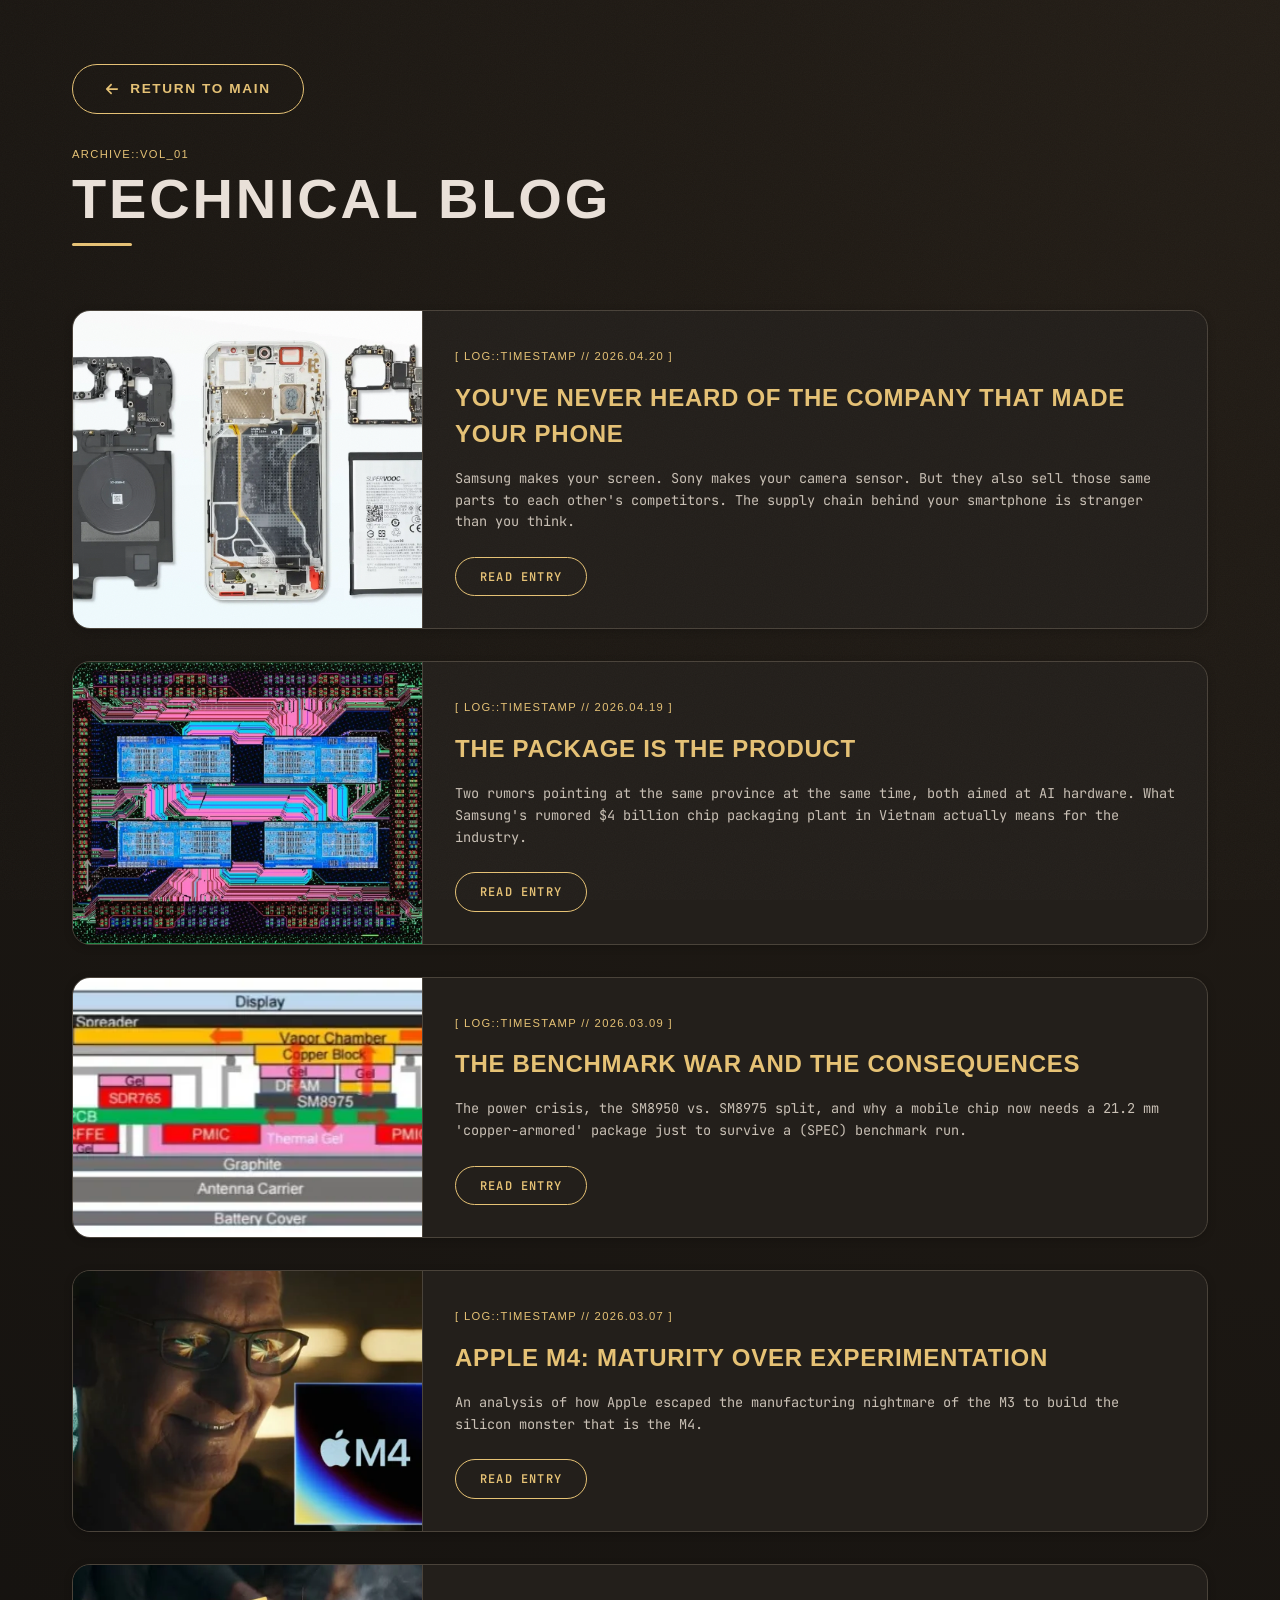
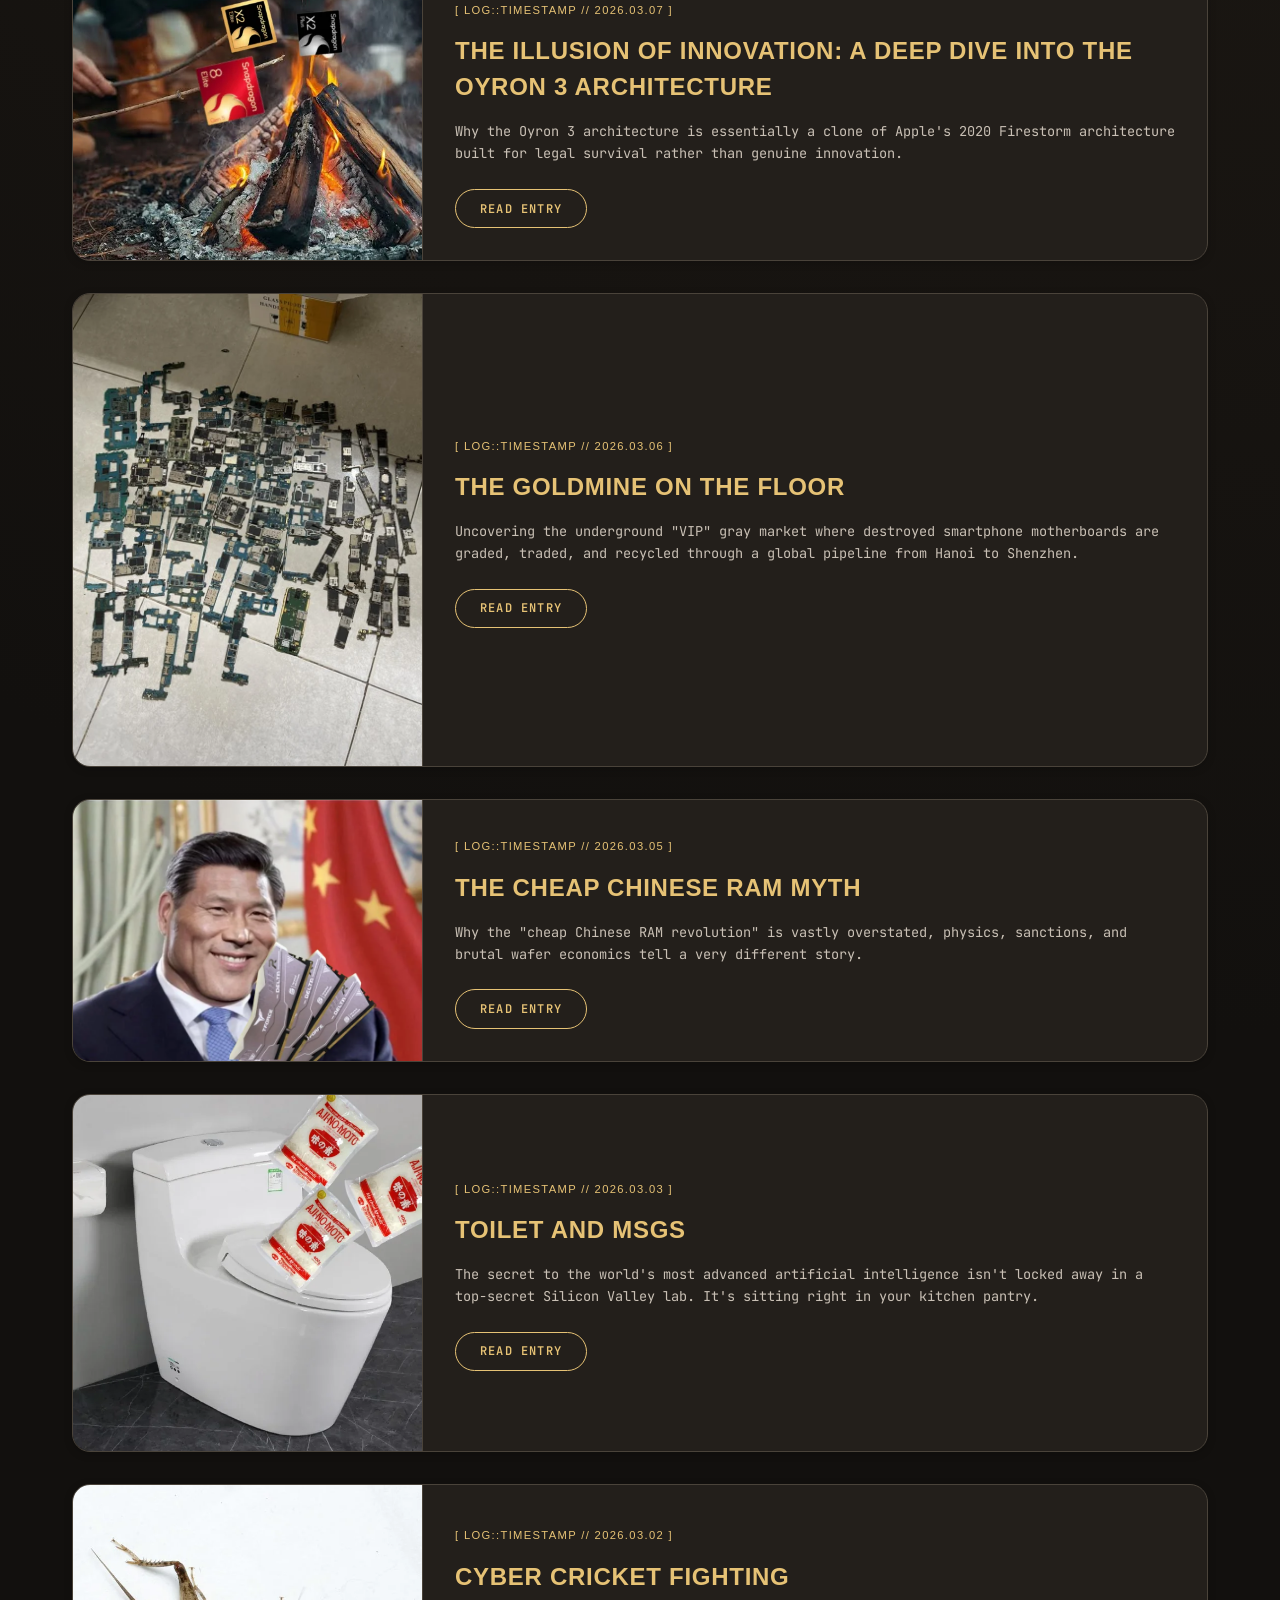
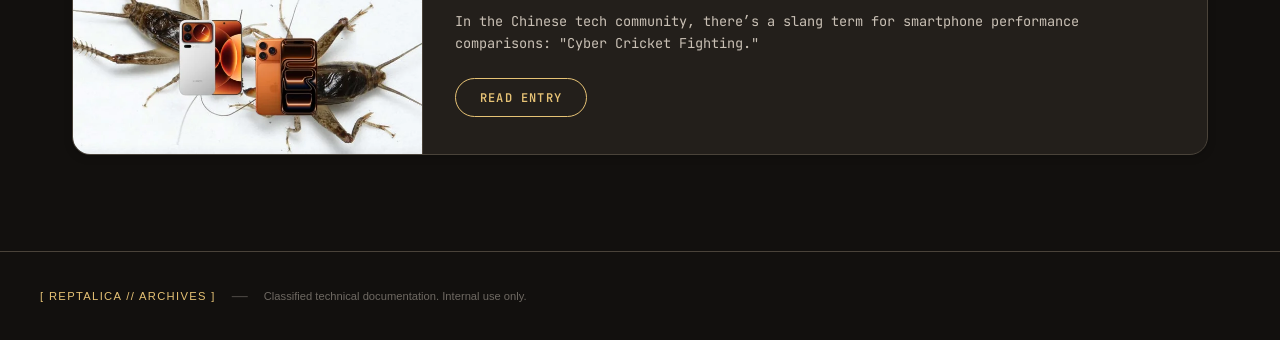
<file: blog.html>
<!DOCTYPE html>
<html lang="en">

<head>
    <meta charset="UTF-8">
    <meta name="viewport" content="width=device-width, initial-scale=1.0">
    <title>Blog — Reptalica</title>
    <meta name="description" content="Reptalica — Blog and Technical Archives">

    <!-- Open Graph -->
    <meta property="og:title" content="[SYS::REPTALICA_ARCHIVES]">
    <meta property="og:description" content="Reptalica — Blog and Technical Archives">
    <meta property="og:image" content="https://reptalica.netlify.app/assets/optimized/toilet-and-msgs.png">
    <meta property="og:url" content="https://reptalica.netlify.app/blog.html">
    <meta property="og:type" content="website">
    <meta name="twitter:card" content="summary_large_image">
    <meta name="twitter:title" content="[SYS::REPTALICA_ARCHIVES]">
    <meta name="twitter:description" content="Reptalica — Blog and Technical Archives">
    <meta name="twitter:image" content="https://reptalica.netlify.app/assets/optimized/toilet-and-msgs.png">

    <link rel="canonical" href="https://reptalica.netlify.app/blog.html">
    <link rel="alternate" type="application/rss+xml" title="Reptalica Blog" href="feed.xml">
    <link rel="icon" type="image/png" href="assets/favicon.png">

    <!-- Fonts (non-render-blocking) -->
    <link rel="preconnect" href="https://fonts.googleapis.com">
    <link rel="preconnect" href="https://fonts.gstatic.com" crossorigin>
    <link rel="preload" as="style"
        href="https://fonts.googleapis.com/css2?family=Google+Sans:wght@400;500;700&family=JetBrains+Mono:wght@400;500;700&display=swap">
    <link
        href="https://fonts.googleapis.com/css2?family=Google+Sans:wght@400;500;700&family=JetBrains+Mono:wght@400;500;700&display=swap"
        rel="stylesheet" media="print" onload="this.media='all'">
    <link href="https://fonts.googleapis.com/icon?family=Material+Icons+Round" rel="stylesheet">

    <link rel="stylesheet" href="style.css">

    <style>
        .blog-list {
            display: flex;
            flex-direction: column;
            gap: 2rem;
        }

        .blog-item {
            display: grid;
            grid-template-columns: 350px 1fr;
            gap: 0;
            background: var(--md-sys-color-surface-container);
            border: 1px solid var(--md-sys-color-outline-variant);
            border-radius: var(--shape-corner-xl);
            transition: all var(--motion-duration-medium) var(--motion-easing-standard);
            text-decoration: none;
            overflow: hidden;
            box-shadow: 0 2px 8px rgba(0, 0, 0, 0.2);
        }

        .blog-item:hover {
            border-color: var(--md-sys-color-primary);
            transform: translateY(-4px) translateX(8px);
            box-shadow: 0 12px 32px rgba(0, 0, 0, 0.3), 0 0 0 1px var(--md-sys-color-primary);
            background: var(--md-sys-color-surface-container-high);
        }

        .blog-item__image {
            height: 100%;
            min-height: 250px;
            overflow: hidden;
            border-right: 1px solid var(--md-sys-color-outline-variant);
        }

        .blog-item__image img {
            width: 100%;
            height: 100%;
            object-fit: cover;
            transition: transform 0.4s var(--motion-easing-standard);
        }

        .blog-item:hover .blog-item__image img {
            transform: scale(1.05);
        }

        .blog-item__content {
            padding: 2rem;
            display: flex;
            flex-direction: column;
            justify-content: center;
        }

        .blog-item__date {
            margin-bottom: 0.8rem;
        }

        .blog-item__title {
            font-family: var(--font-family-base);
            font-size: 1.5rem;
            font-weight: 700;
            color: var(--md-sys-color-primary);
            letter-spacing: 0.03em;
            margin-bottom: 1rem;
            text-transform: uppercase;
        }

        .blog-item__excerpt {
            color: var(--md-sys-color-on-surface-variant);
            font-family: var(--font-family-mono);
            font-size: 0.85rem;
            line-height: 1.6;
            margin-bottom: 1.5rem;
        }

        .blog-item__footer .btn {
            display: inline-flex;
            align-items: center;
            gap: 0.5rem;
            padding: 0.6rem 1.5rem;
            border: 1px solid var(--md-sys-color-primary);
            border-radius: var(--shape-corner-full);
            color: var(--md-sys-color-primary);
            font-family: var(--font-family-mono);
            font-size: 0.75rem;
            font-weight: 600;
            letter-spacing: 0.1em;
            text-decoration: none;
            transition: all var(--motion-duration-medium) var(--motion-easing-standard);
        }

        .blog-item__footer .btn:hover {
            background: var(--md-sys-color-primary);
            color: var(--md-sys-color-on-primary);
        }

        @media (max-width: 900px) {
            .blog-item {
                grid-template-columns: 1fr;
            }

            .blog-item__image {
                height: 200px;
                border-right: none;
                border-bottom: 1px solid var(--md-sys-color-outline-variant);
            }
        }
    </style>
</head>

<body>
    <!-- Noise grain overlay -->
    <div class="noise-overlay" aria-hidden="true"></div>

    <section class="section blog" style="padding-top: 4rem; min-height: 100vh; display: flex; flex-direction: column;">
        <div class="section__header" style="margin-bottom: 4rem;">
            <a href="index.html" class="btn btn--primary" style="margin-bottom: 2rem; display: inline-flex;">
                <svg width="14" height="14" viewBox="0 0 448 512" fill="currentColor" style="vertical-align:middle">
                    <path
                        d="M9.4 233.4c-12.5 12.5-12.5 32.8 0 45.3l160 160c12.5 12.5 32.8 12.5 45.3 0s12.5-32.8 0-45.3L109.2 288 416 288c17.7 0 32-14.3 32-32s-14.3-32-32-32l-306.7 0L214.6 118.6c12.5-12.5 12.5-32.8 0-45.3s-32.8-12.5-45.3 0l-160 160z" />
                </svg> RETURN TO MAIN
            </a>
            <span class="label-mono section__tag">ARCHIVE::VOL_01</span>
            <h2 class="section__title">TECHNICAL BLOG</h2>
            <div class="section__line" aria-hidden="true"></div>
        </div>

        <div class="blog-list">
            <!-- Blog Post 9 -->
            <a href="blog/phone-supply-chain.html" class="blog-item">
                <div class="blog-item__image">
                    <img src="blog/FindX9Pro_Internal.webp"
                        alt="A disassembled high-end Android laid flat on a white surface, components spread out like a dissection"
                        loading="lazy">
                </div>
                <div class="blog-item__content">
                    <div class="blog-item__date">
                        <span class="label-mono">[ LOG::TIMESTAMP // 2026.04.20 ]</span>
                    </div>
                    <h3 class="blog-item__title">You've Never Heard of the Company That Made Your Phone</h3>
                    <p class="blog-item__excerpt">
                        Samsung makes your screen. Sony makes your camera sensor. But they also sell those same parts to
                        each other's competitors. The supply chain behind your smartphone is stranger than you think.
                    </p>
                    <div class="blog-item__footer">
                        <span class="btn">READ ENTRY</span>
                    </div>
                </div>
            </a>

            <!-- Blog Post 8 -->
            <a href="blog/samsung-vietnam-packaging.html" class="blog-item">
                <div class="blog-item__image">
                    <img src="blog/epic-if-link.webp"
                        alt="Abstract rendering of EPYC substrate layout tracing Infinity Fabric connections"
                        loading="lazy">
                </div>
                <div class="blog-item__content">
                    <div class="blog-item__date">
                        <span class="label-mono">[ LOG::TIMESTAMP // 2026.04.19 ]</span>
                    </div>
                    <h3 class="blog-item__title">The Package is the Product</h3>
                    <p class="blog-item__excerpt">
                        Two rumors pointing at the same province at the same time, both aimed at AI hardware. What
                        Samsung's rumored $4 billion chip packaging plant in Vietnam actually means for the industry.
                    </p>
                    <div class="blog-item__footer">
                        <span class="btn">READ ENTRY</span>
                    </div>
                </div>
            </a>

            <!-- Blog Post 7 -->
            <a href="blog/snapdragon-8-elite-gen6.html" class="blog-item">
                <div class="blog-item__image">
                    <img src="blog/sm8975-thermal-stack.webp"
                        alt="SM8975 thermal stack cross-section showing copper block and offset DRAM layout"
                        loading="lazy">
                </div>
                <div class="blog-item__content">
                    <div class="blog-item__date">
                        <span class="label-mono">[ LOG::TIMESTAMP // 2026.03.09 ]</span>
                    </div>
                    <h3 class="blog-item__title">The Benchmark War and the Consequences
                    </h3>
                    <p class="blog-item__excerpt">
                        The power crisis, the SM8950 vs. SM8975 split, and why a mobile chip now needs a
                        21.2 mm 'copper-armored' package just to survive a (SPEC) benchmark run.
                    </p>
                    <div class="blog-item__footer">
                        <span class="btn">READ ENTRY</span>
                    </div>
                </div>
            </a>

            <!-- Blog Post 6 -->
            <a href="blog/apple-m4.html" class="blog-item">
                <div class="blog-item__image">
                    <img src="blog/m4-hero.webp" alt="Tim Cook holding an Apple M4 logo" loading="lazy">
                </div>
                <div class="blog-item__content">
                    <div class="blog-item__date">
                        <span class="label-mono">[ LOG::TIMESTAMP // 2026.03.07 ]</span>
                    </div>
                    <h3 class="blog-item__title">Apple M4: Maturity Over Experimentation</h3>
                    <p class="blog-item__excerpt">
                        An analysis of how Apple escaped the manufacturing nightmare of the M3 to build the silicon
                        monster that is the M4.
                    </p>
                    <div class="blog-item__footer">
                        <span class="btn">READ ENTRY</span>
                    </div>
                </div>
            </a>

            <!-- Blog Post 5 -->
            <a href="blog/oyron-3-architecture.html" class="blog-item">
                <div class="blog-item__image">
                    <img src="blog/oyron-fire.webp" alt="Snapdragon Elite chips roasting over a campfire" loading="lazy">
                </div>
                <div class="blog-item__content">
                    <div class="blog-item__date">
                        <span class="label-mono">[ LOG::TIMESTAMP // 2026.03.07 ]</span>
                    </div>
                    <h3 class="blog-item__title">The Illusion of Innovation: A Deep Dive into the Oyron 3 Architecture
                    </h3>
                    <p class="blog-item__excerpt">
                        Why the Oyron 3 architecture is essentially a clone of Apple's 2020 Firestorm architecture built
                        for legal survival rather than genuine innovation.
                    </p>
                    <div class="blog-item__footer">
                        <span class="btn">READ ENTRY</span>
                    </div>
                </div>
            </a>

            <!-- Blog Post 4 -->
            <a href="blog/vip-smartphone-gray-market.html" class="blog-item">
                <div class="blog-item__image">
                    <img src="blog/vip-smartphone-gray-market.webp" alt="The Goldmine on the Floor" loading="lazy">
                </div>
                <div class="blog-item__content">
                    <div class="blog-item__date">
                        <span class="label-mono">[ LOG::TIMESTAMP // 2026.03.06 ]</span>
                    </div>
                    <h3 class="blog-item__title">The Goldmine on the Floor</h3>
                    <p class="blog-item__excerpt">
                        Uncovering the underground "VIP" gray market where destroyed smartphone
                        motherboards are graded, traded, and recycled through a global pipeline
                        from Hanoi to Shenzhen.
                    </p>
                    <div class="blog-item__footer">
                        <span class="btn">READ ENTRY</span>
                    </div>
                </div>
            </a>

            <!-- Blog Post 3 -->
            <a href="blog/cheap_chinese_ram_myth.html" class="blog-item">
                <div class="blog-item__image">
                    <img src="blog/cheap_chinese_ram_myth.webp" alt="The Cheap Chinese RAM Myth" loading="lazy">
                </div>
                <div class="blog-item__content">
                    <div class="blog-item__date">
                        <span class="label-mono">[ LOG::TIMESTAMP // 2026.03.05 ]</span>
                    </div>
                    <h3 class="blog-item__title">The Cheap Chinese RAM Myth</h3>
                    <p class="blog-item__excerpt">
                        Why the "cheap Chinese RAM revolution" is vastly overstated, physics, sanctions,
                        and brutal wafer economics tell a very different story.
                    </p>
                    <div class="blog-item__footer">
                        <span class="btn">READ ENTRY</span>
                    </div>
                </div>
            </a>

            <!-- Blog Post 2 -->
            <a href="blog/toilet-and-msgs.html" class="blog-item">
                <div class="blog-item__image">
                    <img src="assets/optimized/toilet-and-msgs.webp" alt="Toilet and MSGs" loading="lazy">
                </div>
                <div class="blog-item__content">
                    <div class="blog-item__date">
                        <span class="label-mono">[ LOG::TIMESTAMP // 2026.03.03 ]</span>
                    </div>
                    <h3 class="blog-item__title">Toilet and MSGs</h3>
                    <p class="blog-item__excerpt">
                        The secret to the world's most advanced artificial intelligence isn't locked away in a
                        top-secret Silicon Valley lab. It's sitting right in your kitchen pantry.
                    </p>
                    <div class="blog-item__footer">
                        <span class="btn">READ ENTRY</span>
                    </div>
                </div>
            </a>

            <!-- Blog Post 1 -->
            <a href="blog/cyber-cricket-fighting.html" class="blog-item">
                <div class="blog-item__image">
                    <img src="assets/optimized/cyber-cricket.webp" alt="Cyber Cricket Fighting" loading="lazy">
                </div>
                <div class="blog-item__content">
                    <div class="blog-item__date">
                        <span class="label-mono">[ LOG::TIMESTAMP // 2026.03.02 ]</span>
                    </div>
                    <h3 class="blog-item__title">Cyber Cricket Fighting</h3>
                    <p class="blog-item__excerpt">
                        In the Chinese tech community, there’s a slang term for smartphone performance comparisons:
                        "Cyber Cricket Fighting."
                    </p>
                    <div class="blog-item__footer">
                        <span class="btn">READ ENTRY</span>
                    </div>
                </div>
            </a>
        </div>
    </section>

    <footer class="footer">
        <div class="footer__inner">
            <span class="label-mono">[ REPTALICA // ARCHIVES ]</span>
            <span class="footer__sep" aria-hidden="true">—</span>
            <span class="footer__disclaimer">Classified technical documentation. Internal use only.</span>
        </div>
    </footer>

    <script src="script.js"></script>
</body>

</html>
</file>
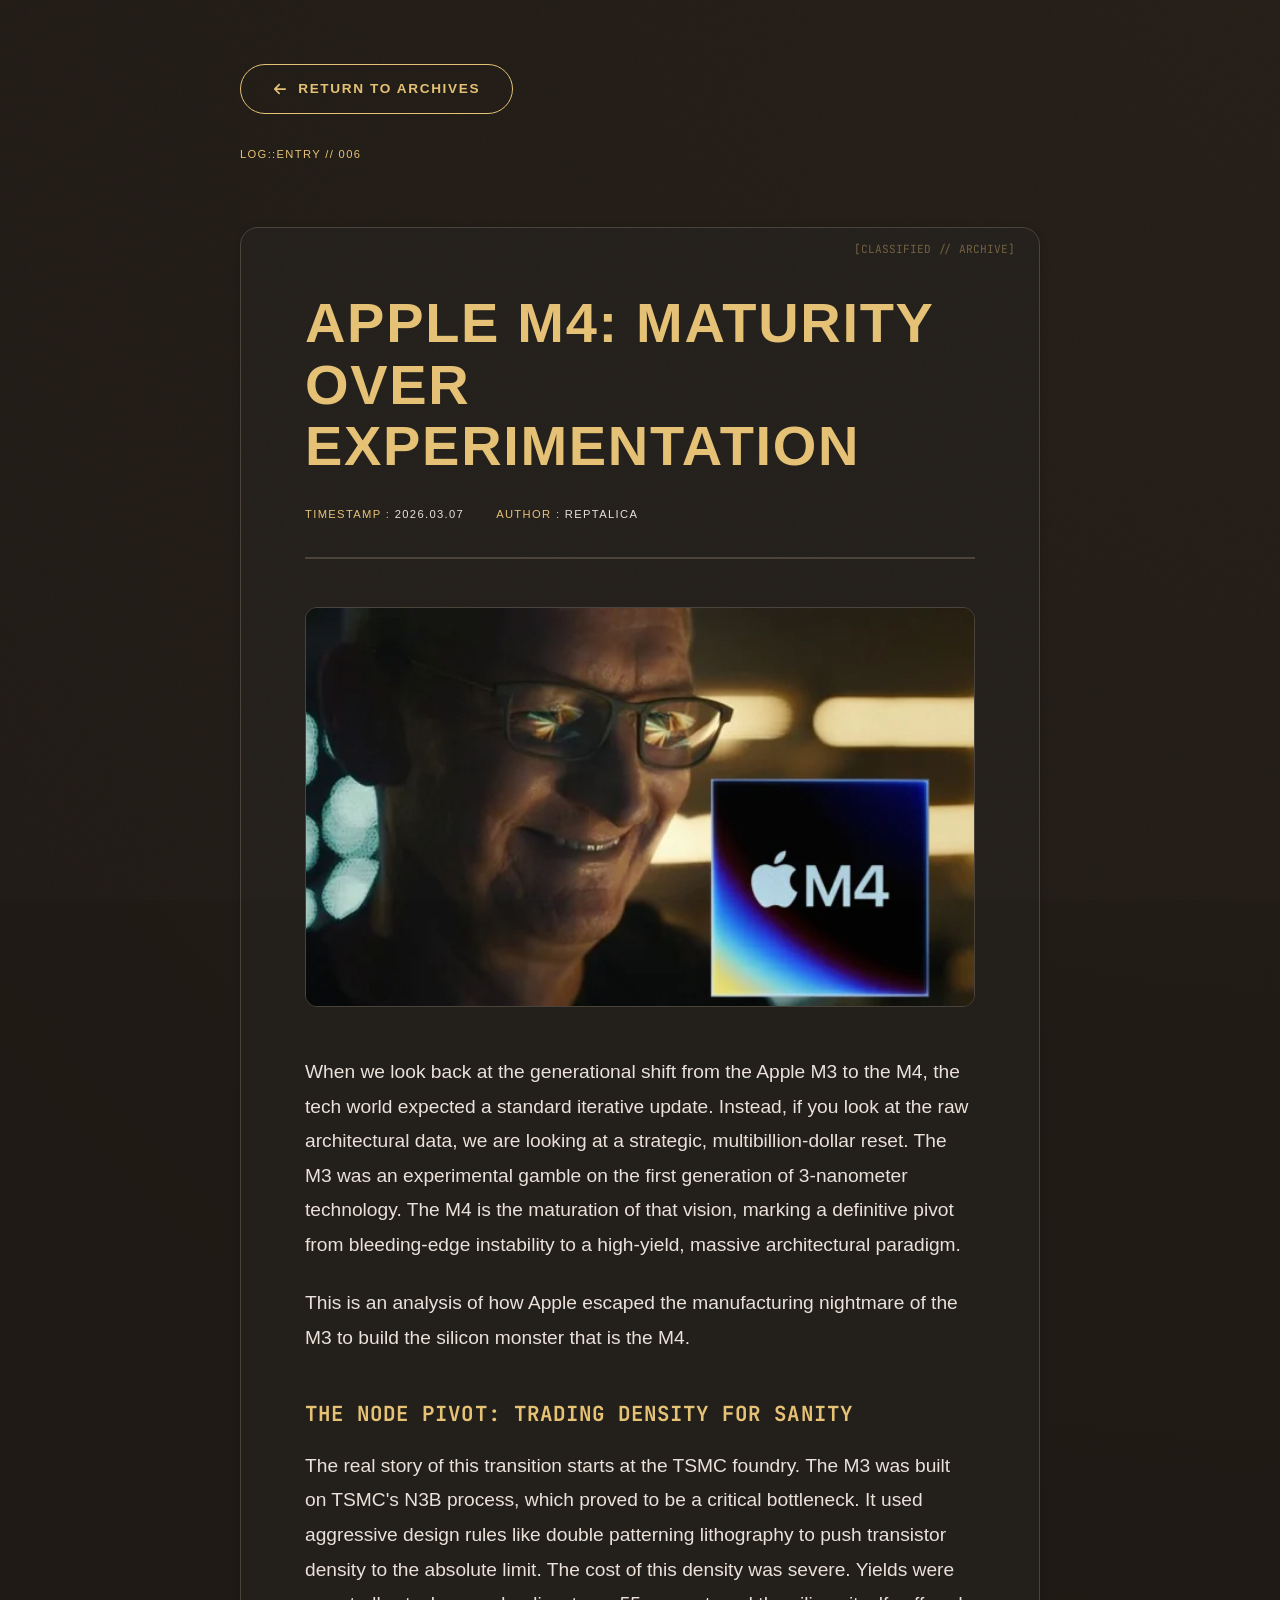
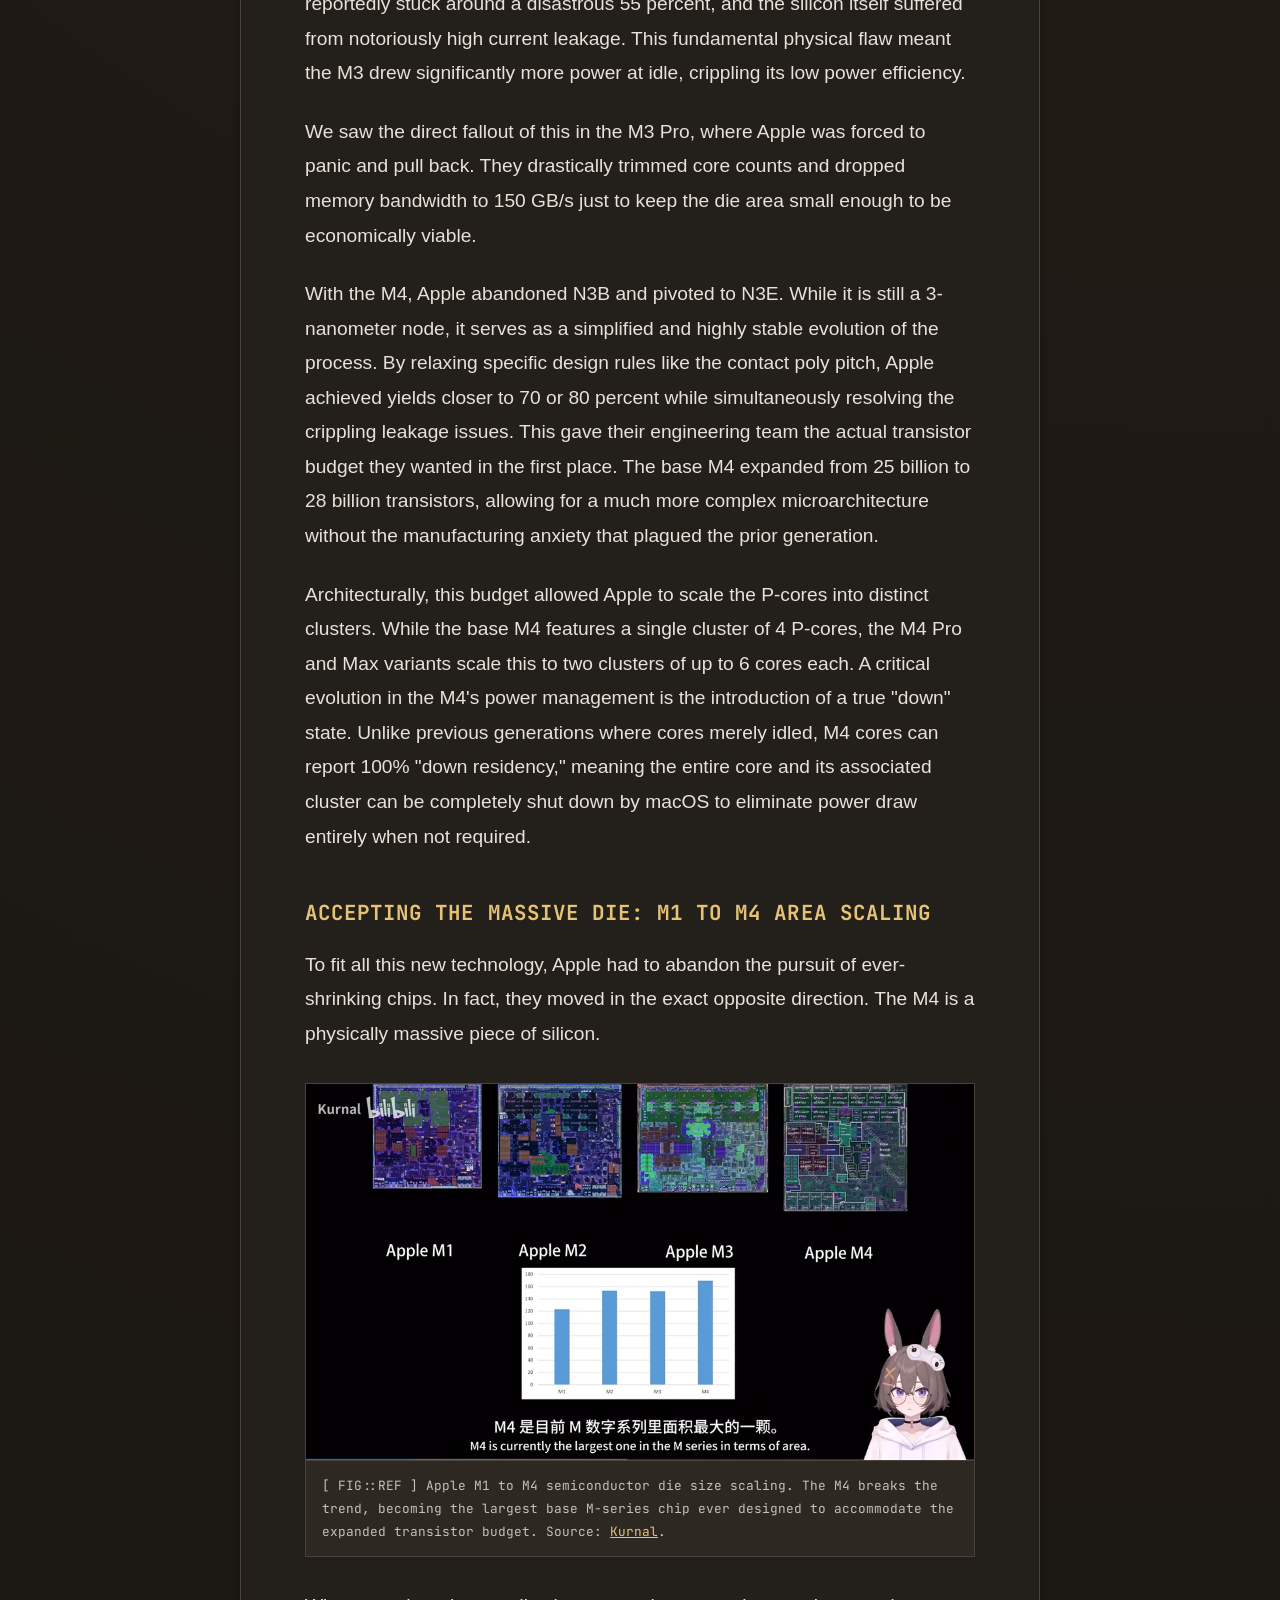
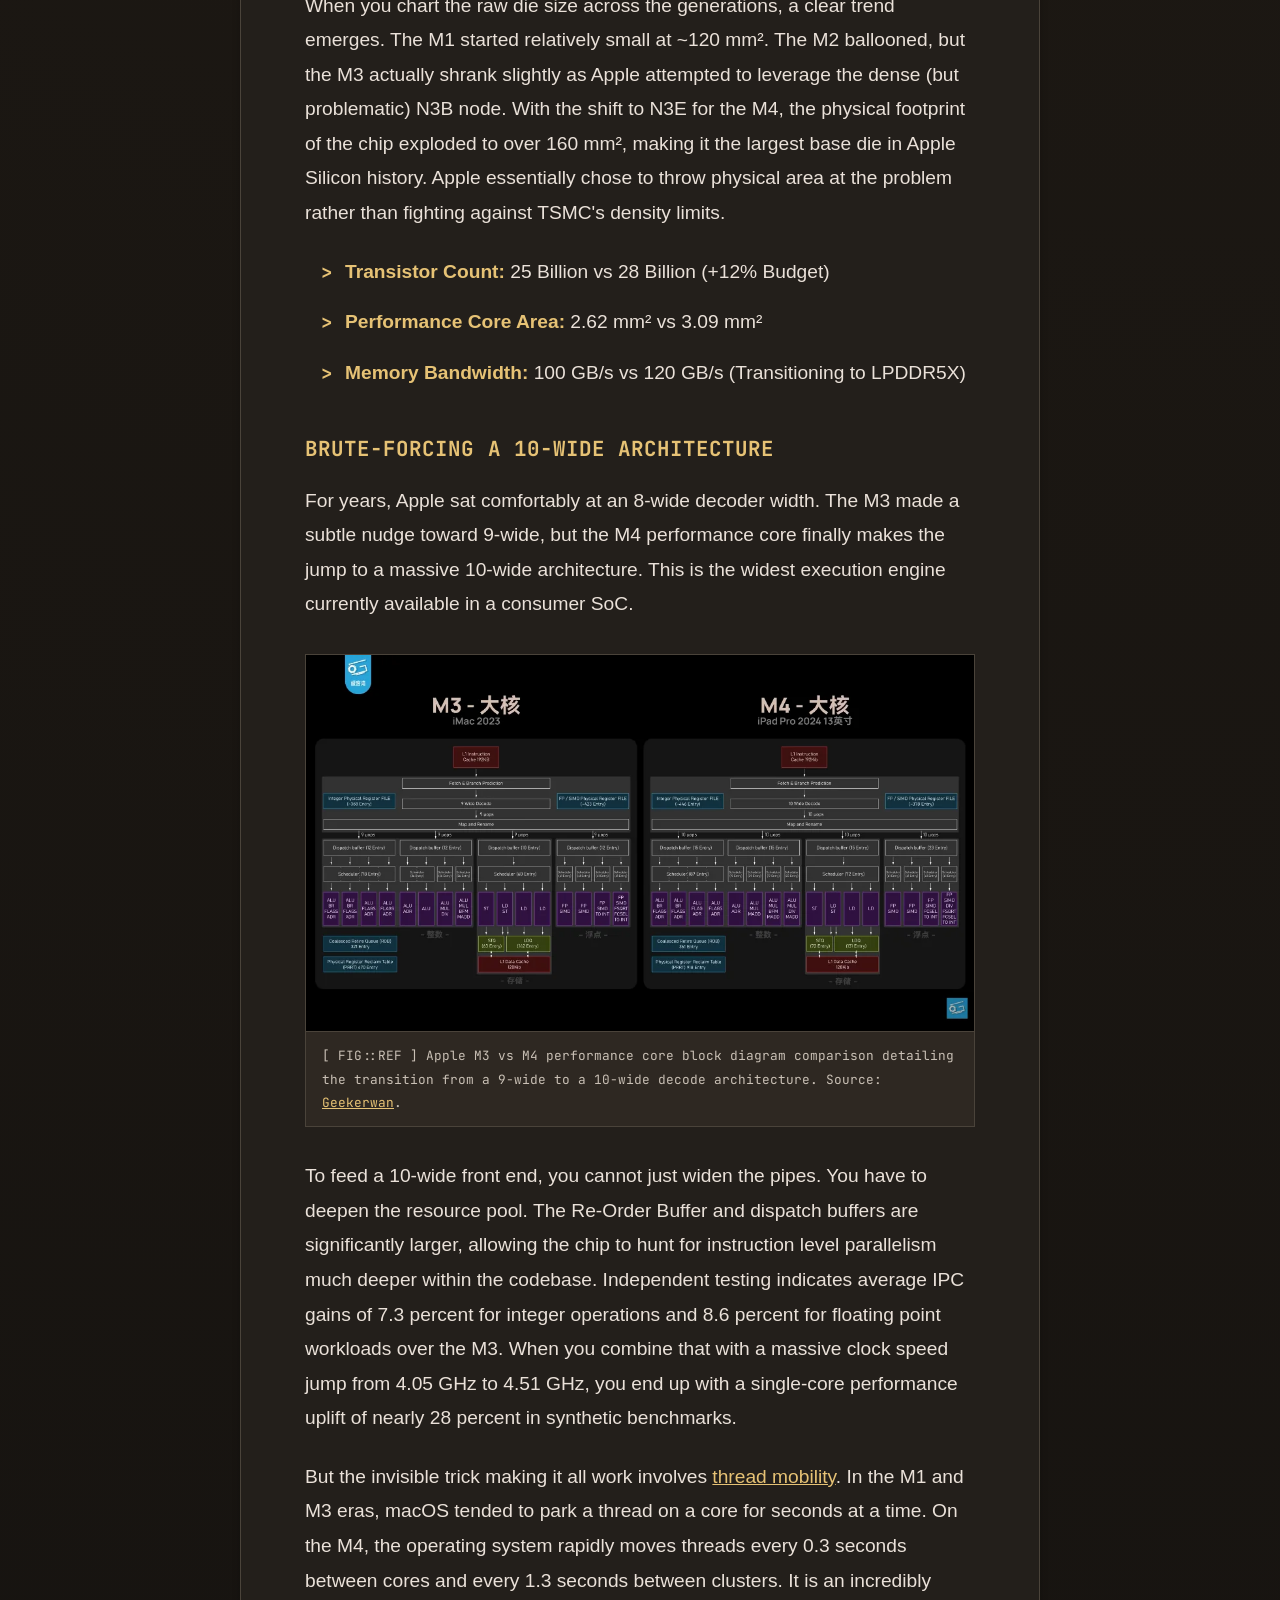
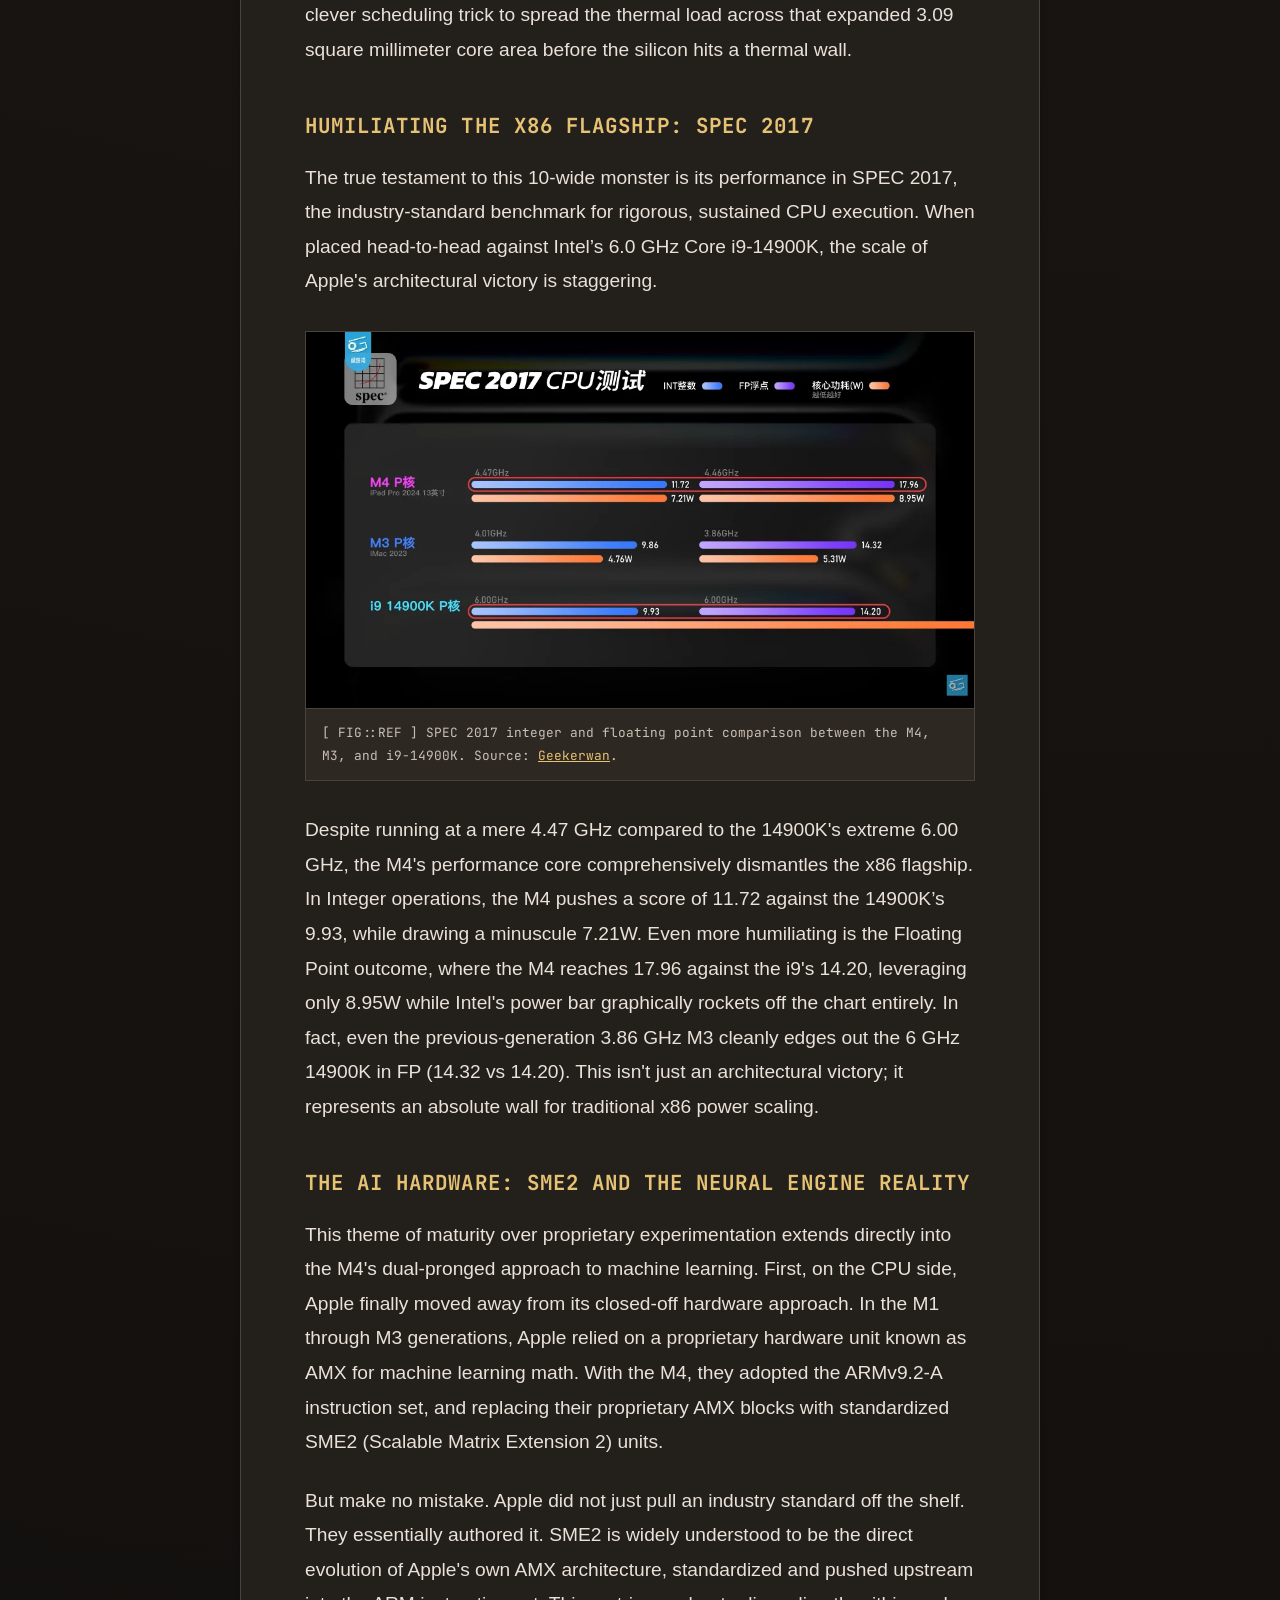
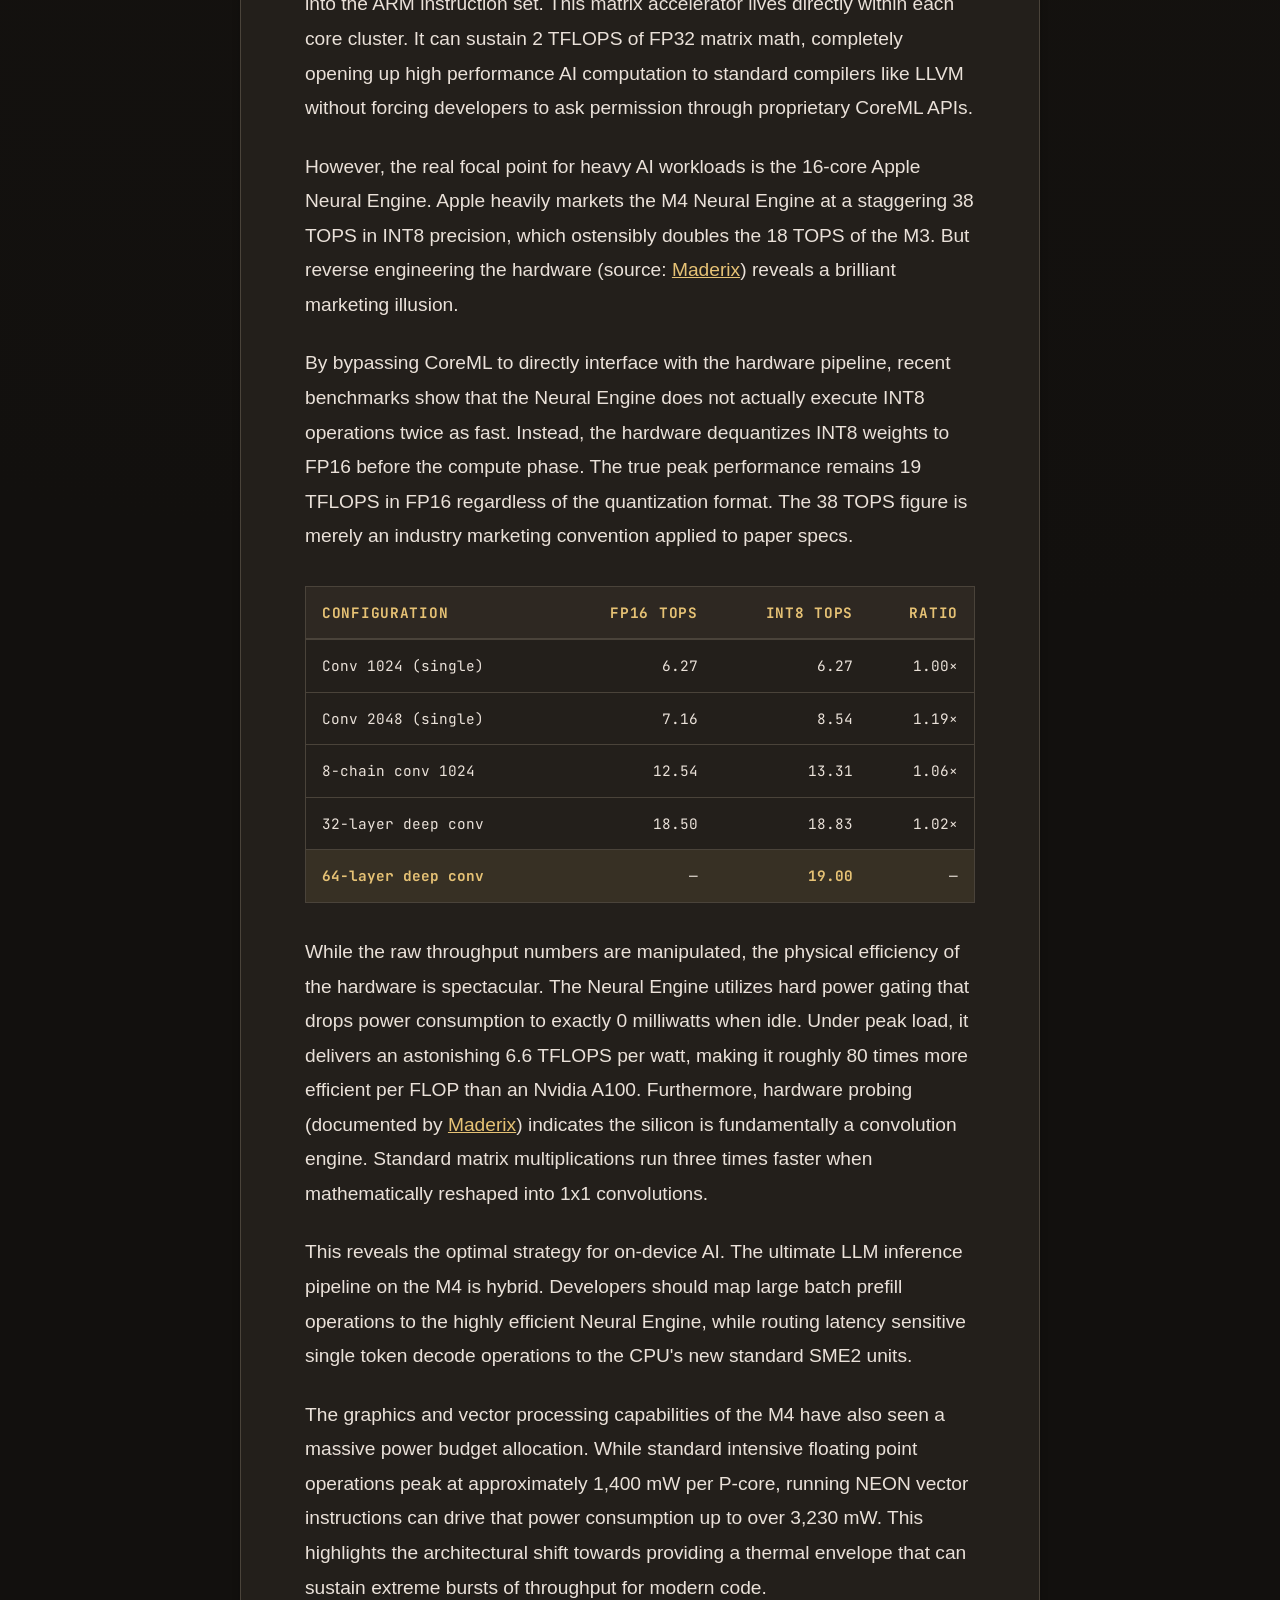
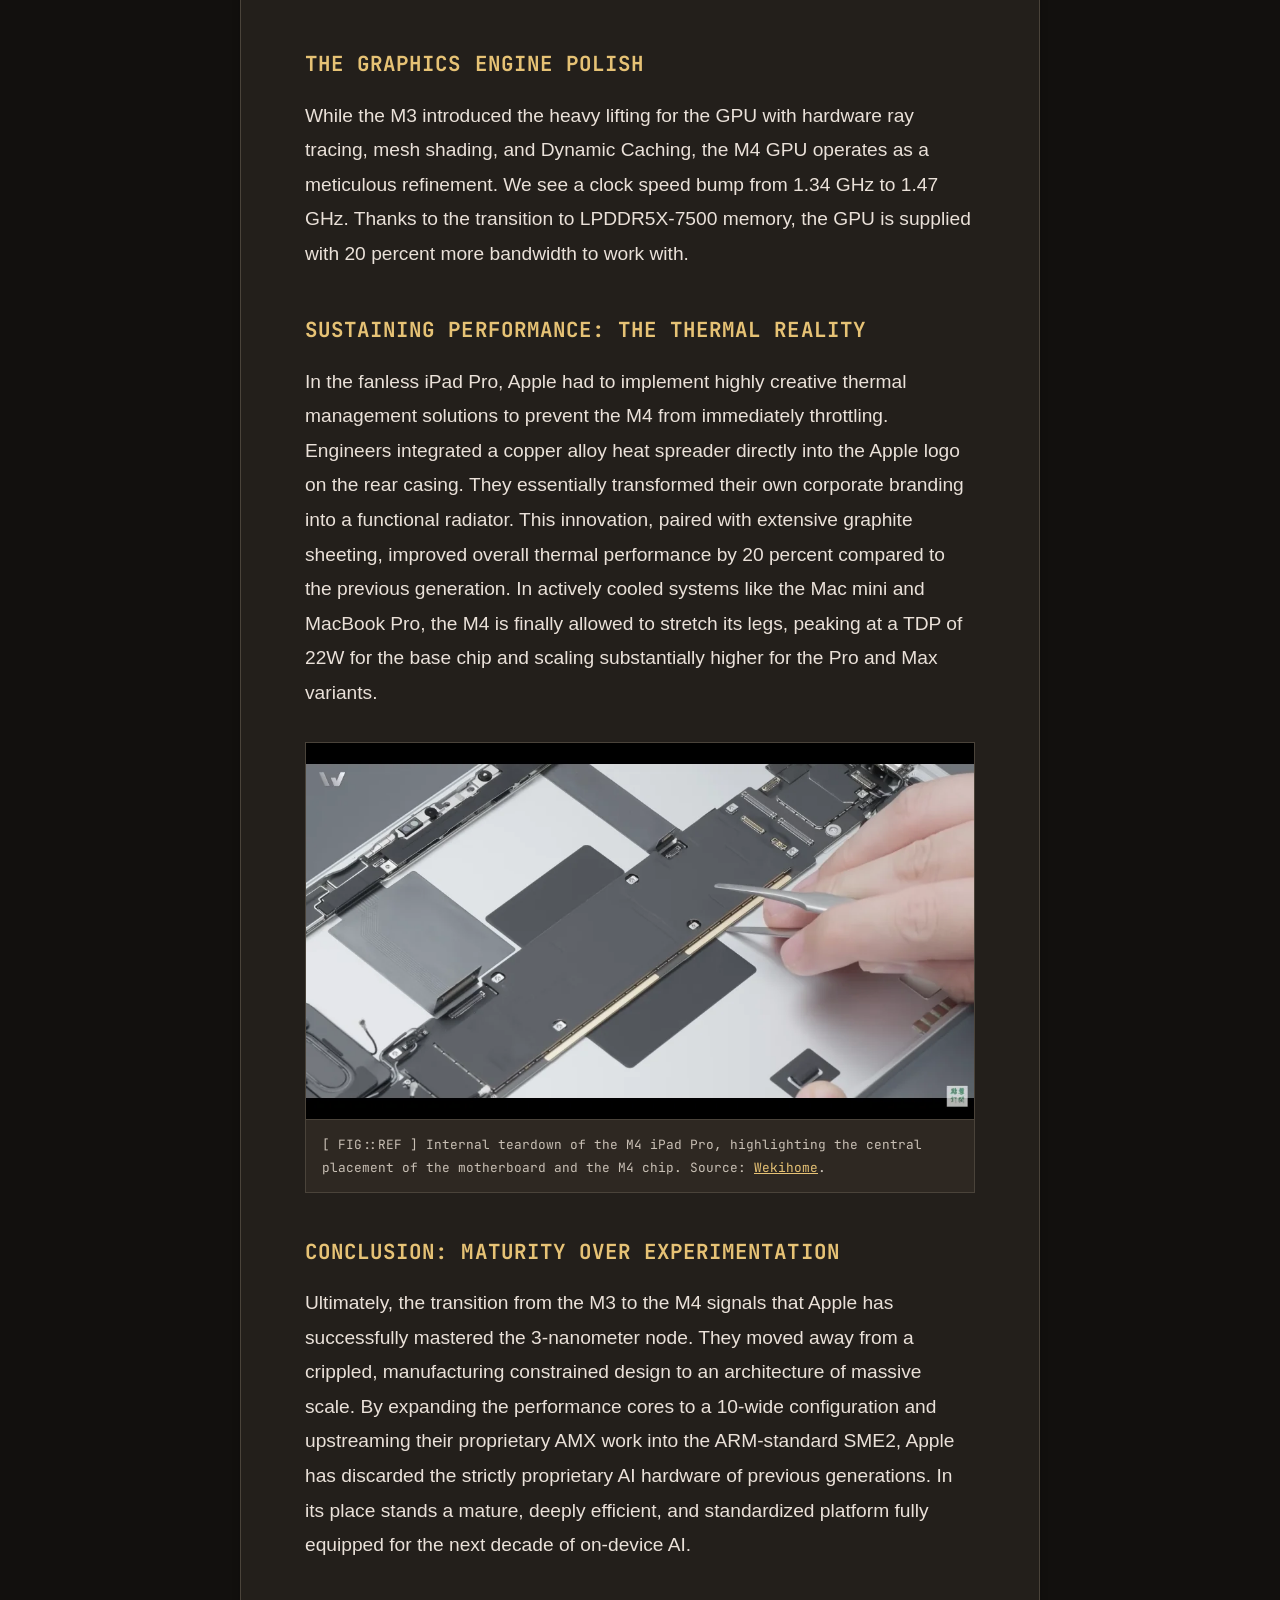
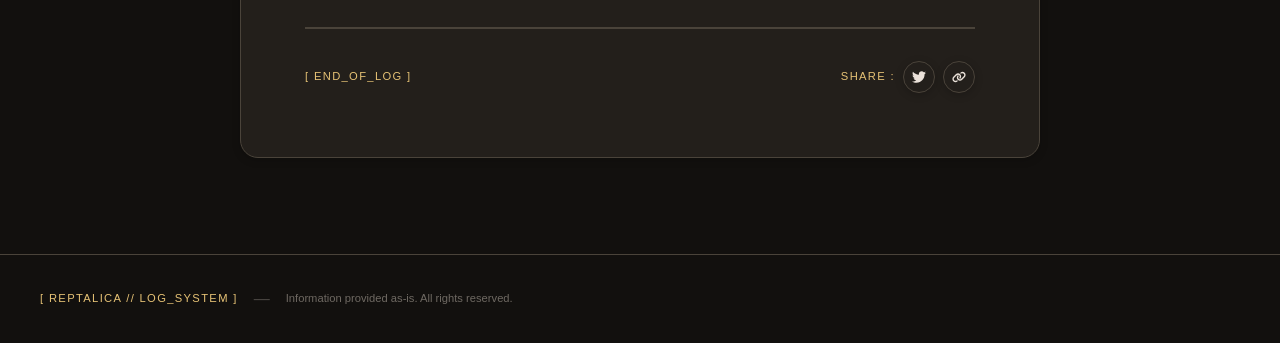
<file: blog/apple-m4.html>
<!DOCTYPE html>
<html lang="en">

<head>
    <meta charset="UTF-8">
    <meta name="viewport" content="width=device-width, initial-scale=1.0">
    <title>Apple M4: Maturity Over Experimentation — Reptalica</title>
    <meta name="description"
        content="An analysis of how Apple escaped the manufacturing nightmare of the M3 to build the silicon monster that is the M4.">

    <!-- Open Graph -->
    <meta property="og:title" content="Apple M4: Maturity Over Experimentation - Reptalica">
    <meta property="og:description"
        content="An analysis of how Apple escaped the manufacturing nightmare of the M3 to build the silicon monster that is the M4.">
    <meta property="og:image" content="https://reptalica.netlify.app/blog/m4-hero.png">
    <meta property="og:url" content="https://reptalica.netlify.app/blog/apple-m4.html">
    <meta property="og:type" content="article">
    <meta name="twitter:card" content="summary_large_image">
    <meta name="twitter:title" content="Apple M4: Maturity Over Experimentation - Reptalica">
    <meta name="twitter:description"
        content="An analysis of how Apple escaped the manufacturing nightmare of the M3 to build the silicon monster that is the M4.">
    <meta name="twitter:image" content="https://reptalica.netlify.app/blog/m4-hero.png">

    <link rel="canonical" href="https://reptalica.netlify.app/blog/apple-m4.html">
    <link rel="alternate" type="application/rss+xml" title="Reptalica Blog" href="../feed.xml">
    <link rel="icon" type="image/png" href="../assets/favicon.png">

    <!-- Fonts (non-render-blocking) -->
    <link rel="preconnect" href="https://fonts.googleapis.com">
    <link rel="preconnect" href="https://fonts.gstatic.com" crossorigin>
    <link rel="preload" as="style"
        href="https://fonts.googleapis.com/css2?family=Google+Sans:wght@400;500;700&family=JetBrains+Mono:wght@400;500;700&display=swap">
    <link
        href="https://fonts.googleapis.com/css2?family=Google+Sans:wght@400;500;700&family=JetBrains+Mono:wght@400;500;700&display=swap"
        rel="stylesheet" media="print" onload="this.media='all'">
    <link href="https://fonts.googleapis.com/icon?family=Material+Icons+Round" rel="stylesheet">

    <link rel="stylesheet" href="../style.css">

    <style>
        .post {
            max-width: 800px;
            margin: 0 auto;
            background: var(--md-sys-color-surface-container);
            border: 1px solid var(--md-sys-color-outline-variant);
            border-radius: var(--shape-corner-xl);
            box-shadow: 0 2px 8px rgba(0, 0, 0, 0.2);
            padding: 4rem;
            position: relative;
        }

        .post::before {
            content: '[CLASSIFIED // ARCHIVE]';
            position: absolute;
            top: 0.8rem;
            right: 1.5rem;
            font-family: var(--font-family-mono);
            font-size: 0.7rem;
            color: var(--md-sys-color-primary);
            opacity: 0.4;
        }

        .post__header {
            margin-bottom: 3rem;
            border-bottom: 2px solid var(--md-sys-color-outline-variant);
            padding-bottom: 2rem;
        }

        .post__title {
            font-family: var(--font-family-base);
            font-size: clamp(2.5rem, 6vw, 3.5rem);
            font-weight: 700;
            color: var(--md-sys-color-primary);
            letter-spacing: 0.03em;
            line-height: 1.1;
            margin-bottom: 1.5rem;
            text-transform: uppercase;
        }

        .post__meta {
            display: flex;
            gap: 2rem;
            flex-wrap: wrap;
        }

        .post__image {
            width: 100%;
            height: 400px;
            margin-bottom: 3rem;
            border: 1px solid var(--md-sys-color-outline-variant);
            border-radius: var(--shape-corner-m);
            overflow: hidden;
        }

        .post__image img {
            width: 100%;
            height: 100%;
            object-fit: cover;
        }

        .post__content {
            font-family: var(--font-family-base);
            font-size: 1.2rem;
            line-height: 1.8;
            color: var(--md-sys-color-on-surface);
        }

        .post__content p {
            margin-bottom: 1.5rem;
        }

        .post__content h3 {
            font-family: var(--font-family-mono);
            color: var(--md-sys-color-primary);
            font-size: 1.3rem;
            margin: 2.5rem 0 1rem 0;
            text-transform: uppercase;
            letter-spacing: 0.05em;
        }

        .post__content blockquote {
            border-left: 3px solid var(--md-sys-color-primary);
            padding: 1rem 2rem;
            background: rgba(230, 194, 117, 0.1);
            font-style: italic;
            margin: 2rem 0;
            clip-path: var(--shape-corner-m);
        }

        .post__content ul {
            margin: 1rem 0 1.5rem 1.5rem;
            list-style: none;
        }

        .post__content ul li {
            margin-bottom: 1rem;
            padding-left: 1rem;
            position: relative;
        }

        .post__content ul li::before {
            content: '>';
            position: absolute;
            left: -0.5rem;
            color: var(--md-sys-color-primary);
            font-family: var(--font-family-mono);
            font-weight: 700;
        }

        .post__content .content-image {
            width: 100%;
            margin: 2rem 0;
            border: 1px solid var(--md-sys-color-outline-variant);
            clip-path: var(--shape-corner-m);
            overflow: hidden;
        }

        .post__content .content-image img {
            width: 100%;
            height: auto;
            display: block;
        }

        .post__content .content-image figcaption {
            font-family: var(--font-family-mono);
            font-size: 0.8rem;
            color: var(--md-sys-color-on-surface-variant);
            padding: 0.8rem 1rem;
            background: var(--md-sys-color-surface-container-high);
            border-top: 1px solid var(--md-sys-color-outline-variant);
        }

        .post__content strong {
            color: var(--md-sys-color-primary);
        }

        .post__content code {
            font-family: var(--font-family-mono);
            font-size: 0.95em;
            background: var(--md-sys-color-surface-container-high);
            padding: 0.15em 0.4em;
            border: 1px solid var(--md-sys-color-outline-variant);
            color: var(--md-sys-color-primary);
        }

        .post__content table {
            width: 100%;
            border-collapse: collapse;
            margin: 2rem 0;
            font-family: var(--font-family-mono);
            font-size: 0.9rem;
            border: 1px solid var(--md-sys-color-outline-variant);
        }

        .post__content table th {
            background: var(--md-sys-color-surface-container-high);
            color: var(--md-sys-color-primary);
            text-align: left;
            padding: 0.8rem 1rem;
            border-bottom: 2px solid var(--md-sys-color-outline-variant);
            text-transform: uppercase;
            letter-spacing: 0.05em;
        }

        .post__content table td {
            padding: 0.8rem 1rem;
            border-bottom: 1px solid var(--md-sys-color-outline-variant);
            color: var(--md-sys-color-on-surface);
        }

        .post__content table tr:last-child td {
            border-bottom: none;
            background: rgba(230, 194, 117, 0.1);
        }

        .post__content table tr:last-child td strong {
            color: var(--md-sys-color-primary);
        }

        .post__footer {
            margin-top: 4rem;
            padding-top: 2rem;
            border-top: 2px solid var(--md-sys-color-outline-variant);
        }

        @media (max-width: 768px) {
            .post {
                padding: 2rem 1.2rem;
                clip-path: none;
                border-left: none;
                border-right: none;
            }

            .post__title {
                font-size: clamp(1.6rem, 5vw, 2.5rem);
                word-break: break-word;
                overflow-wrap: break-word;
            }

            .post__content table {
                display: block;
                overflow-x: auto;
                -webkit-overflow-scrolling: touch;
                white-space: nowrap;
                font-size: 0.75rem;
            }

            .post__content table th,
            .post__content table td {
                padding: 0.6rem 0.7rem;
            }
        }
    </style>
</head>

<body>
    <!-- Noise grain overlay -->
    <div class="noise-overlay" aria-hidden="true"></div>

    <section class="section" style="padding-top: 4rem; min-height: 100vh;">
        <div class="section__header" style="max-width: 800px; margin: 0 auto 4rem auto;">
            <a href="../blog.html" class="btn btn--primary" style="margin-bottom: 2rem; display: inline-flex;">
                <svg width="14" height="14" viewBox="0 0 448 512" fill="currentColor" style="vertical-align:middle">
                    <path
                        d="M9.4 233.4c-12.5 12.5-12.5 32.8 0 45.3l160 160c12.5 12.5 32.8 12.5 45.3 0s12.5-32.8 0-45.3L109.2 288 416 288c17.7 0 32-14.3 32-32s-14.3-32-32-32l-306.7 0L214.6 118.6c12.5-12.5 12.5-32.8 0-45.3s-32.8-12.5-45.3 0l-160 160z" />
                </svg> RETURN TO ARCHIVES
            </a>
            <span class="label-mono section__tag">LOG::ENTRY // 006</span>
        </div>

        <article class="post">
            <header class="post__header">
                <h1 class="post__title">Apple M4: Maturity Over Experimentation</h1>
                <div class="post__meta">
                    <div class="meta-item">
                        <span class="label-mono">TIMESTAMP :</span>
                        <span class="label-mono" style="color: var(--md-sys-color-on-surface);">2026.03.07</span>
                    </div>
                    <div class="meta-item">
                        <span class="label-mono">AUTHOR :</span>
                        <span class="label-mono" style="color: var(--md-sys-color-on-surface);">REPTALICA</span>
                    </div>
                </div>
            </header>

            <div class="post__image" id="post-hero-image">
                <img src="m4-hero.webp" alt="Tim Cook holding an Apple M4 logo" loading="lazy">
            </div>

            <div class="post__content">
                <p>When we look back at the generational shift from the Apple M3 to the M4, the tech world expected a
                    standard iterative update. Instead, if you look at the raw architectural data, we are looking at a
                    strategic, multibillion-dollar reset. The M3 was an experimental gamble on the first generation of
                    3-nanometer technology. The M4 is the maturation of that vision, marking a definitive pivot from
                    bleeding-edge instability to a high-yield, massive architectural paradigm.</p>

                <p>This is an analysis of how Apple escaped the manufacturing nightmare of the M3 to build the silicon
                    monster that is the M4.</p>

                <h3>The Node Pivot: Trading Density for Sanity</h3>

                <p>The real story of this transition starts at the TSMC foundry. The M3 was built on TSMC's N3B process,
                    which proved to be a critical bottleneck. It used aggressive design rules like double patterning
                    lithography to push transistor density to the absolute limit. The cost of this density was severe.
                    Yields were reportedly stuck around a disastrous 55 percent, and the silicon itself suffered from
                    notoriously high current leakage. This fundamental physical flaw meant the M3 drew significantly
                    more power at idle, crippling its low power efficiency.</p>

                <p>We saw the direct fallout of this in the M3 Pro, where Apple was forced to panic and pull back. They
                    drastically trimmed core counts and dropped memory bandwidth to 150 GB/s just to keep the die area
                    small enough to be economically viable.</p>

                <p>With the M4, Apple abandoned N3B and pivoted to N3E. While it is still a 3-nanometer node, it serves
                    as a simplified and highly stable evolution of the process. By relaxing specific design rules like
                    the contact poly pitch, Apple achieved yields closer to 70 or 80 percent while simultaneously
                    resolving the crippling leakage issues. This gave their engineering team the actual transistor
                    budget they wanted in the first place. The base M4 expanded from 25 billion to 28 billion
                    transistors, allowing for a much more complex microarchitecture without the manufacturing anxiety
                    that plagued the prior generation.</p>

                <p>Architecturally, this budget allowed Apple to scale the P-cores into distinct clusters. While the
                    base M4 features a single cluster of 4 P-cores, the M4 Pro and Max variants scale this to two
                    clusters of up to 6 cores each. A critical evolution in the M4's power management is the
                    introduction of a true "down" state. Unlike previous generations where cores merely idled, M4 cores
                    can report 100% "down residency," meaning the entire core and its associated cluster can be
                    completely shut down by macOS to eliminate power draw entirely when not required.</p>

                <h3>Accepting The Massive Die: M1 to M4 Area Scaling</h3>

                <p>To fit all this new technology, Apple had to abandon the pursuit of ever-shrinking chips. In fact,
                    they moved in the exact opposite direction. The M4 is a physically massive piece of silicon.</p>

                <figure class="content-image">
                    <img src="m1-m4-diesize.webp" alt="M1 to M4 semiconductor die size comparison chart" loading="lazy">
                    <figcaption>[ FIG::REF ] Apple M1 to M4 semiconductor die size scaling. The M4 breaks the trend,
                        becoming the largest base M-series chip ever designed to accommodate the expanded transistor
                        budget. Source: <a href="https://www.bilibili.com/video/BV1CRPHzfEWK" target="_blank"
                            rel="noopener noreferrer" style="color: var(--md-sys-color-primary);">Kurnal</a>.
                    </figcaption>
                </figure>

                <p>When you chart the raw die size across the generations, a clear trend emerges. The M1 started
                    relatively small at ~120 mm&sup2;. The M2 ballooned, but the M3 actually shrank slightly as Apple
                    attempted to leverage the dense (but problematic) N3B node. With the shift to N3E for the M4, the
                    physical footprint of the chip exploded to over 160 mm&sup2;, making it the largest base die in
                    Apple Silicon history. Apple essentially chose to throw physical area at the problem rather than
                    fighting against TSMC's density limits.</p>

                <ul>
                    <li><strong>Transistor Count:</strong> 25 Billion vs 28 Billion (+12% Budget)</li>
                    <li><strong>Performance Core Area:</strong> 2.62 mm&sup2; vs 3.09 mm&sup2;</li>
                    <li><strong>Memory Bandwidth:</strong> 100 GB/s vs 120 GB/s (Transitioning to LPDDR5X)</li>
                </ul>

                <h3>Brute-Forcing a 10-Wide Architecture</h3>

                <p>For years, Apple sat comfortably at an 8-wide decoder width. The M3 made a subtle nudge toward
                    9-wide, but the M4 performance core finally makes the jump to a massive 10-wide architecture. This
                    is the widest execution engine currently available in a consumer SoC.</p>

                <figure class="content-image">
                    <img src="m3-m4-block-diagram.webp" alt="M3 vs M4 architectural block diagram comparison"
                        loading="lazy">
                    <figcaption>[ FIG::REF ] Apple M3 vs M4 performance core block diagram comparison detailing the
                        transition from a 9-wide to a 10-wide decode architecture. Source: <a
                            href="https://youtu.be/EbDPvcbilCs" target="_blank" rel="noopener noreferrer"
                            style="color: var(--md-sys-color-primary);">Geekerwan</a>.
                    </figcaption>
                </figure>

                <p>To feed a 10-wide front end, you cannot just widen the pipes. You have to deepen the resource pool.
                    The Re-Order Buffer and dispatch buffers are significantly larger, allowing the chip to hunt for
                    instruction level parallelism much deeper within the codebase. Independent testing indicates average
                    IPC gains of 7.3 percent for integer operations and 8.6 percent for floating point workloads over
                    the M3. When you combine that with a massive clock speed jump from 4.05 GHz to 4.51 GHz, you end up
                    with a single-core performance uplift of nearly 28 percent in synthetic benchmarks.</p>

                <p>But the invisible trick making it all work involves <a
                        href="https://eclecticlight.co/2024/11/11/inside-m4-chips-p-cores/" target="_blank"
                        rel="noopener noreferrer" style="color: var(--md-sys-color-primary);">thread mobility</a>. In the M1 and M3
                    eras, macOS
                    tended to park a thread on a core for seconds at a time. On the M4, the operating system rapidly
                    moves threads every 0.3 seconds between cores and every 1.3 seconds between clusters. It is an
                    incredibly clever scheduling trick to spread the thermal load across that expanded 3.09 square
                    millimeter core area before the silicon hits a thermal wall.</p>

                <h3>Humiliating the x86 Flagship: SPEC 2017</h3>

                <p>The true testament to this 10-wide monster is its performance in SPEC 2017, the industry-standard
                    benchmark for rigorous, sustained CPU execution. When placed head-to-head against Intel’s 6.0 GHz
                    Core i9-14900K, the scale of Apple's architectural victory is staggering.</p>

                <figure class="content-image">
                    <img src="m4-spec-int-fp.webp" alt="M4 vs M3 vs i9-14900K SPEC 2017 benchmark comparison"
                        loading="lazy">
                    <figcaption>[ FIG::REF ] SPEC 2017 integer and floating point comparison between the M4, M3, and
                        i9-14900K. Source: <a href="https://youtu.be/EbDPvcbilCs" target="_blank"
                            rel="noopener noreferrer" style="color: var(--md-sys-color-primary);">Geekerwan</a>.
                    </figcaption>
                </figure>

                <p>Despite running at a mere 4.47 GHz compared to the 14900K's extreme 6.00 GHz, the M4's performance
                    core comprehensively dismantles the x86 flagship. In Integer operations, the M4 pushes a score of
                    11.72 against the 14900K’s 9.93, while drawing a minuscule 7.21W. Even more humiliating is the
                    Floating Point outcome, where the M4 reaches 17.96 against the i9's 14.20, leveraging only 8.95W
                    while Intel's power bar graphically rockets off the chart entirely. In fact, even the
                    previous-generation 3.86 GHz M3 cleanly edges out the 6 GHz 14900K in FP (14.32 vs 14.20). This
                    isn't just an architectural victory; it represents an absolute wall for traditional x86 power
                    scaling.</p>

                <h3>The AI Hardware: SME2 and the Neural Engine Reality</h3>

                <p>This theme of maturity over proprietary experimentation extends directly into the M4's dual-pronged
                    approach to machine learning. First, on the CPU side, Apple finally moved away from its closed-off
                    hardware approach. In the M1 through M3 generations, Apple relied on a proprietary hardware unit
                    known as AMX for machine learning math. With the M4, they adopted the ARMv9.2-A instruction set, and
                    replacing their proprietary AMX blocks with standardized SME2 (Scalable Matrix Extension
                    2) units.</p>

                <p>But make no mistake. Apple did not just pull an industry standard off the shelf. They essentially
                    authored it. SME2 is widely understood to be the direct evolution of Apple's own AMX architecture,
                    standardized and pushed upstream into the ARM instruction set. This matrix accelerator lives
                    directly within each core cluster. It can sustain 2 TFLOPS of FP32 matrix math, completely opening
                    up high performance AI computation to standard compilers like LLVM without forcing developers to ask
                    permission through proprietary CoreML APIs.</p>

                <p>However, the real focal point for heavy AI workloads is the 16-core Apple Neural Engine. Apple
                    heavily markets the M4 Neural Engine at a staggering 38 TOPS in INT8 precision, which ostensibly
                    doubles the 18 TOPS of the M3. But reverse engineering the hardware (source: <a
                        href="https://maderix.substack.com/p/inside-the-m4-apple-neural-engine-615" target="_blank"
                        rel="noopener noreferrer" style="color: var(--md-sys-color-primary);">Maderix</a>) reveals a brilliant
                    marketing
                    illusion.</p>

                <p>By bypassing CoreML to directly interface with the hardware pipeline, recent benchmarks show that the
                    Neural Engine does not actually execute INT8 operations twice as fast. Instead, the hardware
                    dequantizes INT8 weights to FP16 before the compute phase. The true peak performance remains 19
                    TFLOPS in FP16 regardless of the quantization format. The 38 TOPS figure is merely an industry
                    marketing convention applied to paper specs.</p>

                <table>
                    <thead>
                        <tr>
                            <th>Configuration</th>
                            <th style="text-align: right;">FP16 TOPS</th>
                            <th style="text-align: right;">INT8 TOPS</th>
                            <th style="text-align: right;">Ratio</th>
                        </tr>
                    </thead>
                    <tbody>
                        <tr>
                            <td>Conv 1024 (single)</td>
                            <td style="text-align: right;">6.27</td>
                            <td style="text-align: right;">6.27</td>
                            <td style="text-align: right;">1.00&times;</td>
                        </tr>
                        <tr>
                            <td>Conv 2048 (single)</td>
                            <td style="text-align: right;">7.16</td>
                            <td style="text-align: right;">8.54</td>
                            <td style="text-align: right;">1.19&times;</td>
                        </tr>
                        <tr>
                            <td>8-chain conv 1024</td>
                            <td style="text-align: right;">12.54</td>
                            <td style="text-align: right;">13.31</td>
                            <td style="text-align: right;">1.06&times;</td>
                        </tr>
                        <tr>
                            <td>32-layer deep conv</td>
                            <td style="text-align: right;">18.50</td>
                            <td style="text-align: right;">18.83</td>
                            <td style="text-align: right;">1.02&times;</td>
                        </tr>
                        <tr>
                            <td><strong>64-layer deep conv</strong></td>
                            <td style="text-align: right;">&mdash;</td>
                            <td style="text-align: right;"><strong>19.00</strong></td>
                            <td style="text-align: right;">&mdash;</td>
                        </tr>
                    </tbody>
                </table>


                <p>While the raw throughput numbers are manipulated, the physical efficiency of the hardware is
                    spectacular. The Neural Engine utilizes hard power gating that
                    drops power consumption to exactly 0 milliwatts when idle. Under peak load, it delivers an
                    astonishing 6.6 TFLOPS per watt, making it roughly 80 times more efficient per FLOP than an Nvidia
                    A100. Furthermore, hardware probing (documented by <a
                        href="https://maderix.substack.com/p/inside-the-m4-apple-neural-engine-615" target="_blank"
                        rel="noopener noreferrer" style="color: var(--md-sys-color-primary);">Maderix</a>) indicates the silicon is
                    fundamentally a convolution engine.
                    Standard matrix multiplications run three times faster when mathematically reshaped into 1x1
                    convolutions.</p>

                <p>This reveals the optimal strategy for on-device AI. The ultimate LLM inference pipeline on the M4 is
                    hybrid. Developers should map large batch prefill operations to the highly efficient Neural Engine,
                    while routing latency sensitive single token decode operations to the CPU's new standard SME2 units.
                </p>

                <p>The graphics and vector processing capabilities of the M4 have also seen a massive power budget
                    allocation. While standard intensive floating point operations peak at approximately 1,400 mW per
                    P-core, running NEON vector instructions can drive that power consumption up to over 3,230 mW. This
                    highlights the architectural shift towards providing a thermal envelope that can sustain extreme
                    bursts of throughput for modern code.</p>

                <h3>The Graphics Engine Polish</h3>

                <p>While the M3 introduced the heavy lifting for the GPU with hardware ray tracing, mesh shading, and
                    Dynamic Caching, the M4 GPU operates as a meticulous refinement. We see a clock speed bump from 1.34
                    GHz to 1.47 GHz. Thanks to the transition to LPDDR5X-7500 memory, the GPU is supplied with 20
                    percent more bandwidth to work with.</p>

                <h3>Sustaining Performance: The Thermal Reality</h3>

                <p>In the fanless iPad Pro, Apple had to implement highly creative thermal management solutions to
                    prevent the M4 from immediately throttling. Engineers integrated a copper alloy heat spreader
                    directly into the Apple logo on the rear casing. They essentially transformed their own corporate
                    branding into a functional radiator. This innovation, paired with extensive graphite sheeting,
                    improved overall thermal performance by 20 percent compared to the previous generation. In actively
                    cooled systems like the Mac mini and MacBook Pro, the M4 is finally allowed to stretch its legs,
                    peaking at a TDP of 22W for the base chip and scaling substantially higher for the Pro and Max
                    variants.</p>

                <figure class="content-image">
                    <img src="m4-teardown.webp"
                        alt="iPad Pro M4 internal teardown showing the central motherboard and M4 chip" loading="lazy">
                    <figcaption>[ FIG::REF ] Internal teardown of the M4 iPad Pro, highlighting the central placement of
                        the motherboard and the M4 chip. Source: <a href="https://www.youtube.com/watch?v=RMtvWPizE5Q"
                            target="_blank" rel="noopener noreferrer" style="color: var(--md-sys-color-primary);">Wekihome</a>.
                    </figcaption>
                </figure>

                <h3>Conclusion: Maturity Over Experimentation</h3>

                <p>Ultimately, the transition from the M3 to the M4 signals that Apple has successfully mastered the
                    3-nanometer node. They moved away from a crippled, manufacturing constrained design to an
                    architecture of massive scale. By expanding the performance cores to a 10-wide configuration and
                    upstreaming their proprietary AMX work into the ARM-standard SME2, Apple has discarded the strictly
                    proprietary AI hardware of previous generations. In its place stands a mature, deeply efficient, and
                    standardized platform fully equipped for the next decade of on-device AI.</p>
            </div>

            <footer class="post__footer">
                <div style="display: flex; justify-content: space-between; align-items: center;">
                    <span class="label-mono">[ END_OF_LOG ]</span>
                    <div class="social-row" style="gap: 0.5rem;">
                        <span class="label-mono" style="align-self: center;">SHARE :</span>
                        <a href="#" id="share-twitter" class="social-btn"
                            style="padding: 0.5rem; font-size: 0.9rem;"><svg width="14" height="14"
                                viewBox="0 0 512 512" fill="currentColor">
                                <path
                                    d="M459.4 151.7c.3 4.5 .3 9.1 .3 13.6 0 138.7-105.6 298.6-298.6 298.6-59.5 0-114.7-17.2-161.1-47.1 8.4 1 16.6 1.3 25.3 1.3 49.1 0 94.2-16.6 130.3-44.8-46.1-1-84.8-31.2-98.1-72.8 6.5 1 13 1.6 19.8 1.6 9.4 0 18.8-1.3 27.6-3.6-48.1-9.7-84.1-52-84.1-103v-1.3c14 7.8 30.2 12.7 47.4 13.3-28.3-18.8-46.8-51-46.8-87.4 0-19.5 5.2-37.4 14.3-53 51.7 63.7 129.3 105.3 216.4 109.8-1.6-7.8-2.6-15.9-2.6-24 0-57.8 46.8-104.9 104.9-104.9 30.2 0 57.5 12.7 76.7 33.1 23.7-4.5 46.5-13.3 66.6-25.3-7.8 24.4-24.4 44.8-46.1 57.8 21.1-2.3 41.6-8.1 60.4-16.2-14.3 20.8-32.2 39.3-52.6 54.3z" />
                            </svg></a>
                        <a href="#" id="share-link" class="social-btn" style="padding: 0.5rem; font-size: 0.9rem;"><svg
                                width="14" height="14" viewBox="0 0 640 512" fill="currentColor">
                                <path
                                    d="M579.8 267.7c56.5-56.5 56.5-148 0-204.5c-50-50-128.8-56.5-186.3-15.4l-1.6 1.1c-14.4 10.3-17.7 30.3-7.4 44.6s30.3 17.7 44.6 7.4l1.6-1.1c32.1-22.9 76-19.3 103.8 8.6c31.5 31.5 31.5 82.5 0 114L422.3 334.8c-31.5 31.5-82.5 31.5-114 0c-27.9-27.9-31.5-71.8-8.6-103.8l1.1-1.6c10.3-14.4 6.9-34.4-7.4-44.6s-34.4-6.9-44.6 7.4l-1.1 1.6C206.5 251.2 213 330 263 380c56.5 56.5 148 56.5 204.5 0L579.8 267.7zM60.2 244.3c-56.5 56.5-56.5 148 0 204.5c50 50 128.8 56.5 186.3 15.4l1.6-1.1c14.4-10.3 17.7-30.3 7.4-44.6s-30.3-17.7-44.6-7.4l-1.6 1.1c-32.1 22.9-76 19.3-103.8-8.6C74 372.1 74 321.1 105.5 289.5L217.7 177.2c31.5-31.5 82.5-31.5 114 0c27.9 27.9 31.5 71.8 8.6 103.9l-1.1 1.6c-10.3 14.4-6.9 34.4 7.4 44.6s34.4 6.9 44.6-7.4l1.1 1.6C433.5 260.8 427 182 377 132c-56.5-56.5-148-56.5-204.5 0L60.2 244.3z" />
                            </svg></a>
                    </div>
                </div>
            </footer>
        </article>
    </section>

    <footer class="footer">
        <div class="footer__inner">
            <span class="label-mono">[ REPTALICA // LOG_SYSTEM ]</span>
            <span class="footer__sep" aria-hidden="true">&mdash;</span>
            <span class="footer__disclaimer">Information provided as-is. All rights reserved.</span>
        </div>
    </footer>

    <script src="../script.js"></script>
</body>

</html>
</file>
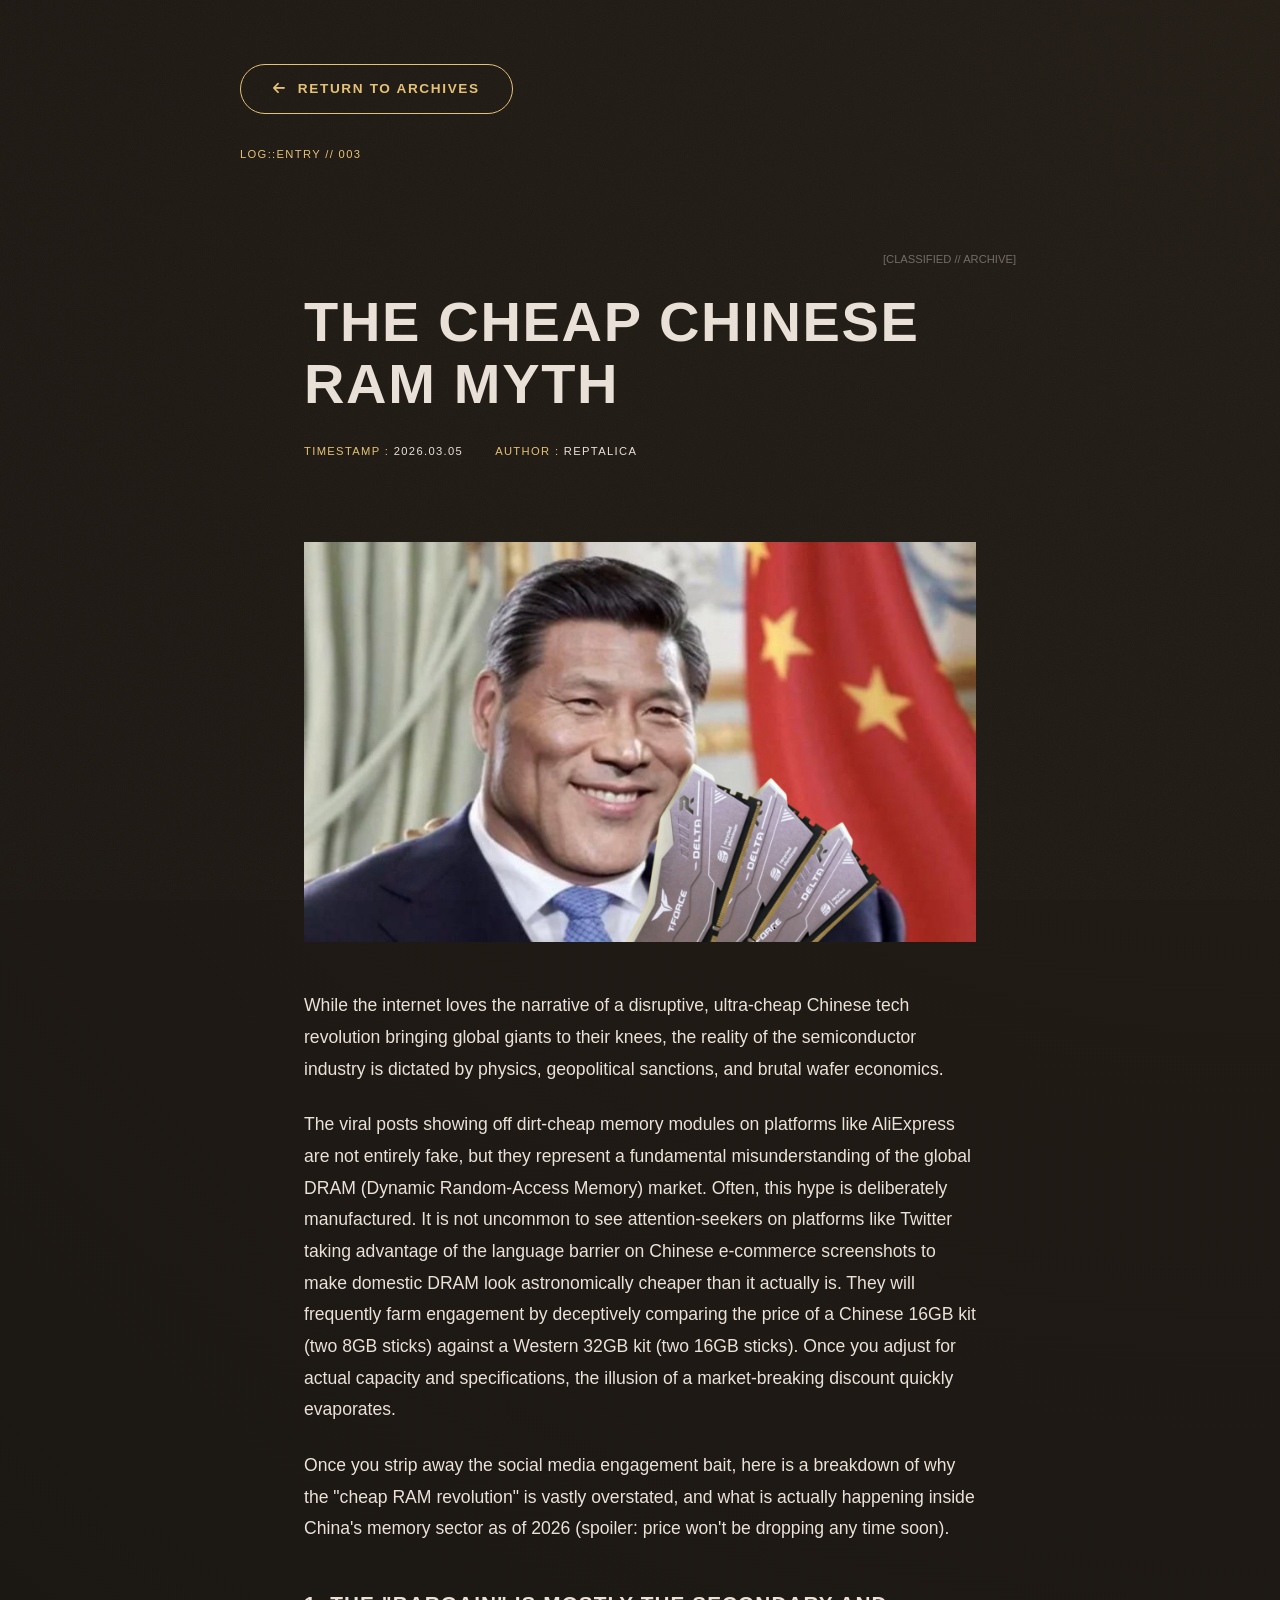
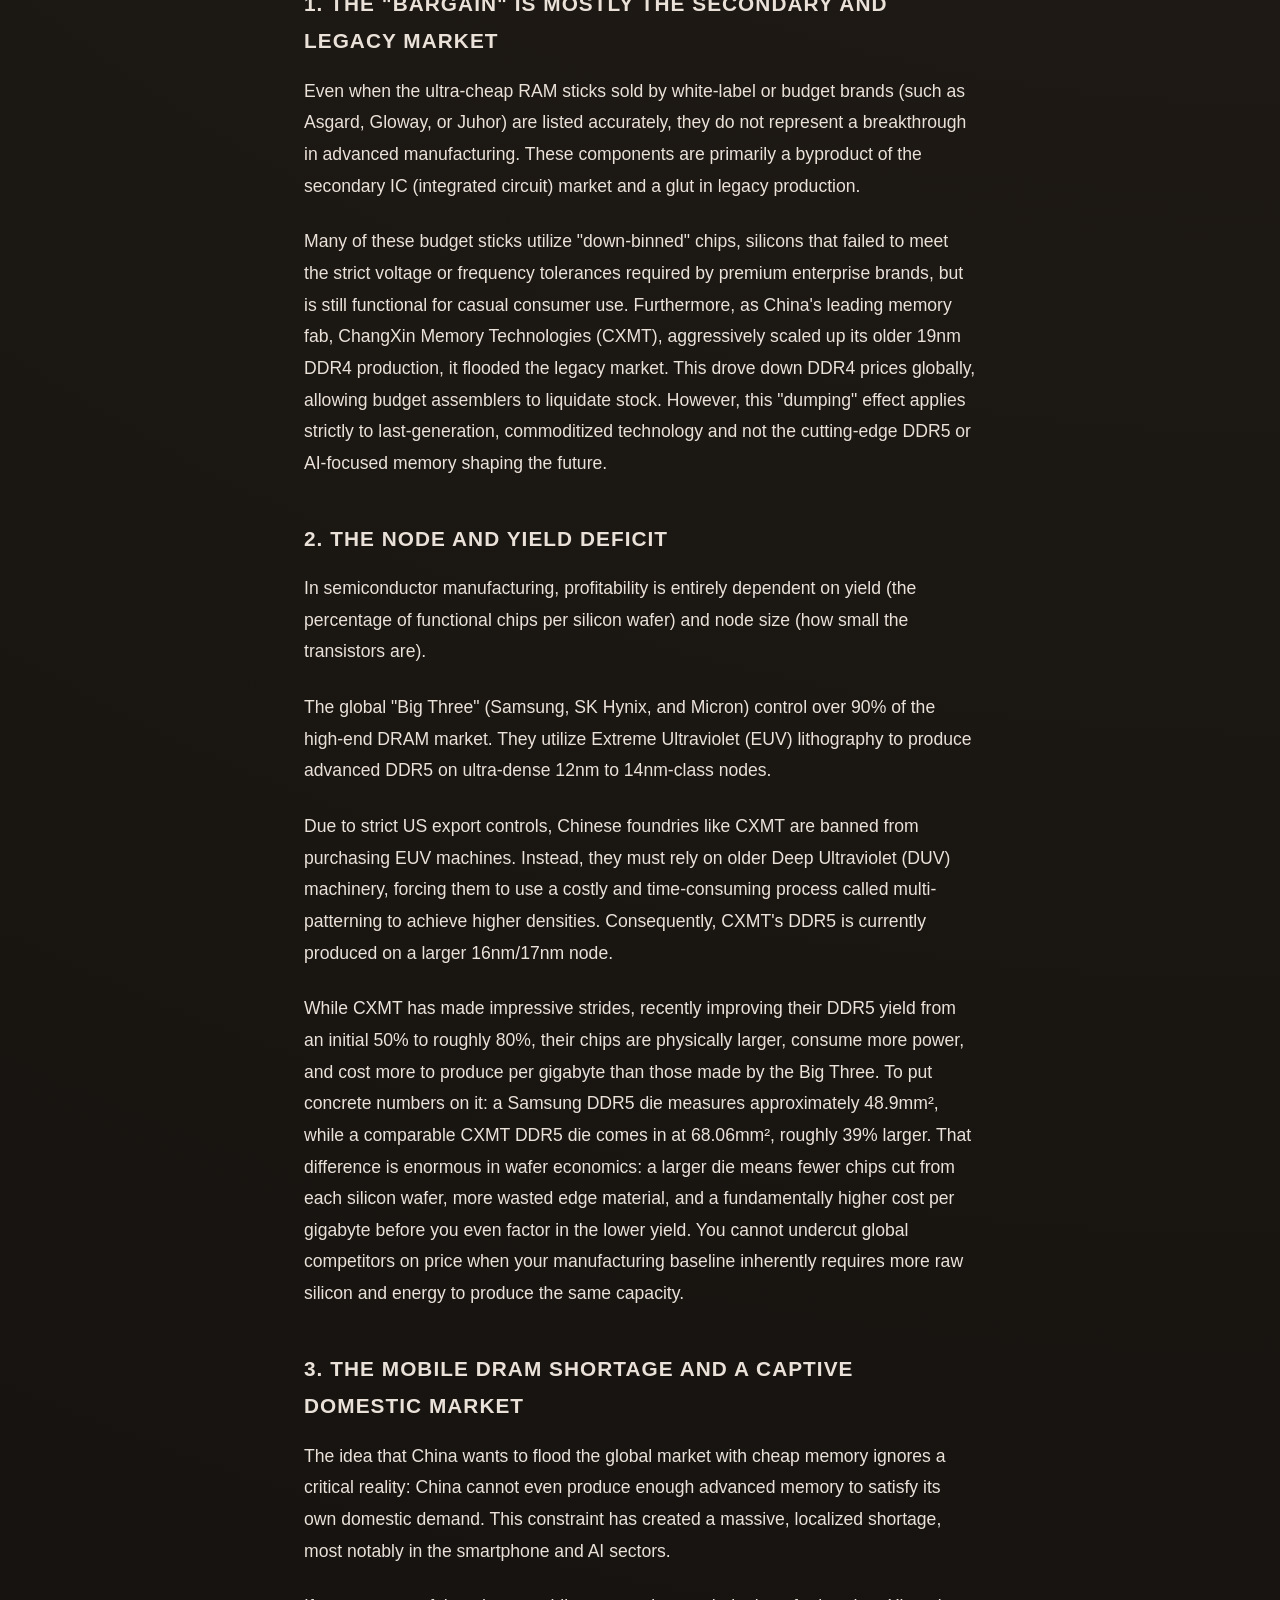
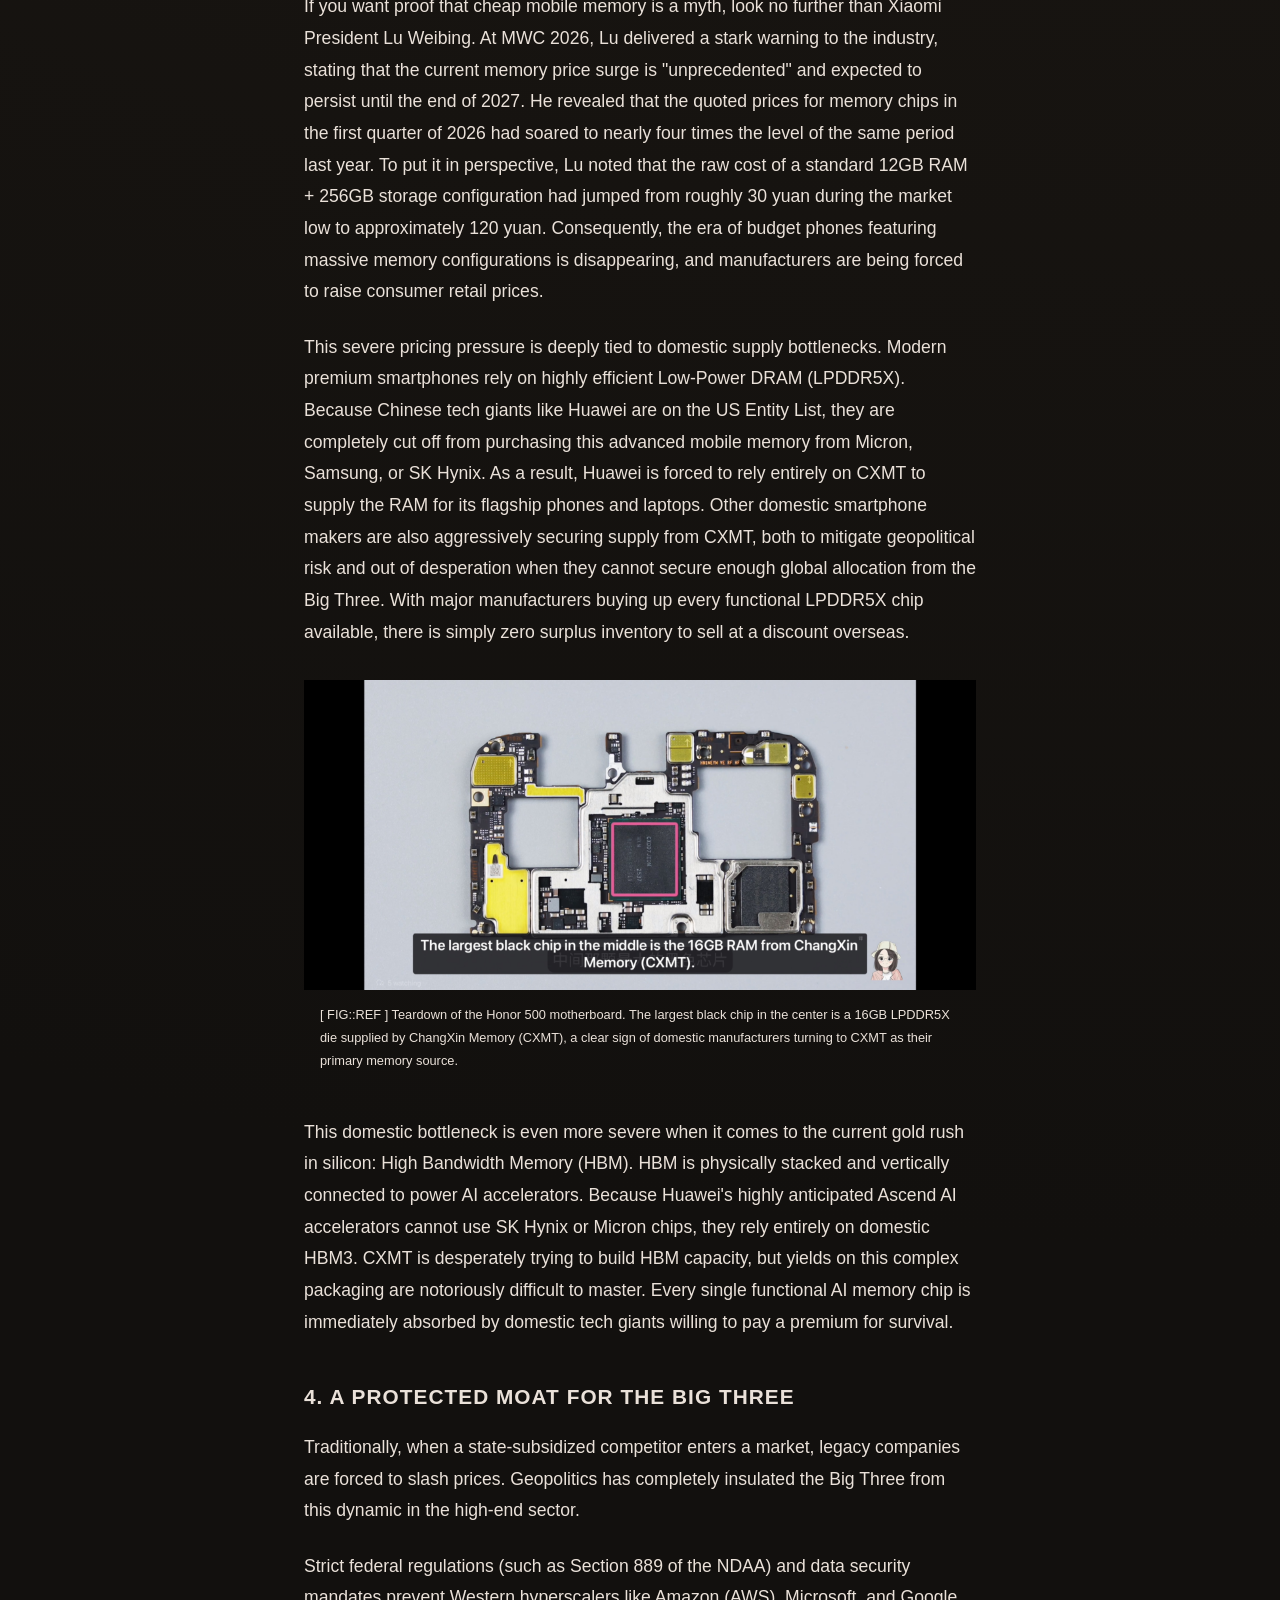
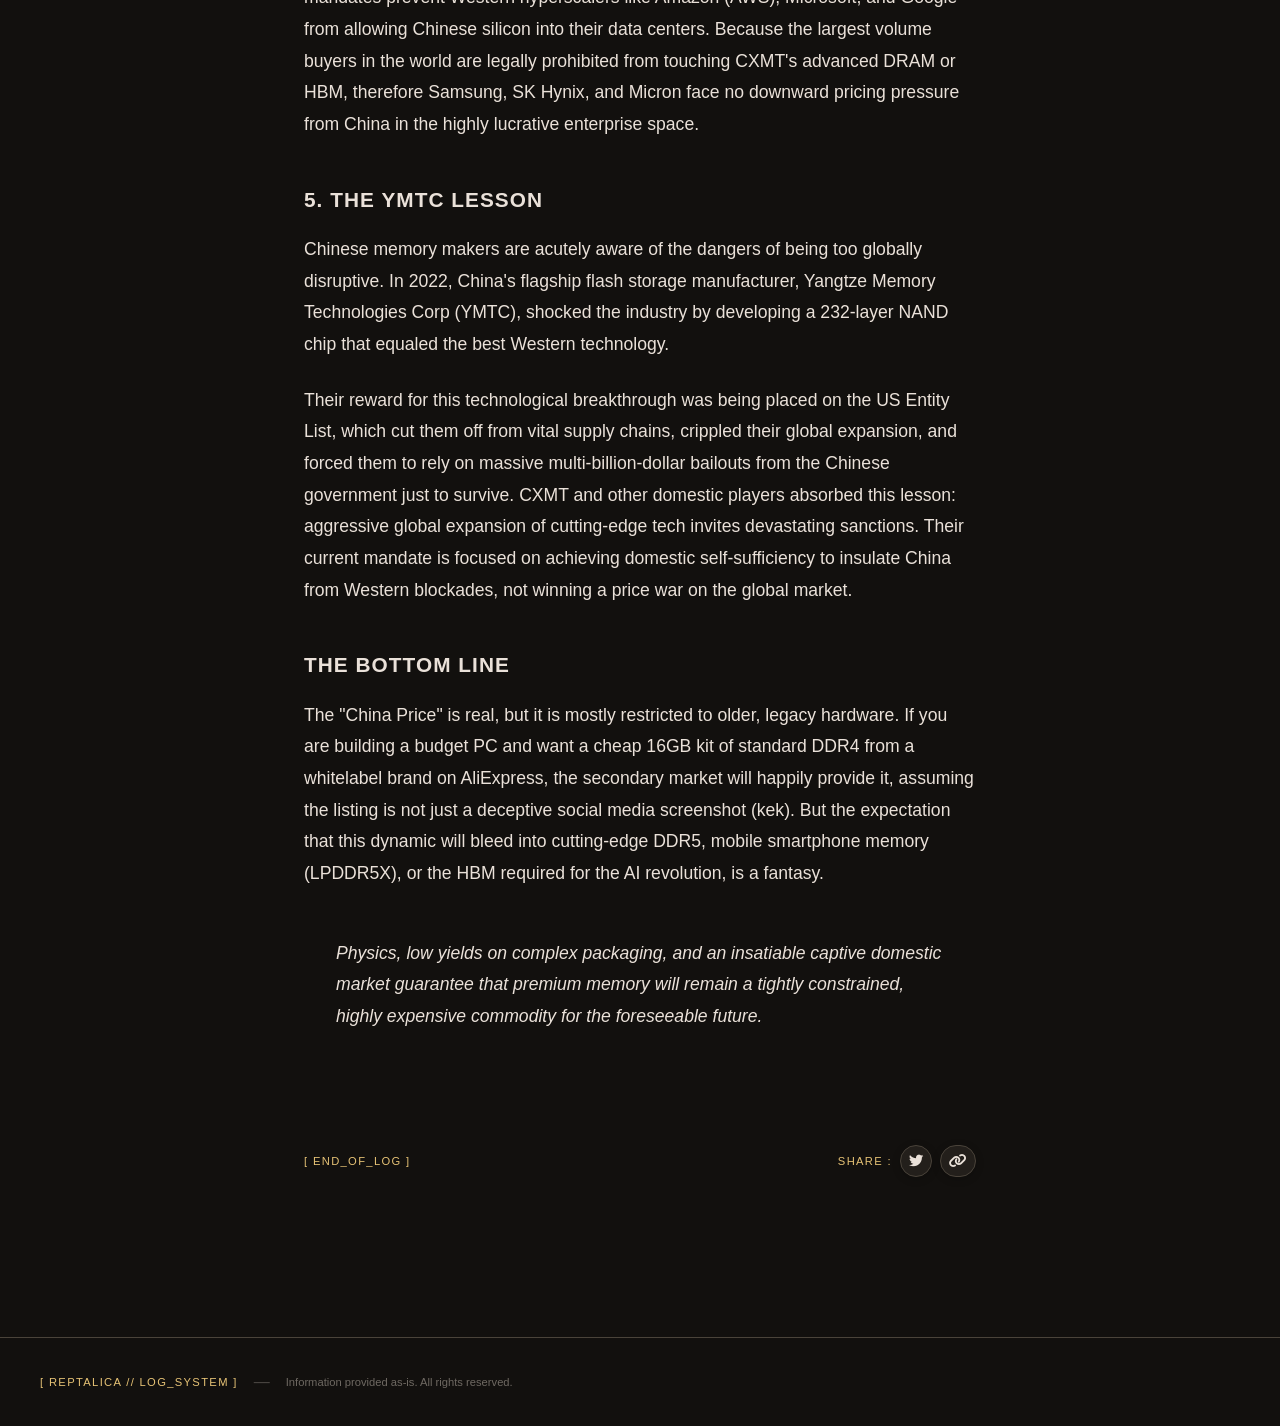
<file: blog/cheap-ram-myth.html>
<!DOCTYPE html>
<html lang="en">

<head>
    <meta charset="UTF-8">
    <meta name="viewport" content="width=device-width, initial-scale=1.0">
    <title>[SYS::REPTALICA_LOG // CHEAP_RAM_MYTH]</title>
    <meta name="description"
        content="Why the 'cheap Chinese RAM revolution' is vastly overstated — physics, sanctions, and wafer economics tell a different story.">

    <!-- Open Graph -->
    <meta property="og:title" content="The Cheap RAM Myth - Reptalica">
    <meta property="og:description"
        content="Why the 'cheap Chinese RAM revolution' is vastly overstated — physics, sanctions, and wafer economics tell a different story.">
    <meta property="og:image" content="https://reptalica.netlify.app/blog/cheap-ram-myth.png">
    <meta property="og:url" content="https://reptalica.netlify.app/blog/cheap-ram-myth.html">
    <meta property="og:type" content="article">
    <meta name="twitter:card" content="summary_large_image">
    <meta name="twitter:title" content="The Cheap RAM Myth - Reptalica">
    <meta name="twitter:description"
        content="Why the 'cheap Chinese RAM revolution' is vastly overstated — physics, sanctions, and wafer economics tell a different story.">
    <meta name="twitter:image" content="https://reptalica.netlify.app/blog/cheap-ram-myth.png">

    <link rel="icon" type="image/png" href="../assets/favicon.png">

    <!-- Fonts -->
    <link rel="preconnect" href="https://fonts.googleapis.com">
    <link rel="preconnect" href="https://fonts.gstatic.com" crossorigin>
    <link
        href="https://fonts.googleapis.com/css2?family=Space+Grotesk:wght@400;500;600;700&family=JetBrains+Mono:wght@400;500;700&display=swap"
        rel="stylesheet">

    <!-- Icons -->
    <link rel="stylesheet" href="https://cdnjs.cloudflare.com/ajax/libs/font-awesome/6.4.0/css/all.min.css">

    <link rel="stylesheet" href="../style.css">

    <style>
        .post {
            max-width: 800px;
            margin: 0 auto;
            background: var(--surface);
            border: 2px solid var(--border);
            clip-path: var(--clip-corner);
            padding: 4rem;
            position: relative;
        }

        .post::before {
            content: '[CLASSIFIED // ARCHIVE]';
            position: absolute;
            top: 1.5rem;
            right: 1.5rem;
            font-family: var(--font-mono);
            font-size: 0.7rem;
            color: var(--accent);
            opacity: 0.4;
        }

        .post__header {
            margin-bottom: 3rem;
            border-bottom: 2px solid var(--border);
            padding-bottom: 2rem;
        }

        .post__title {
            font-family: var(--font-display);
            font-size: clamp(2.5rem, 6vw, 3.5rem);
            font-weight: 700;
            color: var(--accent);
            letter-spacing: 0.03em;
            line-height: 1.1;
            margin-bottom: 1.5rem;
            text-transform: uppercase;
        }

        .post__meta {
            display: flex;
            gap: 2rem;
            flex-wrap: wrap;
        }

        .post__image {
            width: 100%;
            height: 400px;
            margin-bottom: 3rem;
            clip-path: var(--clip-corner-sm);
            border: 1px solid var(--border);
            overflow: hidden;
        }

        .post__image img {
            width: 100%;
            height: 100%;
            object-fit: cover;
        }

        .post__content {
            font-family: var(--font-display);
            font-size: 1.1rem;
            line-height: 1.8;
            color: var(--text);
        }

        .post__content p {
            margin-bottom: 1.5rem;
        }

        .post__content h3 {
            font-family: var(--font-mono);
            color: var(--accent);
            font-size: 1.3rem;
            margin: 2.5rem 0 1rem 0;
            text-transform: uppercase;
            letter-spacing: 0.05em;
        }

        .post__content blockquote {
            border-left: 3px solid var(--accent);
            padding: 1rem 2rem;
            background: var(--accent-dim);
            font-style: italic;
            margin: 2rem 0;
            clip-path: var(--clip-corner-sm);
        }

        .post__content .content-image {
            width: 100%;
            margin: 2rem 0;
            border: 1px solid var(--border);
            clip-path: var(--clip-corner-sm);
            overflow: hidden;
        }

        .post__content .content-image img {
            width: 100%;
            height: auto;
            display: block;
        }

        .post__content .content-image figcaption {
            font-family: var(--font-mono);
            font-size: 0.8rem;
            color: var(--text-dim);
            padding: 0.8rem 1rem;
            background: var(--surface-elevated);
            border-top: 1px solid var(--border);
        }

        .post__footer {
            margin-top: 4rem;
            padding-top: 2rem;
            border-top: 2px solid var(--border);
        }

        @media (max-width: 768px) {
            .post {
                padding: 2rem;
                clip-path: none;
                border-left: none;
                border-right: none;
            }

            .post__image {
                height: 250px;
            }
        }
    </style>
</head>

<body>
    <!-- Noise grain overlay -->
    <div class="noise-overlay" aria-hidden="true"></div>

    <section class="section" style="padding-top: 4rem; min-height: 100vh;">
        <div class="section__header" style="max-width: 800px; margin: 0 auto 4rem auto;">
            <a href="../blog.html" class="btn btn--primary" style="margin-bottom: 2rem; display: inline-flex;">
                <i class="fas fa-arrow-left"></i> RETURN TO ARCHIVES
            </a>
            <span class="label-mono section__tag">LOG::ENTRY // 003</span>
        </div>

        <article class="post">
            <header class="post__header">
                <h1 class="post__title">The Cheap Chinese RAM Myth</h1>
                <div class="post__meta">
                    <div class="meta-item">
                        <span class="label-mono">TIMESTAMP :</span>
                        <span class="label-mono" style="color: var(--text);">2026.03.05</span>
                    </div>
                    <div class="meta-item">
                        <span class="label-mono">AUTHOR :</span>
                        <span class="label-mono" style="color: var(--text);">REPTALICA</span>
                    </div>
                </div>
            </header>

            <!-- Image placeholder — user will add later -->
            <div class="post__image">
                <img src="cheap-ram-myth.png" alt="The Cheap Chinese RAM Myth" loading="lazy">
            </div>

            <div class="post__content">
                <p>
                    While the internet loves the narrative of a disruptive, ultra-cheap Chinese tech revolution bringing
                    global giants to their knees, the reality of the semiconductor industry is dictated by physics,
                    geopolitical sanctions, and brutal wafer economics.
                </p>
                <p>
                    The viral posts showing off dirt-cheap memory modules on platforms like AliExpress are not entirely
                    fake, but they represent a fundamental misunderstanding of the global DRAM (Dynamic Random-Access
                    Memory) market. Often, this hype is deliberately manufactured. It is not uncommon to see
                    attention-seekers on platforms like Twitter taking advantage of the language barrier on Chinese
                    e-commerce screenshots to make domestic DRAM look astronomically cheaper than it actually is. They
                    will frequently farm engagement by deceptively comparing the price of a Chinese 16GB kit (two 8GB
                    sticks) against a Western 32GB kit (two 16GB sticks). Once you adjust for actual capacity and
                    specifications, the illusion of a market-breaking discount quickly evaporates.
                </p>
                <p>
                    Once you strip away the social media engagement bait, here is a breakdown of why the "cheap RAM
                    revolution" is vastly overstated, and what is actually happening inside China's memory sector as of
                    2026 (spoiler: price won't be dropping any time soon).
                </p>

                <h3>1. The "Bargain" is Mostly the Secondary and Legacy Market</h3>
                <p>
                    Even when the ultra-cheap RAM sticks sold by white-label or budget brands (such as Asgard, Gloway,
                    or
                    Juhor) are listed accurately, they do not represent a breakthrough in advanced manufacturing. These
                    components are primarily a byproduct of the secondary IC (integrated circuit) market and a glut in
                    legacy production.
                </p>
                <p>
                    Many of these budget sticks utilize "down-binned" chips, silicons that failed to meet the strict
                    voltage or frequency tolerances required by premium enterprise brands, but is still functional for
                    casual consumer use. Furthermore, as China's leading memory fab, ChangXin Memory Technologies
                    (CXMT),
                    aggressively scaled up its older 19nm DDR4 production, it flooded the legacy market. This drove down
                    DDR4 prices globally, allowing budget assemblers to liquidate stock. However, this "dumping" effect
                    applies strictly to last-generation, commoditized technology and not the cutting-edge DDR5 or
                    AI-focused memory shaping the future.
                </p>

                <h3>2. The Node and Yield Deficit</h3>
                <p>
                    In semiconductor manufacturing, profitability is entirely dependent on yield (the percentage of
                    functional chips per silicon wafer) and node size (how small the transistors are).
                </p>
                <p>
                    The global "Big Three" (Samsung, SK Hynix, and Micron) control over 90% of the high-end DRAM market.
                    They utilize Extreme Ultraviolet (EUV) lithography to produce advanced DDR5 on ultra-dense 12nm to
                    14nm-class nodes.
                </p>
                <p>
                    Due to strict US export controls, Chinese foundries like CXMT are banned from purchasing EUV
                    machines.
                    Instead, they must rely on older Deep Ultraviolet (DUV) machinery, forcing them to use a costly and
                    time-consuming process called multi-patterning to achieve higher densities. Consequently, CXMT's
                    DDR5
                    is currently produced on a larger 16nm/17nm node.
                </p>
                <p>
                    While CXMT has made impressive strides, recently improving their DDR5 yield from an initial 50% to
                    roughly 80%, their chips are physically larger, consume more power, and cost more to produce per
                    gigabyte than those made by the Big Three. To put concrete numbers on it: a Samsung DDR5 die
                    measures approximately 48.9mm², while a comparable CXMT DDR5 die comes in at 68.06mm², roughly
                    39% larger. That difference is enormous in wafer economics: a larger die means fewer chips cut from
                    each silicon wafer, more wasted edge material, and a fundamentally higher cost per gigabyte before
                    you even factor in the lower yield. You cannot undercut global competitors on price when your
                    manufacturing baseline inherently requires more raw silicon and energy to produce the same capacity.
                </p>

                <h3>3. The Mobile DRAM Shortage and a Captive Domestic Market</h3>
                <p>
                    The idea that China wants to flood the global market with cheap memory ignores a critical reality:
                    China cannot even produce enough advanced memory to satisfy its own domestic demand. This constraint
                    has created a massive, localized shortage, most notably in the smartphone and AI sectors.
                </p>
                <p>
                    If you want proof that cheap mobile memory is a myth, look no further than Xiaomi President Lu
                    Weibing. At MWC 2026, Lu delivered a stark warning to the industry, stating that the current memory
                    price surge is "unprecedented" and expected to persist until the end of 2027. He revealed that the
                    quoted prices for memory chips in the first quarter of 2026 had soared to nearly four times the
                    level
                    of the same period last year. To put it in perspective, Lu noted that the raw cost of a standard
                    12GB
                    RAM + 256GB storage configuration had jumped from roughly 30 yuan during the market low to
                    approximately 120 yuan. Consequently, the era of budget phones featuring massive memory
                    configurations is disappearing, and manufacturers are being forced to raise consumer retail prices.
                </p>
                <p>
                    This severe pricing pressure is deeply tied to domestic supply bottlenecks. Modern premium
                    smartphones
                    rely on highly efficient Low-Power DRAM (LPDDR5X). Because Chinese tech giants like Huawei are on
                    the
                    US Entity List, they are completely cut off from purchasing this advanced mobile memory from Micron,
                    Samsung, or SK Hynix. As a result, Huawei is forced to rely entirely on CXMT to supply the RAM for
                    its flagship phones and laptops. Other domestic smartphone makers are also aggressively securing
                    supply from CXMT, both to mitigate geopolitical risk and out of desperation when they cannot secure
                    enough global allocation from the Big Three. With major manufacturers buying up every functional
                    LPDDR5X chip available, there is simply zero surplus inventory to sell at a discount overseas.
                </p>
                <figure class="content-image">
                    <img src="honor-500-cxmt.png" alt="Honor 500 motherboard teardown showing CXMT memory chip"
                        loading="lazy">
                    <figcaption>[ FIG::REF ] Teardown of the Honor 500 motherboard. The largest black chip in the center
                        is a 16GB LPDDR5X die supplied by ChangXin Memory (CXMT), a clear sign of domestic
                        manufacturers turning to CXMT as their primary memory source.</figcaption>
                </figure>
                <p>
                    This domestic bottleneck is even more severe when it comes to the current gold rush in silicon: High
                    Bandwidth Memory (HBM). HBM is physically stacked and vertically connected to power AI accelerators.
                    Because Huawei's highly anticipated Ascend AI accelerators cannot use SK Hynix or Micron chips, they
                    rely entirely on domestic HBM3. CXMT is desperately trying to build HBM capacity, but yields on this
                    complex packaging are notoriously difficult to master. Every single functional AI memory chip is
                    immediately absorbed by domestic tech giants willing to pay a premium for survival.
                </p>

                <h3>4. A Protected Moat for the Big Three</h3>
                <p>
                    Traditionally, when a state-subsidized competitor enters a market, legacy companies are forced to
                    slash prices. Geopolitics has completely insulated the Big Three from this dynamic in the high-end
                    sector.
                </p>
                <p>
                    Strict federal regulations (such as Section 889 of the NDAA) and data security mandates prevent
                    Western hyperscalers like Amazon (AWS), Microsoft, and Google from allowing Chinese silicon into
                    their
                    data centers. Because the largest volume buyers in the world are legally prohibited from touching
                    CXMT's advanced DRAM or HBM, therefore Samsung, SK Hynix, and Micron face no downward pricing
                    pressure from China in the highly lucrative enterprise space.
                </p>

                <h3>5. The YMTC Lesson</h3>
                <p>
                    Chinese memory makers are acutely aware of the dangers of being too globally disruptive. In 2022,
                    China's flagship flash storage manufacturer, Yangtze Memory Technologies Corp (YMTC), shocked the
                    industry by developing a 232-layer NAND chip that equaled the best Western technology.
                </p>
                <p>
                    Their reward for this technological breakthrough was being placed on the US Entity List, which cut
                    them off from vital supply chains, crippled their global expansion, and forced them to rely on
                    massive multi-billion-dollar bailouts from the Chinese government just to survive. CXMT and other
                    domestic players absorbed this lesson: aggressive global expansion of cutting-edge tech invites
                    devastating sanctions. Their current mandate is focused on achieving domestic self-sufficiency to
                    insulate China from Western blockades, not winning a price war on the global market.
                </p>

                <h3>The Bottom Line</h3>
                <p>
                    The "China Price" is real, but it is mostly restricted to older, legacy hardware. If you are
                    building
                    a budget PC and want a cheap 16GB kit of standard DDR4 from a whitelabel brand on AliExpress, the
                    secondary market will happily provide it, assuming the listing is not just a deceptive social media
                    screenshot (kek). But the expectation that this dynamic will bleed into cutting-edge DDR5, mobile
                    smartphone memory (LPDDR5X), or the HBM required for the AI revolution, is a fantasy.
                </p>
                <blockquote>
                    Physics, low yields on complex packaging, and an insatiable captive domestic market guarantee that
                    premium memory will remain a tightly constrained, highly expensive commodity for the foreseeable
                    future.
                </blockquote>
            </div>

            <footer class="post__footer">
                <div style="display: flex; justify-content: space-between; align-items: center;">
                    <span class="label-mono">[ END_OF_LOG ]</span>
                    <div class="social-row" style="gap: 0.5rem;">
                        <span class="label-mono" style="align-self: center;">SHARE :</span>
                        <a href="#" id="share-twitter" class="social-btn" style="padding: 0.5rem; font-size: 0.9rem;"><i
                                class="fab fa-twitter"></i></a>
                        <a href="#" id="share-link" class="social-btn" style="padding: 0.5rem; font-size: 0.9rem;"><i
                                class="fas fa-link"></i></a>
                    </div>
                </div>
            </footer>
        </article>
    </section>

    <footer class="footer">
        <div class="footer__inner">
            <span class="label-mono">[ REPTALICA // LOG_SYSTEM ]</span>
            <span class="footer__sep" aria-hidden="true">—</span>
            <span class="footer__disclaimer">Information provided as-is. All rights reserved.</span>
        </div>
    </footer>

    <script src="../script.js"></script>
</body>

</html>
</file>
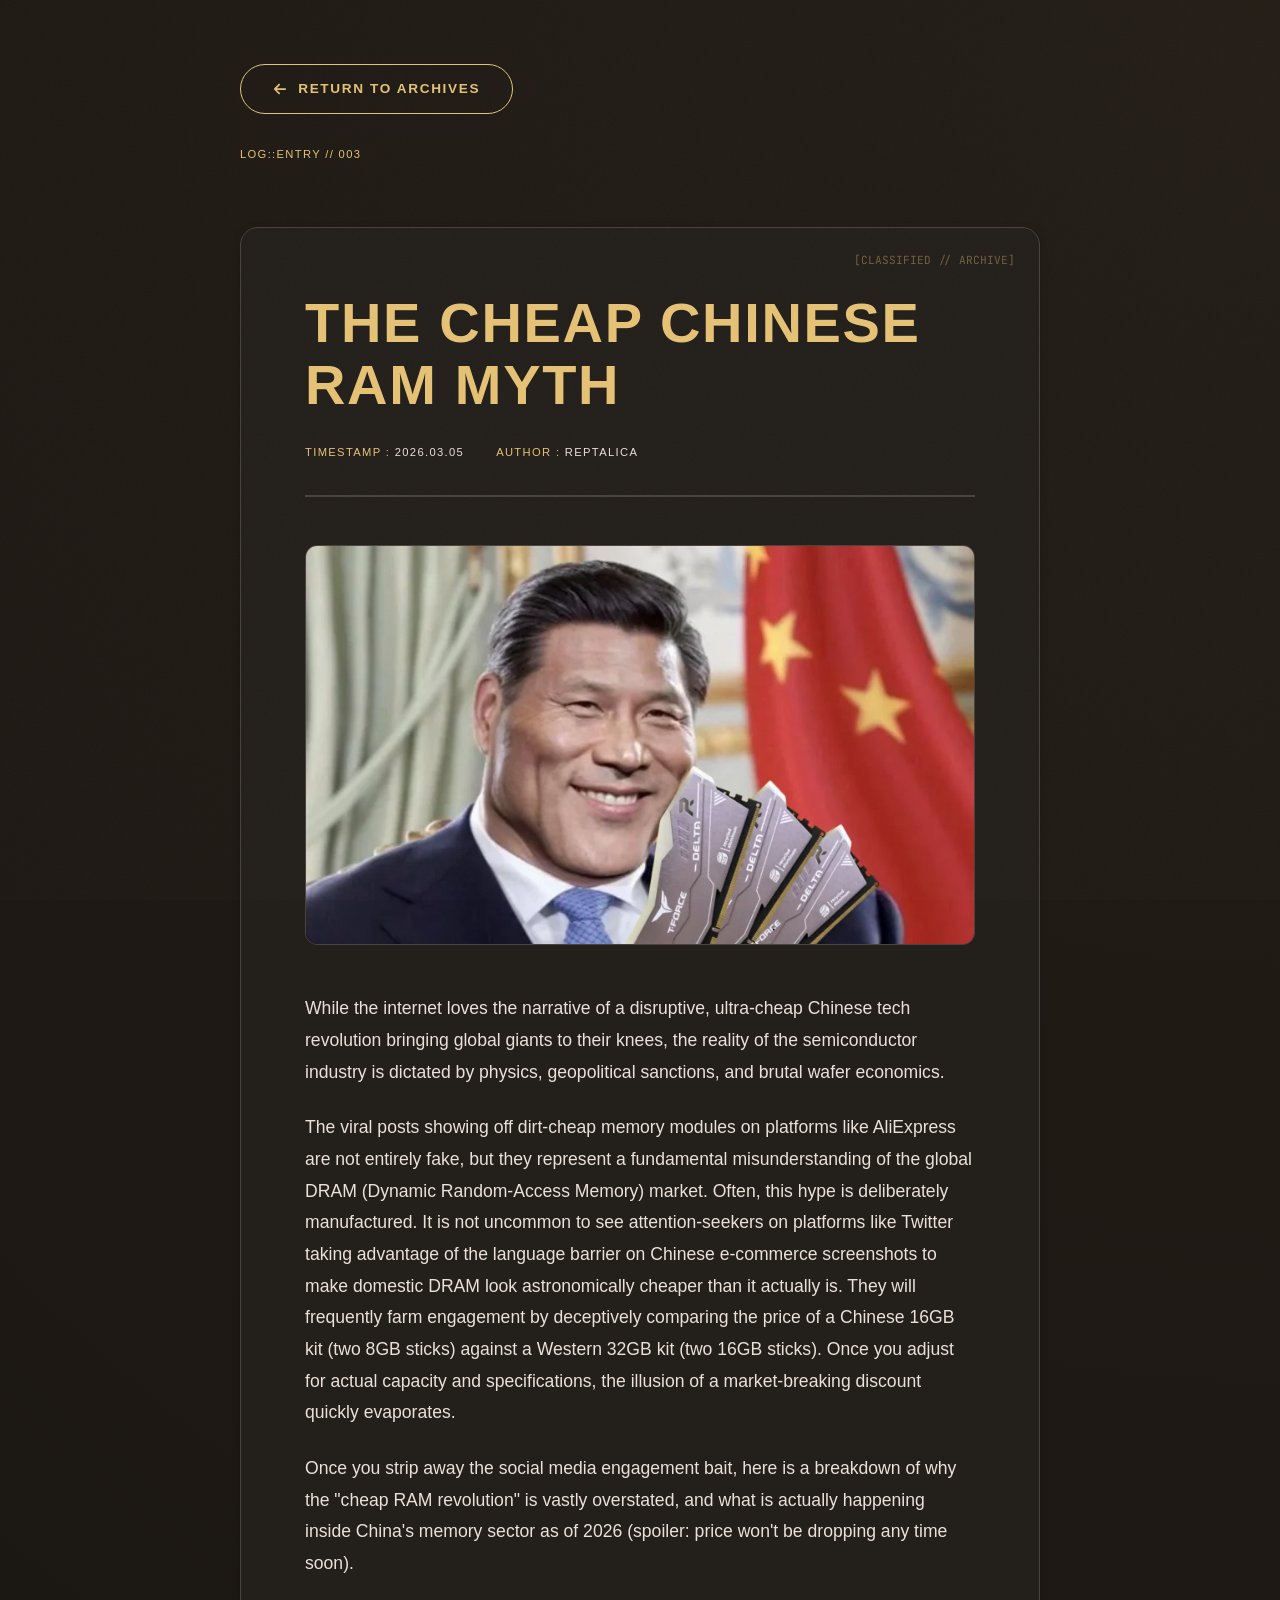
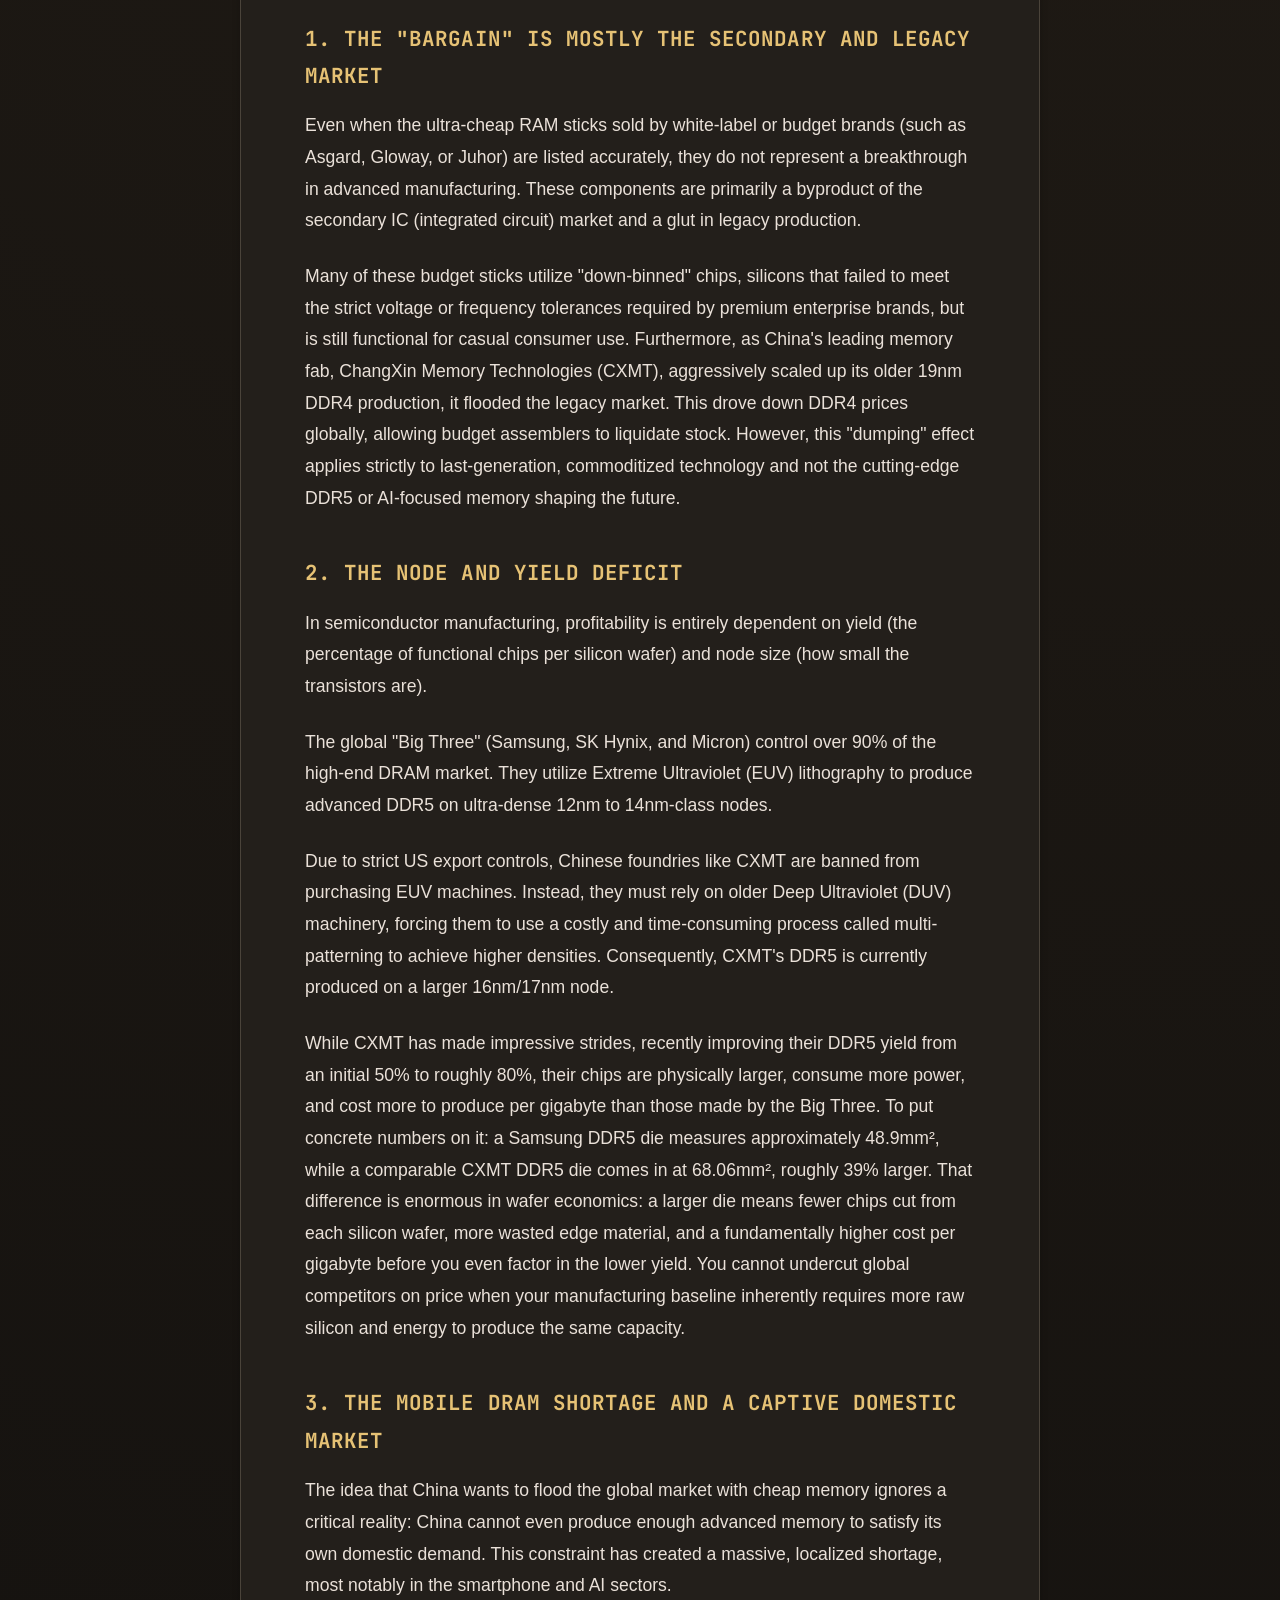
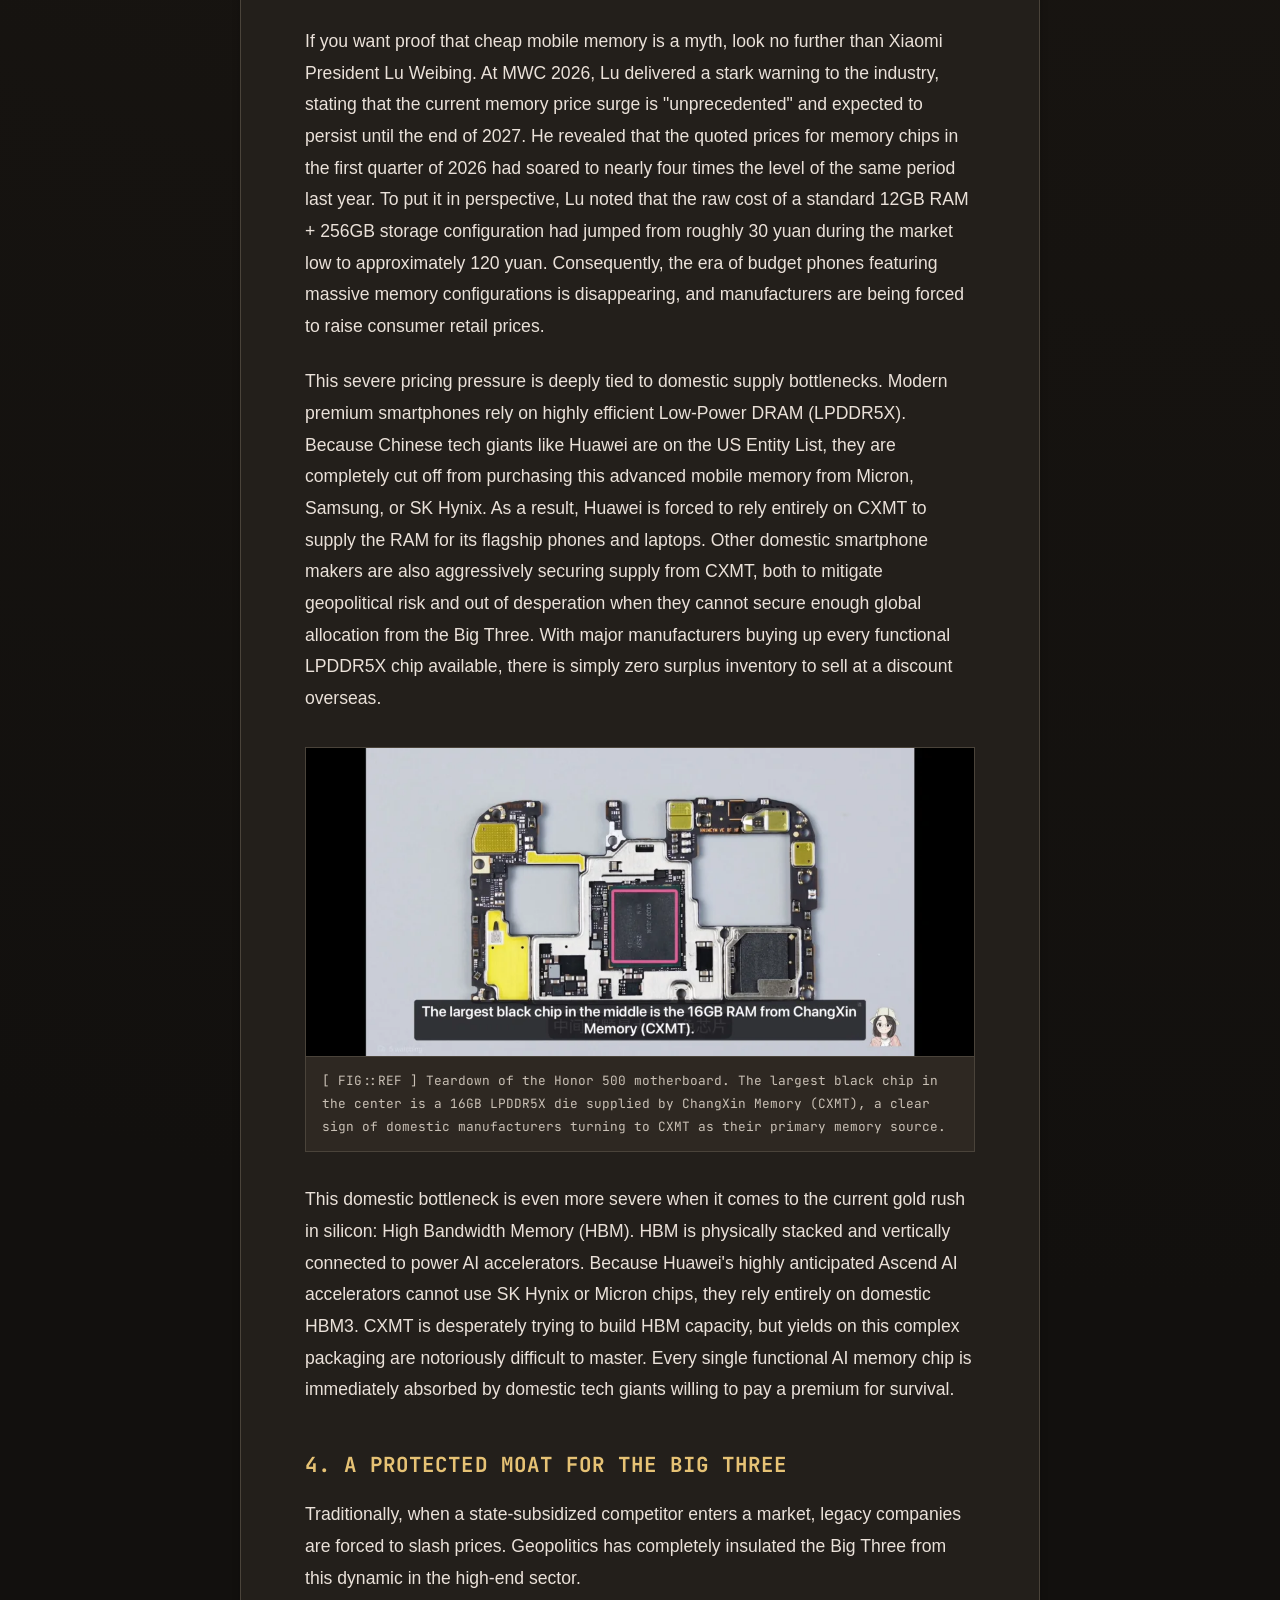
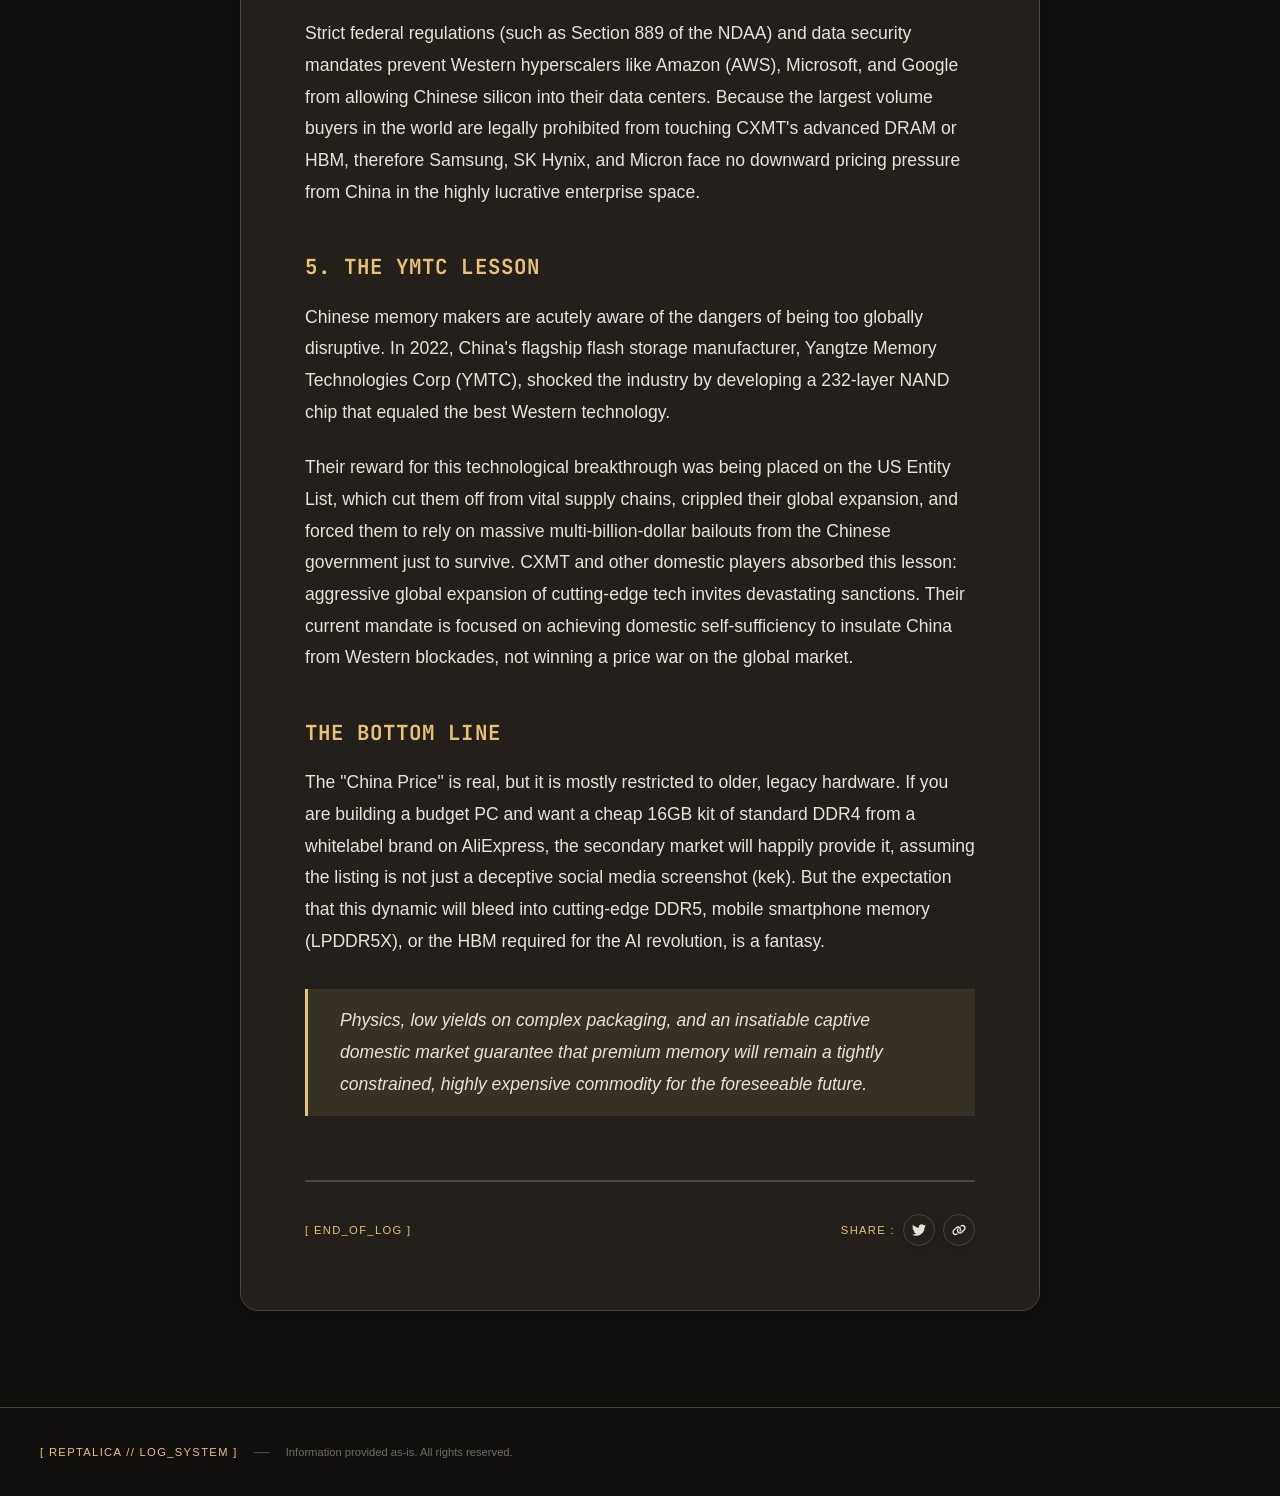
<file: blog/cheap_chinese_ram_myth.html>
<!DOCTYPE html>
<html lang="en">

<head>
    <meta charset="UTF-8">
    <meta name="viewport" content="width=device-width, initial-scale=1.0">
    <title>The Cheap RAM Myth — Reptalica</title>
    <meta name="description"
        content="Why the 'cheap Chinese RAM revolution' is vastly overstated, physics, sanctions, and wafer economics tell a different story.">

    <!-- Open Graph -->
    <meta property="og:title" content="The Cheap RAM Myth - Reptalica">
    <meta property="og:description"
        content="Why the 'cheap Chinese RAM revolution' is vastly overstated, physics, sanctions, and wafer economics tell a different story.">
    <meta property="og:image" content="https://reptalica.netlify.app/blog/cheap_chinese_ram_myth.png">
    <meta property="og:url" content="https://reptalica.netlify.app/blog/cheap_chinese_ram_myth.html">
    <meta property="og:type" content="article">
    <meta name="twitter:card" content="summary_large_image">
    <meta name="twitter:title" content="The Cheap RAM Myth - Reptalica">
    <meta name="twitter:description"
        content="Why the 'cheap Chinese RAM revolution' is vastly overstated, physics, sanctions, and wafer economics tell a different story.">
    <meta name="twitter:image" content="https://reptalica.netlify.app/blog/cheap_chinese_ram_myth.png">

    <link rel="canonical" href="https://reptalica.netlify.app/blog/cheap_chinese_ram_myth.html">
    <link rel="alternate" type="application/rss+xml" title="Reptalica Blog" href="../feed.xml">
    <link rel="icon" type="image/png" href="../assets/favicon.png">

    <!-- Fonts (non-render-blocking) -->
    <link rel="preconnect" href="https://fonts.googleapis.com">
    <link rel="preconnect" href="https://fonts.gstatic.com" crossorigin>
    <link rel="preload" as="style"
        href="https://fonts.googleapis.com/css2?family=Google+Sans:wght@400;500;700&family=JetBrains+Mono:wght@400;500;700&display=swap">
    <link
        href="https://fonts.googleapis.com/css2?family=Google+Sans:wght@400;500;700&family=JetBrains+Mono:wght@400;500;700&display=swap"
        rel="stylesheet" media="print" onload="this.media='all'">
    <link href="https://fonts.googleapis.com/icon?family=Material+Icons+Round" rel="stylesheet">

    <link rel="stylesheet" href="../style.css">

    <style>
        .post {
            max-width: 800px;
            margin: 0 auto;
            background: var(--md-sys-color-surface-container);
            border: 1px solid var(--md-sys-color-outline-variant);
            border-radius: var(--shape-corner-xl);
            box-shadow: 0 2px 8px rgba(0, 0, 0, 0.2);
            padding: 4rem;
            position: relative;
        }

        .post::before {
            content: '[CLASSIFIED // ARCHIVE]';
            position: absolute;
            top: 1.5rem;
            right: 1.5rem;
            font-family: var(--font-family-mono);
            font-size: 0.7rem;
            color: var(--md-sys-color-primary);
            opacity: 0.4;
        }

        .post__header {
            margin-bottom: 3rem;
            border-bottom: 2px solid var(--md-sys-color-outline-variant);
            padding-bottom: 2rem;
        }

        .post__title {
            font-family: var(--font-family-base);
            font-size: clamp(2.5rem, 6vw, 3.5rem);
            font-weight: 700;
            color: var(--md-sys-color-primary);
            letter-spacing: 0.03em;
            line-height: 1.1;
            margin-bottom: 1.5rem;
            text-transform: uppercase;
        }

        .post__meta {
            display: flex;
            gap: 2rem;
            flex-wrap: wrap;
        }

        .post__image {
            width: 100%;
            height: 400px;
            margin-bottom: 3rem;
            border: 1px solid var(--md-sys-color-outline-variant);
            border-radius: var(--shape-corner-m);
            overflow: hidden;
        }

        .post__image img {
            width: 100%;
            height: 100%;
            object-fit: cover;
        }

        .post__content {
            font-family: var(--font-family-base);
            font-size: 1.1rem;
            line-height: 1.8;
            color: var(--md-sys-color-on-surface);
        }

        .post__content p {
            margin-bottom: 1.5rem;
        }

        .post__content h3 {
            font-family: var(--font-family-mono);
            color: var(--md-sys-color-primary);
            font-size: 1.3rem;
            margin: 2.5rem 0 1rem 0;
            text-transform: uppercase;
            letter-spacing: 0.05em;
        }

        .post__content blockquote {
            border-left: 3px solid var(--md-sys-color-primary);
            padding: 1rem 2rem;
            background: rgba(230, 194, 117, 0.1);
            font-style: italic;
            margin: 2rem 0;
            clip-path: var(--shape-corner-m);
        }

        .post__content .content-image {
            width: 100%;
            margin: 2rem 0;
            border: 1px solid var(--md-sys-color-outline-variant);
            clip-path: var(--shape-corner-m);
            overflow: hidden;
        }

        .post__content .content-image img {
            width: 100%;
            height: auto;
            display: block;
        }

        .post__content .content-image figcaption {
            font-family: var(--font-family-mono);
            font-size: 0.8rem;
            color: var(--md-sys-color-on-surface-variant);
            padding: 0.8rem 1rem;
            background: var(--md-sys-color-surface-container-high);
            border-top: 1px solid var(--md-sys-color-outline-variant);
        }

        .post__footer {
            margin-top: 4rem;
            padding-top: 2rem;
            border-top: 2px solid var(--md-sys-color-outline-variant);
        }

        @media (max-width: 768px) {
            .post {
                padding: 2rem;
                clip-path: none;
                border-left: none;
                border-right: none;
            }
        }
    </style>
</head>

<body>
    <!-- Noise grain overlay -->
    <div class="noise-overlay" aria-hidden="true"></div>

    <section class="section" style="padding-top: 4rem; min-height: 100vh;">
        <div class="section__header" style="max-width: 800px; margin: 0 auto 4rem auto;">
            <a href="../blog.html" class="btn btn--primary" style="margin-bottom: 2rem; display: inline-flex;">
                <svg width="14" height="14" viewBox="0 0 448 512" fill="currentColor" style="vertical-align:middle">
                    <path
                        d="M9.4 233.4c-12.5 12.5-12.5 32.8 0 45.3l160 160c12.5 12.5 32.8 12.5 45.3 0s12.5-32.8 0-45.3L109.2 288 416 288c17.7 0 32-14.3 32-32s-14.3-32-32-32l-306.7 0L214.6 118.6c12.5-12.5 12.5-32.8 0-45.3s-32.8-12.5-45.3 0l-160 160z" />
                </svg> RETURN TO ARCHIVES
            </a>
            <span class="label-mono section__tag">LOG::ENTRY // 003</span>
        </div>

        <article class="post">
            <header class="post__header">
                <h1 class="post__title">The Cheap Chinese RAM Myth</h1>
                <div class="post__meta">
                    <div class="meta-item">
                        <span class="label-mono">TIMESTAMP :</span>
                        <span class="label-mono" style="color: var(--md-sys-color-on-surface);">2026.03.05</span>
                    </div>
                    <div class="meta-item">
                        <span class="label-mono">AUTHOR :</span>
                        <span class="label-mono" style="color: var(--md-sys-color-on-surface);">REPTALICA</span>
                    </div>
                </div>
            </header>

            <!-- Image placeholder - user will add later -->
            <div class="post__image">
                <img src="cheap_chinese_ram_myth.webp" alt="The Cheap Chinese RAM Myth" loading="lazy">
            </div>

            <div class="post__content">
                <p>
                    While the internet loves the narrative of a disruptive, ultra-cheap Chinese tech revolution bringing
                    global giants to their knees, the reality of the semiconductor industry is dictated by physics,
                    geopolitical sanctions, and brutal wafer economics.
                </p>
                <p>
                    The viral posts showing off dirt-cheap memory modules on platforms like AliExpress are not entirely
                    fake, but they represent a fundamental misunderstanding of the global DRAM (Dynamic Random-Access
                    Memory) market. Often, this hype is deliberately manufactured. It is not uncommon to see
                    attention-seekers on platforms like Twitter taking advantage of the language barrier on Chinese
                    e-commerce screenshots to make domestic DRAM look astronomically cheaper than it actually is. They
                    will frequently farm engagement by deceptively comparing the price of a Chinese 16GB kit (two 8GB
                    sticks) against a Western 32GB kit (two 16GB sticks). Once you adjust for actual capacity and
                    specifications, the illusion of a market-breaking discount quickly evaporates.
                </p>
                <p>
                    Once you strip away the social media engagement bait, here is a breakdown of why the "cheap RAM
                    revolution" is vastly overstated, and what is actually happening inside China's memory sector as of
                    2026 (spoiler: price won't be dropping any time soon).
                </p>

                <h3>1. The "Bargain" is Mostly the Secondary and Legacy Market</h3>
                <p>
                    Even when the ultra-cheap RAM sticks sold by white-label or budget brands (such as Asgard, Gloway,
                    or
                    Juhor) are listed accurately, they do not represent a breakthrough in advanced manufacturing. These
                    components are primarily a byproduct of the secondary IC (integrated circuit) market and a glut in
                    legacy production.
                </p>
                <p>
                    Many of these budget sticks utilize "down-binned" chips, silicons that failed to meet the strict
                    voltage or frequency tolerances required by premium enterprise brands, but is still functional for
                    casual consumer use. Furthermore, as China's leading memory fab, ChangXin Memory Technologies
                    (CXMT),
                    aggressively scaled up its older 19nm DDR4 production, it flooded the legacy market. This drove down
                    DDR4 prices globally, allowing budget assemblers to liquidate stock. However, this "dumping" effect
                    applies strictly to last-generation, commoditized technology and not the cutting-edge DDR5 or
                    AI-focused memory shaping the future.
                </p>

                <h3>2. The Node and Yield Deficit</h3>
                <p>
                    In semiconductor manufacturing, profitability is entirely dependent on yield (the percentage of
                    functional chips per silicon wafer) and node size (how small the transistors are).
                </p>
                <p>
                    The global "Big Three" (Samsung, SK Hynix, and Micron) control over 90% of the high-end DRAM market.
                    They utilize Extreme Ultraviolet (EUV) lithography to produce advanced DDR5 on ultra-dense 12nm to
                    14nm-class nodes.
                </p>
                <p>
                    Due to strict US export controls, Chinese foundries like CXMT are banned from purchasing EUV
                    machines.
                    Instead, they must rely on older Deep Ultraviolet (DUV) machinery, forcing them to use a costly and
                    time-consuming process called multi-patterning to achieve higher densities. Consequently, CXMT's
                    DDR5
                    is currently produced on a larger 16nm/17nm node.
                </p>
                <p>
                    While CXMT has made impressive strides, recently improving their DDR5 yield from an initial 50% to
                    roughly 80%, their chips are physically larger, consume more power, and cost more to produce per
                    gigabyte than those made by the Big Three. To put concrete numbers on it: a Samsung DDR5 die
                    measures approximately 48.9mm², while a comparable CXMT DDR5 die comes in at 68.06mm², roughly
                    39% larger. That difference is enormous in wafer economics: a larger die means fewer chips cut from
                    each silicon wafer, more wasted edge material, and a fundamentally higher cost per gigabyte before
                    you even factor in the lower yield. You cannot undercut global competitors on price when your
                    manufacturing baseline inherently requires more raw silicon and energy to produce the same capacity.
                </p>

                <h3>3. The Mobile DRAM Shortage and a Captive Domestic Market</h3>
                <p>
                    The idea that China wants to flood the global market with cheap memory ignores a critical reality:
                    China cannot even produce enough advanced memory to satisfy its own domestic demand. This constraint
                    has created a massive, localized shortage, most notably in the smartphone and AI sectors.
                </p>
                <p>
                    If you want proof that cheap mobile memory is a myth, look no further than Xiaomi President Lu
                    Weibing. At MWC 2026, Lu delivered a stark warning to the industry, stating that the current memory
                    price surge is "unprecedented" and expected to persist until the end of 2027. He revealed that the
                    quoted prices for memory chips in the first quarter of 2026 had soared to nearly four times the
                    level
                    of the same period last year. To put it in perspective, Lu noted that the raw cost of a standard
                    12GB
                    RAM + 256GB storage configuration had jumped from roughly 30 yuan during the market low to
                    approximately 120 yuan. Consequently, the era of budget phones featuring massive memory
                    configurations is disappearing, and manufacturers are being forced to raise consumer retail prices.
                </p>
                <p>
                    This severe pricing pressure is deeply tied to domestic supply bottlenecks. Modern premium
                    smartphones
                    rely on highly efficient Low-Power DRAM (LPDDR5X). Because Chinese tech giants like Huawei are on
                    the
                    US Entity List, they are completely cut off from purchasing this advanced mobile memory from Micron,
                    Samsung, or SK Hynix. As a result, Huawei is forced to rely entirely on CXMT to supply the RAM for
                    its flagship phones and laptops. Other domestic smartphone makers are also aggressively securing
                    supply from CXMT, both to mitigate geopolitical risk and out of desperation when they cannot secure
                    enough global allocation from the Big Three. With major manufacturers buying up every functional
                    LPDDR5X chip available, there is simply zero surplus inventory to sell at a discount overseas.
                </p>
                <figure class="content-image">
                    <img src="honor-500-cxmt.webp" alt="Honor 500 motherboard teardown showing CXMT memory chip"
                        loading="lazy">
                    <figcaption>[ FIG::REF ] Teardown of the Honor 500 motherboard. The largest black chip in the center
                        is a 16GB LPDDR5X die supplied by ChangXin Memory (CXMT), a clear sign of domestic
                        manufacturers turning to CXMT as their primary memory source.</figcaption>
                </figure>
                <p>
                    This domestic bottleneck is even more severe when it comes to the current gold rush in silicon: High
                    Bandwidth Memory (HBM). HBM is physically stacked and vertically connected to power AI accelerators.
                    Because Huawei's highly anticipated Ascend AI accelerators cannot use SK Hynix or Micron chips, they
                    rely entirely on domestic HBM3. CXMT is desperately trying to build HBM capacity, but yields on this
                    complex packaging are notoriously difficult to master. Every single functional AI memory chip is
                    immediately absorbed by domestic tech giants willing to pay a premium for survival.
                </p>

                <h3>4. A Protected Moat for the Big Three</h3>
                <p>
                    Traditionally, when a state-subsidized competitor enters a market, legacy companies are forced to
                    slash prices. Geopolitics has completely insulated the Big Three from this dynamic in the high-end
                    sector.
                </p>
                <p>
                    Strict federal regulations (such as Section 889 of the NDAA) and data security mandates prevent
                    Western hyperscalers like Amazon (AWS), Microsoft, and Google from allowing Chinese silicon into
                    their
                    data centers. Because the largest volume buyers in the world are legally prohibited from touching
                    CXMT's advanced DRAM or HBM, therefore Samsung, SK Hynix, and Micron face no downward pricing
                    pressure from China in the highly lucrative enterprise space.
                </p>

                <h3>5. The YMTC Lesson</h3>
                <p>
                    Chinese memory makers are acutely aware of the dangers of being too globally disruptive. In 2022,
                    China's flagship flash storage manufacturer, Yangtze Memory Technologies Corp (YMTC), shocked the
                    industry by developing a 232-layer NAND chip that equaled the best Western technology.
                </p>
                <p>
                    Their reward for this technological breakthrough was being placed on the US Entity List, which cut
                    them off from vital supply chains, crippled their global expansion, and forced them to rely on
                    massive multi-billion-dollar bailouts from the Chinese government just to survive. CXMT and other
                    domestic players absorbed this lesson: aggressive global expansion of cutting-edge tech invites
                    devastating sanctions. Their current mandate is focused on achieving domestic self-sufficiency to
                    insulate China from Western blockades, not winning a price war on the global market.
                </p>

                <h3>The Bottom Line</h3>
                <p>
                    The "China Price" is real, but it is mostly restricted to older, legacy hardware. If you are
                    building
                    a budget PC and want a cheap 16GB kit of standard DDR4 from a whitelabel brand on AliExpress, the
                    secondary market will happily provide it, assuming the listing is not just a deceptive social media
                    screenshot (kek). But the expectation that this dynamic will bleed into cutting-edge DDR5, mobile
                    smartphone memory (LPDDR5X), or the HBM required for the AI revolution, is a fantasy.
                </p>
                <blockquote>
                    Physics, low yields on complex packaging, and an insatiable captive domestic market guarantee that
                    premium memory will remain a tightly constrained, highly expensive commodity for the foreseeable
                    future.
                </blockquote>
            </div>

            <footer class="post__footer">
                <div style="display: flex; justify-content: space-between; align-items: center;">
                    <span class="label-mono">[ END_OF_LOG ]</span>
                    <div class="social-row" style="gap: 0.5rem;">
                        <span class="label-mono" style="align-self: center;">SHARE :</span>
                        <a href="#" id="share-twitter" class="social-btn"
                            style="padding: 0.5rem; font-size: 0.9rem;"><svg width="14" height="14"
                                viewBox="0 0 512 512" fill="currentColor">
                                <path
                                    d="M459.4 151.7c.3 4.5 .3 9.1 .3 13.6 0 138.7-105.6 298.6-298.6 298.6-59.5 0-114.7-17.2-161.1-47.1 8.4 1 16.6 1.3 25.3 1.3 49.1 0 94.2-16.6 130.3-44.8-46.1-1-84.8-31.2-98.1-72.8 6.5 1 13 1.6 19.8 1.6 9.4 0 18.8-1.3 27.6-3.6-48.1-9.7-84.1-52-84.1-103v-1.3c14 7.8 30.2 12.7 47.4 13.3-28.3-18.8-46.8-51-46.8-87.4 0-19.5 5.2-37.4 14.3-53 51.7 63.7 129.3 105.3 216.4 109.8-1.6-7.8-2.6-15.9-2.6-24 0-57.8 46.8-104.9 104.9-104.9 30.2 0 57.5 12.7 76.7 33.1 23.7-4.5 46.5-13.3 66.6-25.3-7.8 24.4-24.4 44.8-46.1 57.8 21.1-2.3 41.6-8.1 60.4-16.2-14.3 20.8-32.2 39.3-52.6 54.3z" />
                            </svg></a>
                        <a href="#" id="share-link" class="social-btn" style="padding: 0.5rem; font-size: 0.9rem;"><svg
                                width="14" height="14" viewBox="0 0 640 512" fill="currentColor">
                                <path
                                    d="M579.8 267.7c56.5-56.5 56.5-148 0-204.5c-50-50-128.8-56.5-186.3-15.4l-1.6 1.1c-14.4 10.3-17.7 30.3-7.4 44.6s30.3 17.7 44.6 7.4l1.6-1.1c32.1-22.9 76-19.3 103.8 8.6c31.5 31.5 31.5 82.5 0 114L422.3 334.8c-31.5 31.5-82.5 31.5-114 0c-27.9-27.9-31.5-71.8-8.6-103.8l1.1-1.6c10.3-14.4 6.9-34.4-7.4-44.6s-34.4-6.9-44.6 7.4l-1.1 1.6C206.5 251.2 213 330 263 380c56.5 56.5 148 56.5 204.5 0L579.8 267.7zM60.2 244.3c-56.5 56.5-56.5 148 0 204.5c50 50 128.8 56.5 186.3 15.4l1.6-1.1c14.4-10.3 17.7-30.3 7.4-44.6s-30.3-17.7-44.6-7.4l-1.6 1.1c-32.1 22.9-76 19.3-103.8-8.6C74 372.1 74 321.1 105.5 289.5L217.7 177.2c31.5-31.5 82.5-31.5 114 0c27.9 27.9 31.5 71.8 8.6 103.9l-1.1 1.6c-10.3 14.4-6.9 34.4 7.4 44.6s34.4 6.9 44.6-7.4l1.1-1.6C433.5 260.8 427 182 377 132c-56.5-56.5-148-56.5-204.5 0L60.2 244.3z" />
                            </svg></a>
                    </div>
                </div>
            </footer>
        </article>
    </section>

    <footer class="footer">
        <div class="footer__inner">
            <span class="label-mono">[ REPTALICA // LOG_SYSTEM ]</span>
            <span class="footer__sep" aria-hidden="true">—</span>
            <span class="footer__disclaimer">Information provided as-is. All rights reserved.</span>
        </div>
    </footer>

    <script src="../script.js"></script>
</body>

</html>
</file>
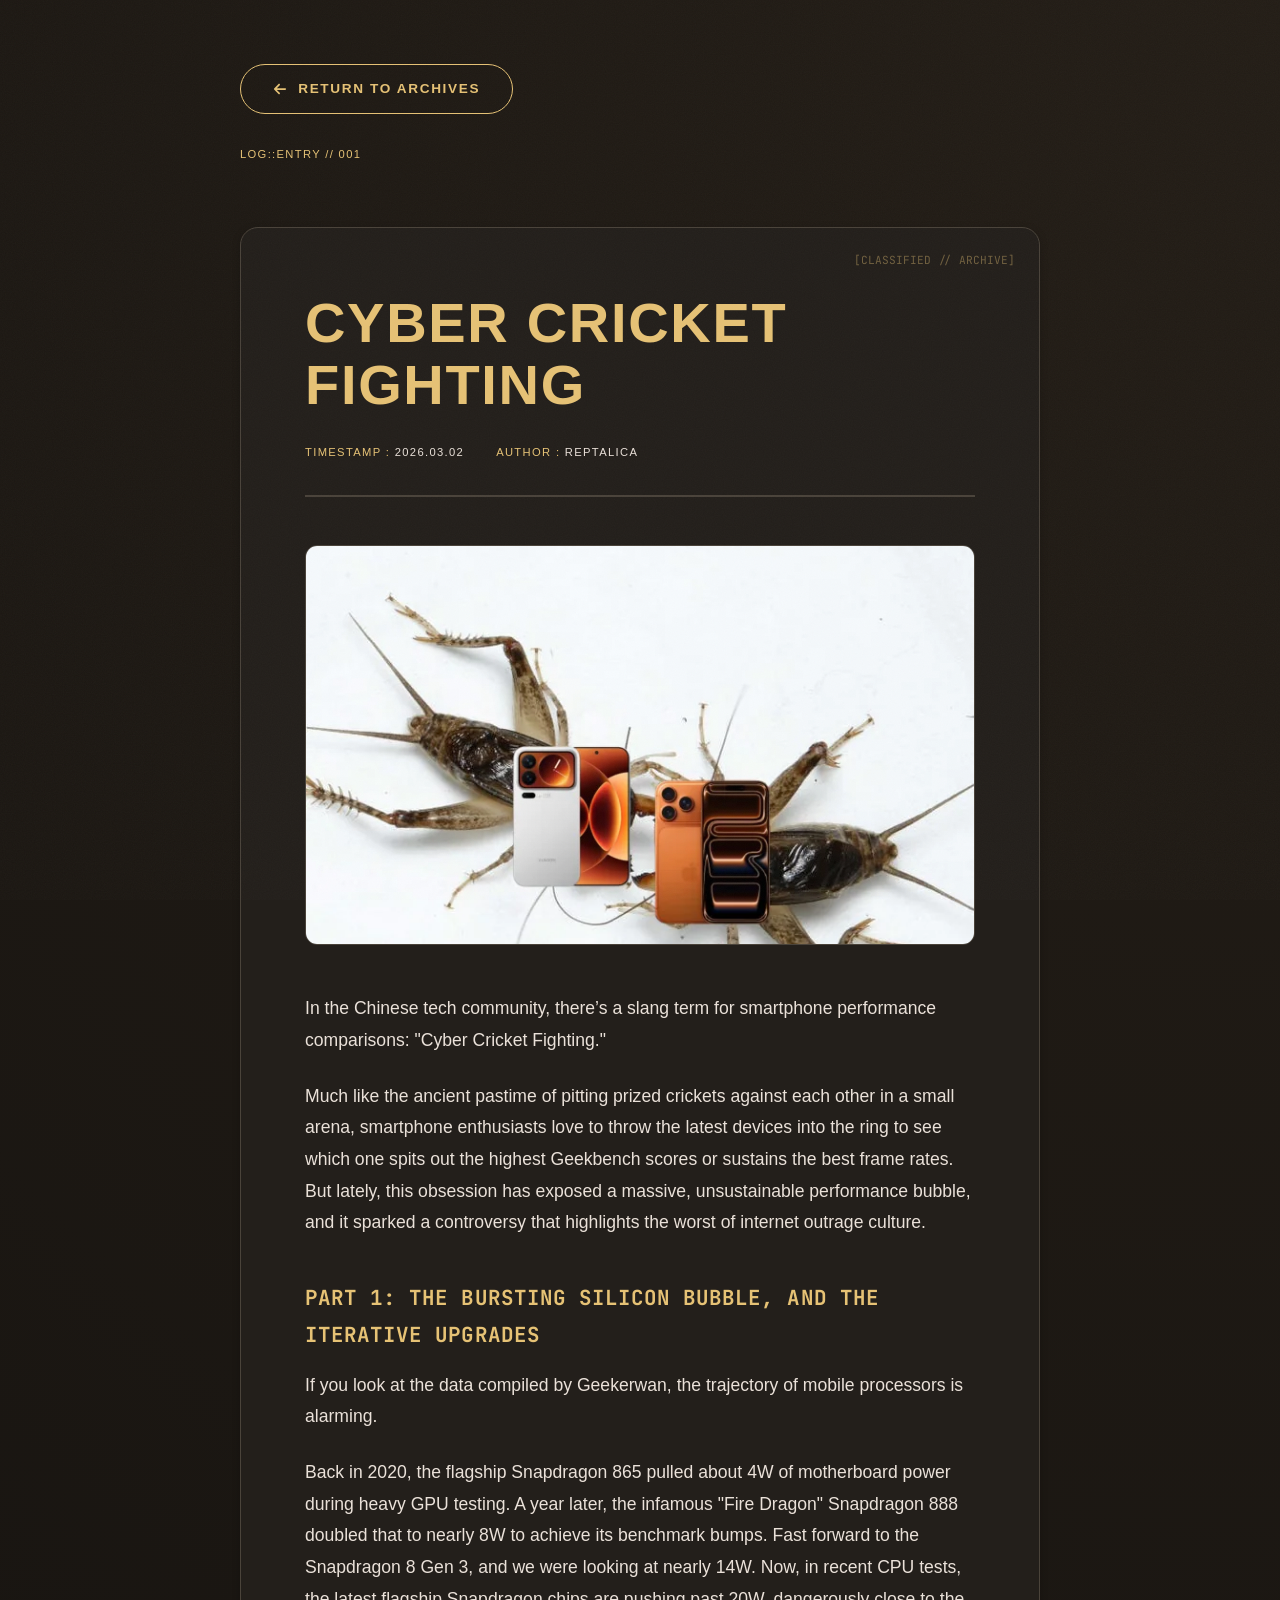
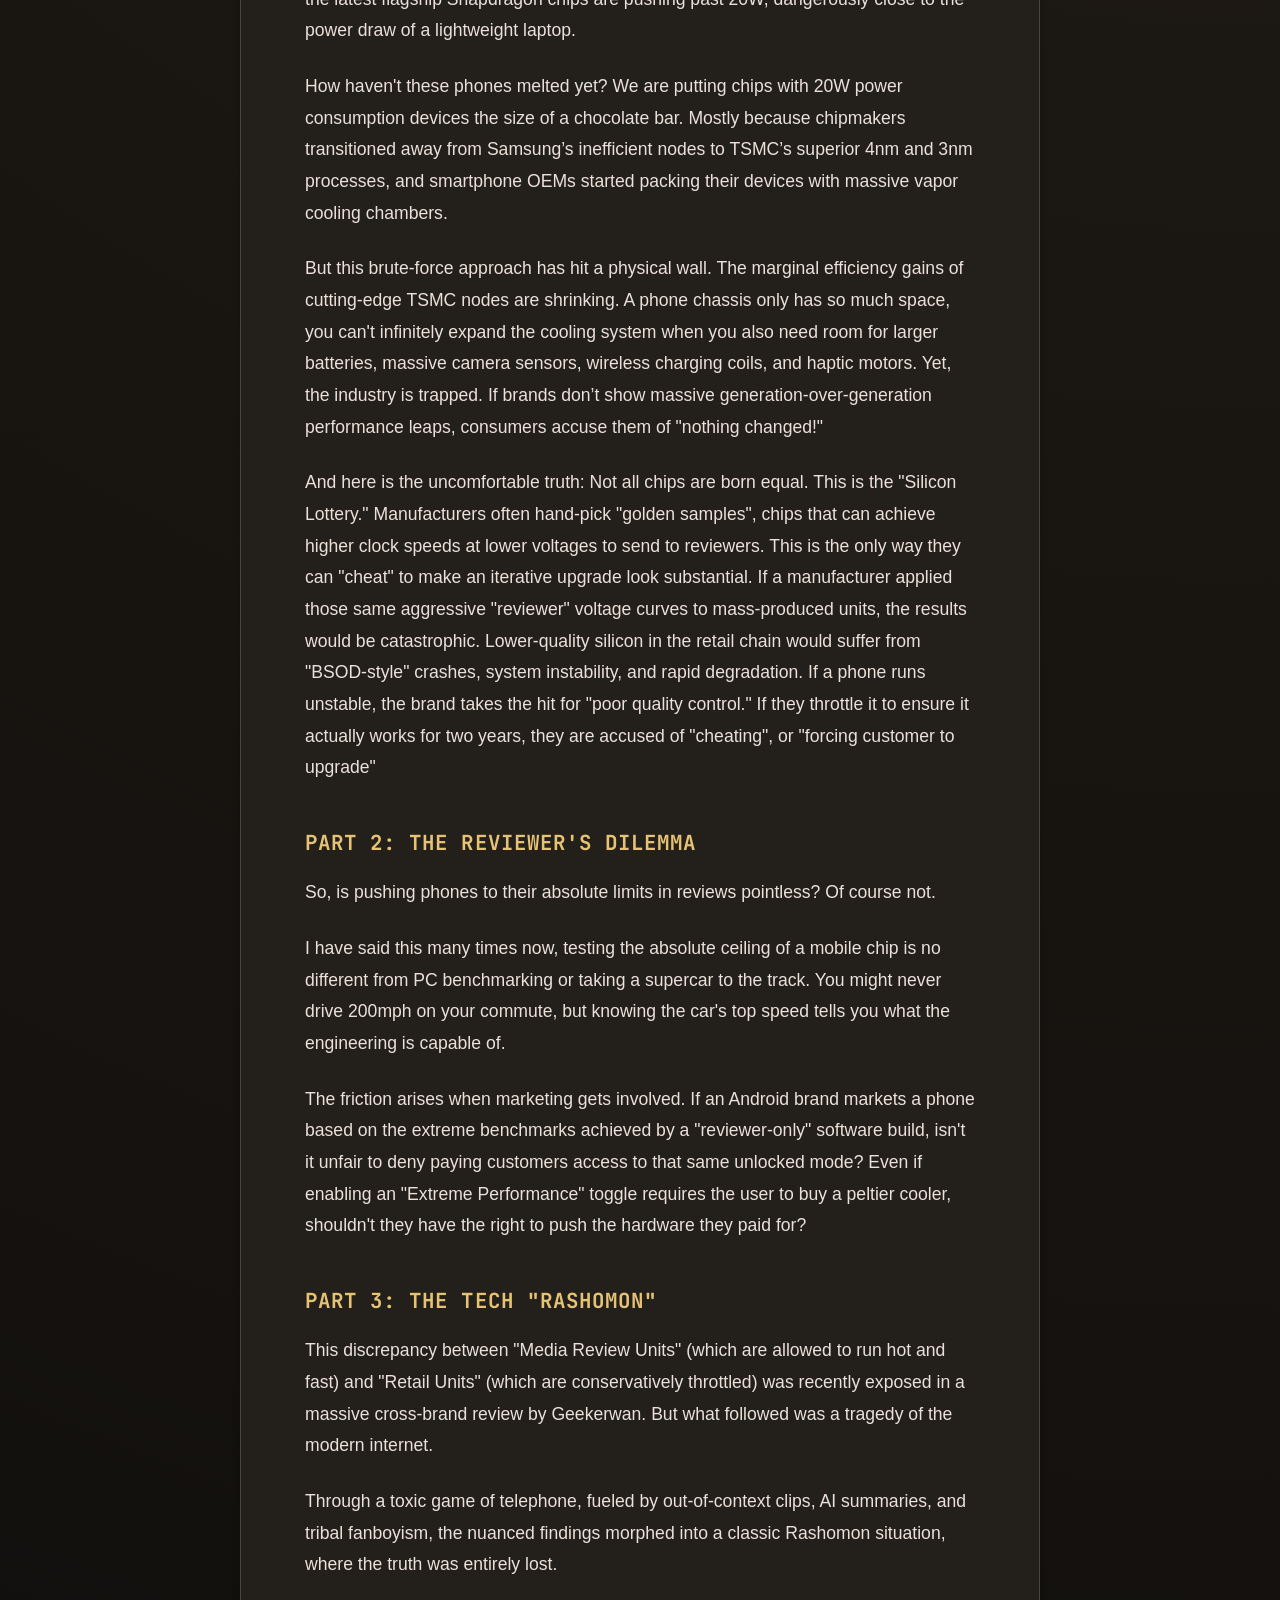
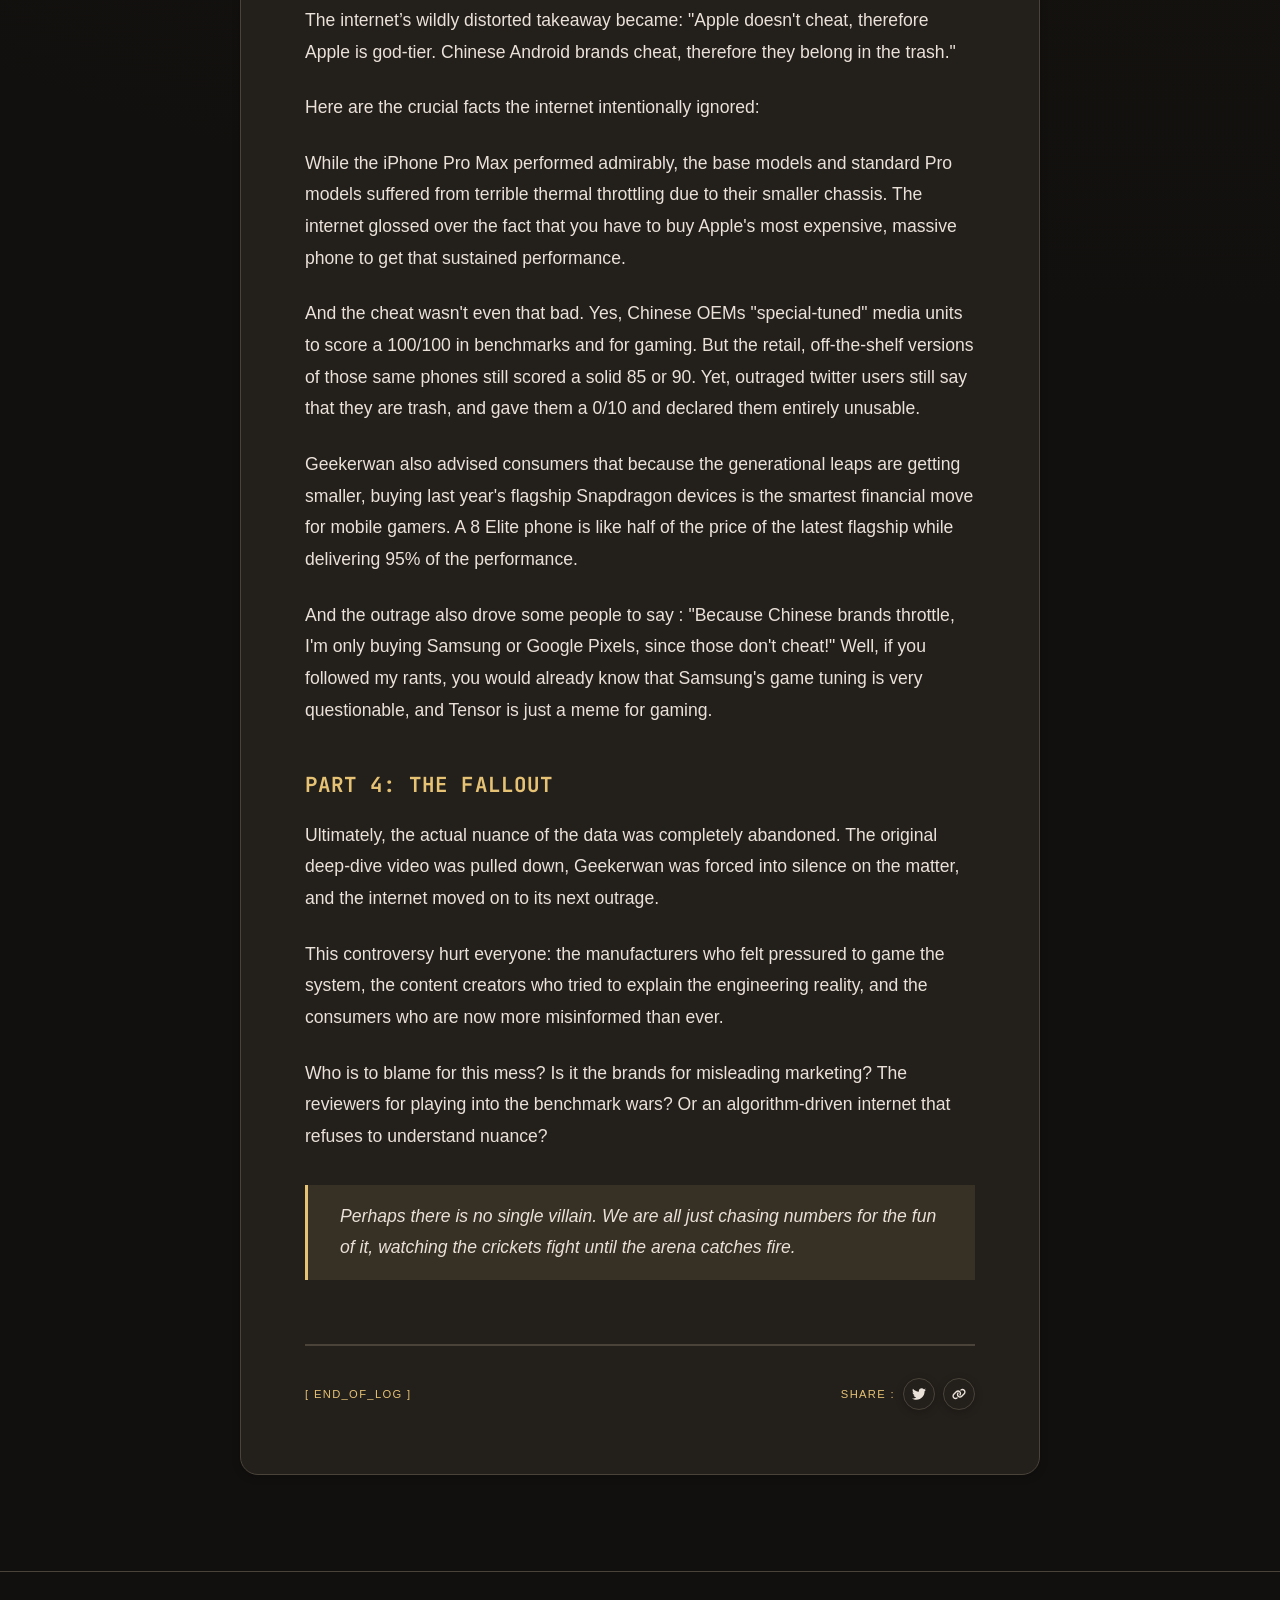
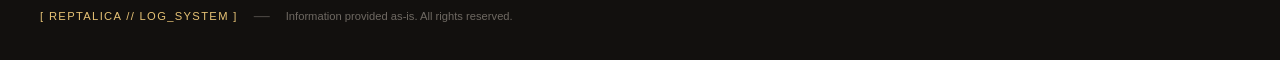
<file: blog/cyber-cricket-fighting.html>
<!DOCTYPE html>
<html lang="en">

<head>
    <meta charset="UTF-8">
    <meta name="viewport" content="width=device-width, initial-scale=1.0">
    <title>Cyber Cricket Fighting — Reptalica</title>
    <meta name="description"
        content="Technical entry regarding the smartphone performance bubble and benchmarking culture.">

    <!-- Open Graph -->
    <meta property="og:title" content="Cyber Cricket Fighting - Reptalica">
    <meta property="og:description"
        content="In the Chinese tech community, there's a slang term for smartphone performance comparisons: &quot;Cyber Cricket Fighting.&quot;">
    <meta property="og:image" content="https://reptalica.netlify.app/assets/optimized/cyber-cricket.png">
    <meta property="og:url" content="https://reptalica.netlify.app/blog/cyber-cricket-fighting.html">
    <meta property="og:type" content="article">
    <meta name="twitter:card" content="summary_large_image">
    <meta name="twitter:title" content="Cyber Cricket Fighting - Reptalica">
    <meta name="twitter:description"
        content="In the Chinese tech community, there's a slang term for smartphone performance comparisons: &quot;Cyber Cricket Fighting.&quot;">
    <meta name="twitter:image" content="https://reptalica.netlify.app/assets/optimized/cyber-cricket.png">

    <link rel="canonical" href="https://reptalica.netlify.app/blog/cyber-cricket-fighting.html">
    <link rel="alternate" type="application/rss+xml" title="Reptalica Blog" href="../feed.xml">
    <link rel="icon" type="image/png" href="../assets/favicon.png">

    <!-- Fonts (non-render-blocking) -->
    <link rel="preconnect" href="https://fonts.googleapis.com">
    <link rel="preconnect" href="https://fonts.gstatic.com" crossorigin>
    <link rel="preload" as="style"
        href="https://fonts.googleapis.com/css2?family=Google+Sans:wght@400;500;700&family=JetBrains+Mono:wght@400;500;700&display=swap">
    <link
        href="https://fonts.googleapis.com/css2?family=Google+Sans:wght@400;500;700&family=JetBrains+Mono:wght@400;500;700&display=swap"
        rel="stylesheet" media="print" onload="this.media='all'">
    <link href="https://fonts.googleapis.com/icon?family=Material+Icons+Round" rel="stylesheet">

    <link rel="stylesheet" href="../style.css">

    <style>
        .post {
            max-width: 800px;
            margin: 0 auto;
            background: var(--md-sys-color-surface-container);
            border: 1px solid var(--md-sys-color-outline-variant);
            border-radius: var(--shape-corner-xl);
            box-shadow: 0 2px 8px rgba(0, 0, 0, 0.2);
            padding: 4rem;
            position: relative;
        }

        .post::before {
            content: '[CLASSIFIED // ARCHIVE]';
            position: absolute;
            top: 1.5rem;
            right: 1.5rem;
            font-family: var(--font-family-mono);
            font-size: 0.7rem;
            color: var(--md-sys-color-primary);
            opacity: 0.4;
        }

        .post__header {
            margin-bottom: 3rem;
            border-bottom: 2px solid var(--md-sys-color-outline-variant);
            padding-bottom: 2rem;
        }

        .post__title {
            font-family: var(--font-family-base);
            font-size: clamp(2.5rem, 6vw, 3.5rem);
            font-weight: 700;
            color: var(--md-sys-color-primary);
            letter-spacing: 0.03em;
            line-height: 1.1;
            margin-bottom: 1.5rem;
            text-transform: uppercase;
        }

        .post__meta {
            display: flex;
            gap: 2rem;
            flex-wrap: wrap;
        }

        .post__image {
            width: 100%;
            height: 400px;
            margin-bottom: 3rem;
            border: 1px solid var(--md-sys-color-outline-variant);
            border-radius: var(--shape-corner-m);
            overflow: hidden;
        }

        .post__image img {
            width: 100%;
            height: 100%;
            object-fit: cover;
        }

        .post__content {
            font-family: var(--font-family-base);
            font-size: 1.1rem;
            line-height: 1.8;
            color: var(--md-sys-color-on-surface);
        }

        .post__content p {
            margin-bottom: 1.5rem;
        }

        .post__content h3 {
            font-family: var(--font-family-mono);
            color: var(--md-sys-color-primary);
            font-size: 1.3rem;
            margin: 2.5rem 0 1rem 0;
            text-transform: uppercase;
            letter-spacing: 0.05em;
        }

        .post__content blockquote {
            border-left: 3px solid var(--md-sys-color-primary);
            padding: 1rem 2rem;
            background: rgba(230, 194, 117, 0.1);
            font-style: italic;
            margin: 2rem 0;
            clip-path: var(--shape-corner-m);
        }

        .post__footer {
            margin-top: 4rem;
            padding-top: 2rem;
            border-top: 2px solid var(--md-sys-color-outline-variant);
        }

        @media (max-width: 768px) {
            .post {
                padding: 2rem;
                clip-path: none;
                border-left: none;
                border-right: none;
            }
        }
    </style>
</head>

<body>
    <!-- Noise grain overlay -->
    <div class="noise-overlay" aria-hidden="true"></div>

    <section class="section" style="padding-top: 4rem; min-height: 100vh;">
        <div class="section__header" style="max-width: 800px; margin: 0 auto 4rem auto;">
            <a href="../blog.html" class="btn btn--primary" style="margin-bottom: 2rem; display: inline-flex;">
                <svg width="14" height="14" viewBox="0 0 448 512" fill="currentColor" style="vertical-align:middle">
                    <path
                        d="M9.4 233.4c-12.5 12.5-12.5 32.8 0 45.3l160 160c12.5 12.5 32.8 12.5 45.3 0s12.5-32.8 0-45.3L109.2 288 416 288c17.7 0 32-14.3 32-32s-14.3-32-32-32l-306.7 0L214.6 118.6c12.5-12.5 12.5-32.8 0-45.3s-32.8-12.5-45.3 0l-160 160z" />
                </svg> RETURN TO ARCHIVES
            </a>
            <span class="label-mono section__tag">LOG::ENTRY // 001</span>
        </div>

        <article class="post">
            <header class="post__header">
                <h1 class="post__title">Cyber Cricket Fighting</h1>
                <div class="post__meta">
                    <div class="meta-item">
                        <span class="label-mono">TIMESTAMP :</span>
                        <span class="label-mono" style="color: var(--md-sys-color-on-surface);">2026.03.02</span>
                    </div>
                    <div class="meta-item">
                        <span class="label-mono">AUTHOR :</span>
                        <span class="label-mono" style="color: var(--md-sys-color-on-surface);">REPTALICA</span>
                    </div>
                </div>
            </header>

            <div class="post__image">
                <img src="../assets/optimized/cyber-cricket.webp" alt="Cyber Cricket Fighting" loading="lazy">
            </div>

            <div class="post__content">
                <p>
                    In the Chinese tech community, there’s a slang term for smartphone performance comparisons: "Cyber
                    Cricket Fighting."
                </p>

                <p>
                    Much like the ancient pastime of pitting prized crickets against each other in a small arena,
                    smartphone enthusiasts love to throw the latest devices into the ring to see which one spits out the
                    highest Geekbench scores or sustains the best frame rates. But lately, this obsession has exposed a
                    massive, unsustainable performance bubble, and it sparked a controversy that highlights the worst of
                    internet outrage culture.
                </p>

                <h3>Part 1: The Bursting Silicon Bubble, and the iterative upgrades</h3>
                <p>
                    If you look at the data compiled by Geekerwan, the trajectory of mobile processors is alarming.
                </p>
                <p>
                    Back in 2020, the flagship Snapdragon 865 pulled about 4W of motherboard power during heavy GPU
                    testing. A year later, the infamous "Fire Dragon" Snapdragon 888 doubled that to nearly 8W to
                    achieve its benchmark bumps. Fast forward to the Snapdragon 8 Gen 3, and we were looking at nearly
                    14W. Now, in recent CPU tests, the latest flagship Snapdragon chips are pushing past 20W,
                    dangerously close to the power draw of a lightweight laptop.
                </p>
                <p>
                    How haven't these phones melted yet? We are putting chips with 20W power consumption devices the
                    size of a chocolate bar. Mostly because chipmakers transitioned away from Samsung’s inefficient
                    nodes to TSMC’s superior 4nm and 3nm processes, and smartphone OEMs started packing their devices
                    with massive vapor cooling chambers.
                </p>
                <p>
                    But this brute-force approach has hit a physical wall. The marginal efficiency gains of cutting-edge
                    TSMC nodes are shrinking. A phone chassis only has so much space, you can't infinitely expand the
                    cooling system when you also need room for larger batteries, massive camera sensors, wireless
                    charging coils, and haptic motors. Yet, the industry is trapped. If brands don’t show massive
                    generation-over-generation performance leaps, consumers accuse them of "nothing changed!"
                </p>
                <p>
                    And here is the uncomfortable truth: Not all chips are born equal. This is the "Silicon Lottery."
                    Manufacturers often hand-pick "golden samples", chips that can achieve higher clock speeds at lower
                    voltages to send to reviewers. This is the only way they can "cheat" to make an iterative upgrade
                    look substantial. If a manufacturer applied those same aggressive "reviewer" voltage curves to
                    mass-produced units, the results would be catastrophic. Lower-quality silicon in the retail chain
                    would suffer from "BSOD-style" crashes, system instability, and rapid degradation. If a phone runs
                    unstable, the brand takes the hit for "poor quality control." If they throttle it to ensure it
                    actually works for two years, they are accused of "cheating", or "forcing customer to upgrade"
                </p>

                <h3>Part 2: The Reviewer's Dilemma</h3>
                <p>
                    So, is pushing phones to their absolute limits in reviews pointless? Of course not.
                </p>
                <p>
                    I have said this many times now, testing the absolute ceiling of a mobile chip is no different from
                    PC benchmarking or taking a supercar to the track. You might never drive 200mph on your commute, but
                    knowing the car's top speed tells you what the engineering is capable of.
                </p>
                <p>
                    The friction arises when marketing gets involved. If an Android brand markets a phone based on the
                    extreme benchmarks achieved by a "reviewer-only" software build, isn't it unfair to deny paying
                    customers access to that same unlocked mode? Even if enabling an "Extreme Performance" toggle
                    requires the user to buy a peltier cooler, shouldn't they have the right to push the hardware they
                    paid for?
                </p>

                <h3>Part 3: The Tech "Rashomon"</h3>
                <p>
                    This discrepancy between "Media Review Units" (which are allowed to run hot and fast) and "Retail
                    Units" (which are conservatively throttled) was recently exposed in a massive cross-brand review by
                    Geekerwan. But what followed was a tragedy of the modern internet.
                </p>
                <p>
                    Through a toxic game of telephone, fueled by out-of-context clips, AI summaries, and tribal
                    fanboyism, the nuanced findings morphed into a classic Rashomon situation, where the truth was
                    entirely lost.
                </p>
                <p>
                    The internet’s wildly distorted takeaway became: "Apple doesn't cheat, therefore Apple is god-tier.
                    Chinese Android brands cheat, therefore they belong in the trash."
                </p>
                <p>
                    Here are the crucial facts the internet intentionally ignored:
                </p>
                <p>
                    While the iPhone Pro Max performed admirably, the base models and standard Pro models suffered from
                    terrible thermal throttling due to their smaller chassis. The internet glossed over the fact that
                    you have to buy Apple's most expensive, massive phone to get that sustained performance.
                </p>
                <p>
                    And the cheat wasn't even that bad. Yes, Chinese OEMs "special-tuned" media units to score a 100/100
                    in benchmarks and for gaming. But the retail, off-the-shelf versions of those same phones still
                    scored a solid 85 or 90. Yet, outraged twitter users still say that they are trash, and gave them a
                    0/10 and declared them entirely unusable.
                </p>
                <p>
                    Geekerwan also advised consumers that because the generational leaps are getting smaller, buying
                    last year's flagship Snapdragon devices is the smartest financial move for mobile gamers. A 8 Elite
                    phone is like half of the price of the latest flagship while delivering 95% of the performance.
                </p>
                <p>
                    And the outrage also drove some people to say : "Because Chinese brands throttle, I'm only buying
                    Samsung or Google Pixels, since those don't cheat!" Well, if you followed my rants, you would
                    already know that Samsung's game tuning is very questionable, and Tensor is just a meme for gaming.
                </p>

                <h3>Part 4: The Fallout</h3>
                <p>
                    Ultimately, the actual nuance of the data was completely abandoned. The original deep-dive video was
                    pulled down, Geekerwan was forced into silence on the matter, and the internet moved on to its next
                    outrage.
                </p>
                <p>
                    This controversy hurt everyone: the manufacturers who felt pressured to game the system, the content
                    creators who tried to explain the engineering reality, and the consumers who are now more
                    misinformed than ever.
                </p>
                <p>
                    Who is to blame for this mess? Is it the brands for misleading marketing? The reviewers for playing
                    into the benchmark wars? Or an algorithm-driven internet that refuses to understand nuance?
                </p>
                <blockquote>
                    Perhaps there is no single villain. We are all just chasing numbers for the fun of it, watching the
                    crickets fight until the arena catches fire.
                </blockquote>
            </div>

            <footer class="post__footer">
                <div style="display: flex; justify-content: space-between; align-items: center;">
                    <span class="label-mono">[ END_OF_LOG ]</span>
                    <div class="social-row" style="gap: 0.5rem;">
                        <span class="label-mono" style="align-self: center;">SHARE :</span>
                        <a href="#" id="share-twitter" class="social-btn"
                            style="padding: 0.5rem; font-size: 0.9rem;"><svg width="14" height="14"
                                viewBox="0 0 512 512" fill="currentColor">
                                <path
                                    d="M459.4 151.7c.3 4.5 .3 9.1 .3 13.6 0 138.7-105.6 298.6-298.6 298.6-59.5 0-114.7-17.2-161.1-47.1 8.4 1 16.6 1.3 25.3 1.3 49.1 0 94.2-16.6 130.3-44.8-46.1-1-84.8-31.2-98.1-72.8 6.5 1 13 1.6 19.8 1.6 9.4 0 18.8-1.3 27.6-3.6-48.1-9.7-84.1-52-84.1-103v-1.3c14 7.8 30.2 12.7 47.4 13.3-28.3-18.8-46.8-51-46.8-87.4 0-19.5 5.2-37.4 14.3-53 51.7 63.7 129.3 105.3 216.4 109.8-1.6-7.8-2.6-15.9-2.6-24 0-57.8 46.8-104.9 104.9-104.9 30.2 0 57.5 12.7 76.7 33.1 23.7-4.5 46.5-13.3 66.6-25.3-7.8 24.4-24.4 44.8-46.1 57.8 21.1-2.3 41.6-8.1 60.4-16.2-14.3 20.8-32.2 39.3-52.6 54.3z" />
                            </svg></a>
                        <a href="#" id="share-link" class="social-btn" style="padding: 0.5rem; font-size: 0.9rem;"><svg
                                width="14" height="14" viewBox="0 0 640 512" fill="currentColor">
                                <path
                                    d="M579.8 267.7c56.5-56.5 56.5-148 0-204.5c-50-50-128.8-56.5-186.3-15.4l-1.6 1.1c-14.4 10.3-17.7 30.3-7.4 44.6s30.3 17.7 44.6 7.4l1.6-1.1c32.1-22.9 76-19.3 103.8 8.6c31.5 31.5 31.5 82.5 0 114L422.3 334.8c-31.5 31.5-82.5 31.5-114 0c-27.9-27.9-31.5-71.8-8.6-103.8l1.1-1.6c10.3-14.4 6.9-34.4-7.4-44.6s-34.4-6.9-44.6 7.4l-1.1 1.6C206.5 251.2 213 330 263 380c56.5 56.5 148 56.5 204.5 0L579.8 267.7zM60.2 244.3c-56.5 56.5-56.5 148 0 204.5c50 50 128.8 56.5 186.3 15.4l1.6-1.1c14.4-10.3 17.7-30.3 7.4-44.6s-30.3-17.7-44.6-7.4l-1.6 1.1c-32.1 22.9-76 19.3-103.8-8.6C74 372.1 74 321.1 105.5 289.5L217.7 177.2c31.5-31.5 82.5-31.5 114 0c27.9 27.9 31.5 71.8 8.6 103.9l-1.1 1.6c-10.3 14.4-6.9 34.4 7.4 44.6s34.4 6.9 44.6-7.4l1.1-1.6C433.5 260.8 427 182 377 132c-56.5-56.5-148-56.5-204.5 0L60.2 244.3z" />
                            </svg></a>
                    </div>
                </div>
            </footer>
        </article>
    </section>

    <footer class="footer">
        <div class="footer__inner">
            <span class="label-mono">[ REPTALICA // LOG_SYSTEM ]</span>
            <span class="footer__sep" aria-hidden="true">—</span>
            <span class="footer__disclaimer">Information provided as-is. All rights reserved.</span>
        </div>
    </footer>

    <script src="../script.js"></script>
</body>

</html>
</file>
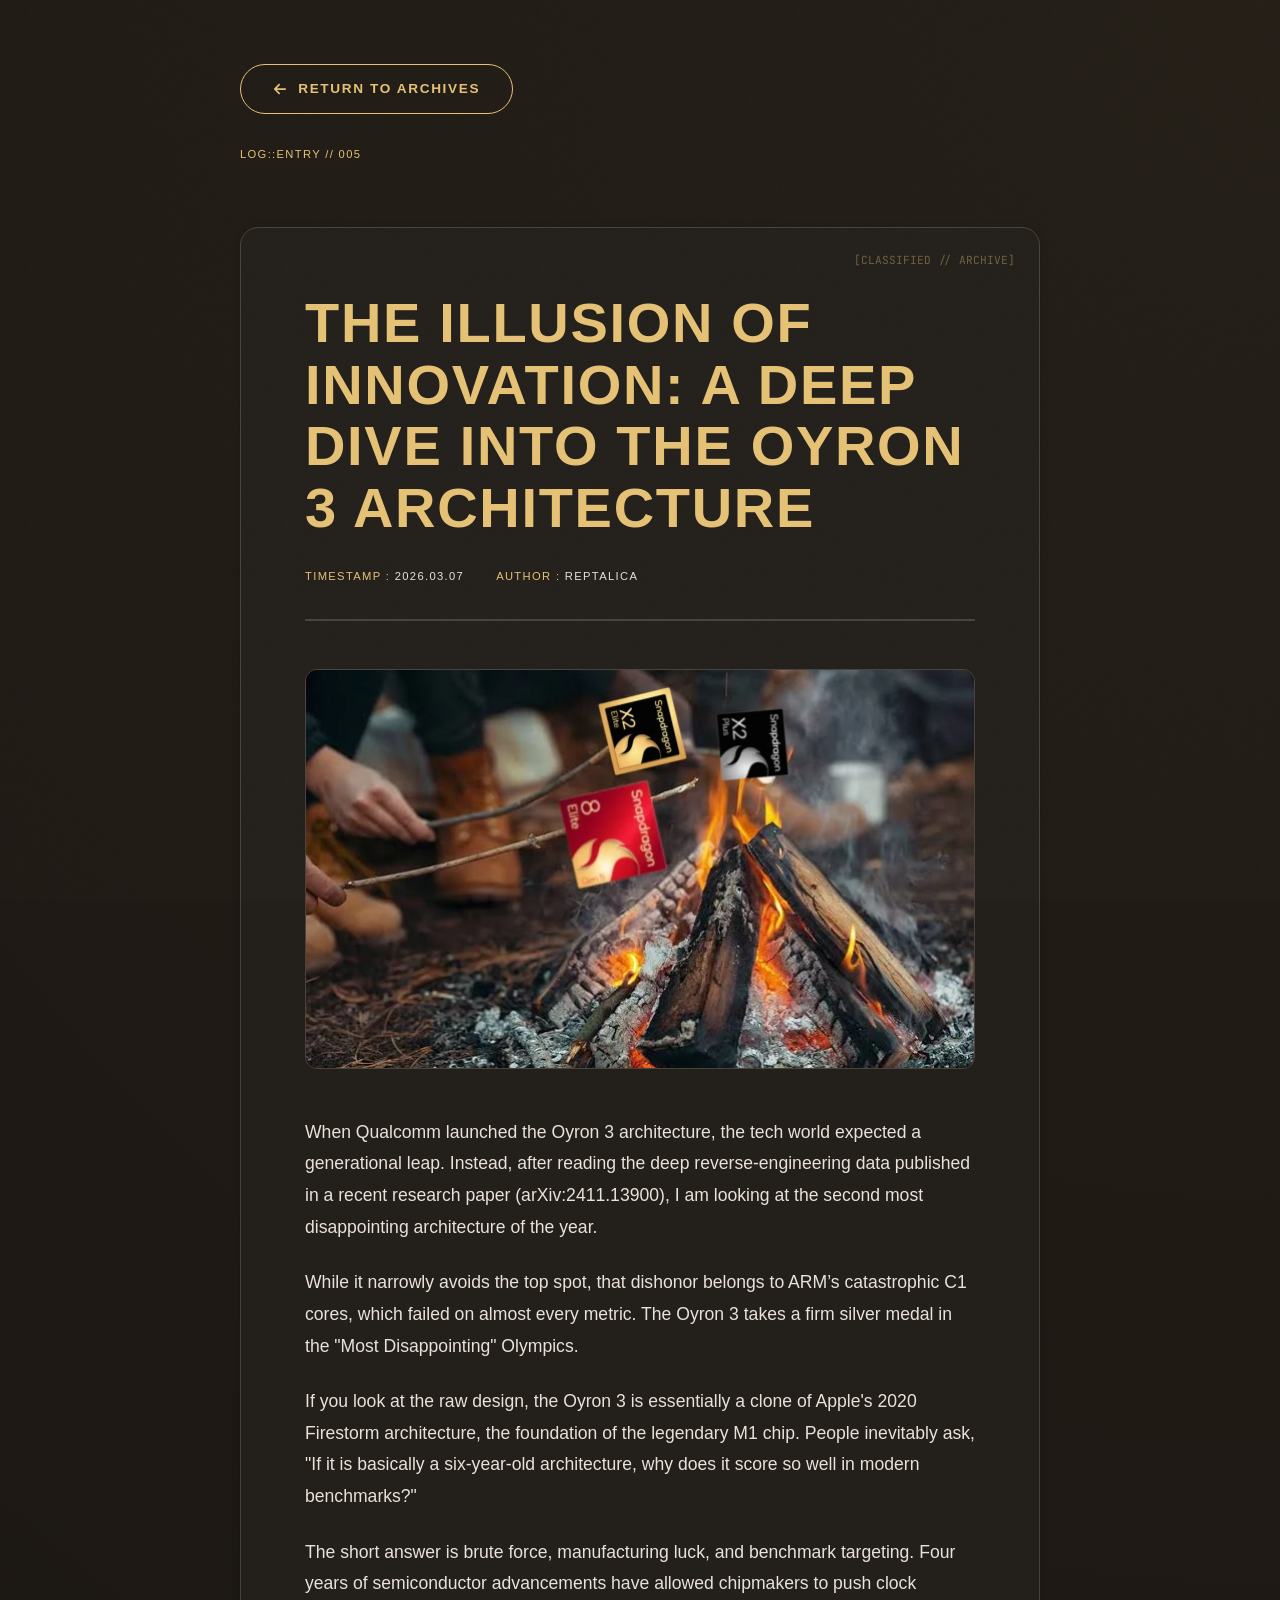
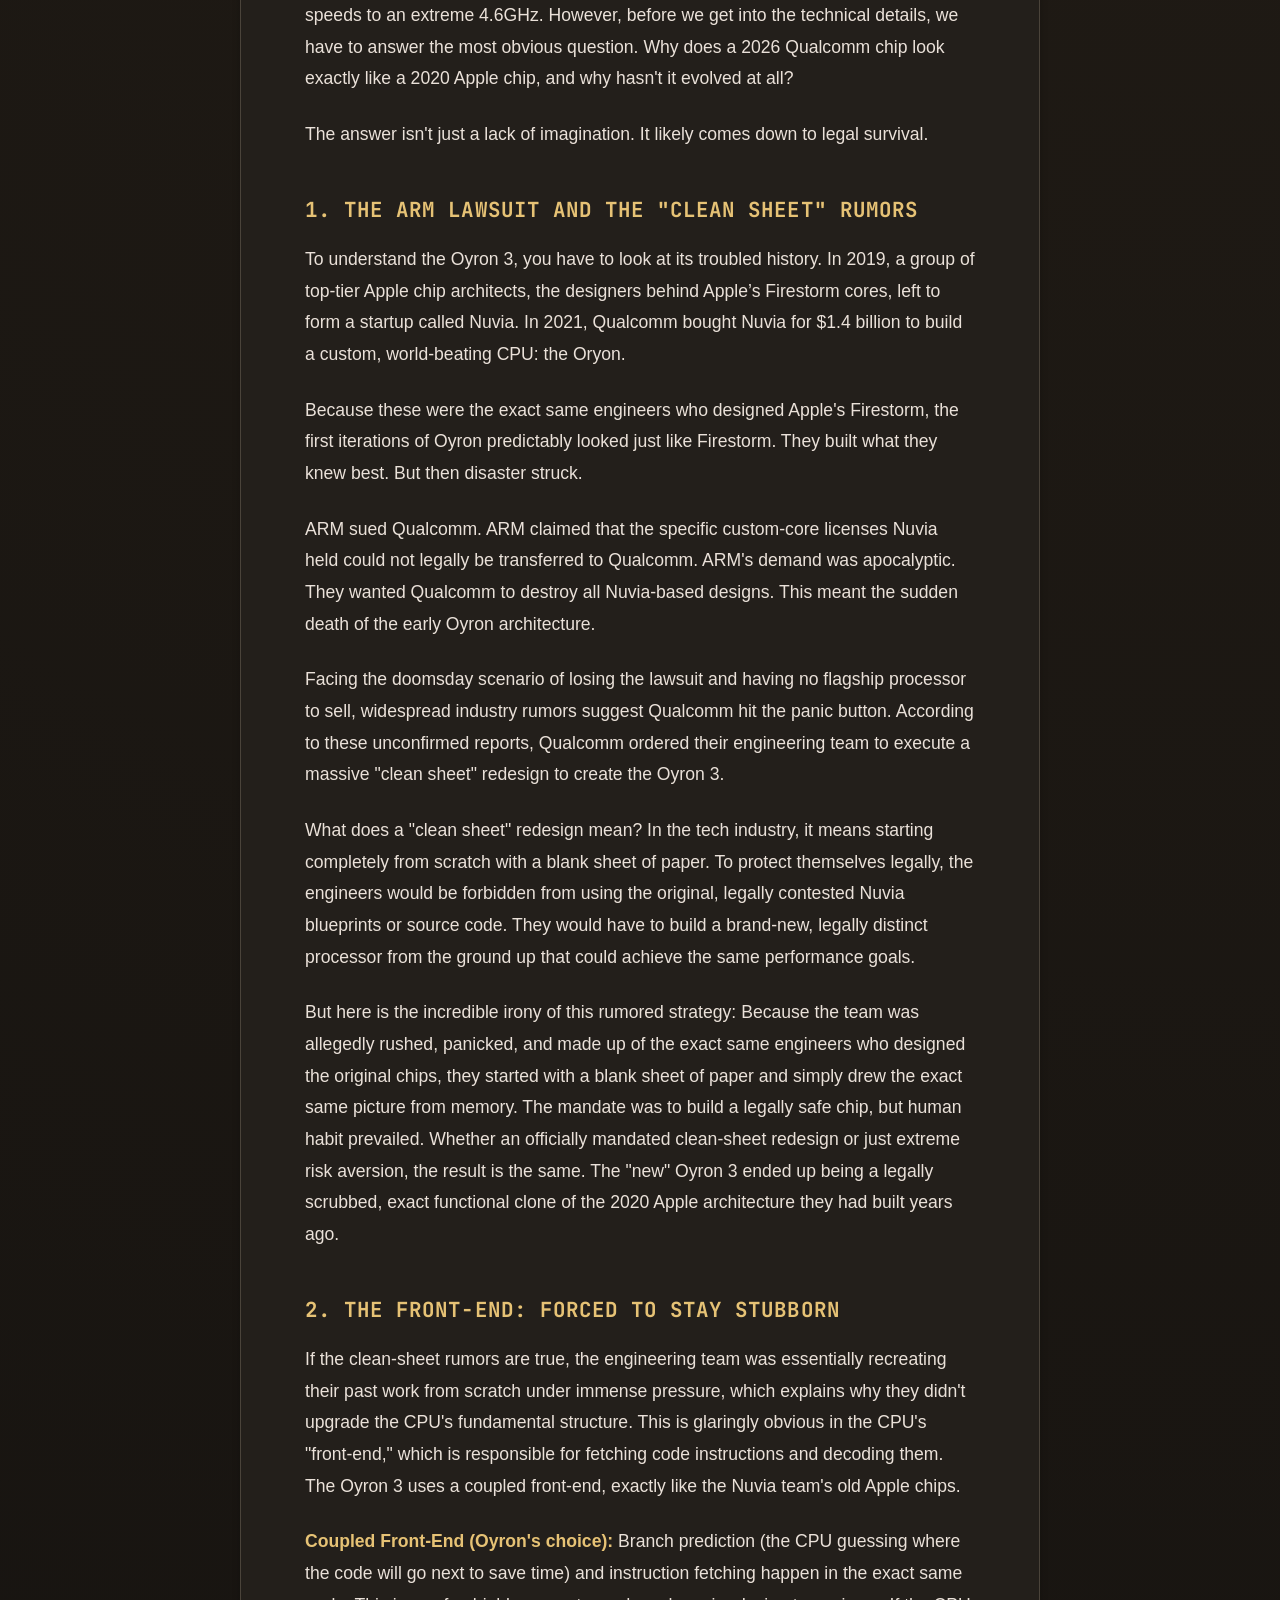
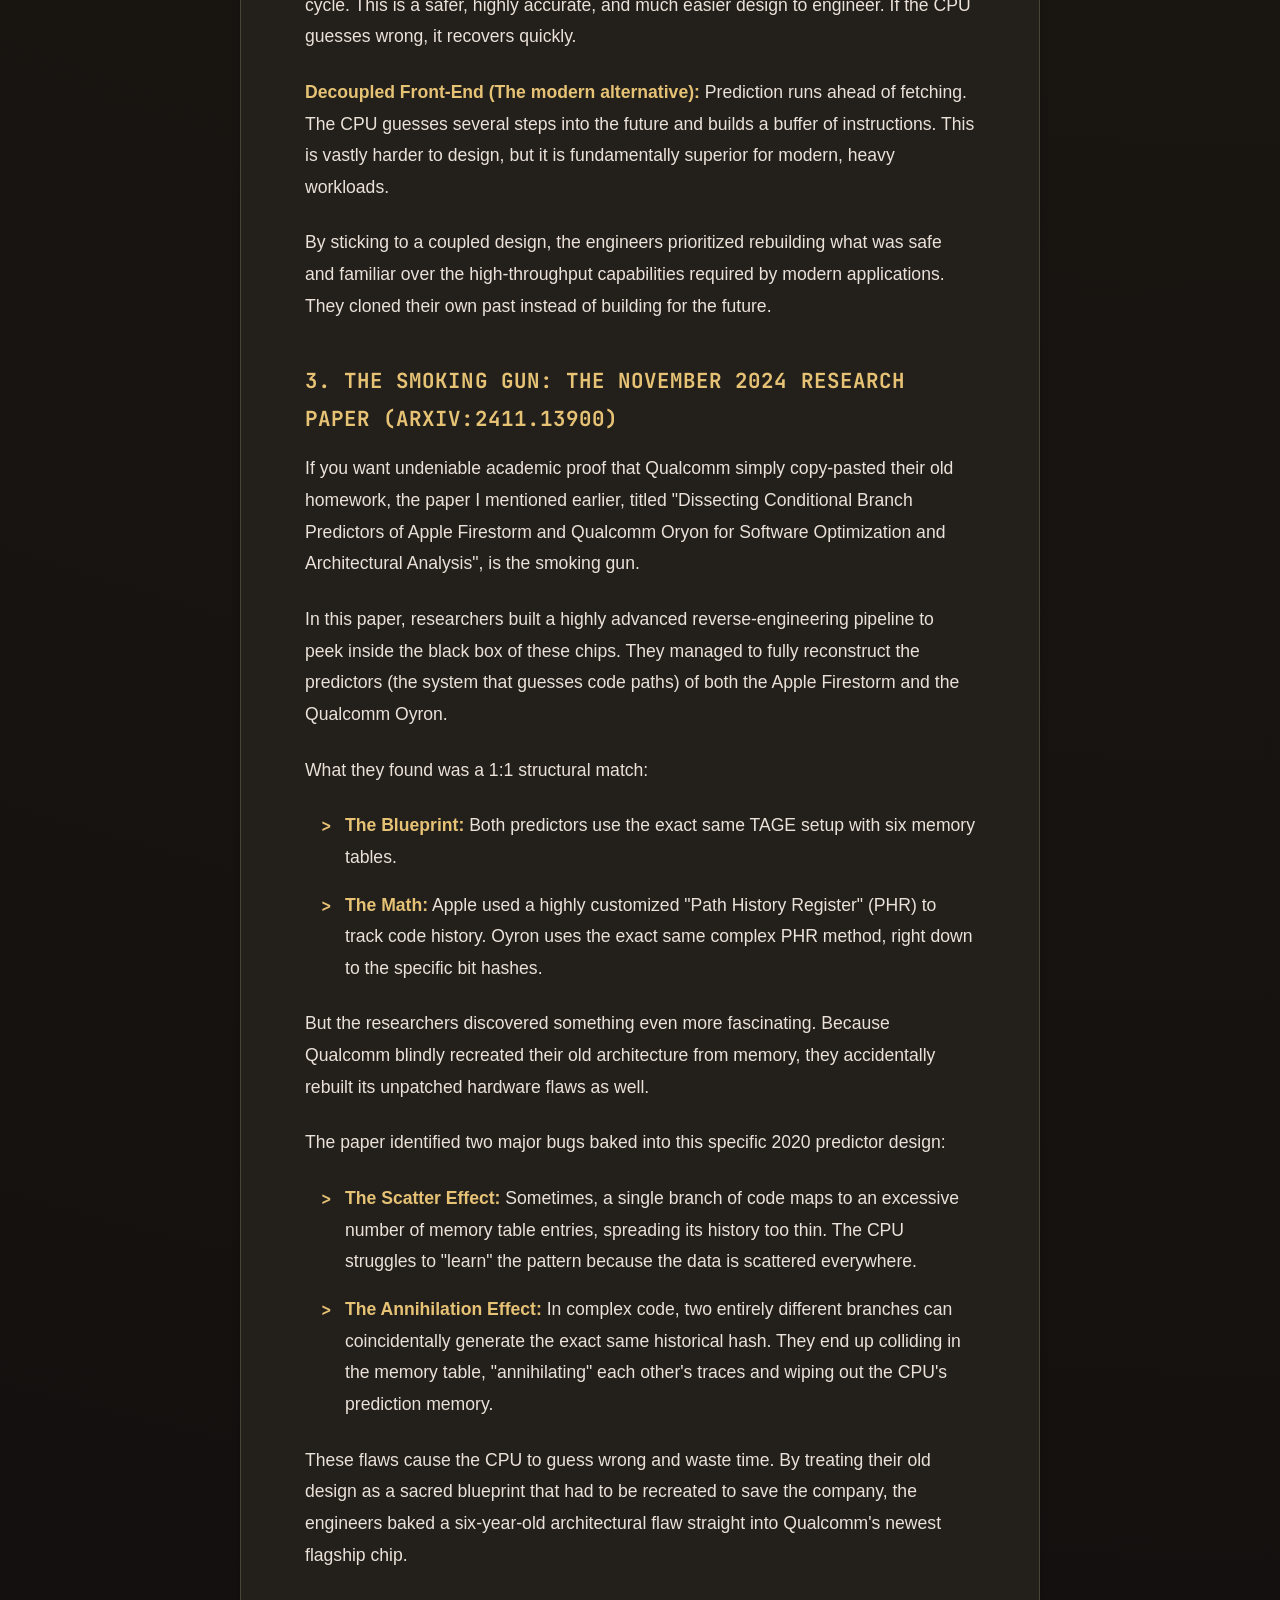
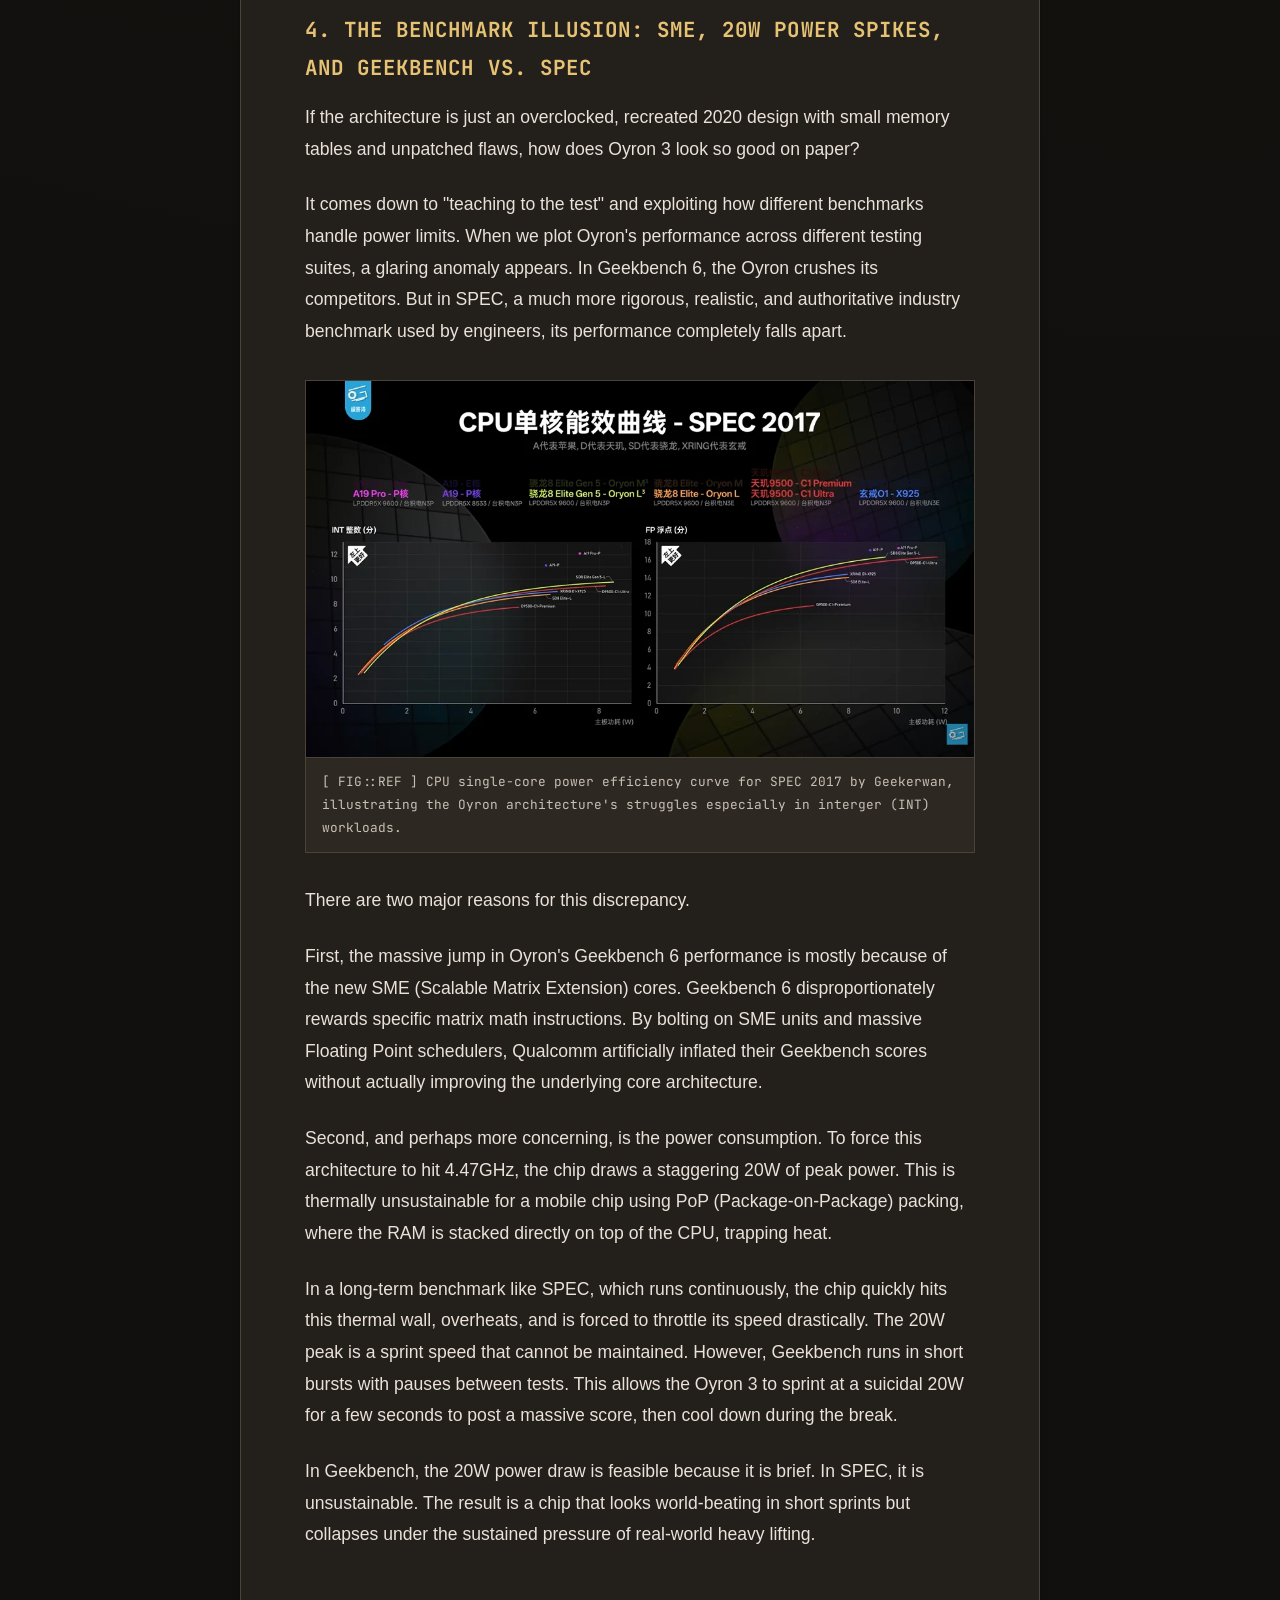
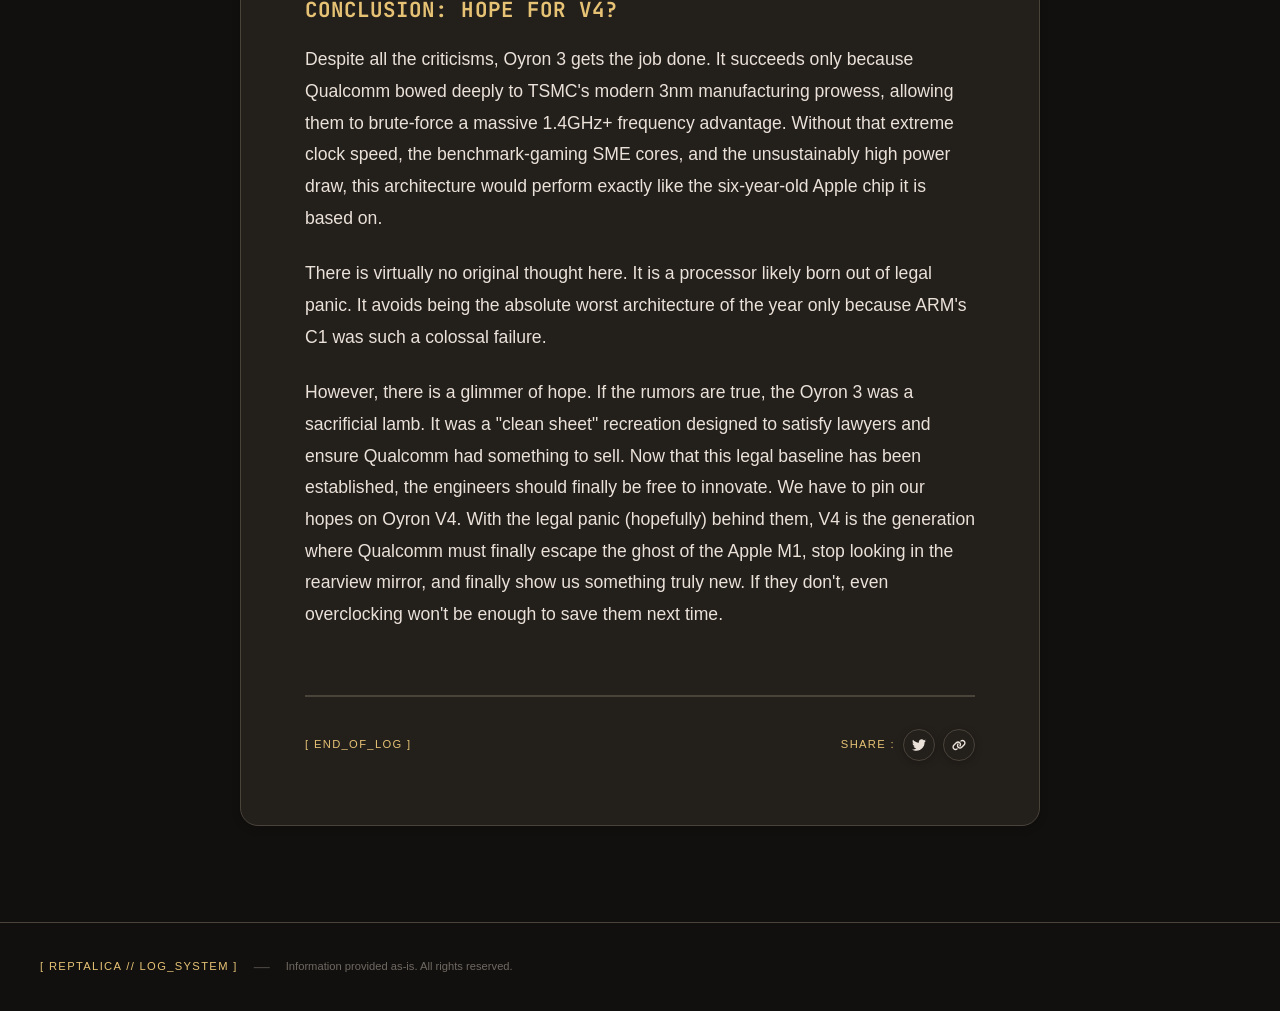
<file: blog/oyron-3-architecture.html>
<!DOCTYPE html>
<html lang="en">

<head>
    <meta charset="UTF-8">
    <meta name="viewport" content="width=device-width, initial-scale=1.0">
    <title>The Illusion of Innovation: A Deep Dive into the Oyron 3 Architecture — Reptalica</title>
    <meta name="description"
        content="A deep dive into the Oyron 3 architecture and why it is essentially a clone of Apple's 2020 Firestorm architecture.">

    <!-- Open Graph -->
    <meta property="og:title"
        content="The Illusion of Innovation: A Deep Dive into the Oyron 3 Architecture - Reptalica">
    <meta property="og:description"
        content="A deep dive into the Oyron 3 architecture and why it is essentially a clone of Apple's 2020 Firestorm architecture.">
    <meta property="og:image" content="https://reptalica.netlify.app/blog/oyron-fire.png">
    <meta property="og:url" content="https://reptalica.netlify.app/blog/oyron-3-architecture.html">
    <meta property="og:type" content="article">
    <meta name="twitter:card" content="summary_large_image">
    <meta name="twitter:title"
        content="The Illusion of Innovation: A Deep Dive into the Oyron 3 Architecture - Reptalica">
    <meta name="twitter:description"
        content="A deep dive into the Oyron 3 architecture and why it is essentially a clone of Apple's 2020 Firestorm architecture.">
    <meta name="twitter:image" content="https://reptalica.netlify.app/blog/oyron-fire.png">

    <link rel="canonical" href="https://reptalica.netlify.app/blog/oyron-3-architecture.html">
    <link rel="alternate" type="application/rss+xml" title="Reptalica Blog" href="../feed.xml">
    <link rel="icon" type="image/png" href="../assets/favicon.png">

    <!-- Fonts (non-render-blocking) -->
    <link rel="preconnect" href="https://fonts.googleapis.com">
    <link rel="preconnect" href="https://fonts.gstatic.com" crossorigin>
    <link rel="preload" as="style"
        href="https://fonts.googleapis.com/css2?family=Google+Sans:wght@400;500;700&family=JetBrains+Mono:wght@400;500;700&display=swap">
    <link
        href="https://fonts.googleapis.com/css2?family=Google+Sans:wght@400;500;700&family=JetBrains+Mono:wght@400;500;700&display=swap"
        rel="stylesheet" media="print" onload="this.media='all'">
    <link href="https://fonts.googleapis.com/icon?family=Material+Icons+Round" rel="stylesheet">

    <link rel="stylesheet" href="../style.css">

    <style>
        .post {
            max-width: 800px;
            margin: 0 auto;
            background: var(--md-sys-color-surface-container);
            border: 1px solid var(--md-sys-color-outline-variant);
            border-radius: var(--shape-corner-xl);
            box-shadow: 0 2px 8px rgba(0, 0, 0, 0.2);
            padding: 4rem;
            position: relative;
        }

        .post::before {
            content: '[CLASSIFIED // ARCHIVE]';
            position: absolute;
            top: 1.5rem;
            right: 1.5rem;
            font-family: var(--font-family-mono);
            font-size: 0.7rem;
            color: var(--md-sys-color-primary);
            opacity: 0.4;
        }

        .post__header {
            margin-bottom: 3rem;
            border-bottom: 2px solid var(--md-sys-color-outline-variant);
            padding-bottom: 2rem;
        }

        .post__title {
            font-family: var(--font-family-base);
            font-size: clamp(2.5rem, 6vw, 3.5rem);
            font-weight: 700;
            color: var(--md-sys-color-primary);
            letter-spacing: 0.03em;
            line-height: 1.1;
            margin-bottom: 1.5rem;
            text-transform: uppercase;
        }

        .post__meta {
            display: flex;
            gap: 2rem;
            flex-wrap: wrap;
        }

        .post__image {
            width: 100%;
            height: 400px;
            margin-bottom: 3rem;
            border: 1px solid var(--md-sys-color-outline-variant);
            border-radius: var(--shape-corner-m);
            overflow: hidden;
        }

        .post__image img {
            width: 100%;
            height: 100%;
            object-fit: cover;
        }

        .post__content {
            font-family: var(--font-family-base);
            font-size: 1.1rem;
            line-height: 1.8;
            color: var(--md-sys-color-on-surface);
        }

        .post__content p {
            margin-bottom: 1.5rem;
        }

        .post__content h3 {
            font-family: var(--font-family-mono);
            color: var(--md-sys-color-primary);
            font-size: 1.3rem;
            margin: 2.5rem 0 1rem 0;
            text-transform: uppercase;
            letter-spacing: 0.05em;
        }

        .post__content blockquote {
            border-left: 3px solid var(--md-sys-color-primary);
            padding: 1rem 2rem;
            background: rgba(230, 194, 117, 0.1);
            font-style: italic;
            margin: 2rem 0;
            clip-path: var(--shape-corner-m);
        }

        .post__content ul {
            margin: 1rem 0 1.5rem 1.5rem;
            list-style: none;
        }

        .post__content ul li {
            margin-bottom: 1rem;
            padding-left: 1rem;
            position: relative;
        }

        .post__content ul li::before {
            content: '>';
            position: absolute;
            left: -0.5rem;
            color: var(--md-sys-color-primary);
            font-family: var(--font-family-mono);
            font-weight: 700;
        }

        .post__content .content-image {
            width: 100%;
            margin: 2rem 0;
            border: 1px solid var(--md-sys-color-outline-variant);
            clip-path: var(--shape-corner-m);
            overflow: hidden;
        }

        .post__content .content-image img {
            width: 100%;
            height: auto;
            display: block;
        }

        .post__content .content-image figcaption {
            font-family: var(--font-family-mono);
            font-size: 0.8rem;
            color: var(--md-sys-color-on-surface-variant);
            padding: 0.8rem 1rem;
            background: var(--md-sys-color-surface-container-high);
            border-top: 1px solid var(--md-sys-color-outline-variant);
        }

        .post__content strong {
            color: var(--md-sys-color-primary);
        }

        .post__content code {
            font-family: var(--font-family-mono);
            font-size: 0.95em;
            background: var(--md-sys-color-surface-container-high);
            padding: 0.15em 0.4em;
            border: 1px solid var(--md-sys-color-outline-variant);
            color: var(--md-sys-color-primary);
        }

        .post__footer {
            margin-top: 4rem;
            padding-top: 2rem;
            border-top: 2px solid var(--md-sys-color-outline-variant);
        }

        @media (max-width: 768px) {
            .post {
                padding: 2rem;
                clip-path: none;
                border-left: none;
                border-right: none;
            }
        }
    </style>
</head>

<body>
    <!-- Noise grain overlay -->
    <div class="noise-overlay" aria-hidden="true"></div>

    <section class="section" style="padding-top: 4rem; min-height: 100vh;">
        <div class="section__header" style="max-width: 800px; margin: 0 auto 4rem auto;">
            <a href="../blog.html" class="btn btn--primary" style="margin-bottom: 2rem; display: inline-flex;">
                <svg width="14" height="14" viewBox="0 0 448 512" fill="currentColor" style="vertical-align:middle">
                    <path
                        d="M9.4 233.4c-12.5 12.5-12.5 32.8 0 45.3l160 160c12.5 12.5 32.8 12.5 45.3 0s12.5-32.8 0-45.3L109.2 288 416 288c17.7 0 32-14.3 32-32s-14.3-32-32-32l-306.7 0L214.6 118.6c12.5-12.5 12.5-32.8 0-45.3s-32.8-12.5-45.3 0l-160 160z" />
                </svg> RETURN TO ARCHIVES
            </a>
            <span class="label-mono section__tag">LOG::ENTRY // 005</span>
        </div>

        <article class="post">
            <header class="post__header">
                <h1 class="post__title">The Illusion of Innovation: A Deep Dive into the Oyron 3 Architecture</h1>
                <div class="post__meta">
                    <div class="meta-item">
                        <span class="label-mono">TIMESTAMP :</span>
                        <span class="label-mono" style="color: var(--md-sys-color-on-surface);">2026.03.07</span>
                    </div>
                    <div class="meta-item">
                        <span class="label-mono">AUTHOR :</span>
                        <span class="label-mono" style="color: var(--md-sys-color-on-surface);">REPTALICA</span>
                    </div>
                </div>
            </header>

            <div class="post__image" id="post-hero-image">
                <img src="oyron-fire.webp" alt="Snapdragon Elite chips roasting over a campfire" loading="lazy">
            </div>

            <div class="post__content">
                <p>When Qualcomm launched the Oyron 3 architecture, the tech world expected a generational leap.
                    Instead, after reading the deep reverse-engineering data published in a recent research paper
                    (arXiv:2411.13900), I am looking at the second most disappointing architecture of the year.</p>

                <p>While it narrowly avoids the top spot, that dishonor belongs to ARM’s catastrophic C1 cores, which
                    failed on almost every metric. The Oyron 3 takes a firm silver medal in the "Most Disappointing"
                    Olympics.</p>

                <p>If you look at the raw design, the Oyron 3 is essentially a clone of Apple's 2020 Firestorm
                    architecture, the foundation of the legendary M1 chip. People inevitably ask, "If it is basically a
                    six-year-old architecture, why does it score so well in modern benchmarks?"</p>

                <p>The short answer is brute force, manufacturing luck, and benchmark targeting. Four years of
                    semiconductor advancements have allowed chipmakers to push clock speeds to an extreme 4.6GHz.
                    However, before we get into the technical details, we have to answer the most obvious question. Why
                    does a 2026 Qualcomm chip look exactly like a 2020 Apple chip, and why hasn't it evolved at all?</p>

                <p>The answer isn't just a lack of imagination. It likely comes down to legal survival.</p>

                <h3>1. The ARM Lawsuit and the "Clean Sheet" Rumors</h3>

                <p>To understand the Oyron 3, you have to look at its troubled history. In 2019, a group of top-tier
                    Apple chip architects, the designers behind Apple’s Firestorm cores, left to form a startup called
                    Nuvia. In 2021, Qualcomm bought Nuvia for $1.4 billion to build a custom, world-beating CPU: the
                    Oryon.</p>

                <p>Because these were the exact same engineers who designed Apple's Firestorm, the first iterations of
                    Oyron predictably looked just like Firestorm. They built what they knew best. But then disaster
                    struck.</p>

                <p>ARM sued Qualcomm. ARM claimed that the specific custom-core licenses Nuvia held could not legally be
                    transferred to Qualcomm. ARM's demand was apocalyptic. They wanted Qualcomm to destroy all
                    Nuvia-based designs. This meant the sudden death of the early Oyron architecture.</p>

                <p>Facing the doomsday scenario of losing the lawsuit and having no flagship processor to sell,
                    widespread industry rumors suggest Qualcomm hit the panic button. According to these unconfirmed
                    reports, Qualcomm ordered their engineering team to execute a massive "clean sheet" redesign to
                    create the Oyron 3.</p>

                <p>What does a "clean sheet" redesign mean? In the tech industry, it means starting completely from
                    scratch with a blank sheet of paper. To protect themselves legally, the engineers would be forbidden
                    from using the original, legally contested Nuvia blueprints or source code. They would have to build
                    a brand-new, legally distinct processor from the ground up that could achieve the same performance
                    goals.</p>

                <p>But here is the incredible irony of this rumored strategy: Because the team was allegedly rushed,
                    panicked, and made up of the exact same engineers who designed the original chips, they started with
                    a blank sheet of paper and simply drew the exact same picture from memory. The mandate was to build
                    a legally safe chip, but human habit prevailed. Whether an officially mandated clean-sheet redesign
                    or just extreme risk aversion, the result is the same. The "new" Oyron 3 ended up being a legally
                    scrubbed, exact functional clone of the 2020 Apple architecture they had built years ago.</p>

                <h3>2. The Front-End: Forced to Stay Stubborn</h3>

                <p>If the clean-sheet rumors are true, the engineering team was essentially recreating their past work
                    from scratch under immense pressure, which explains why they didn't upgrade the CPU's fundamental
                    structure. This is glaringly obvious in the CPU's "front-end," which is responsible for fetching
                    code instructions and decoding them. The Oyron 3 uses a coupled front-end, exactly like the Nuvia
                    team's old Apple chips.</p>

                <p><strong>Coupled Front-End (Oyron's choice):</strong> Branch prediction (the CPU guessing where the
                    code will go next to save time) and instruction fetching happen in the exact same cycle. This is a
                    safer, highly accurate, and much easier design to engineer. If the CPU guesses wrong, it recovers
                    quickly.</p>

                <p><strong>Decoupled Front-End (The modern alternative):</strong> Prediction runs ahead of fetching. The
                    CPU guesses several steps into the future and builds a buffer of instructions. This is vastly harder
                    to design, but it is fundamentally superior for modern, heavy workloads.</p>

                <p>By sticking to a coupled design, the engineers prioritized rebuilding what was safe and familiar over
                    the high-throughput capabilities required by modern applications. They cloned their own past instead
                    of building for the future.</p>

                <h3>3. The Smoking Gun: The November 2024 Research Paper (arXiv:2411.13900)</h3>

                <p>If you want undeniable academic proof that Qualcomm simply copy-pasted their old homework, the paper
                    I mentioned earlier, titled "Dissecting Conditional Branch Predictors of Apple Firestorm and
                    Qualcomm Oryon for Software Optimization and Architectural Analysis", is the smoking gun.</p>

                <p>In this paper, researchers built a highly advanced reverse-engineering pipeline to peek inside the
                    black box of these chips. They managed to fully reconstruct the predictors (the system that guesses
                    code paths) of both the Apple Firestorm and the Qualcomm Oyron.</p>

                <p>What they found was a 1:1 structural match:</p>

                <ul>
                    <li><strong>The Blueprint:</strong> Both predictors use the exact same TAGE setup with six memory
                        tables.</li>
                    <li><strong>The Math:</strong> Apple used a highly customized "Path History Register" (PHR) to track
                        code history. Oyron uses the exact same complex PHR method, right down to the specific bit
                        hashes.</li>
                </ul>

                <p>But the researchers discovered something even more fascinating. Because Qualcomm blindly recreated
                    their old architecture from memory, they accidentally rebuilt its unpatched hardware flaws as well.
                </p>

                <p>The paper identified two major bugs baked into this specific 2020 predictor design:</p>

                <ul>
                    <li><strong>The Scatter Effect:</strong> Sometimes, a single branch of code maps to an excessive
                        number of memory table entries, spreading its history too thin. The CPU struggles to "learn" the
                        pattern because the data is scattered everywhere.</li>
                    <li><strong>The Annihilation Effect:</strong> In complex code, two entirely different branches can
                        coincidentally generate the exact same historical hash. They end up colliding in the memory
                        table, "annihilating" each other's traces and wiping out the CPU's prediction memory.</li>
                </ul>

                <p>These flaws cause the CPU to guess wrong and waste time. By treating their old design as a sacred
                    blueprint that had to be recreated to save the company, the engineers baked a six-year-old
                    architectural flaw straight into Qualcomm's newest flagship chip.</p>

                <h3>4. The Benchmark Illusion: SME, 20W Power Spikes, and Geekbench vs. SPEC</h3>

                <p>If the architecture is just an overclocked, recreated 2020 design with small memory tables and
                    unpatched flaws, how does Oyron 3 look so good on paper?</p>

                <p>It comes down to "teaching to the test" and exploiting how different benchmarks handle power limits.
                    When we plot Oyron's performance across different testing suites, a glaring anomaly appears. In
                    Geekbench 6, the Oyron crushes its competitors. But in SPEC, a much more rigorous, realistic, and
                    authoritative industry benchmark used by engineers, its performance completely falls apart.</p>

                <figure class="content-image">
                    <img src="spec-2017-geekerwan.webp" alt="SPEC 2017 curve by Geekerwan showing Oyron performance"
                        loading="lazy">
                    <figcaption>[ FIG::REF ] CPU single-core power efficiency curve for SPEC 2017 by Geekerwan,
                        illustrating the Oyron architecture's struggles especially in interger (INT) workloads.
                    </figcaption>
                </figure>

                <p>There are two major reasons for this discrepancy.</p>

                <p>First, the massive jump in Oyron's Geekbench 6 performance is mostly because of the new SME (Scalable
                    Matrix Extension) cores. Geekbench 6 disproportionately rewards specific matrix math instructions.
                    By bolting on SME units and massive Floating Point schedulers, Qualcomm artificially inflated their
                    Geekbench scores without actually improving the underlying core architecture.</p>

                <p>Second, and perhaps more concerning, is the power consumption. To force this architecture to hit
                    4.47GHz, the chip draws a staggering 20W of peak power. This is thermally unsustainable for a mobile
                    chip using PoP (Package-on-Package) packing, where the RAM is stacked directly on top of the CPU,
                    trapping heat.</p>

                <p>In a long-term benchmark like SPEC, which runs continuously, the chip quickly hits this thermal wall,
                    overheats, and is forced to throttle its speed drastically. The 20W peak is a sprint speed that
                    cannot be maintained. However, Geekbench runs in short bursts with pauses between tests. This allows
                    the Oyron 3 to sprint at a suicidal 20W for a few seconds to post a massive score, then cool down
                    during the break.</p>

                <p>In Geekbench, the 20W power draw is feasible because it is brief. In SPEC, it is unsustainable. The
                    result is a chip that looks world-beating in short sprints but collapses under the sustained
                    pressure of real-world heavy lifting.</p>

                <h3>Conclusion: Hope for V4?</h3>

                <p>Despite all the criticisms, Oyron 3 gets the job done. It succeeds only because Qualcomm bowed deeply
                    to TSMC's modern 3nm manufacturing prowess, allowing them to brute-force a massive 1.4GHz+ frequency
                    advantage. Without that extreme clock speed, the benchmark-gaming SME cores, and the unsustainably
                    high power draw, this architecture would perform exactly like the six-year-old Apple chip it is
                    based on.</p>

                <p>There is virtually no original thought here. It is a processor likely born out of legal panic. It
                    avoids being the absolute worst architecture of the year only because ARM's C1 was such a colossal
                    failure.</p>

                <p>However, there is a glimmer of hope. If the rumors are true, the Oyron 3 was a sacrificial lamb. It
                    was a "clean sheet" recreation designed to satisfy lawyers and ensure Qualcomm had something to
                    sell. Now that this legal baseline has been established, the engineers should finally be free to
                    innovate. We have to pin our hopes on Oyron V4. With the legal panic (hopefully) behind them, V4 is
                    the generation where Qualcomm must finally escape the ghost of the Apple M1, stop looking in the
                    rearview mirror, and finally show us something truly new. If they don't, even overclocking won't be
                    enough to save them next time.</p>
            </div>

            <footer class="post__footer">
                <div style="display: flex; justify-content: space-between; align-items: center;">
                    <span class="label-mono">[ END_OF_LOG ]</span>
                    <div class="social-row" style="gap: 0.5rem;">
                        <span class="label-mono" style="align-self: center;">SHARE :</span>
                        <a href="#" id="share-twitter" class="social-btn"
                            style="padding: 0.5rem; font-size: 0.9rem;"><svg width="14" height="14"
                                viewBox="0 0 512 512" fill="currentColor">
                                <path
                                    d="M459.4 151.7c.3 4.5 .3 9.1 .3 13.6 0 138.7-105.6 298.6-298.6 298.6-59.5 0-114.7-17.2-161.1-47.1 8.4 1 16.6 1.3 25.3 1.3 49.1 0 94.2-16.6 130.3-44.8-46.1-1-84.8-31.2-98.1-72.8 6.5 1 13 1.6 19.8 1.6 9.4 0 18.8-1.3 27.6-3.6-48.1-9.7-84.1-52-84.1-103v-1.3c14 7.8 30.2 12.7 47.4 13.3-28.3-18.8-46.8-51-46.8-87.4 0-19.5 5.2-37.4 14.3-53 51.7 63.7 129.3 105.3 216.4 109.8-1.6-7.8-2.6-15.9-2.6-24 0-57.8 46.8-104.9 104.9-104.9 30.2 0 57.5 12.7 76.7 33.1 23.7-4.5 46.5-13.3 66.6-25.3-7.8 24.4-24.4 44.8-46.1 57.8 21.1-2.3 41.6-8.1 60.4-16.2-14.3 20.8-32.2 39.3-52.6 54.3z" />
                            </svg></a>
                        <a href="#" id="share-link" class="social-btn" style="padding: 0.5rem; font-size: 0.9rem;"><svg
                                width="14" height="14" viewBox="0 0 640 512" fill="currentColor">
                                <path
                                    d="M579.8 267.7c56.5-56.5 56.5-148 0-204.5c-50-50-128.8-56.5-186.3-15.4l-1.6 1.1c-14.4 10.3-17.7 30.3-7.4 44.6s30.3 17.7 44.6 7.4l1.6-1.1c32.1-22.9 76-19.3 103.8 8.6c31.5 31.5 31.5 82.5 0 114L422.3 334.8c-31.5 31.5-82.5 31.5-114 0c-27.9-27.9-31.5-71.8-8.6-103.8l1.1-1.6c10.3-14.4 6.9-34.4-7.4-44.6s-34.4-6.9-44.6 7.4l-1.1 1.6C206.5 251.2 213 330 263 380c56.5 56.5 148 56.5 204.5 0L579.8 267.7zM60.2 244.3c-56.5 56.5-56.5 148 0 204.5c50 50 128.8 56.5 186.3 15.4l1.6-1.1c14.4-10.3 17.7-30.3 7.4-44.6s-30.3-17.7-44.6-7.4l-1.6 1.1c-32.1 22.9-76 19.3-103.8-8.6C74 372.1 74 321.1 105.5 289.5L217.7 177.2c31.5-31.5 82.5-31.5 114 0c27.9 27.9 31.5 71.8 8.6 103.9l-1.1 1.6c-10.3 14.4-6.9 34.4 7.4 44.6s34.4 6.9 44.6-7.4l1.1 1.6C433.5 260.8 427 182 377 132c-56.5-56.5-148-56.5-204.5 0L60.2 244.3z" />
                            </svg></a>
                    </div>
                </div>
            </footer>
        </article>
    </section>

    <footer class="footer">
        <div class="footer__inner">
            <span class="label-mono">[ REPTALICA // LOG_SYSTEM ]</span>
            <span class="footer__sep" aria-hidden="true">&mdash;</span>
            <span class="footer__disclaimer">Information provided as-is. All rights reserved.</span>
        </div>
    </footer>

    <script src="../script.js"></script>
</body>

</html>
</file>
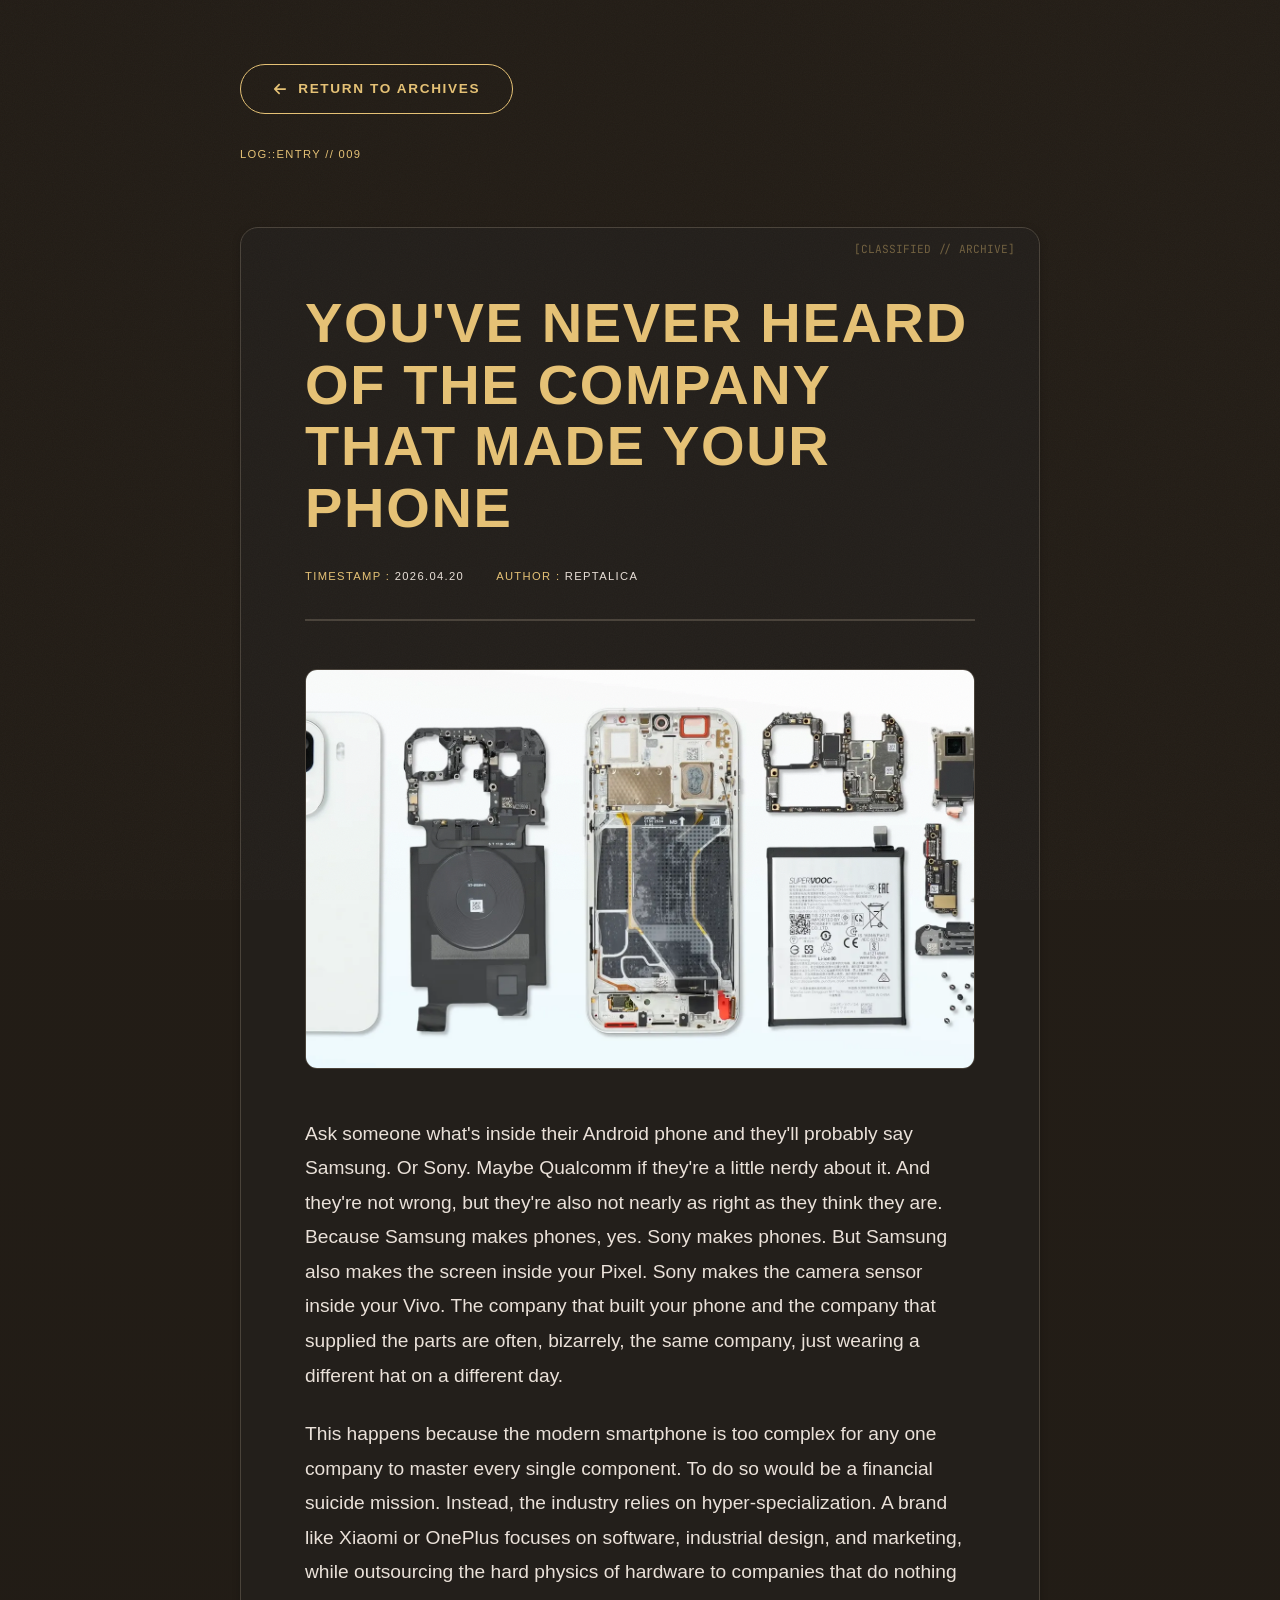
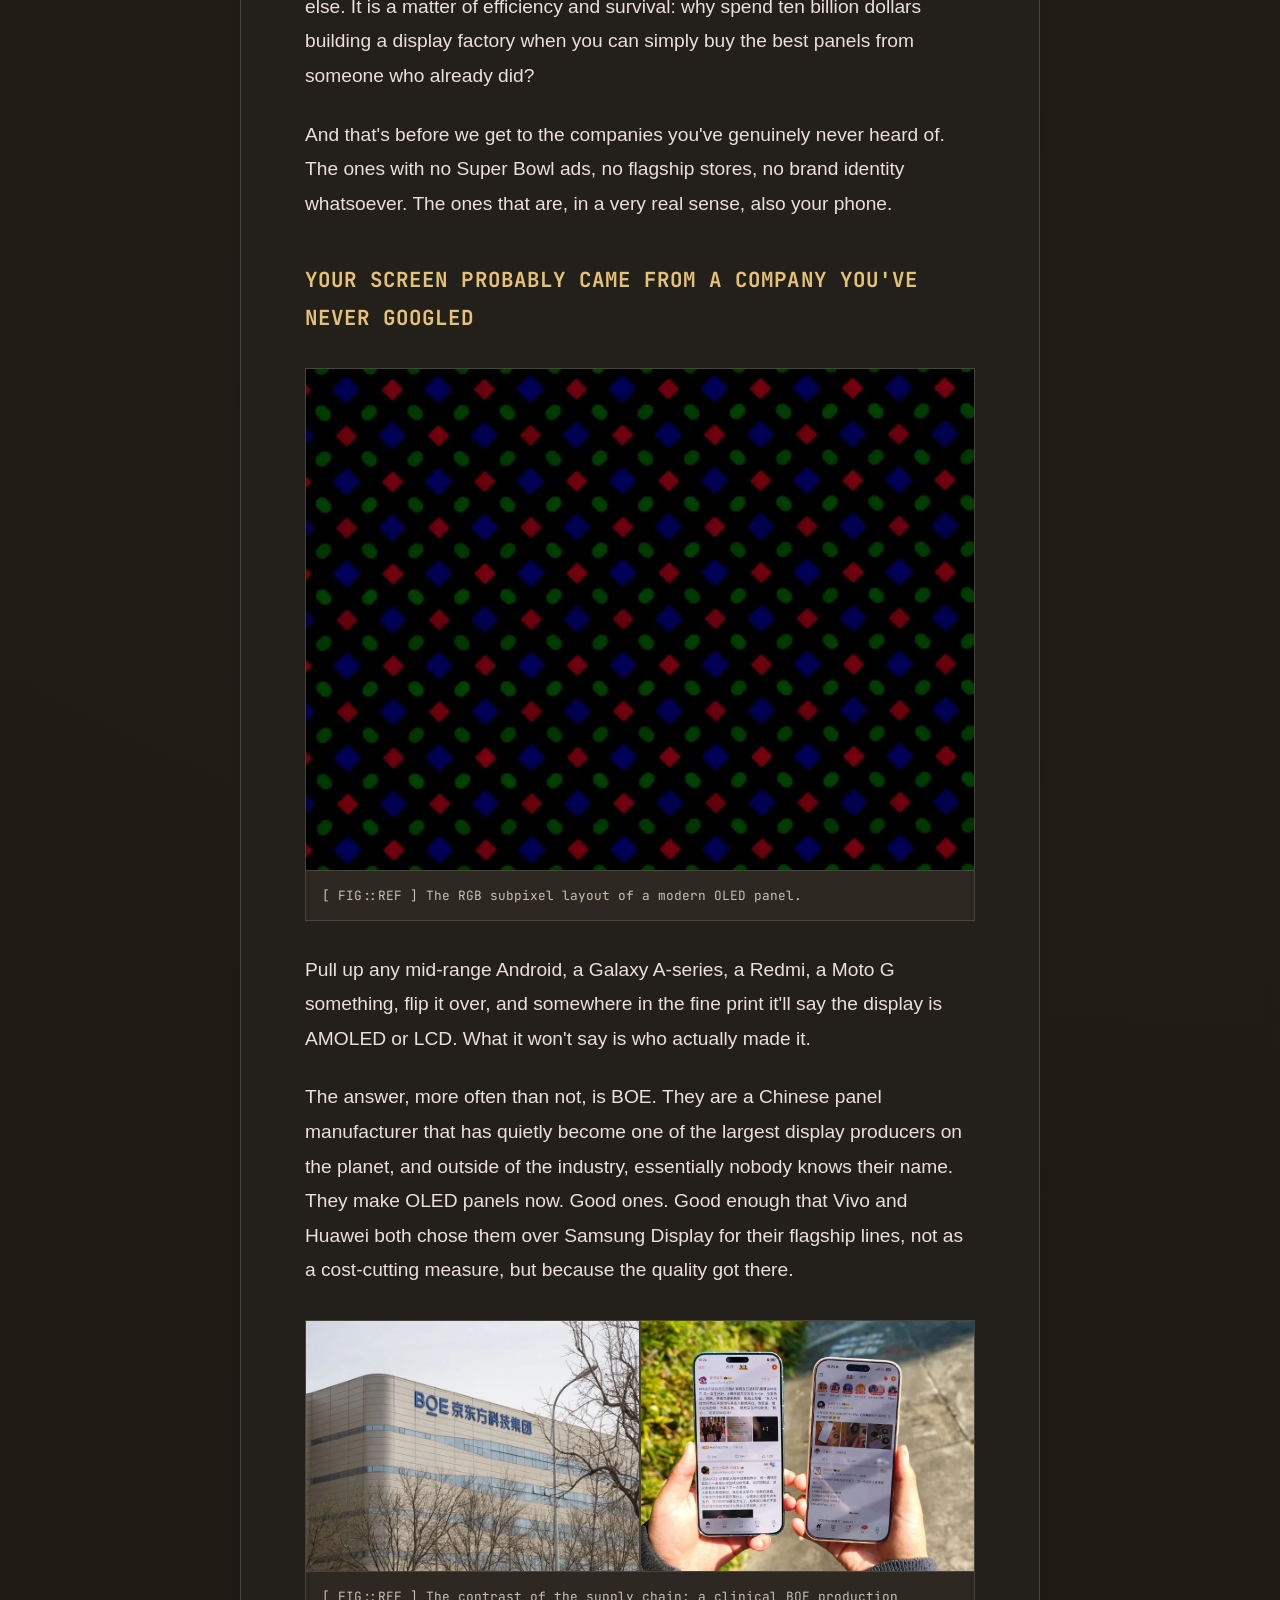
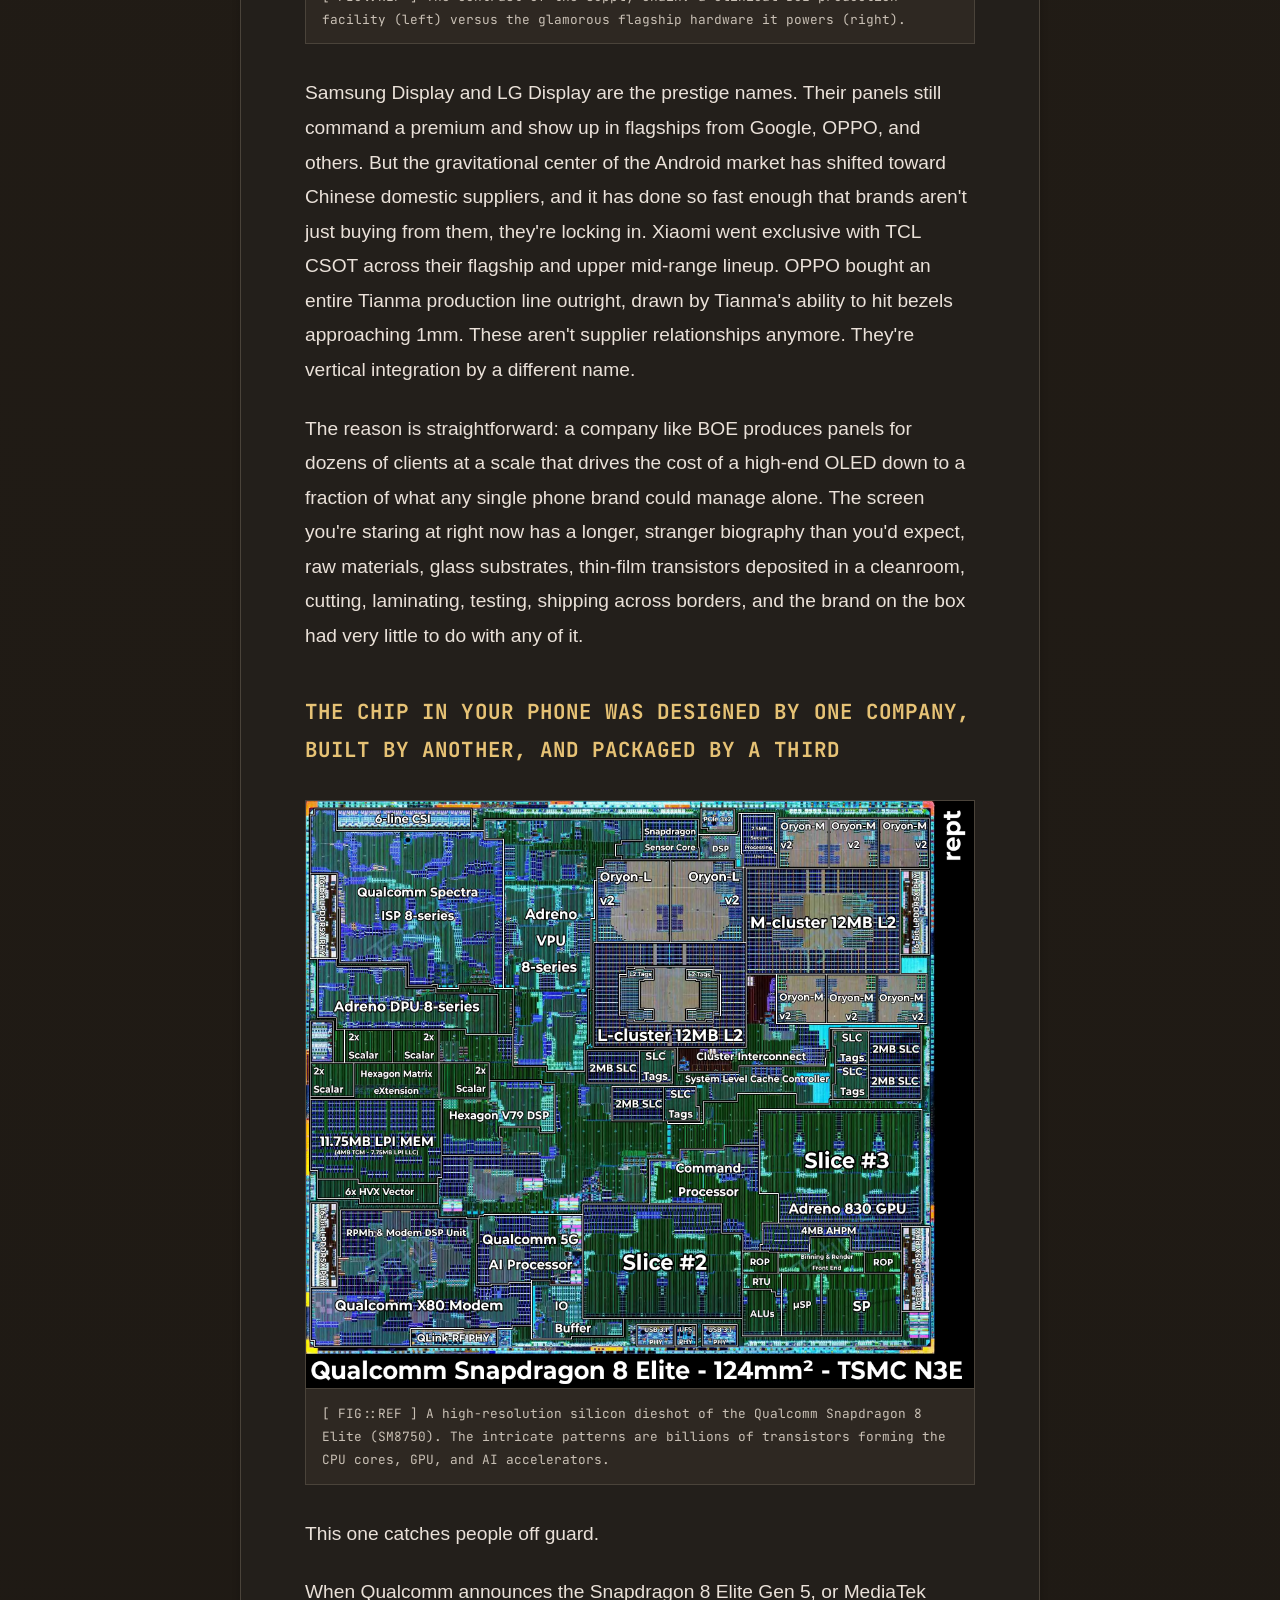
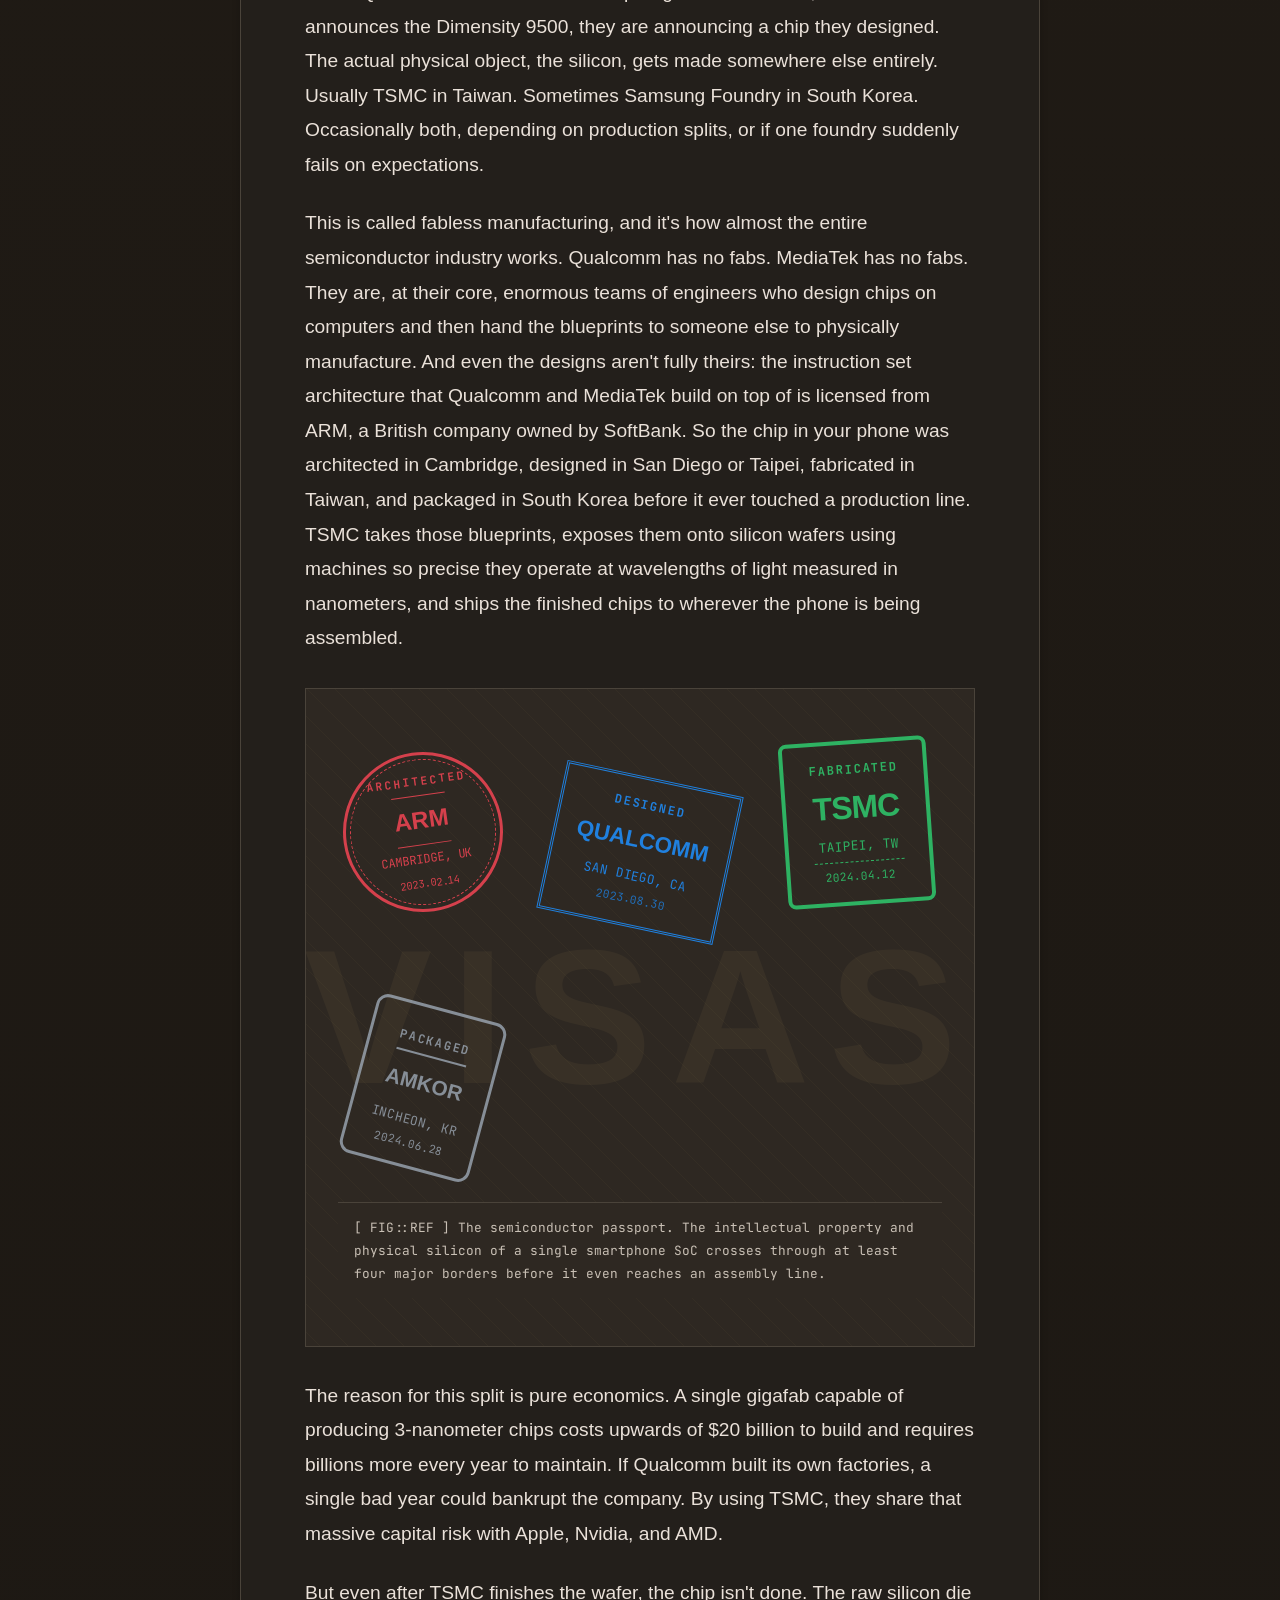
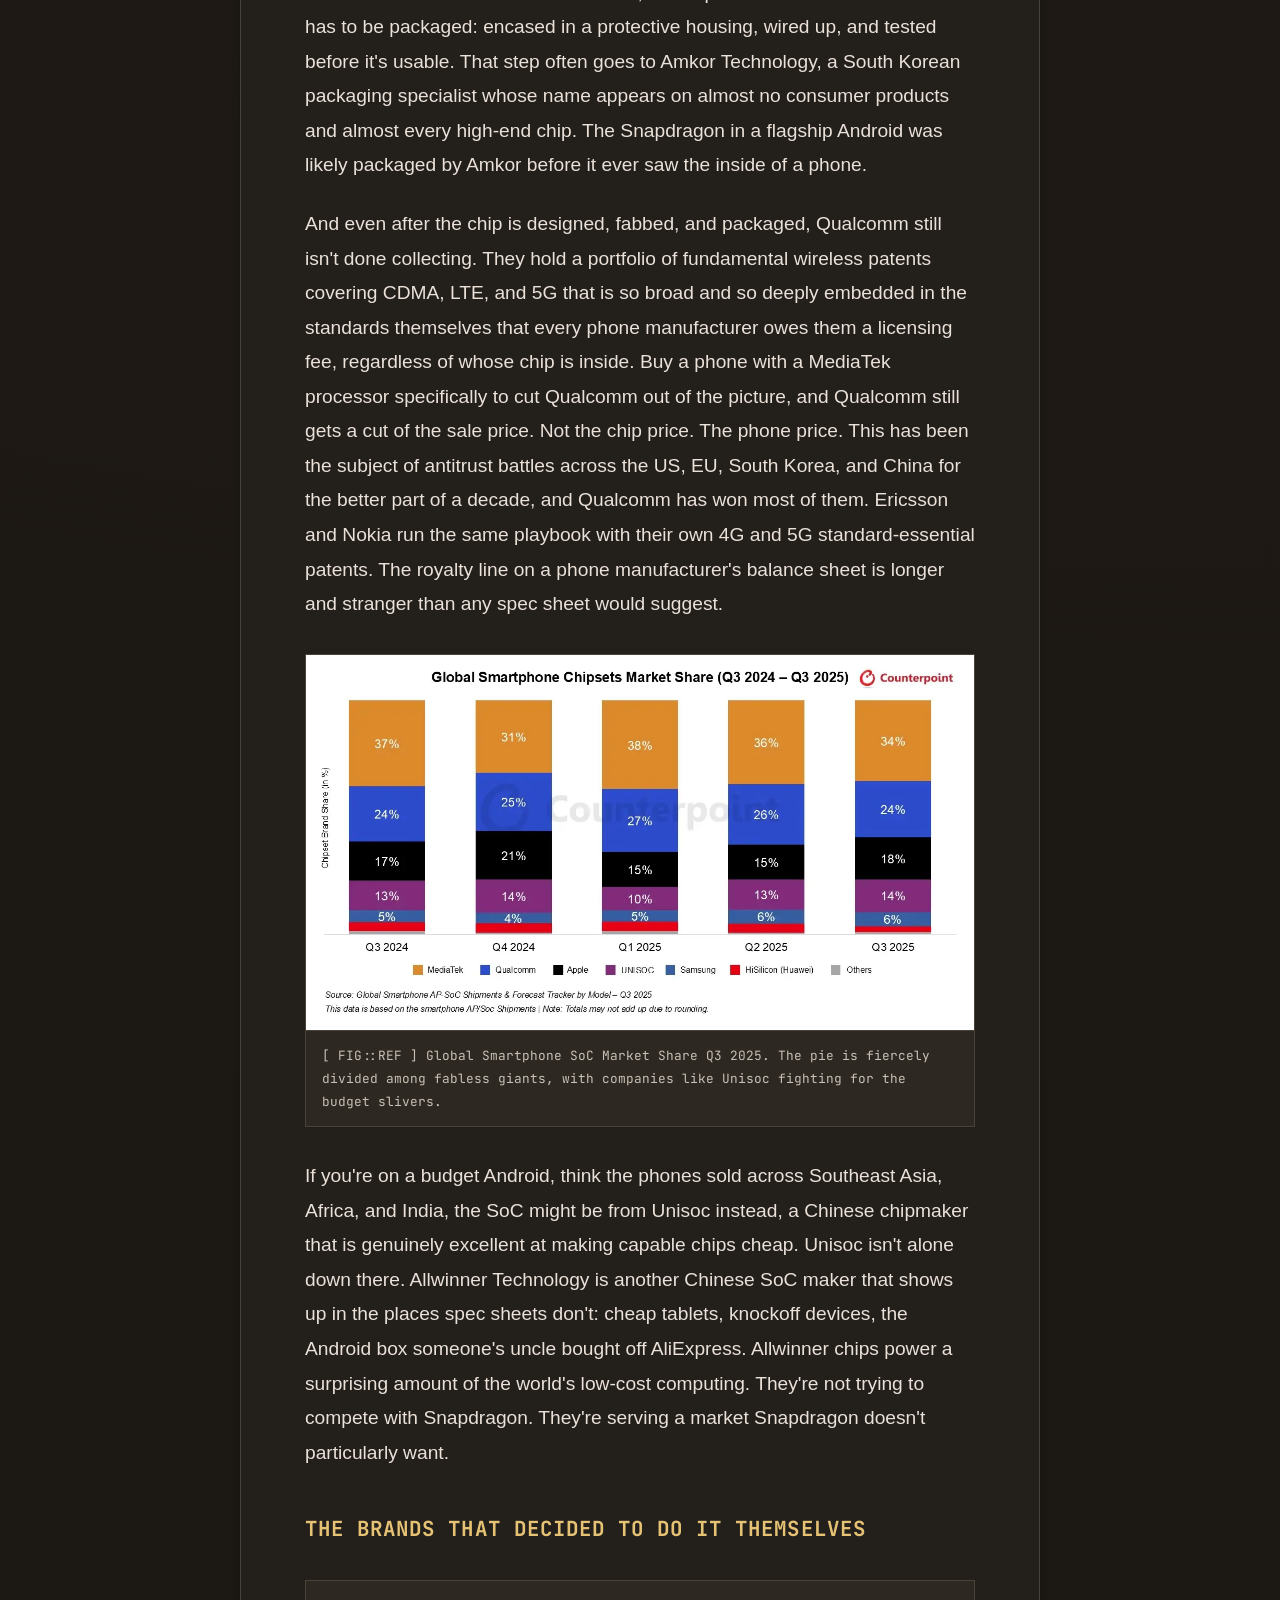
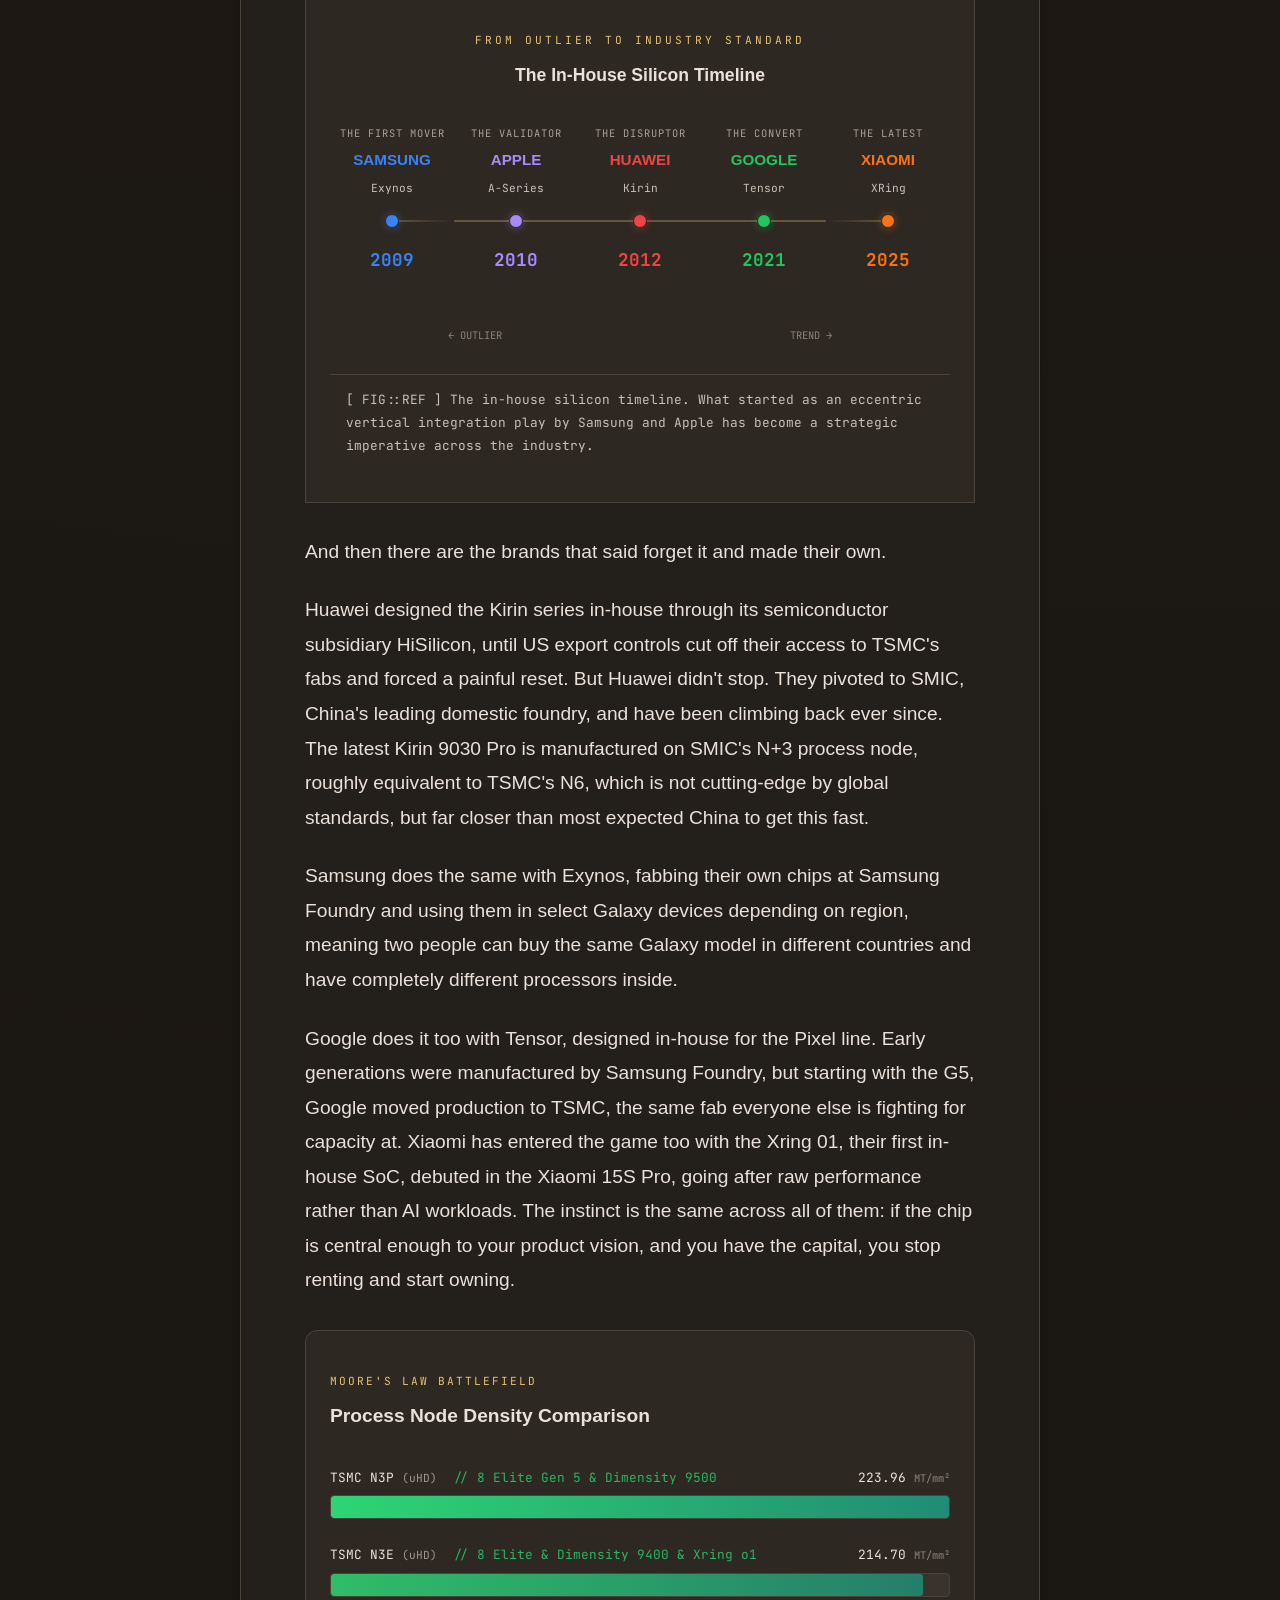
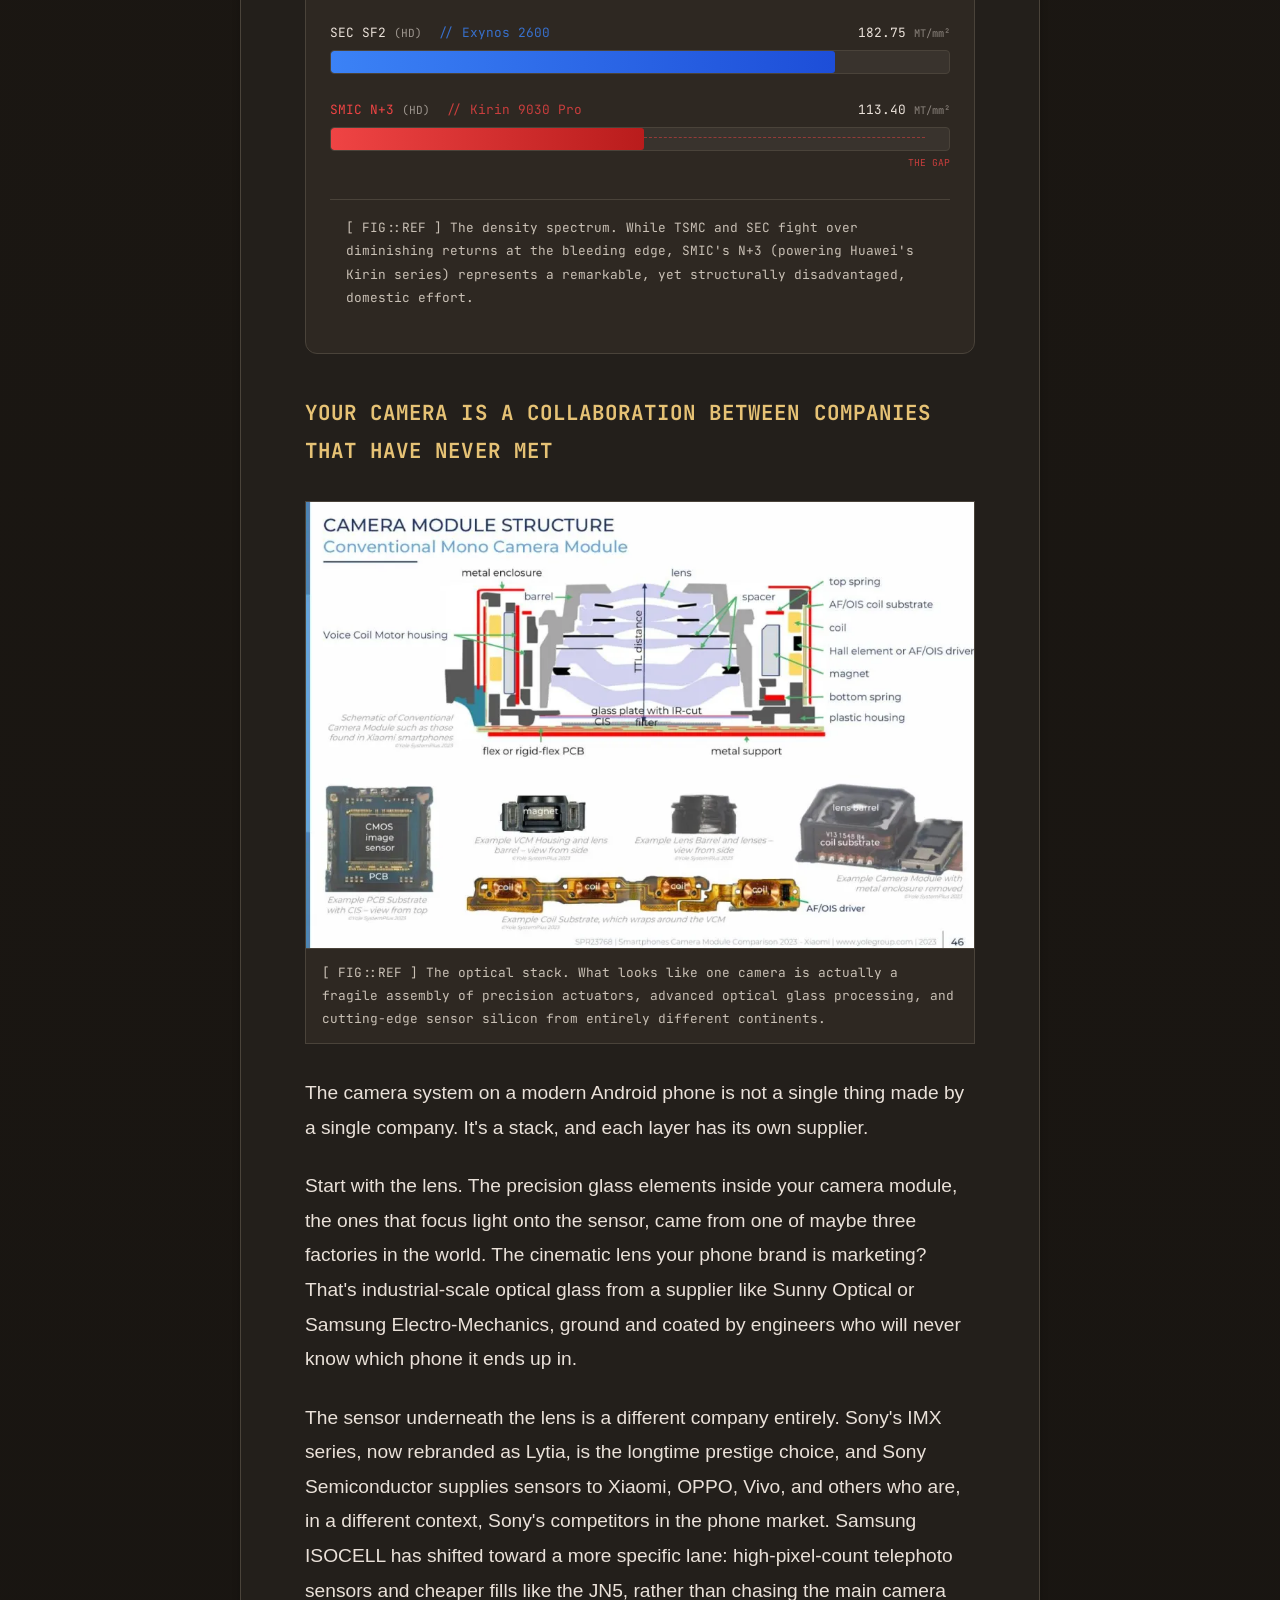
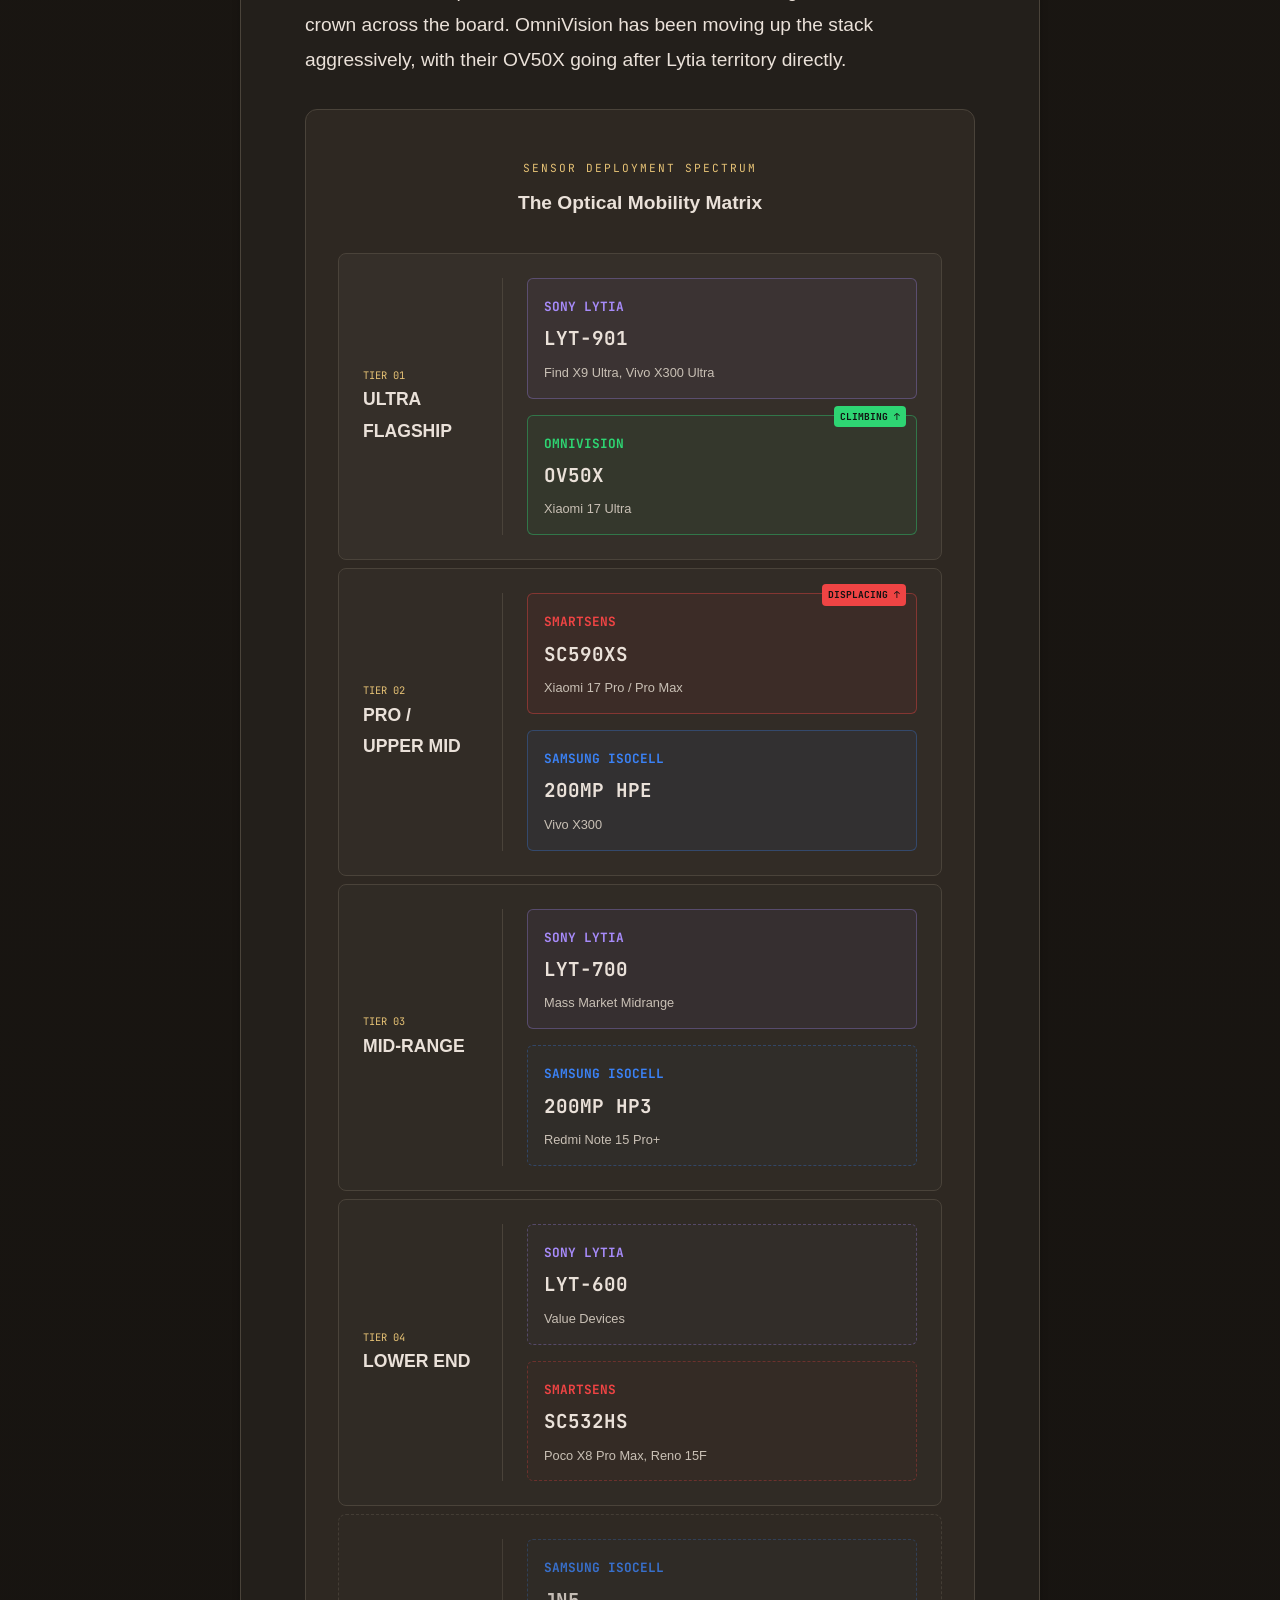
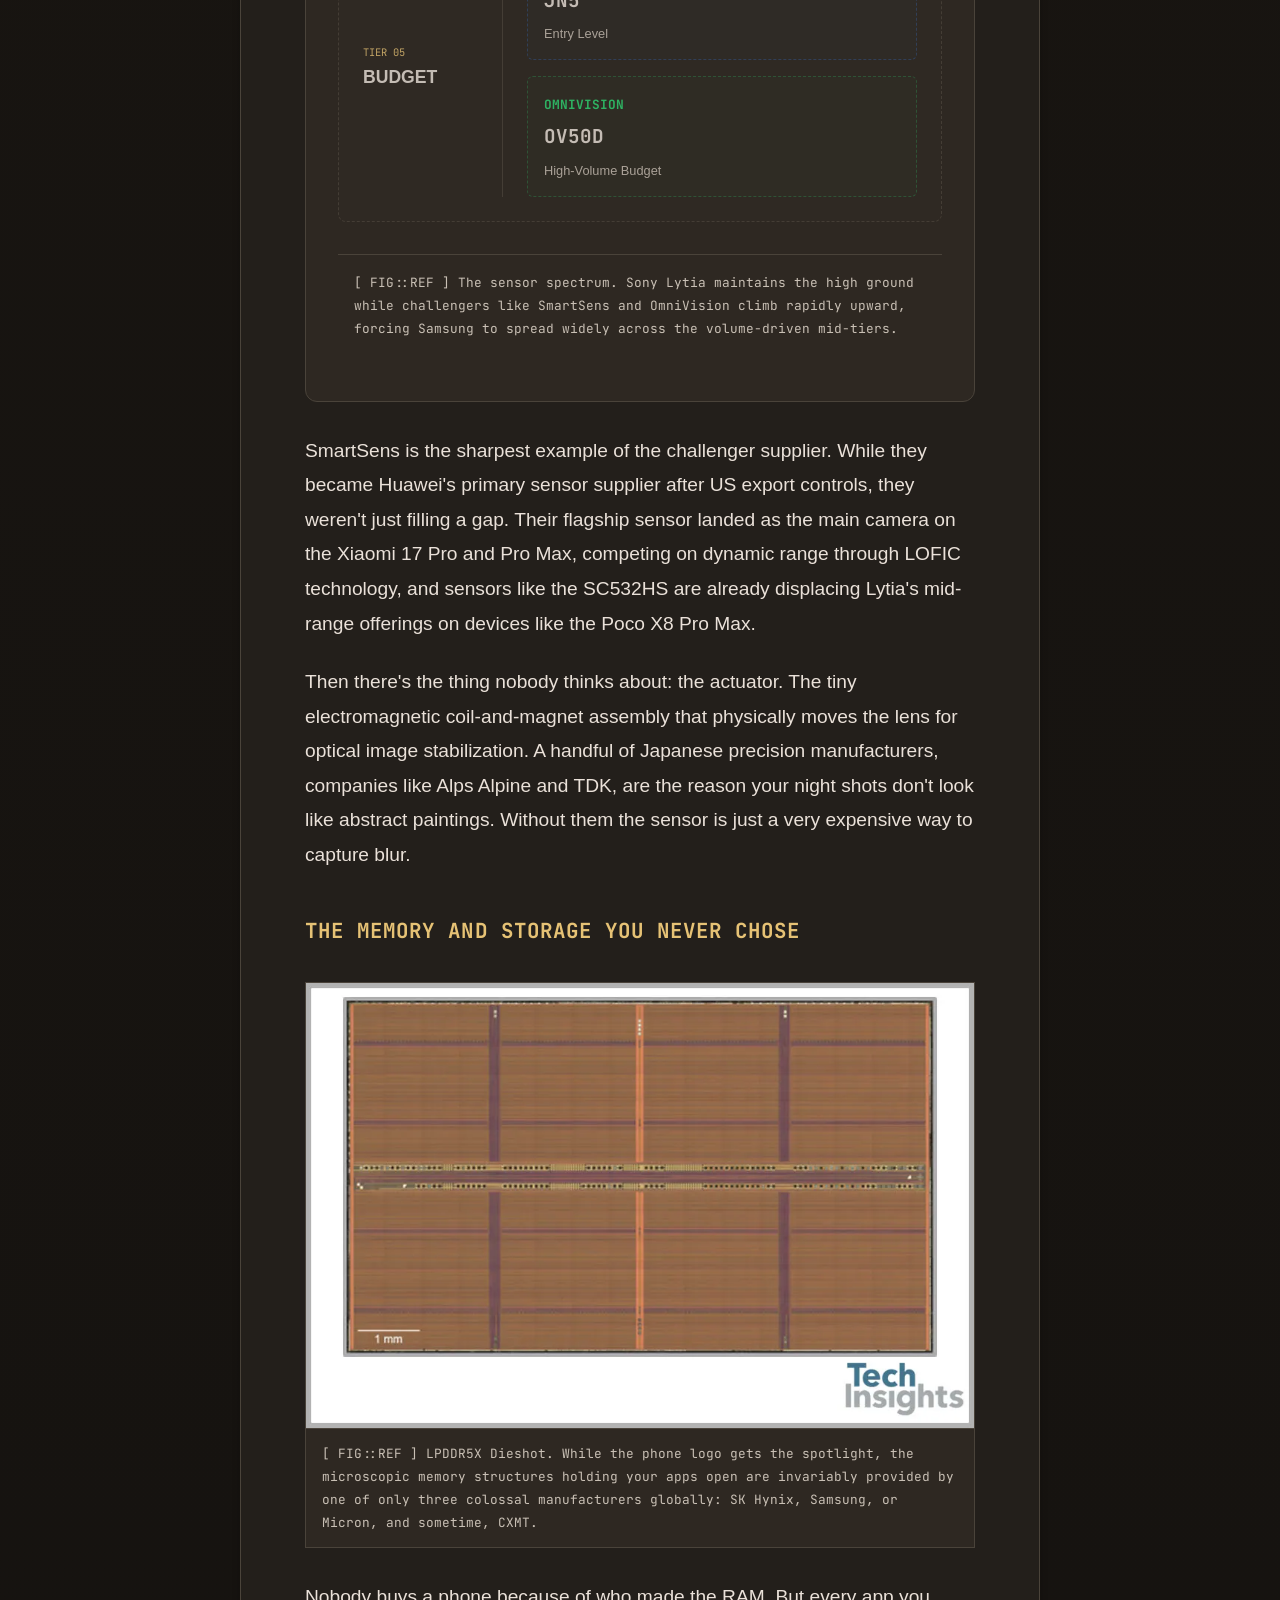
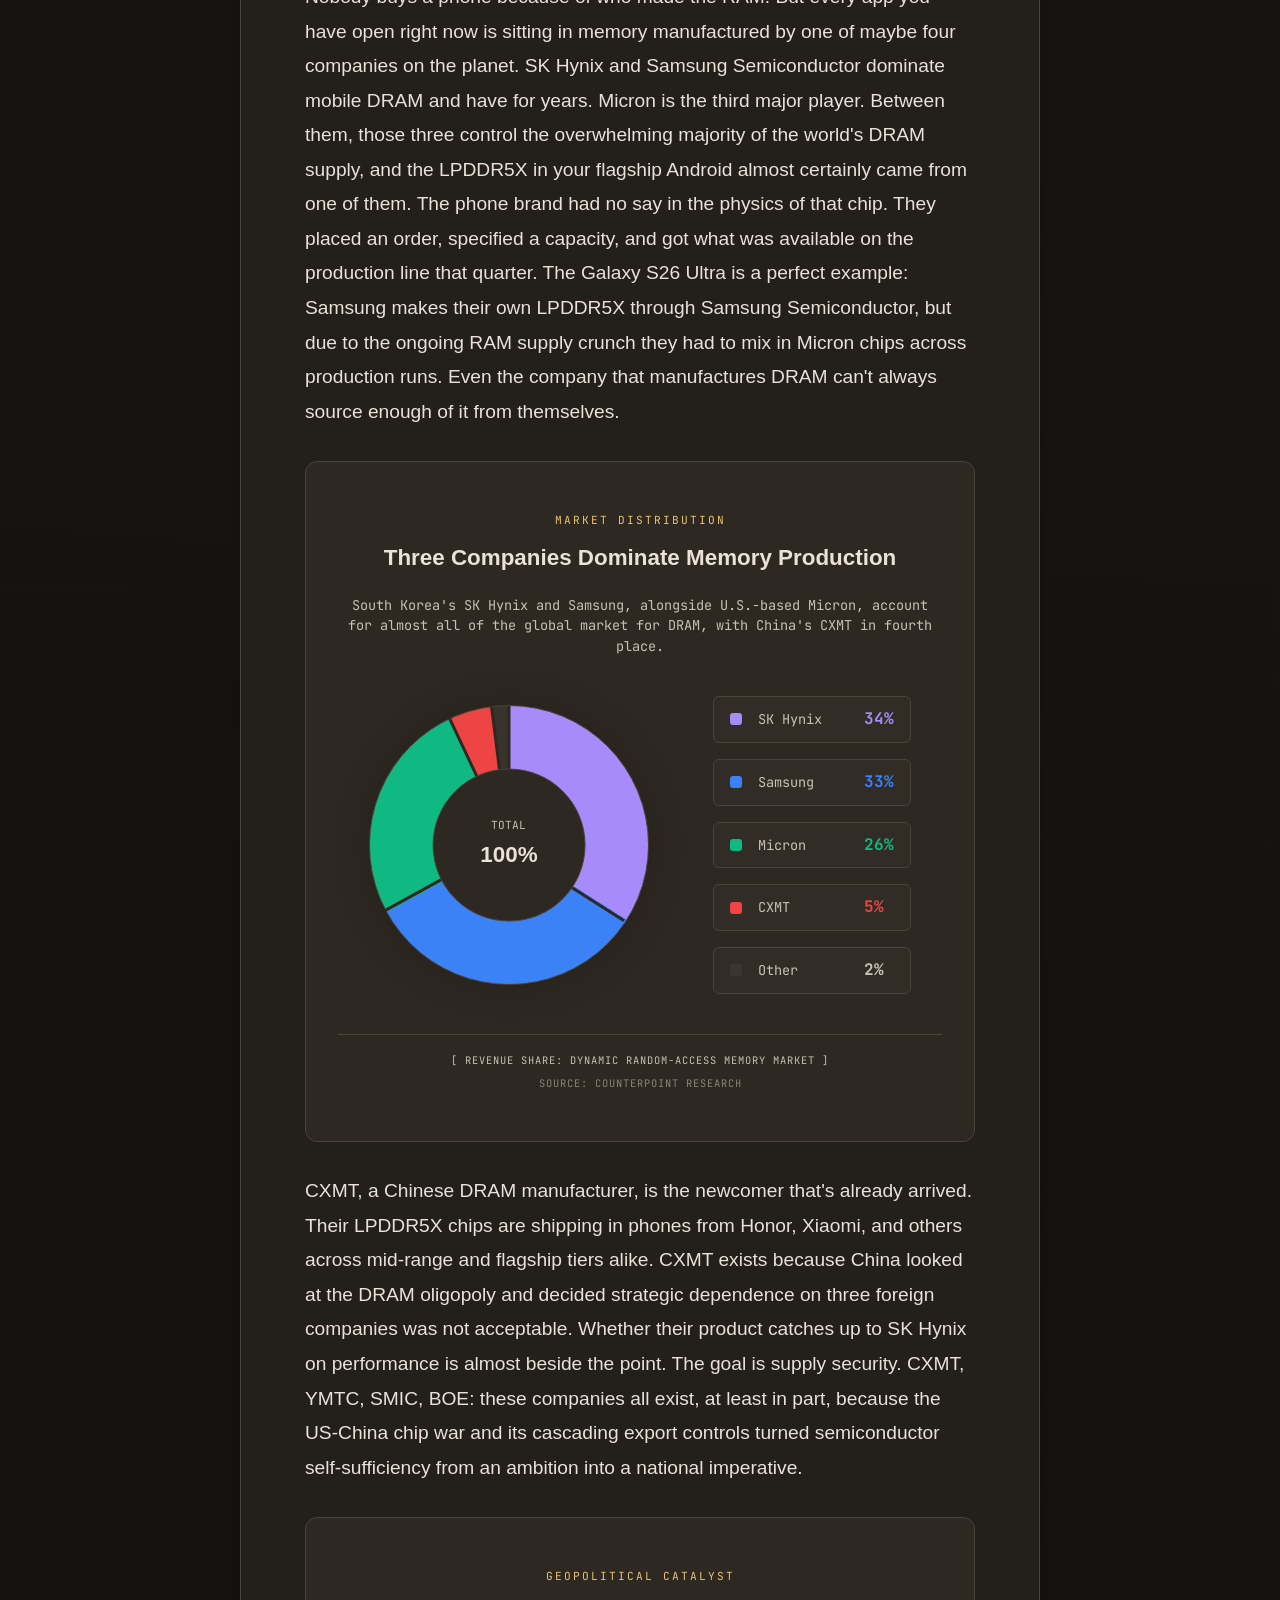
<file: blog/phone-supply-chain.html>
<!DOCTYPE html>
<html lang="en">

<head>
    <meta charset="UTF-8">
    <meta name="viewport" content="width=device-width, initial-scale=1.0">
    <title>You've Never Heard of the Company That Made Your Phone — Reptalica</title>
    <meta name="description"
        content="The company on the box and the companies that built what's inside are rarely the same. A deep-dive into the hidden supply chain behind every smartphone.">

    <!-- Open Graph -->
    <meta property="og:title" content="You've Never Heard of the Company That Made Your Phone - Reptalica">
    <meta property="og:description"
        content="Samsung makes your screen. Sony makes your camera sensor. But they also sell those same parts to each other's competitors. The supply chain behind your smartphone is stranger than you think.">
    <meta property="og:image" content="https://reptalica.netlify.app/assets/original/FindX9Pro_Internal.png">
    <meta property="og:url" content="https://reptalica.netlify.app/blog/phone-supply-chain.html">
    <meta property="og:type" content="article">
    <meta name="twitter:card" content="summary_large_image">
    <meta name="twitter:title" content="You've Never Heard of the Company That Made Your Phone - Reptalica">
    <meta name="twitter:description"
        content="Samsung makes your screen. Sony makes your camera sensor. But they also sell those same parts to each other's competitors. The supply chain behind your smartphone is stranger than you think.">
    <meta name="twitter:image" content="https://reptalica.netlify.app/assets/original/FindX9Pro_Internal.png">

    <link rel="canonical" href="https://reptalica.netlify.app/blog/phone-supply-chain.html">
    <link rel="alternate" type="application/rss+xml" title="Reptalica Blog" href="../feed.xml">
    <link rel="icon" type="image/png" href="../assets/favicon.png">

    <!-- Fonts (non-render-blocking) -->
    <link rel="preconnect" href="https://fonts.googleapis.com">
    <link rel="preconnect" href="https://fonts.gstatic.com" crossorigin>
    <link rel="preload" as="style"
        href="https://fonts.googleapis.com/css2?family=Google+Sans:wght@400;500;700&family=JetBrains+Mono:wght@400;500;700&display=swap">
    <link
        href="https://fonts.googleapis.com/css2?family=Google+Sans:wght@400;500;700&family=JetBrains+Mono:wght@400;500;700&display=swap"
        rel="stylesheet" media="print" onload="this.media='all'">
    <link href="https://fonts.googleapis.com/icon?family=Material+Icons+Round" rel="stylesheet">

    <link rel="stylesheet" href="../style.css">

    <style>
        .post {
            max-width: 800px;
            margin: 0 auto;
            background: var(--md-sys-color-surface-container);
            border: 1px solid var(--md-sys-color-outline-variant);
            border-radius: var(--shape-corner-xl);
            box-shadow: 0 2px 8px rgba(0, 0, 0, 0.2);
            padding: 4rem;
            position: relative;
        }

        .post::before {
            content: '[CLASSIFIED // ARCHIVE]';
            position: absolute;
            top: 0.8rem;
            right: 1.5rem;
            font-family: var(--font-family-mono);
            font-size: 0.7rem;
            color: var(--md-sys-color-primary);
            opacity: 0.4;
        }

        .post__header {
            margin-bottom: 3rem;
            border-bottom: 2px solid var(--md-sys-color-outline-variant);
            padding-bottom: 2rem;
        }

        .post__title {
            font-family: var(--font-family-base);
            font-size: clamp(2.5rem, 6vw, 3.5rem);
            font-weight: 700;
            color: var(--md-sys-color-primary);
            letter-spacing: 0.03em;
            line-height: 1.1;
            margin-bottom: 1.5rem;
            text-transform: uppercase;
        }

        .post__meta {
            display: flex;
            gap: 2rem;
            flex-wrap: wrap;
        }

        .post__image {
            width: 100%;
            height: 400px;
            margin-bottom: 3rem;
            border: 1px solid var(--md-sys-color-outline-variant);
            border-radius: var(--shape-corner-m);
            overflow: hidden;
        }

        .post__image img {
            width: 100%;
            height: 100%;
            object-fit: cover;
        }

        .post__content {
            font-family: var(--font-family-base);
            font-size: 1.2rem;
            line-height: 1.8;
            color: var(--md-sys-color-on-surface);
        }

        .post__content p {
            margin-bottom: 1.5rem;
        }

        .post__content h3 {
            font-family: var(--font-family-mono);
            color: var(--md-sys-color-primary);
            font-size: 1.3rem;
            margin: 2.5rem 0 1rem 0;
            text-transform: uppercase;
            letter-spacing: 0.05em;
        }

        .post__content blockquote {
            border-left: 3px solid var(--md-sys-color-primary);
            padding: 1rem 2rem;
            background: rgba(230, 194, 117, 0.1);
            font-style: italic;
            margin: 2rem 0;
            clip-path: var(--shape-corner-m);
        }

        .post__content ul {
            margin: 1rem 0 1.5rem 1.5rem;
            list-style: none;
        }

        .post__content ul li {
            margin-bottom: 1rem;
            padding-left: 1rem;
            position: relative;
        }

        .post__content ul li::before {
            content: '>';
            position: absolute;
            left: -0.5rem;
            color: var(--md-sys-color-primary);
            font-family: var(--font-family-mono);
            font-weight: 700;
        }

        .post__content .content-image {
            width: 100%;
            margin: 2rem 0;
            border: 1px solid var(--md-sys-color-outline-variant);
            clip-path: var(--shape-corner-m);
            overflow: hidden;
            background: var(--md-sys-color-surface-container-high);
        }

        .post__content .content-image img {
            width: 100%;
            height: auto;
            display: block;
        }

        .post__content .content-image figcaption {
            font-family: var(--font-family-mono);
            font-size: 0.8rem;
            color: var(--md-sys-color-on-surface-variant);
            padding: 0.8rem 1rem;
            background: var(--md-sys-color-surface-container-high);
            border-top: 1px solid var(--md-sys-color-outline-variant);
        }

        .post__footer {
            margin-top: 4rem;
            padding-top: 2rem;
            border-top: 2px solid var(--md-sys-color-outline-variant);
        }

        @media (max-width: 768px) {
            .post {
                padding: 2rem 1.2rem;
                clip-path: none;
                border-left: none;
                border-right: none;
            }

            .post__title {
                font-size: clamp(1.6rem, 5vw, 2.5rem);
                word-break: break-word;
                overflow-wrap: break-word;
            }
        }
    </style>
</head>

<body>
    <!-- Noise grain overlay -->
    <div class="noise-overlay" aria-hidden="true"></div>

    <section class="section" style="padding-top: 4rem; min-height: 100vh;">
        <div class="section__header" style="max-width: 800px; margin: 0 auto 4rem auto;">
            <a href="../blog.html" class="btn btn--primary" style="margin-bottom: 2rem; display: inline-flex;">
                <svg width="14" height="14" viewBox="0 0 448 512" fill="currentColor" style="vertical-align:middle">
                    <path
                        d="M9.4 233.4c-12.5 12.5-12.5 32.8 0 45.3l160 160c12.5 12.5 32.8 12.5 45.3 0s12.5-32.8 0-45.3L109.2 288 416 288c17.7 0 32-14.3 32-32s-14.3-32-32-32l-306.7 0L214.6 118.6c12.5-12.5 12.5-32.8 0-45.3s-32.8-12.5-45.3 0l-160 160z" />
                </svg> RETURN TO ARCHIVES
            </a>
            <span class="label-mono section__tag">LOG::ENTRY // 009</span>
        </div>

        <article class="post">
            <header class="post__header">
                <h1 class="post__title">You've Never Heard of the Company That Made Your Phone</h1>
                <div class="post__meta">
                    <div class="meta-item">
                        <span class="label-mono">TIMESTAMP :</span>
                        <span class="label-mono" style="color: var(--md-sys-color-on-surface);">2026.04.20</span>
                    </div>
                    <div class="meta-item">
                        <span class="label-mono">AUTHOR :</span>
                        <span class="label-mono" style="color: var(--md-sys-color-on-surface);">REPTALICA</span>
                    </div>
                </div>
            </header>

            <div class="post__image" id="post-hero-image">
                <img src="FindX9Pro_Internal.webp"
                    alt="A disassembled high-end Android laid flat on a white surface, components spread out like a dissection"
                    loading="lazy">
            </div>

            <div class="post__content">
                <p>
                    Ask someone what's inside their Android phone and they'll probably say Samsung. Or Sony. Maybe
                    Qualcomm if they're a little nerdy about it. And they're not wrong, but they're also not nearly as
                    right as they think they are. Because Samsung makes phones, yes. Sony makes phones. But Samsung also
                    makes the screen inside your Pixel. Sony makes the camera sensor inside your Vivo. The company that
                    built your phone and the company that supplied the parts are often, bizarrely, the same company,
                    just wearing a different hat on a different day.
                </p>
                <p>
                    This happens because the modern smartphone is too complex for any one company to master every single
                    component. To do so would be a financial suicide mission. Instead, the industry relies on
                    hyper-specialization. A brand like Xiaomi or OnePlus focuses on software, industrial design, and
                    marketing, while outsourcing the hard physics of hardware to companies that do nothing else. It is a
                    matter of efficiency and survival: why spend ten billion dollars building a display factory when you
                    can simply buy the best panels from someone who already did?
                </p>
                <p>
                    And that's before we get to the companies you've genuinely never heard of. The ones with no Super
                    Bowl ads, no flagship stores, no brand identity whatsoever. The ones that are, in a very real sense,
                    also your phone.
                </p>

                <h3>Your Screen Probably Came From a Company You've Never Googled</h3>
                <figure class="content-image">
                    <img src="Galaxy-S23-Ultra-subpixel.webp"
                        alt="Extreme macro shot of an OLED panel at the pixel level with RGB subpixel grid visible"
                        loading="lazy">
                    <figcaption>[ FIG::REF ] The RGB subpixel layout of a modern OLED panel.</figcaption>
                </figure>
                <p>
                    Pull up any mid-range Android, a Galaxy A-series, a Redmi, a Moto G something, flip it over, and
                    somewhere in the fine print it'll say the display is AMOLED or LCD. What it won't say is who
                    actually made it.
                </p>
                <p>
                    The answer, more often than not, is BOE. They are a Chinese panel manufacturer that has quietly
                    become one of the largest display producers on the planet, and outside of the industry, essentially
                    nobody knows their name. They make OLED panels now. Good ones. Good enough that Vivo and Huawei both
                    chose them over Samsung Display for their flagship lines, not as a cost-cutting measure, but because
                    the quality got there.
                </p>
                <figure class="content-image">
                    <div style="display: grid; grid-template-columns: 1fr 1fr; gap: 2px; background: var(--md-sys-color-outline-variant);">
                        <img src="contrast-supplier.webp"
                            alt="The brutalist industrial exterior of a BOE technology group factory" loading="lazy"
                            style="width: 100%; height: 250px; object-fit: cover;">
                        <img src="contrast-product.webp"
                            alt="Two high-end flagship smartphones (Mate 80 Pro Max and iPhone 17 Pro) side by side showing glowing displays"
                            loading="lazy" style="width: 100%; height: 250px; object-fit: cover;">
                    </div>
                    <figcaption>[ FIG::REF ] The contrast of the supply chain: a clinical BOE production facility (left)
                        versus the glamorous flagship hardware it powers (right).</figcaption>
                </figure>
                <p>
                    Samsung Display and LG Display are the prestige names. Their panels still command a premium and show
                    up in flagships from Google, OPPO, and others. But the gravitational center of the Android market
                    has shifted toward Chinese domestic suppliers, and it has done so fast enough that brands aren't
                    just buying from them, they're locking in. Xiaomi went exclusive with TCL CSOT across their flagship
                    and upper mid-range lineup. OPPO bought an entire Tianma production line outright, drawn by Tianma's
                    ability to hit bezels approaching 1mm. These aren't supplier relationships anymore. They're vertical
                    integration by a different name.
                </p>
                <p>
                    The reason is straightforward: a company like BOE produces panels for dozens of clients at a scale
                    that drives the cost of a high-end OLED down to a fraction of what any single phone brand could
                    manage alone. The screen you're staring at right now has a longer, stranger biography than you'd
                    expect, raw materials, glass substrates, thin-film transistors deposited in a cleanroom, cutting,
                    laminating, testing, shipping across borders, and the brand on the box had very little to do with
                    any of it.
                </p>


                <h3>The Chip in Your Phone Was Designed by One Company, Built by Another, and Packaged by a Third</h3>
                <figure class="content-image">
                    <img src="snapdragon-8-elite-dieshot.webp"
                        alt="High-resolution silicon dieshot of the Qualcomm Snapdragon 8 Elite SoC showing compute clusters and system-level cache"
                        loading="lazy">
                    <figcaption>[ FIG::REF ] A high-resolution silicon dieshot of the Qualcomm Snapdragon 8 Elite
                        (SM8750). The intricate patterns are billions of transistors forming the CPU cores, GPU, and AI
                        accelerators.</figcaption>
                </figure>
                <p>
                    This one catches people off guard.
                </p>
                <p>
                    When Qualcomm announces the Snapdragon 8 Elite Gen 5, or MediaTek announces the Dimensity 9500, they
                    are announcing a chip they designed. The actual physical object, the silicon, gets made somewhere
                    else entirely. Usually TSMC in Taiwan. Sometimes Samsung Foundry in South Korea. Occasionally both,
                    depending on production splits, or if one foundry suddenly fails on expectations.
                </p>
                <p>
                    This is called fabless manufacturing, and it's how almost the entire semiconductor industry works.
                    Qualcomm has no fabs. MediaTek has no fabs. They are, at their core, enormous teams of engineers who
                    design chips on computers and then hand the blueprints to someone else to physically manufacture.
                    And even the designs aren't fully theirs: the instruction set architecture that Qualcomm and
                    MediaTek build on top of is licensed from ARM, a British company owned by SoftBank. So the chip in
                    your phone was architected in Cambridge, designed in San Diego or Taipei, fabricated in Taiwan, and
                    packaged in South Korea before it ever touched a production line. TSMC takes those blueprints,
                    exposes them onto silicon wafers using machines so precise they operate at wavelengths of light
                    measured in nanometers, and ships the finished chips to wherever the phone is being assembled.
                </p>
                <figure class="content-image"
                    style="background: var(--md-sys-color-surface-container-high); padding: 3rem 2rem; position: relative; overflow: hidden; min-height: 350px;">
                    <!-- Background passport watermark -->
                    <div
                        style="position: absolute; top: 0; left: 0; right: 0; bottom: 0; opacity: 0.03; background-image: repeating-linear-gradient(45deg, var(--md-sys-color-primary) 0, var(--md-sys-color-primary) 1px, transparent 0, transparent 20px); background-size: 28px 28px; pointer-events: none;">
                    </div>
                    <div
                        style="position: absolute; top: 50%; left: 50%; transform: translate(-50%, -50%); opacity: 0.05; font-size: clamp(6rem, 15vw, 12rem); font-family: var(--font-family-base); font-weight: 700; pointer-events: none; color: var(--md-sys-color-primary); letter-spacing: 0.1em; user-select: none;">
                        VISAS</div>

                    <div
                        style="position: relative; height: 100%; display: grid; grid-template-columns: repeat(auto-fit, minmax(140px, 1fr)); gap: 3rem; align-items: center; justify-items: center;">

                        <!-- Cambridge (ARM) -->
                        <div
                            style="transform: rotate(-8deg); border: 3px solid #ff4757; color: #ff4757; width: 160px; height: 160px; border-radius: 50%; display: flex; flex-direction: column; justify-content: center; align-items: center; font-family: var(--font-family-mono); text-align: center; opacity: 0.8; position: relative;">
                            <div
                                style="position: absolute; inset: 4px; border: 1px dashed #ff4757; border-radius: 50%;">
                            </div>
                            <span style="font-size: 0.7rem; font-weight: 700; letter-spacing: 2px;">ARCHITECTED</span>
                            <span
                                style="font-size: 1.5rem; font-weight: 700; font-family: var(--font-family-base); border-top: 1px solid #ff4757; border-bottom: 1px solid #ff4757; margin: 4px 0; padding: 2px 0;">ARM</span>
                            <span style="font-size: 0.75rem;">CAMBRIDGE, UK</span>
                            <span style="font-size: 0.65rem; margin-top: 4px;">2023.02.14</span>
                        </div>

                        <!-- San Diego (Qualcomm) -->
                        <div
                            style="transform: rotate(12deg); margin-top: 40px; border: 3px double #1e90ff; color: #1e90ff; padding: 15px 20px; font-family: var(--font-family-mono); text-align: center; opacity: 0.85; position: relative;">
                            <span
                                style="font-size: 0.75rem; font-weight: 700; letter-spacing: 2px; display: block; margin-bottom: 4px;">DESIGNED</span>
                            <span
                                style="font-size: 1.4rem; font-weight: 700; font-family: var(--font-family-base); display: block;">QUALCOMM</span>
                            <span style="font-size: 0.8rem; display: block; margin-top: 4px;">SAN DIEGO, CA</span>
                            <span
                                style="font-size: 0.7rem; display: block; margin-top: 2px; opacity: 0.8;">2023.08.30</span>
                        </div>

                        <!-- Taipei (TSMC) -->
                        <div
                            style="transform: rotate(-4deg); margin-top: -20px; border: 4px solid #2ed573; color: #2ed573; border-radius: 8px; padding: 15px 25px; font-family: var(--font-family-mono); text-align: center; opacity: 0.8;">
                            <span
                                style="font-size: 0.75rem; font-weight: 700; letter-spacing: 2px; display: block;">FABRICATED</span>
                            <span
                                style="font-size: 2rem; font-weight: 700; font-family: var(--font-family-base); letter-spacing: -1px; display: block; margin: -2px 0;">TSMC</span>
                            <span style="font-size: 0.8rem; display: block;">TAIPEI, TW</span>
                            <span
                                style="font-size: 0.7rem; border-top: 1px dashed #2ed573; padding-top: 4px; display: block; margin-top: 4px;">2024.04.12</span>
                        </div>

                        <!-- Incheon (Amkor) -->
                        <div
                            style="transform: rotate(15deg); margin-top: 30px; border: 3px solid #a4b0be; color: #a4b0be; padding: 12px 20px; border-radius: 12px; font-family: var(--font-family-mono); text-align: center; opacity: 0.75;">
                            <span
                                style="font-size: 0.75rem; font-weight: 700; letter-spacing: 2px; border-bottom: 2px solid #a4b0be; padding-bottom: 2px; display: inline-block;">PACKAGED</span>
                            <span
                                style="font-size: 1.3rem; font-weight: 700; font-family: var(--font-family-base); display: block; margin: 8px 0;">AMKOR</span>
                            <span style="font-size: 0.8rem; display: block;">INCHEON, KR</span>
                            <span style="font-size: 0.7rem; display: block; margin-top: 2px;">2024.06.28</span>
                        </div>
                    </div>
                    <figcaption style="margin-top: 2rem; position: relative; z-index: 2;">[ FIG::REF ] The semiconductor
                        passport. The intellectual property and physical silicon of a single smartphone SoC crosses
                        through at least four major borders before it even reaches an assembly line.</figcaption>
                </figure>
                <p>
                    The reason for this split is pure economics. A single gigafab capable of producing 3-nanometer chips
                    costs upwards of $20 billion to build and requires billions more every year to maintain. If Qualcomm
                    built its own factories, a single bad year could bankrupt the company. By using TSMC, they share
                    that massive capital risk with Apple, Nvidia, and AMD.
                </p>
                <p>
                    But even after TSMC finishes the wafer, the chip isn't done. The raw silicon die has to be packaged:
                    encased in a protective housing, wired up, and tested before it's usable. That step often goes to
                    Amkor Technology, a South Korean packaging specialist whose name appears on almost no consumer
                    products and almost every high-end chip. The Snapdragon in a flagship Android was likely packaged by
                    Amkor before it ever saw the inside of a phone.
                </p>
                <p>
                    And even after the chip is designed, fabbed, and packaged, Qualcomm still isn't done collecting.
                    They hold a portfolio of fundamental wireless patents covering CDMA, LTE, and 5G that is so broad
                    and so deeply embedded in the standards themselves that every phone manufacturer owes them a
                    licensing fee, regardless of whose chip is inside. Buy a phone with a MediaTek processor
                    specifically to cut Qualcomm out of the picture, and Qualcomm still gets a cut of the sale price.
                    Not the chip price. The phone price. This has been the subject of antitrust battles across the US,
                    EU, South Korea, and China for the better part of a decade, and Qualcomm has won most of them.
                    Ericsson and Nokia run the same playbook with their own 4G and 5G standard-essential patents. The
                    royalty line on a phone manufacturer's balance sheet is longer and stranger than any spec sheet
                    would suggest.
                </p>
                <figure class="content-image">
                    <img src="smartphone-chipset-market-share-Q3-2025.webp"
                        alt="Pie chart showing global smartphone chipset market share in Q3 2025 dominated by MediaTek, Qualcomm, and Apple"
                        loading="lazy">
                    <figcaption>[ FIG::REF ] Global Smartphone SoC Market Share Q3 2025. The pie is fiercely divided
                        among fabless giants, with companies like Unisoc fighting for the budget slivers.</figcaption>
                </figure>
                <p>
                    If you're on a budget Android, think the phones sold across Southeast Asia, Africa, and India, the
                    SoC might be from Unisoc instead, a Chinese chipmaker that is genuinely excellent at making capable
                    chips cheap. Unisoc isn't alone down there. Allwinner Technology is another Chinese SoC maker that
                    shows up in the places spec sheets don't: cheap tablets, knockoff devices, the Android box someone's
                    uncle bought off AliExpress. Allwinner chips power a surprising amount of the world's low-cost
                    computing. They're not trying to compete with Snapdragon. They're serving a market Snapdragon
                    doesn't particularly want.
                </p>


                <h3>The Brands That Decided to Do It Themselves</h3>
                <figure class="content-image"
                    style="background: var(--md-sys-color-surface-container-high); padding: 2.5rem 1.5rem 2rem; position: relative; overflow: hidden;">
                    <!-- Title -->
                    <div style="position: relative; text-align: center; margin-bottom: 2rem;">
                        <span
                            style="font-family: var(--font-family-mono); font-size: 0.7rem; color: var(--md-sys-color-primary); letter-spacing: 3px; text-transform: uppercase;">From
                            Outlier to Industry Standard</span>
                        <div
                            style="font-family: var(--font-family-base); font-size: 1.1rem; color: var(--md-sys-color-on-surface); margin-top: 0.3rem; font-weight: 600;">
                            The In-House Silicon Timeline</div>
                    </div>

                    <!-- Timeline container -->
                    <div style="position: relative; width: 100%; overflow-x: auto; padding-bottom: 1rem;">
                        <div
                            style="min-width: 600px; display: grid; grid-template-columns: repeat(5, 1fr); text-align: center;">

                            <!-- 2009 — Samsung / Exynos -->
                            <div style="display: flex; flex-direction: column; align-items: center;">
                                <div
                                    style="min-height: 80px; display: flex; flex-direction: column; justify-content: flex-end; padding-bottom: 15px; gap: 4px;">
                                    <div
                                        style="font-family: var(--font-family-mono); font-size: 0.65rem; color: var(--md-sys-color-on-surface-variant); letter-spacing: 1px; opacity: 0.8;">
                                        THE FIRST MOVER</div>
                                    <div
                                        style="font-family: var(--font-family-base); font-size: 0.95rem; font-weight: 700; color: #3b82f6;">
                                        SAMSUNG</div>
                                    <div
                                        style="font-family: var(--font-family-mono); font-size: 0.7rem; color: var(--md-sys-color-on-surface-variant);">
                                        Exynos</div>
                                </div>
                                <div style="width: 100%; height: 16px; position: relative;">
                                    <div
                                        style="position: absolute; top: 50%; left: 50%; right: 0; height: 2px; background: linear-gradient(90deg, var(--md-sys-color-primary), transparent); opacity: 0.3; transform: translateY(-50%);">
                                    </div>
                                    <div
                                        style="position: absolute; top: 50%; left: 50%; transform: translate(-50%, -50%); width: 14px; height: 14px; border-radius: 50%; background: #3b82f6; border: 1px solid var(--md-sys-color-surface-container-high); box-shadow: 0 0 8px rgba(59, 130, 246, 0.4); z-index: 2;">
                                    </div>
                                </div>
                                <div style="padding-top: 15px;">
                                    <div
                                        style="font-family: var(--font-family-mono); font-size: 1.1rem; font-weight: 700; color: #3b82f6;">
                                        2009</div>
                                </div>
                            </div>

                            <!-- 2010 — Apple / A-series -->
                            <div style="display: flex; flex-direction: column; align-items: center;">
                                <div
                                    style="min-height: 80px; display: flex; flex-direction: column; justify-content: flex-end; padding-bottom: 15px; gap: 4px;">
                                    <div
                                        style="font-family: var(--font-family-mono); font-size: 0.65rem; color: var(--md-sys-color-on-surface-variant); letter-spacing: 1px; opacity: 0.8;">
                                        THE VALIDATOR</div>
                                    <div
                                        style="font-family: var(--font-family-base); font-size: 0.95rem; font-weight: 700; color: #a78bfa;">
                                        APPLE</div>
                                    <div
                                        style="font-family: var(--font-family-mono); font-size: 0.7rem; color: var(--md-sys-color-on-surface-variant);">
                                        A-Series</div>
                                </div>
                                <div style="width: 100%; height: 16px; position: relative;">
                                    <div
                                        style="position: absolute; top: 50%; left: 0; right: 0; height: 2px; background: var(--md-sys-color-primary); opacity: 0.3; transform: translateY(-50%);">
                                    </div>
                                    <div
                                        style="position: absolute; top: 50%; left: 50%; transform: translate(-50%, -50%); width: 14px; height: 14px; border-radius: 50%; background: #a78bfa; border: 1px solid var(--md-sys-color-surface-container-high); box-shadow: 0 0 8px rgba(167, 139, 250, 0.4); z-index: 2;">
                                    </div>
                                </div>
                                <div style="padding-top: 15px;">
                                    <div
                                        style="font-family: var(--font-family-mono); font-size: 1.1rem; font-weight: 700; color: #a78bfa;">
                                        2010</div>
                                </div>
                            </div>

                            <!-- 2012 — Huawei / Kirin -->
                            <div style="display: flex; flex-direction: column; align-items: center;">
                                <div
                                    style="min-height: 80px; display: flex; flex-direction: column; justify-content: flex-end; padding-bottom: 15px; gap: 4px;">
                                    <div
                                        style="font-family: var(--font-family-mono); font-size: 0.65rem; color: var(--md-sys-color-on-surface-variant); letter-spacing: 1px; opacity: 0.8;">
                                        THE DISRUPTOR</div>
                                    <div
                                        style="font-family: var(--font-family-base); font-size: 0.95rem; font-weight: 700; color: #ef4444;">
                                        HUAWEI</div>
                                    <div
                                        style="font-family: var(--font-family-mono); font-size: 0.7rem; color: var(--md-sys-color-on-surface-variant);">
                                        Kirin</div>
                                </div>
                                <div style="width: 100%; height: 16px; position: relative;">
                                    <div
                                        style="position: absolute; top: 50%; left: 0; right: 0; height: 2px; background: var(--md-sys-color-primary); opacity: 0.3; transform: translateY(-50%);">
                                    </div>
                                    <div
                                        style="position: absolute; top: 50%; left: 50%; transform: translate(-50%, -50%); width: 14px; height: 14px; border-radius: 50%; background: #ef4444; border: 1px solid var(--md-sys-color-surface-container-high); box-shadow: 0 0 8px rgba(239, 68, 68, 0.4); z-index: 2;">
                                    </div>
                                </div>
                                <div style="padding-top: 15px;">
                                    <div
                                        style="font-family: var(--font-family-mono); font-size: 1.1rem; font-weight: 700; color: #ef4444;">
                                        2012</div>
                                </div>
                            </div>

                            <!-- 2021 — Google / Tensor -->
                            <div style="display: flex; flex-direction: column; align-items: center;">
                                <div
                                    style="min-height: 80px; display: flex; flex-direction: column; justify-content: flex-end; padding-bottom: 15px; gap: 4px;">
                                    <div
                                        style="font-family: var(--font-family-mono); font-size: 0.65rem; color: var(--md-sys-color-on-surface-variant); letter-spacing: 1px; opacity: 0.8;">
                                        THE CONVERT</div>
                                    <div
                                        style="font-family: var(--font-family-base); font-size: 0.95rem; font-weight: 700; color: #22c55e;">
                                        GOOGLE</div>
                                    <div
                                        style="font-family: var(--font-family-mono); font-size: 0.7rem; color: var(--md-sys-color-on-surface-variant);">
                                        Tensor</div>
                                </div>
                                <div style="width: 100%; height: 16px; position: relative;">
                                    <div
                                        style="position: absolute; top: 50%; left: 0; right: 0; height: 2px; background: var(--md-sys-color-primary); opacity: 0.3; transform: translateY(-50%);">
                                    </div>
                                    <div
                                        style="position: absolute; top: 50%; left: 50%; transform: translate(-50%, -50%); width: 14px; height: 14px; border-radius: 50%; background: #22c55e; border: 1px solid var(--md-sys-color-surface-container-high); box-shadow: 0 0 8px rgba(34, 197, 94, 0.4); z-index: 2;">
                                    </div>
                                </div>
                                <div style="padding-top: 15px;">
                                    <div
                                        style="font-family: var(--font-family-mono); font-size: 1.1rem; font-weight: 700; color: #22c55e;">
                                        2021</div>
                                </div>
                            </div>

                            <!-- 2025 — Xiaomi / XRing -->
                            <div style="display: flex; flex-direction: column; align-items: center;">
                                <div
                                    style="min-height: 80px; display: flex; flex-direction: column; justify-content: flex-end; padding-bottom: 15px; gap: 4px;">
                                    <div
                                        style="font-family: var(--font-family-mono); font-size: 0.65rem; color: var(--md-sys-color-on-surface-variant); letter-spacing: 1px; opacity: 0.8;">
                                        THE LATEST</div>
                                    <div
                                        style="font-family: var(--font-family-base); font-size: 0.95rem; font-weight: 700; color: #f97316;">
                                        XIAOMI</div>
                                    <div
                                        style="font-family: var(--font-family-mono); font-size: 0.7rem; color: var(--md-sys-color-on-surface-variant);">
                                        XRing</div>
                                </div>
                                <div style="width: 100%; height: 16px; position: relative;">
                                    <div
                                        style="position: absolute; top: 50%; left: 0; right: 50%; height: 2px; background: linear-gradient(270deg, var(--md-sys-color-primary), transparent); opacity: 0.3; transform: translateY(-50%);">
                                    </div>
                                    <div
                                        style="position: absolute; top: 50%; left: 50%; transform: translate(-50%, -50%); width: 14px; height: 14px; border-radius: 50%; background: #f97316; border: 1px solid var(--md-sys-color-surface-container-high); box-shadow: 0 0 8px rgba(249, 115, 22, 0.4); z-index: 2;">
                                    </div>
                                </div>
                                <div style="padding-top: 15px;">
                                    <div
                                        style="font-family: var(--font-family-mono); font-size: 1.1rem; font-weight: 700; color: #f97316;">
                                        2025</div>
                                </div>
                            </div>

                        </div>
                    </div>

                    <!-- Bottom annotation -->
                    <div style="position: relative; text-align: center; margin-top: 1.5rem;">
                        <span
                            style="font-family: var(--font-family-mono); font-size: 0.65rem; color: var(--md-sys-color-on-surface-variant); opacity: 0.6;">←
                            OUTLIER&nbsp;&nbsp;&nbsp;&nbsp;&nbsp;&nbsp;&nbsp;&nbsp;&nbsp;&nbsp;&nbsp;&nbsp;&nbsp;&nbsp;&nbsp;&nbsp;&nbsp;&nbsp;&nbsp;&nbsp;&nbsp;&nbsp;&nbsp;&nbsp;&nbsp;&nbsp;&nbsp;&nbsp;&nbsp;&nbsp;&nbsp;&nbsp;&nbsp;&nbsp;&nbsp;&nbsp;&nbsp;&nbsp;&nbsp;&nbsp;&nbsp;&nbsp;&nbsp;&nbsp;&nbsp;&nbsp;&nbsp;&nbsp;TREND
                            →</span>
                    </div>

                    <figcaption style="margin-top: 1.5rem; position: relative;">[ FIG::REF ] The in-house silicon
                        timeline. What started as an eccentric vertical integration play by Samsung and Apple has become
                        a strategic imperative across the industry.</figcaption>
                </figure>
                <p>
                    And then there are the brands that said forget it and made their own.
                </p>
                <p>
                    Huawei designed the Kirin series in-house through its semiconductor subsidiary HiSilicon, until US
                    export controls cut off their access to TSMC's fabs and forced a painful reset. But Huawei didn't
                    stop. They pivoted to SMIC, China's leading domestic foundry, and have been climbing back ever
                    since. The latest Kirin 9030 Pro is manufactured on SMIC's N+3 process node, roughly equivalent to
                    TSMC's N6, which is not cutting-edge by global standards, but far closer than most expected China to
                    get this fast.
                </p>
                <p>
                    Samsung does the same with Exynos, fabbing their own chips at Samsung Foundry and using them in
                    select Galaxy devices depending on region, meaning two people can buy the same Galaxy model in
                    different countries and have completely different processors inside.
                </p>
                <p>
                    Google does it too with Tensor, designed in-house for the Pixel line. Early generations were
                    manufactured by Samsung Foundry, but starting with the G5, Google moved production to TSMC, the same
                    fab everyone else is fighting for capacity at. Xiaomi has entered the game too with the Xring 01,
                    their first in-house SoC, debuted in the Xiaomi 15S Pro, going after raw performance rather than AI
                    workloads. The instinct is the same across all of them: if the chip is central enough to your
                    product vision, and you have the capital, you stop renting and start owning.
                </p>
                <figure class="content-image"
                    style="background: var(--md-sys-color-surface-container-high); padding: 2.5rem 1.5rem 2rem; border-radius: var(--shape-corner-m); position: relative;">
                    <div
                        style="font-family: var(--font-family-mono); font-size: 0.7rem; color: var(--md-sys-color-primary); letter-spacing: 2px; text-transform: uppercase; margin-bottom: 0.5rem; text-align: left;">
                        Moore's Law Battlefield</div>
                    <div
                        style="font-family: var(--font-family-base); font-size: 1.2rem; color: var(--md-sys-color-on-surface); font-weight: 700; margin-bottom: 2rem; text-align: left;">
                        Process Node Density Comparison</div>

                    <div style="display: flex; flex-direction: column; gap: 1.5rem;">
                        <!-- TSMC N3P -->
                        <div style="position: relative;">
                            <div
                                style="display: flex; justify-content: space-between; font-family: var(--font-family-mono); font-size: 0.8rem; margin-bottom: 0.4rem; color: var(--md-sys-color-on-surface);">
                                <span>TSMC N3P <span style="opacity: 0.6; font-size: 0.7rem;">(uHD)</span> <span
                                        style="color: #2ed573; margin-left: 8px; opacity: 0.8;">// 8 Elite Gen 5 &
                                        Dimensity 9500</span></span>
                                <span>223.96 <span style="opacity: 0.5; font-size: 0.65rem;">MT/mm²</span></span>
                            </div>
                            <div
                                style="width: 100%; height: 24px; background: rgba(255, 255, 255, 0.05); border-radius: 4px; overflow: hidden; border: 1px solid var(--md-sys-color-outline-variant);">
                                <div
                                    style="width: 100%; height: 100%; background: linear-gradient(90deg, #2ed573, #218c74); border-radius: 3px;">
                                </div>
                            </div>
                        </div>

                        <!-- TSMC N3E -->
                        <div style="position: relative;">
                            <div
                                style="display: flex; justify-content: space-between; font-family: var(--font-family-mono); font-size: 0.8rem; margin-bottom: 0.4rem; color: var(--md-sys-color-on-surface);">
                                <span>TSMC N3E <span style="opacity: 0.6; font-size: 0.7rem;">(uHD)</span> <span
                                        style="color: #2ed573; margin-left: 8px; opacity: 0.8;">// 8 Elite & Dimensity
                                        9400 & Xring o1</span></span>
                                <span>214.70 <span style="opacity: 0.5; font-size: 0.65rem;">MT/mm²</span></span>
                            </div>
                            <div
                                style="width: 100%; height: 24px; background: rgba(255, 255, 255, 0.05); border-radius: 4px; overflow: hidden; border: 1px solid var(--md-sys-color-outline-variant);">
                                <div
                                    style="width: 95.8%; height: 100%; background: linear-gradient(90deg, #2ed573, #218c74); opacity: 0.85; border-radius: 3px;">
                                </div>
                            </div>
                        </div>

                        <!-- Samsung SF2 -->
                        <div style="position: relative;">
                            <div
                                style="display: flex; justify-content: space-between; font-family: var(--font-family-mono); font-size: 0.8rem; margin-bottom: 0.4rem; color: var(--md-sys-color-on-surface);">
                                <span>SEC SF2 <span style="opacity: 0.6; font-size: 0.7rem;">(HD)</span> <span
                                        style="color: #3b82f6; margin-left: 8px; opacity: 0.8;">// Exynos
                                        2600</span></span>
                                <span>182.75 <span style="opacity: 0.5; font-size: 0.65rem;">MT/mm²</span></span>
                            </div>
                            <div
                                style="width: 100%; height: 24px; background: rgba(255, 255, 255, 0.05); border-radius: 4px; overflow: hidden; border: 1px solid var(--md-sys-color-outline-variant);">
                                <div
                                    style="width: 81.6%; height: 100%; background: linear-gradient(90deg, #3b82f6, #1d4ed8); border-radius: 3px;">
                                </div>
                            </div>
                        </div>

                        <!-- SMIC N+3 -->
                        <div style="position: relative;">
                            <div
                                style="display: flex; justify-content: space-between; font-family: var(--font-family-mono); font-size: 0.8rem; margin-bottom: 0.4rem; color: var(--md-sys-color-on-surface);">
                                <span style="color: #ef4444;">SMIC N+3 <span
                                        style="color: var(--md-sys-color-on-surface); opacity: 0.6; font-size: 0.7rem;">(HD)</span> <span
                                        style="color: #ef4444; margin-left: 8px; opacity: 0.8;">// Kirin 9030
                                        Pro</span></span>
                                <span>113.40 <span style="opacity: 0.5; font-size: 0.65rem;">MT/mm²</span></span>
                            </div>
                            <div
                                style="width: 100%; height: 24px; background: rgba(255, 255, 255, 0.05); border-radius: 4px; overflow: hidden; border: 1px solid var(--md-sys-color-outline-variant);">
                                <div
                                    style="width: 50.6%; height: 100%; background: linear-gradient(90deg, #ef4444, #b91c1c); border-radius: 3px;">
                                </div>
                            </div>
                            <!-- Gap indicator line to show the leap required -->
                            <div
                                style="position: absolute; left: 50.6%; right: 4%; top: 50%; transform: translateY(12px); border-bottom: 1px dashed rgba(239, 68, 68, 0.5);">
                            </div>
                            <div
                                style="position: absolute; right: 0; bottom: -20px; font-family: var(--font-family-mono); font-size: 0.6rem; color: #ef4444; opacity: 0.8;">
                                THE GAP</div>
                        </div>
                    </div>

                    <figcaption style="margin-top: 3rem; border-top: 1px solid var(--md-sys-color-outline-variant); padding-top: 1rem;">[
                        FIG::REF ] The density spectrum. While TSMC and SEC fight over diminishing returns at the
                        bleeding edge, SMIC's N+3 (powering Huawei's Kirin series) represents a remarkable, yet
                        structurally disadvantaged, domestic effort.</figcaption>
                </figure>

                <h3>Your Camera Is a Collaboration Between Companies That Have Never Met</h3>
                <figure class="content-image">
                    <img src="camera_module.webp"
                        alt="High-resolution, deconstructed view of a smartphone camera module, showing the individual lens elements, housing, and image sensor"
                        loading="lazy">
                    <figcaption>[ FIG::REF ] The optical stack. What looks like one camera is actually a fragile
                        assembly of precision actuators, advanced optical glass processing, and cutting-edge sensor
                        silicon from entirely different continents.</figcaption>
                </figure>
                <p>
                    The camera system on a modern Android phone is not a single thing made by a single company. It's a
                    stack, and each layer has its own supplier.
                </p>
                <p>
                    Start with the lens. The precision glass elements inside your camera module, the ones that focus
                    light onto the sensor, came from one of maybe three factories in the world. The cinematic lens your
                    phone brand is marketing? That's industrial-scale optical glass from a supplier like Sunny Optical
                    or Samsung Electro-Mechanics, ground and coated by engineers who will never know which phone it ends
                    up in.
                </p>
                <p>
                    The sensor underneath the lens is a different company entirely. Sony's IMX series, now rebranded as
                    Lytia, is the longtime prestige choice, and Sony Semiconductor supplies sensors to Xiaomi, OPPO,
                    Vivo, and others who are, in a different context, Sony's competitors in the phone market. Samsung
                    ISOCELL has shifted toward a more specific lane: high-pixel-count telephoto sensors and cheaper
                    fills like the JN5, rather than chasing the main camera crown across the board. OmniVision has been
                    moving up the stack aggressively, with their OV50X going after Lytia territory directly.
                </p>
                <figure class="content-image"
                    style="background: var(--md-sys-color-surface-container-high); padding: 3rem 2rem; border-radius: var(--shape-corner-m); position: relative; overflow: hidden;">
                    <div
                        style="font-family: var(--font-family-mono); font-size: 0.7rem; color: var(--md-sys-color-primary); letter-spacing: 2px; text-transform: uppercase; margin-bottom: 0.5rem; text-align: center;">
                        Sensor Deployment Spectrum</div>
                    <div
                        style="font-family: var(--font-family-base); font-size: 1.2rem; color: var(--md-sys-color-on-surface); font-weight: 700; margin-bottom: 2rem; text-align: center;">
                        The Optical Mobility Matrix</div>

                    <div style="display: flex; flex-direction: column; gap: 8px;">

                        <!-- TIER 01: ULTRA FLAGSHIP -->
                        <div
                            style="display: flex; background: rgba(255, 255, 255, 0.03); border: 1px solid var(--md-sys-color-outline-variant); border-radius: 8px; padding: 1.5rem; flex-wrap: wrap; gap: 1.5rem;">
                            <div
                                style="width: 140px; border-right: 1px solid var(--md-sys-color-outline-variant); display: flex; flex-direction: column; justify-content: center;">
                                <span
                                    style="font-family: var(--font-family-mono); font-size: 0.65rem; color: var(--md-sys-color-primary);">TIER
                                    01</span>
                                <span
                                    style="font-family: var(--font-family-base); font-size: 1.1rem; font-weight: 700;">ULTRA<br>FLAGSHIP</span>
                            </div>
                            <div style="flex: 1; display: flex; gap: 1rem; flex-wrap: wrap;">

                                <!-- Sony Lytia -->
                                <div
                                    style="background: rgba(167, 139, 250, 0.05); border: 1px solid rgba(167, 139, 250, 0.3); padding: 1rem; border-radius: 6px; flex: 1; min-width: 200px;">
                                    <div
                                        style="color: #a78bfa; font-family: var(--font-family-mono); font-size: 0.8rem; font-weight: bold; margin-bottom: 0.2rem;">
                                        SONY LYTIA</div>
                                    <div
                                        style="font-family: var(--font-family-mono); font-size: 1.2rem; font-weight: bold; margin-bottom: 0.5rem;">
                                        LYT-901</div>
                                    <div style="font-size: 0.8rem; color: var(--md-sys-color-on-surface-variant); line-height: 1.4;">Find X9
                                        Ultra, Vivo X300 Ultra</div>
                                </div>

                                <!-- OmniVision -->
                                <div
                                    style="background: rgba(46, 213, 115, 0.05); border: 1px solid rgba(46, 213, 115, 0.4); padding: 1rem; border-radius: 6px; flex: 1; min-width: 200px; position: relative;">
                                    <div
                                        style="position: absolute; top: -10px; right: 10px; background: #2ed573; color: #111; font-family: var(--font-family-mono); font-weight: bold; font-size: 0.6rem; padding: 2px 6px; border-radius: 4px;">
                                        CLIMBING ↑</div>
                                    <div
                                        style="color: #2ed573; font-family: var(--font-family-mono); font-size: 0.8rem; font-weight: bold; margin-bottom: 0.2rem;">
                                        OMNIVISION</div>
                                    <div
                                        style="font-family: var(--font-family-mono); font-size: 1.2rem; font-weight: bold; margin-bottom: 0.5rem;">
                                        OV50X</div>
                                    <div style="font-size: 0.8rem; color: var(--md-sys-color-on-surface-variant); line-height: 1.4;">Xiaomi 17
                                        Ultra</div>
                                </div>

                            </div>
                        </div>

                        <!-- TIER 02: PRO / UPPER MID -->
                        <div
                            style="display: flex; background: rgba(255, 255, 255, 0.02); border: 1px solid var(--md-sys-color-outline-variant); border-radius: 8px; padding: 1.5rem; flex-wrap: wrap; gap: 1.5rem;">
                            <div
                                style="width: 140px; border-right: 1px solid var(--md-sys-color-outline-variant); display: flex; flex-direction: column; justify-content: center;">
                                <span
                                    style="font-family: var(--font-family-mono); font-size: 0.65rem; color: var(--md-sys-color-primary);">TIER
                                    02</span>
                                <span style="font-family: var(--font-family-base); font-size: 1.1rem; font-weight: 700;">PRO
                                    /<br>UPPER MID</span>
                            </div>
                            <div style="flex: 1; display: flex; gap: 1rem; flex-wrap: wrap;">

                                <!-- SmartSens -->
                                <div
                                    style="background: rgba(239, 68, 68, 0.05); border: 1px solid rgba(239, 68, 68, 0.4); padding: 1rem; border-radius: 6px; flex: 1; min-width: 200px; position: relative;">
                                    <div
                                        style="position: absolute; top: -10px; right: 10px; background: #ef4444; color: #111; font-family: var(--font-family-mono); font-weight: bold; font-size: 0.6rem; padding: 2px 6px; border-radius: 4px;">
                                        DISPLACING ↑</div>
                                    <div
                                        style="color: #ef4444; font-family: var(--font-family-mono); font-size: 0.8rem; font-weight: bold; margin-bottom: 0.2rem;">
                                        SMARTSENS</div>
                                    <div
                                        style="font-family: var(--font-family-mono); font-size: 1.2rem; font-weight: bold; margin-bottom: 0.5rem;">
                                        SC590XS</div>
                                    <div style="font-size: 0.8rem; color: var(--md-sys-color-on-surface-variant); line-height: 1.4;">Xiaomi 17
                                        Pro / Pro Max</div>
                                </div>

                                <!-- Samsung ISOCELL -->
                                <div
                                    style="background: rgba(59, 130, 246, 0.05); border: 1px solid rgba(59, 130, 246, 0.3); padding: 1rem; border-radius: 6px; flex: 1; min-width: 200px;">
                                    <div
                                        style="color: #3b82f6; font-family: var(--font-family-mono); font-size: 0.8rem; font-weight: bold; margin-bottom: 0.2rem;">
                                        SAMSUNG ISOCELL</div>
                                    <div
                                        style="font-family: var(--font-family-mono); font-size: 1.2rem; font-weight: bold; margin-bottom: 0.5rem;">
                                        200MP HPE</div>
                                    <div style="font-size: 0.8rem; color: var(--md-sys-color-on-surface-variant); line-height: 1.4;">Vivo X300
                                    </div>
                                </div>

                            </div>
                        </div>

                        <!-- TIER 03: MID-RANGE -->
                        <div
                            style="display: flex; background: rgba(255, 255, 255, 0.01); border: 1px solid var(--md-sys-color-outline-variant); border-radius: 8px; padding: 1.5rem; flex-wrap: wrap; gap: 1.5rem;">
                            <div
                                style="width: 140px; border-right: 1px solid var(--md-sys-color-outline-variant); display: flex; flex-direction: column; justify-content: center;">
                                <span
                                    style="font-family: var(--font-family-mono); font-size: 0.65rem; color: var(--md-sys-color-primary);">TIER
                                    03</span>
                                <span
                                    style="font-family: var(--font-family-base); font-size: 1.1rem; font-weight: 700;">MID-RANGE</span>
                            </div>
                            <div style="flex: 1; display: flex; gap: 1rem; flex-wrap: wrap;">

                                <!-- Sony Lytia -->
                                <div
                                    style="background: rgba(167, 139, 250, 0.05); border: 1px solid rgba(167, 139, 250, 0.3); padding: 1rem; border-radius: 6px; flex: 1; min-width: 200px;">
                                    <div
                                        style="color: #a78bfa; font-family: var(--font-family-mono); font-size: 0.8rem; font-weight: bold; margin-bottom: 0.2rem;">
                                        SONY LYTIA</div>
                                    <div
                                        style="font-family: var(--font-family-mono); font-size: 1.2rem; font-weight: bold; margin-bottom: 0.5rem;">
                                        LYT-700</div>
                                    <div style="font-size: 0.8rem; color: var(--md-sys-color-on-surface-variant); line-height: 1.4;">Mass
                                        Market Midrange</div>
                                </div>

                                <!-- Samsung ISOCELL Base -->
                                <div
                                    style="background: rgba(59, 130, 246, 0.02); border: 1px dashed rgba(59, 130, 246, 0.3); padding: 1rem; border-radius: 6px; flex: 1; min-width: 200px;">
                                    <div
                                        style="color: #3b82f6; font-family: var(--font-family-mono); font-size: 0.8rem; font-weight: bold; margin-bottom: 0.2rem;">
                                        SAMSUNG ISOCELL</div>
                                    <div
                                        style="font-family: var(--font-family-mono); font-size: 1.2rem; font-weight: bold; margin-bottom: 0.5rem;">
                                        200MP HP3</div>
                                    <div style="font-size: 0.8rem; color: var(--md-sys-color-on-surface-variant); line-height: 1.4;">Redmi Note
                                        15 Pro+</div>
                                </div>

                            </div>
                        </div>

                        <!-- TIER 04: LOWER END -->
                        <div
                            style="display: flex; background: rgba(255, 255, 255, 0.01); border: 1px solid var(--md-sys-color-outline-variant); border-radius: 8px; padding: 1.5rem; flex-wrap: wrap; gap: 1.5rem;">
                            <div
                                style="width: 140px; border-right: 1px solid var(--md-sys-color-outline-variant); display: flex; flex-direction: column; justify-content: center;">
                                <span
                                    style="font-family: var(--font-family-mono); font-size: 0.65rem; color: var(--md-sys-color-primary);">TIER
                                    04</span>
                                <span
                                    style="font-family: var(--font-family-base); font-size: 1.1rem; font-weight: 700;">LOWER
                                    END</span>
                            </div>
                            <div style="flex: 1; display: flex; gap: 1rem; flex-wrap: wrap;">

                                <!-- Sony Lytia -->
                                <div
                                    style="background: rgba(167, 139, 250, 0.02); border: 1px dashed rgba(167, 139, 250, 0.3); padding: 1rem; border-radius: 6px; flex: 1; min-width: 200px;">
                                    <div
                                        style="color: #a78bfa; font-family: var(--font-family-mono); font-size: 0.8rem; font-weight: bold; margin-bottom: 0.2rem;">
                                        SONY LYTIA</div>
                                    <div
                                        style="font-family: var(--font-family-mono); font-size: 1.2rem; font-weight: bold; margin-bottom: 0.5rem;">
                                        LYT-600</div>
                                    <div style="font-size: 0.8rem; color: var(--md-sys-color-on-surface-variant); line-height: 1.4;">Value
                                        Devices</div>
                                </div>

                                <!-- SmartSens -->
                                <div
                                    style="background: rgba(239, 68, 68, 0.02); border: 1px dashed rgba(239, 68, 68, 0.3); padding: 1rem; border-radius: 6px; flex: 1; min-width: 200px;">
                                    <div
                                        style="color: #ef4444; font-family: var(--font-family-mono); font-size: 0.8rem; font-weight: bold; margin-bottom: 0.2rem;">
                                        SMARTSENS</div>
                                    <div
                                        style="font-family: var(--font-family-mono); font-size: 1.2rem; font-weight: bold; margin-bottom: 0.5rem;">
                                        SC532HS</div>
                                    <div style="font-size: 0.8rem; color: var(--md-sys-color-on-surface-variant); line-height: 1.4;">Poco X8
                                        Pro Max, Reno 15F</div>
                                </div>

                            </div>
                        </div>

                        <!-- TIER 05: BUDGET -->
                        <div
                            style="display: flex; background: rgba(255, 255, 255, 0.01); border: 1px dashed var(--md-sys-color-outline-variant); border-radius: 8px; padding: 1.5rem; flex-wrap: wrap; gap: 1.5rem; opacity: 0.8;">
                            <div
                                style="width: 140px; border-right: 1px solid var(--md-sys-color-outline-variant); display: flex; flex-direction: column; justify-content: center;">
                                <span
                                    style="font-family: var(--font-family-mono); font-size: 0.65rem; color: var(--md-sys-color-primary);">TIER
                                    05</span>
                                <span
                                    style="font-family: var(--font-family-base); font-size: 1.1rem; font-weight: 700;">BUDGET</span>
                            </div>
                            <div style="flex: 1; display: flex; gap: 1rem; flex-wrap: wrap;">

                                <!-- Samsung ISOCELL -->
                                <div
                                    style="background: rgba(59, 130, 246, 0.02); border: 1px dashed rgba(59, 130, 246, 0.3); padding: 1rem; border-radius: 6px; flex: 1; min-width: 200px;">
                                    <div
                                        style="color: #3b82f6; font-family: var(--font-family-mono); font-size: 0.8rem; font-weight: bold; margin-bottom: 0.2rem;">
                                        SAMSUNG ISOCELL</div>
                                    <div
                                        style="font-family: var(--font-family-mono); font-size: 1.2rem; font-weight: bold; margin-bottom: 0.5rem;">
                                        JN5</div>
                                    <div style="font-size: 0.8rem; color: var(--md-sys-color-on-surface-variant); line-height: 1.4;">Entry
                                        Level</div>
                                </div>

                                <!-- OmniVision -->
                                <div
                                    style="background: rgba(46, 213, 115, 0.02); border: 1px dashed rgba(46, 213, 115, 0.3); padding: 1rem; border-radius: 6px; flex: 1; min-width: 200px;">
                                    <div
                                        style="color: #2ed573; font-family: var(--font-family-mono); font-size: 0.8rem; font-weight: bold; margin-bottom: 0.2rem;">
                                        OMNIVISION</div>
                                    <div
                                        style="font-family: var(--font-family-mono); font-size: 1.2rem; font-weight: bold; margin-bottom: 0.5rem;">
                                        OV50D</div>
                                    <div style="font-size: 0.8rem; color: var(--md-sys-color-on-surface-variant); line-height: 1.4;">
                                        High-Volume Budget</div>
                                </div>

                            </div>
                        </div>

                    </div>

                    <figcaption style="margin-top: 2rem; border-top: 1px solid var(--md-sys-color-outline-variant); padding-top: 1rem;">[
                        FIG::REF ] The sensor spectrum. Sony Lytia maintains the high ground while challengers like
                        SmartSens and OmniVision climb rapidly upward, forcing Samsung to spread widely across the
                        volume-driven mid-tiers.</figcaption>
                </figure>
                <p>
                    SmartSens is the sharpest example of the challenger supplier. While they became Huawei's primary
                    sensor supplier after US export controls, they weren't just filling a gap. Their flagship sensor
                    landed as the main camera on the Xiaomi 17 Pro and Pro Max, competing on dynamic range through LOFIC
                    technology, and sensors like the SC532HS are already displacing Lytia's mid-range offerings on
                    devices like the Poco X8 Pro Max.
                </p>
                <p>
                    Then there's the thing nobody thinks about: the actuator. The tiny electromagnetic coil-and-magnet
                    assembly that physically moves the lens for optical image stabilization. A handful of Japanese
                    precision manufacturers, companies like Alps Alpine and TDK, are the reason your night shots don't
                    look like abstract paintings. Without them the sensor is just a very expensive way to capture blur.
                </p>


                <h3>The Memory and Storage You Never Chose</h3>
                <figure class="content-image">
                    <img src="dram.webp"
                        alt="High-magnification dieshot of a mobile DRAM integrated circuit, revealing the microscopic lattice of memory cells"
                        loading="lazy">
                    <figcaption>[ FIG::REF ] LPDDR5X Dieshot. While the phone logo gets the spotlight, the microscopic
                        memory structures holding your apps open are invariably provided by one of only three colossal
                        manufacturers globally: SK Hynix, Samsung, or Micron, and sometime, CXMT.</figcaption>
                </figure>
                <p>
                    Nobody buys a phone because of who made the RAM. But every app you have open right now is sitting in
                    memory manufactured by one of maybe four companies on the planet. SK Hynix and Samsung Semiconductor
                    dominate mobile DRAM and have for years. Micron is the third major player. Between them, those three
                    control the overwhelming majority of the world's DRAM supply, and the LPDDR5X in your flagship
                    Android almost certainly came from one of them. The phone brand had no say in the physics of that
                    chip. They placed an order, specified a capacity, and got what was available on the production line
                    that quarter. The Galaxy S26 Ultra is a perfect example: Samsung makes their own LPDDR5X through
                    Samsung Semiconductor, but due to the ongoing RAM supply crunch they had to mix in Micron chips
                    across production runs. Even the company that manufactures DRAM can't always source enough of it
                    from themselves.
                </p>
                <figure class="content-image"
                    style="background: var(--md-sys-color-surface-container-high); padding: 3rem 2rem; border-radius: var(--shape-corner-m); border: 1px solid var(--md-sys-color-outline-variant); margin: 2rem 0; position: relative;">
                    <!-- Title -->
                    <div
                        style="font-family: var(--font-family-mono); font-size: 0.7rem; color: var(--md-sys-color-primary); letter-spacing: 2px; text-transform: uppercase; margin-bottom: 0.5rem; text-align: center;">
                        Market Distribution</div>
                    <div
                        style="font-family: var(--font-family-base); font-size: 1.4rem; color: var(--md-sys-color-on-surface); font-weight: 700; margin-bottom: 1rem; text-align: center;">
                        Three Companies Dominate Memory Production</div>
                    <p
                        style="font-family: var(--font-family-mono); font-size: 0.85rem; line-height: 1.5; color: var(--md-sys-color-on-surface-variant); margin: 0 auto 2.5rem auto; text-align: center; max-width: 600px;">
                        South Korea's SK Hynix and Samsung, alongside U.S.-based Micron, account for almost all of the
                        global market for DRAM, with China's CXMT in fourth place.</p>

                    <!-- Chart Container -->
                    <div
                        style="display: flex; gap: 4rem; justify-content: center; align-items: center; flex-wrap: wrap;">
                        <!-- Pie -->
                        <div style="width: 280px; height: 280px; border-radius: 50%; border: 1px solid var(--md-sys-color-outline-variant); background: conic-gradient(
                            #a78bfa 0% 34%,
                            #3b82f6 34% 67%,
                            #10b981 67% 93%,
                            #ef4444 93% 98%,
                            rgba(255, 255, 255, 0.05) 98% 100%
                        ); position: relative; box-shadow: 0 0 40px rgba(0,0,0,0.2);">

                            <!-- Inner Cutout for Donut Chart -->
                            <div
                                style="position: absolute; width: 55%; height: 55%; background: var(--md-sys-color-surface-container-high); border-radius: 50%; top: 50%; left: 50%; transform: translate(-50%, -50%); border: 1px solid var(--md-sys-color-outline-variant); display: flex; align-items: center; justify-content: center; flex-direction: column; z-index: 2;">
                                <div style="font-family: var(--font-family-mono); font-size: 0.7rem; color: var(--md-sys-color-on-surface-variant);">
                                    TOTAL</div>
                                <div
                                    style="font-family: var(--font-family-base); font-size: 1.4rem; font-weight: bold; color: var(--md-sys-color-on-surface);">
                                    100%</div>
                            </div>

                            <!-- Lines separating segments - use surface color to cut through -->
                            <div
                                style="position: absolute; width: 3px; height: 50%; background: var(--md-sys-color-surface-container-high); bottom: 50%; left: 50%; transform-origin: bottom left; transform: translateX(-1.5px) rotate(0deg); z-index: 1;">
                            </div>
                            <div
                                style="position: absolute; width: 3px; height: 50%; background: var(--md-sys-color-surface-container-high); bottom: 50%; left: 50%; transform-origin: bottom left; transform: translateX(-1.5px) rotate(122.4deg); z-index: 1;">
                            </div>
                            <div
                                style="position: absolute; width: 3px; height: 50%; background: var(--md-sys-color-surface-container-high); bottom: 50%; left: 50%; transform-origin: bottom left; transform: translateX(-1.5px) rotate(241.2deg); z-index: 1;">
                            </div>
                            <div
                                style="position: absolute; width: 3px; height: 50%; background: var(--md-sys-color-surface-container-high); bottom: 50%; left: 50%; transform-origin: bottom left; transform: translateX(-1.5px) rotate(334.8deg); z-index: 1;">
                            </div>
                            <div
                                style="position: absolute; width: 3px; height: 50%; background: var(--md-sys-color-surface-container-high); bottom: 50%; left: 50%; transform-origin: bottom left; transform: translateX(-1.5px) rotate(352.8deg); z-index: 1;">
                            </div>
                        </div>

                        <!-- Legend Layout -->
                        <div
                            style="display: flex; flex-direction: column; gap: 1rem; font-family: var(--font-family-mono); font-size: 0.85rem; color: var(--md-sys-color-on-surface);">
                            <!-- SK Hynix -->
                            <div
                                style="display: flex; align-items: center; gap: 1rem; background: rgba(255,255,255,0.02); padding: 0.5rem 1rem; border-radius: 6px; border: 1px solid var(--md-sys-color-outline-variant);">
                                <div style="width: 12px; height: 12px; border-radius: 3px; background: #a78bfa;"></div>
                                <div style="width: 90px; color: var(--md-sys-color-on-surface-variant);">SK Hynix</div>
                                <div style="font-weight: bold; font-size: 1rem; color: #a78bfa;">34%</div>
                            </div>

                            <!-- Samsung -->
                            <div
                                style="display: flex; align-items: center; gap: 1rem; background: rgba(255,255,255,0.02); padding: 0.5rem 1rem; border-radius: 6px; border: 1px solid var(--md-sys-color-outline-variant);">
                                <div style="width: 12px; height: 12px; border-radius: 3px; background: #3b82f6;"></div>
                                <div style="width: 90px; color: var(--md-sys-color-on-surface-variant);">Samsung</div>
                                <div style="font-weight: bold; font-size: 1rem; color: #3b82f6;">33%</div>
                            </div>

                            <!-- Micron -->
                            <div
                                style="display: flex; align-items: center; gap: 1rem; background: rgba(255,255,255,0.02); padding: 0.5rem 1rem; border-radius: 6px; border: 1px solid var(--md-sys-color-outline-variant);">
                                <div style="width: 12px; height: 12px; border-radius: 3px; background: #10b981;"></div>
                                <div style="width: 90px; color: var(--md-sys-color-on-surface-variant);">Micron</div>
                                <div style="font-weight: bold; font-size: 1rem; color: #10b981;">26%</div>
                            </div>

                            <!-- CXMT -->
                            <div
                                style="display: flex; align-items: center; gap: 1rem; background: rgba(255,255,255,0.02); padding: 0.5rem 1rem; border-radius: 6px; border: 1px solid var(--md-sys-color-outline-variant);">
                                <div style="width: 12px; height: 12px; border-radius: 3px; background: #ef4444;"></div>
                                <div style="width: 90px; color: var(--md-sys-color-on-surface-variant);">CXMT</div>
                                <div style="font-weight: bold; font-size: 1rem; color: #ef4444;">5%</div>
                            </div>

                            <!-- Other -->
                            <div
                                style="display: flex; align-items: center; gap: 1rem; background: rgba(255,255,255,0.02); padding: 0.5rem 1rem; border-radius: 6px; border: 1px solid var(--md-sys-color-outline-variant);">
                                <div
                                    style="width: 12px; height: 12px; border-radius: 3px; background: rgba(255, 255, 255, 0.05);">
                                </div>
                                <div style="width: 90px; color: var(--md-sys-color-on-surface-variant);">Other</div>
                                <div style="font-weight: bold; font-size: 1rem; color: var(--md-sys-color-on-surface-variant);">2%</div>
                            </div>
                        </div>
                    </div>

                    <!-- Footer Notes -->
                    <div
                        style="font-family: var(--font-family-mono); font-size: 0.65rem; color: var(--md-sys-color-on-surface-variant); border-top: 1px solid var(--md-sys-color-outline-variant); padding-top: 1rem; margin-top: 2.5rem; text-align: center; text-transform: uppercase; letter-spacing: 1px;">
                        <span style="display: block; margin-bottom: 0.3rem;">[ REVENUE SHARE: DYNAMIC RANDOM-ACCESS
                            MEMORY MARKET ]</span>
                        <span style="opacity: 0.6;">SOURCE: COUNTERPOINT RESEARCH</span>
                    </div>
                </figure>
                <p>
                    CXMT, a Chinese DRAM manufacturer, is the newcomer that's already arrived. Their LPDDR5X chips are
                    shipping in phones from Honor, Xiaomi, and others across mid-range and flagship tiers alike. CXMT
                    exists because China looked at the DRAM oligopoly and decided strategic dependence on three foreign
                    companies was not acceptable. Whether their product catches up to SK Hynix on performance is almost
                    beside the point. The goal is supply security. CXMT, YMTC, SMIC, BOE: these companies all exist, at
                    least in part, because the US-China chip war and its cascading export controls turned semiconductor
                    self-sufficiency from an ambition into a national imperative.
                </p>
                <figure class="content-image"
                    style="background: var(--md-sys-color-surface-container-high); padding: 3rem 2rem; border-radius: var(--shape-corner-m); border: 1px solid var(--md-sys-color-outline-variant); margin: 2rem 0; position: relative;">
                    <div
                        style="font-family: var(--font-family-mono); font-size: 0.7rem; color: var(--md-sys-color-primary); letter-spacing: 2px; text-transform: uppercase; margin-bottom: 0.5rem; text-align: center;">
                        Geopolitical Catalyst</div>
                    <div
                        style="font-family: var(--font-family-base); font-size: 1.4rem; color: var(--md-sys-color-on-surface); font-weight: 700; margin-bottom: 3rem; text-align: center;">
                        The Ecosystem of Self-Sufficiency</div>

                    <div style="position: relative; padding-left: 2rem;">
                        <!-- Timeline vertical line -->
                        <div
                            style="position: absolute; left: 0; top: 0; bottom: 0; width: 2px; background: linear-gradient(to bottom, var(--md-sys-color-outline-variant) 0%, rgba(239, 68, 68, 0.5) 100%); opacity: 0.5;">
                        </div>

                        <div style="display: flex; flex-direction: column; gap: 2rem;">
                            <!-- BOE -->
                            <div style="position: relative;">
                                <div
                                    style="position: absolute; left: -2.35rem; top: 1.5rem; width: 12px; height: 12px; border-radius: 50%; background: var(--md-sys-color-surface-container); border: 1px solid var(--md-sys-color-on-surface-variant);">
                                </div>
                                <div
                                    style="background: rgba(255, 255, 255, 0.02); border: 1px solid var(--md-sys-color-outline-variant); border-radius: 8px; padding: 1.5rem;">
                                    <div
                                        style="display: flex; justify-content: space-between; align-items: flex-start; margin-bottom: 1rem; flex-wrap: wrap; gap: 1rem;">
                                        <div>
                                            <div
                                                style="font-family: var(--font-family-base); font-weight: bold; font-size: 1.2rem; color: var(--md-sys-color-on-surface);">
                                                BOE Technology</div>
                                            <div
                                                style="font-family: var(--font-family-mono); font-size: 0.8rem; color: var(--md-sys-color-on-surface-variant);">
                                                OLED / Displays</div>
                                        </div>
                                        <div style="text-align: right;">
                                            <div
                                                style="font-family: var(--font-family-mono); font-size: 0.7rem; color: var(--md-sys-color-on-surface); font-weight: bold; background: rgba(255, 255, 255, 0.1); padding: 0.2rem 0.5rem; border-radius: 4px;">
                                                STRATEGIC INITIATIVE</div>
                                        </div>
                                    </div>
                                    <div
                                        style="font-size: 0.9rem; line-height: 1.5; color: var(--md-sys-color-on-surface-variant); border-top: 1px dashed var(--md-sys-color-outline-variant); padding-top: 1rem;">
                                        Heavily state-backed through the 2010s specifically to break South Korea's
                                        (Samsung/LG) monopoly over the smartphone display market. Now the crucial
                                        secondary OLED supplier for Apple and domestic flagships.
                                    </div>
                                </div>
                            </div>

                            <!-- SMIC -->
                            <div style="position: relative;">
                                <div
                                    style="position: absolute; left: -2.35rem; top: 1.5rem; width: 12px; height: 12px; border-radius: 50%; background: var(--md-sys-color-surface-container); border: 1px solid #eab308;">
                                </div>
                                <div
                                    style="background: rgba(234, 179, 8, 0.02); border: 1px solid rgba(234, 179, 8, 0.3); border-radius: 8px; padding: 1.5rem;">
                                    <div
                                        style="display: flex; justify-content: space-between; align-items: flex-start; margin-bottom: 1rem; flex-wrap: wrap; gap: 1rem;">
                                        <div>
                                            <div
                                                style="font-family: var(--font-family-base); font-weight: bold; font-size: 1.2rem; color: #eab308;">
                                                SMIC</div>
                                            <div
                                                style="font-family: var(--font-family-mono); font-size: 0.8rem; color: var(--md-sys-color-on-surface-variant);">
                                                Silicon Fabrication</div>
                                        </div>
                                        <div style="text-align: right;">
                                            <div
                                                style="font-family: var(--font-family-mono); font-size: 0.7rem; color: #eab308; font-weight: bold; background: rgba(234, 179, 8, 0.1); padding: 0.2rem 0.5rem; border-radius: 4px;">
                                                [ 2020 ] ENTITY LISTED</div>
                                        </div>
                                    </div>
                                    <div
                                        style="font-size: 0.9rem; line-height: 1.5; color: var(--md-sys-color-on-surface-variant); border-top: 1px dashed rgba(234, 179, 8, 0.3); padding-top: 1rem;">
                                        Blacklisted by the U.S. Commerce Department in 2020. Cut off from ASML EUV
                                        lithography, forcing an aggressive, state-funded push to achieve 7nm logic
                                        parity (N+2/N+3) using multi-patterning DUV equipment.
                                    </div>
                                </div>
                            </div>

                            <!-- YMTC -->
                            <div style="position: relative;">
                                <div
                                    style="position: absolute; left: -2.35rem; top: 1.5rem; width: 12px; height: 12px; border-radius: 50%; background: var(--md-sys-color-surface-container); border: 1px solid #ef4444;">
                                </div>
                                <div
                                    style="background: rgba(239, 68, 68, 0.02); border: 1px solid rgba(239, 68, 68, 0.3); border-radius: 8px; padding: 1.5rem;">
                                    <div
                                        style="display: flex; justify-content: space-between; align-items: flex-start; margin-bottom: 1rem; flex-wrap: wrap; gap: 1rem;">
                                        <div>
                                            <div
                                                style="font-family: var(--font-family-base); font-weight: bold; font-size: 1.2rem; color: #ef4444;">
                                                YMTC</div>
                                            <div
                                                style="font-family: var(--font-family-mono); font-size: 0.8rem; color: var(--md-sys-color-on-surface-variant);">
                                                3D NAND Storage</div>
                                        </div>
                                        <div style="text-align: right;">
                                            <div
                                                style="font-family: var(--font-family-mono); font-size: 0.7rem; color: #ef4444; font-weight: bold; background: rgba(239, 68, 68, 0.1); padding: 0.2rem 0.5rem; border-radius: 4px;">
                                                [ 2022 ] ENTITY LISTED</div>
                                        </div>
                                    </div>
                                    <div
                                        style="font-size: 0.9rem; line-height: 1.5; color: var(--md-sys-color-on-surface-variant); border-top: 1px dashed rgba(239, 68, 68, 0.3); padding-top: 1rem;">
                                        Added to the Entity List shortly after validating 232-layer NAND chips that
                                        rivaled Micron and Samsung. The restriction accelerated their shift to sourcing
                                        exclusively domestic toolchains for next-gen flash memory.
                                    </div>
                                </div>
                            </div>

                            <!-- CXMT -->
                            <div style="position: relative;">
                                <div
                                    style="position: absolute; left: -2.35rem; top: 1.5rem; width: 12px; height: 12px; border-radius: 50%; background: var(--md-sys-color-surface-container); border: 1px solid #a78bfa;">
                                </div>
                                <div
                                    style="background: rgba(167, 139, 250, 0.02); border: 1px solid rgba(167, 139, 250, 0.3); border-radius: 8px; padding: 1.5rem;">
                                    <div
                                        style="display: flex; justify-content: space-between; align-items: flex-start; margin-bottom: 1rem; flex-wrap: wrap; gap: 1rem;">
                                        <div>
                                            <div
                                                style="font-family: var(--font-family-base); font-weight: bold; font-size: 1.2rem; color: #a78bfa;">
                                                CXMT</div>
                                            <div
                                                style="font-family: var(--font-family-mono); font-size: 0.8rem; color: var(--md-sys-color-on-surface-variant);">
                                                DRAM Memory</div>
                                        </div>
                                        <div style="text-align: right;">
                                            <div
                                                style="font-family: var(--font-family-mono); font-size: 0.7rem; color: #a78bfa; font-weight: bold; background: rgba(167, 139, 250, 0.1); padding: 0.2rem 0.5rem; border-radius: 4px;">
                                                [ 2022 ] EXPORT CONTROLS</div>
                                        </div>
                                    </div>
                                    <div
                                        style="font-size: 0.9rem; line-height: 1.5; color: var(--md-sys-color-on-surface-variant); border-top: 1px dashed rgba(167, 139, 250, 0.3); padding-top: 1rem;">
                                        Targeted by sweeping October 2022 export controls restricting equipment capable
                                        of producing DRAM at or below 18nm. This forced CXMT to aggressively double down
                                        on older techniques, rapidly expanding domestic mobile DRAM supply regardless of
                                        yield.
                                    </div>
                                </div>
                            </div>
                        </div>
                    </div>

                    <figcaption style="margin-top: 2.5rem; border-top: 1px solid var(--md-sys-color-outline-variant); padding-top: 1rem;">[
                        FIG::REF ] The self-sufficiency timeline. Trade restrictions intended to freeze Chinese
                        semiconductor advancement instead functioned as a catalyst, aggressively accelerating the
                        funding and deployment of domestic supply chain alternatives.</figcaption>
                </figure>
                <p>
                    Storage is a similar story with different names. When you install a 3GB game in eight seconds
                    instead of forty, that speed comes from the flash chip and its controller, not anything the phone
                    brand engineered. The NAND flash itself was probably made by Samsung, SK Hynix, Kioxia, or Western
                    Digital. On the Chinese side, YMTC has been aggressively scaling their 3D NAND production and is
                    already supplying UFS chips to domestic phone brands. The UFS 4.0 controller that talks to that
                    flash? Often from Samsung or a specialist like UNIC Memory.
                </p>

                <h3>The Battery That Came From an EV Factory</h3>

                <p>
                    The single largest physical component in your phone, by volume and by weight, is the battery. And
                    the company that made it is almost certainly not the company whose logo is on the phone.
                </p>
                <p>
                    ATL, Amperex Technology Limited, is the dominant supplier for smartphone batteries and has been for
                    years. They make cells for Apple, Huawei, Xiaomi, OPPO, Vivo, and essentially every other major
                    brand. Samsung is one of the few that also makes their own cells through Samsung SDI, but even
                    Samsung mixes in Chinese-made batteries across their lineup for cost reasons. Their parent company,
                    CATL, is the world's largest EV battery manufacturer. The lithium-ion chemistry that powers your
                    phone and the chemistry that powers a Tesla share R&D lineage: improvements developed for electric
                    vehicles, where energy density is life or death, flow downstream into the cells that end up in
                    phones.
                </p>

                <p>
                    BYD also manufactures phone batteries through its electronics division, the same BYD that builds
                    electric cars and assembles phones. Sunwoda is another major supplier, particularly for Chinese
                    brands. The silicon-carbon anode batteries now appearing in flagships, the ones that promise higher
                    energy density in the same physical space, are being pushed by ATL and Sunwoda, but CosMX is the one
                    pushing the silicon-carbon barriers the hardest. They don't have the production capacity of ATL or
                    Sunwoda, but their energy density numbers are ahead of the pack. If your phone now lasts two days on
                    a charge instead of one, thank CosMX or ATL, not the brand that put its name on the back. When a
                    phone brand advertises silicon-carbon battery technology, they are advertising their supplier's
                    chemistry, not their own.
                </p>
                <figure class="content-image"
                    style="background: var(--md-sys-color-surface-container-high); padding: 3rem 1rem; border-radius: var(--shape-corner-m); border: 1px solid var(--md-sys-color-outline-variant); margin: 2rem 0;">
                    <div
                        style="font-family: var(--font-family-mono); font-size: 0.7rem; color: var(--md-sys-color-primary); letter-spacing: 2px; text-transform: uppercase; margin-bottom: 0.5rem; text-align: center;">
                        Energy Density Breakthroughs</div>
                    <div
                        style="font-family: var(--font-family-base); font-size: 1.4rem; color: var(--md-sys-color-on-surface); font-weight: 700; margin-bottom: 3.5rem; text-align: center;">
                        Silicon-Carbon vs Traditional Li-ion</div>

                    <div
                        style="display: flex; justify-content: space-around; align-items: flex-end; padding-top: 1rem; padding-bottom: 1rem; border-bottom: 1px solid var(--md-sys-color-outline-variant); max-width: 680px; margin: 0 auto;">

                        <!-- Traditional Li-ion -->
                        <div style="display: flex; flex-direction: column; align-items: center; width: 22%;">
                            <div
                                style="font-family: var(--font-family-mono); font-weight: bold; font-size: 0.9rem; color: var(--md-sys-color-on-surface-variant); margin-bottom: 0.5rem;">
                                ~720 Wh/L</div>
                            <div
                                style="width: 100%; max-width: 80px; height: 180px; background: rgba(255, 255, 255, 0.05); border: 1px solid var(--md-sys-color-outline-variant); border-bottom: none; border-radius: 4px 4px 0 0; position: relative; overflow: hidden;">
                            </div>
                            <div
                                style="margin-top: 1rem; font-family: var(--font-family-base); font-size: 0.85rem; font-weight: bold; text-align: center; color: var(--md-sys-color-on-surface-variant);">
                                Traditional</div>
                            <div
                                style="font-family: var(--font-family-mono); font-size: 0.65rem; color: var(--md-sys-color-on-surface-variant); margin-top: 0.2rem;">
                                Graphite Anode</div>
                        </div>

                        <!-- Sunwoda -->
                        <div style="display: flex; flex-direction: column; align-items: center; width: 22%;">
                            <div
                                style="font-family: var(--font-family-mono); font-weight: bold; font-size: 0.9rem; color: #60a5fa; margin-bottom: 0.5rem;">
                                904 Wh/L</div>
                            <div
                                style="width: 100%; max-width: 80px; height: 226px; background: rgba(96, 165, 250, 0.1); border: 1px solid rgba(96, 165, 250, 0.5); border-bottom: none; border-radius: 4px 4px 0 0;">
                            </div>
                            <div
                                style="margin-top: 1rem; font-family: var(--font-family-base); font-size: 0.85rem; font-weight: bold; text-align: center; color: #60a5fa;">
                                Sunwoda</div>
                            <div
                                style="font-family: var(--font-family-mono); font-size: 0.65rem; color: rgba(96, 165, 250, 0.7); margin-top: 0.2rem;">
                                Silicon-Carbon</div>
                        </div>

                        <!-- ATL -->
                        <div style="display: flex; flex-direction: column; align-items: center; width: 22%;">
                            <div
                                style="font-family: var(--font-family-mono); font-weight: bold; font-size: 0.9rem; color: #a78bfa; margin-bottom: 0.5rem;">
                                916 Wh/L</div>
                            <div
                                style="width: 100%; max-width: 80px; height: 229px; background: rgba(167, 139, 250, 0.1); border: 1px solid rgba(167, 139, 250, 0.5); border-bottom: none; border-radius: 4px 4px 0 0;">
                            </div>
                            <div
                                style="margin-top: 1rem; font-family: var(--font-family-base); font-size: 0.85rem; font-weight: bold; text-align: center; color: #a78bfa;">
                                ATL</div>
                            <div
                                style="font-family: var(--font-family-mono); font-size: 0.65rem; color: rgba(167, 139, 250, 0.7); margin-top: 0.2rem;">
                                Silicon-Carbon</div>
                        </div>

                        <!-- CosMX -->
                        <div style="display: flex; flex-direction: column; align-items: center; width: 22%;">
                            <div
                                style="font-family: var(--font-family-mono); font-weight: bold; font-size: 1.1rem; color: var(--md-sys-color-primary); margin-bottom: 0.5rem; text-shadow: 0 0 10px rgba(163, 230, 53, 0.3);">
                                949 Wh/L</div>
                            <div
                                style="width: 100%; max-width: 80px; height: 237px; background: linear-gradient(to top, rgba(163, 230, 53, 0.05), rgba(163, 230, 53, 0.2)); border: 1px solid var(--md-sys-color-primary); border-bottom: none; border-radius: 4px 4px 0 0; position: relative; box-shadow: 0 -4px 20px rgba(163, 230, 53, 0.1);">
                                <div
                                    style="position: absolute; top: -12px; left: 50%; transform: translateX(-50%); background: var(--md-sys-color-primary); color: #000; font-family: var(--font-family-mono); font-size: 0.55rem; font-weight: bold; padding: 3px 6px; border-radius: 4px; white-space: nowrap;">
                                    LEADER</div>
                            </div>
                            <div
                                style="margin-top: 1rem; font-family: var(--font-family-base); font-size: 0.85rem; font-weight: bold; text-align: center; color: var(--md-sys-color-primary);">
                                CosMX</div>
                            <div
                                style="font-family: var(--font-family-mono); font-size: 0.65rem; color: var(--md-sys-color-primary); margin-top: 0.2rem; opacity: 0.8;">
                                Silicon-Carbon</div>
                        </div>

                    </div>

                    <figcaption
                        style="margin-top: 3.5rem; border-top: 1px solid var(--md-sys-color-outline-variant); padding-top: 1rem; text-align: center;">
                        [ FIG::REF ] The density race. By swapping graphite anodes for silicon-carbon composites,
                        suppliers like CosMX and ATL have shattered traditional lithium-ion density limits natively,
                        allowing for identical battery footprints to carry vastly more capacity.</figcaption>
                </figure>

                <h3>The Parts You'd Never Think to Ask About</h3>
                <figure class="content-image">
                    <img src="motherboard.webp"
                        alt="High-resolution visual of a smartphone motherboard populated with hundreds of microscopic multilayer ceramic capacitors (MLCCs)"
                        loading="lazy">
                    <figcaption>[ FIG::REF ] The invisible utility. A modern smartphone logic board integrates thousands
                        of MLCCs—the tiny, grain-of-sand-sized components scattered across the circuitry. This
                        fundamental requirement is dominated almost entirely by specialized suppliers like Murata and
                        Samsung Electro-Mechanics.</figcaption>
                </figure>
                <p>
                    This is where it gets genuinely strange. Your phone contains thousands of MLCCs, multilayer ceramic
                    capacitors: tiny rectangular components, smaller than a grain of rice, that regulate current and
                    filter noise across the circuit board. Murata makes a huge proportion of them. Samsung
                    Electro-Mechanics makes many of the rest. They are everywhere on the board, invisible, essential,
                    and so commoditized that Murata has effectively become a utility.
                </p>
                <p>
                    Why doesn't a phone brand make their own capacitors? Because Murata has spent decades perfecting the
                    chemistry and manufacturing of these tiny blocks. For a phone brand to replicate that would be like
                    a car company trying to manufacture its own screws and bolts. It is far more efficient to buy from
                    the master of the craft.
                </p>
                <p>
                    The same applies to haptics and sound. The vibration when your phone buzzes? That haptic motor was
                    probably made by AAC Technologies or Goertek. The speaker you listen to music through? Also likely
                    AAC or Goertek. Your microphone when you make a call? Could be them too. When you unlock your phone
                    with your fingerprint, Goodix is probably the company reading it. They make under-display optical
                    sensors and also happen to make display driver ICs and audio amplifiers. Goodix is the kind of
                    company that exists entirely inside other companies' products, which is a strange and lucrative
                    place to be.
                </p>
                <figure class="content-image">
                    <img src="goodix.webp" alt="Close-up of an under-display fingerprint sensor module" loading="lazy">
                    <figcaption>[ FIG::REF ] The ultrasonic unlock. While biometric authentication feels deeply
                        integrated into a phone's custom OS, the actual optical sensors reading your fingerprint through
                        the OLED panel are overwhelmingly designed and supplied by specialized entities like Goodix.
                    </figcaption>
                </figure>
                <p>
                    And then there's the hidden silicon that sits next to the main SoC but never makes the spec sheet.
                    Every phone has a display driver IC, a DDIC, that translates the processor's instructions into the
                    signals your screen actually understands. It has a PMIC, a power management IC, that decides how
                    voltage and current flow to every component on the board. These are made by companies like Qualcomm,
                    Texas Instruments, Dialog Semiconductor, and Novatek. Nobody markets them. They are invisible and
                    absolutely load-bearing.
                </p>
                <p>
                    More interesting is what happens when phone brands buy third-party chips and rename them. Vivo's
                    V-series imaging chip, marketed as their custom ISP, is co-developed with external silicon partners.
                    Pixelworks makes display upscaling and motion processing chips that multiple brands license,
                    rebrand, and present as proprietary technology. When a phone brand announces their custom display
                    chip or dedicated imaging processor, the honest version is usually: they specified the requirements,
                    a specialist designed the silicon, and the brand put their name on it. It's the ODM model applied to
                    individual chips instead of entire phones.
                </p>
                <figure class="content-image">
                    <img src="pixelwork_iqooneo5.webp"
                        alt="Close-up macro shot of the Pixelworks PX8578 chip on the logic board of an iQOO Neo5 smartphone"
                        loading="lazy">
                    <figcaption>[ FIG::REF ] Hidden Silicon. The Pixelworks PX8578, deployed as the 'independent display
                        chip' inside the iQOO Neo5. While marketed heavily as a proprietary display processing unit
                        handling advanced MEMC frame interpolation, the actual silicon is an off-the-shelf component
                        engineered by specialized third-party partners.</figcaption>
                </figure>

                <h3>The Stuff You Actually Touch</h3>

                <p>
                    The physical experience of your phone, the feel of it in your hand, the tap of the glass, the
                    solidity of the frame, that's its own supply chain.
                </p>
                <p>
                    The glass on the front is almost certainly Corning Gorilla Glass. Corning is one of the few
                    component suppliers that has successfully become a consumer brand, largely because phone makers let
                    them put their name in ads. On cheaper devices it might be Schott glass instead, or Panda Glass, a
                    Chinese-made alternative. Some brands have gone further and named their own glass. Xiaomi calls
                    theirs Dragon Crystal Glass. Honor has Rhino Glass. Huawei has Kunlun Glass. The names are
                    distinctive, but the underlying material in most cases comes from Chongqing Xinjing. The processing
                    and coatings? Lens Technology. Sometimes Biel Crystal.
                </p>

                <p>
                    The aluminum or titanium frame around the phone was probably machined by Everwin Precision. CNC
                    machining at phone-component tolerances and volumes is its own industry. Everwin also makes board
                    shielding and foldable hinges, the single most mechanically complex component in any consumer
                    device.
                </p>
                <figure class="content-image">
                    <img src="phone_cnc.webp"
                        alt="High speed CNC milling machine drilling out an aluminum smartphone chassis" loading="lazy">
                    <figcaption>[ FIG::REF ] The physical anchor. The complex internal architecture of modern phones
                        requires titanium or aerospace-grade aluminum frames machined at extreme tolerances by
                        specialists like Everwin Precision.</figcaption>
                </figure>

                <h3>Who Actually Puts It Together</h3>

                <figure class="content-image">
                    <img src="luxshare_nghe_an.webp" alt="Luxshare-ICT manufacturing complex in Nghe An, Vietnam"
                        loading="lazy">
                    <figcaption>[ FIG::REF ] The final forge. Massive industrial hubs like the Luxshare-ICT complex in
                        Nghe An, Vietnam, serve as the convergence point for thousands of components, where contract
                        manufacturers turn a bill of materials into a finished consumer product.</figcaption>
                </figure>

                <p>
                    After all of that, someone has to assemble it. And this is where it gets more complicated than it
                    looks.
                </p>
                <p>
                    Some brands do it themselves. Samsung has its own factories, as does Xiaomi. For flagship products,
                    keeping assembly in-house allows for tighter quality control. But manufacturing at volume across an
                    entire lineup is a different problem. The mid-range and budget tier is where contract manufacturers
                    come in: Foxconn, Luxshare, BYD, Pegatron, Wingtech, and Huaqin all handle significant volume for
                    multiple brands simultaneously.
                </p>
                <p>
                    And then there's the layer beneath that: ODMs, or original design manufacturers. They don't just
                    assemble phones, they design them. A company like Wingtech builds a complete reference phone and
                    sells that design to multiple brands, who slap their own logo on it, tweak the software, and ship
                    it. That budget Nokia and that entry-level Motorola sitting next to each other on a shelf might be
                    running on the same underlying design from the same factory.
                </p>

                <figure class="content-image">
                    <div
                        style="display: grid; grid-template-columns: 1fr 1fr 1fr; gap: 2px; background: var(--md-sys-color-outline-variant);">
                        <img src="Infinix_Hot_60i.webp" alt="Infinix Hot 60i" loading="lazy"
                            style="width: 100%; height: 300px; object-fit: cover;">
                        <img src="Infinix_Smart_10_Plus.webp" alt="Infinix Smart 10 Plus" loading="lazy"
                            style="width: 100%; height: 300px; object-fit: cover;">
                        <img src="Lava_Blaze_Dragon_2.webp" alt="Lava Blaze Dragon 2" loading="lazy"
                            style="width: 100%; height: 300px; object-fit: cover;">
                    </div>
                    <figcaption>[ FIG::REF ] The Illusion of Choice. Three different smartphones from different brands
                        (Infinix and Lava) sharing nearly identical industrial design language, camera positioning, and
                        internal architectures—all derived from the same ODM reference platform.</figcaption>
                </figure>


                <p>
                    This is a system that works fine until someone decides to lie about it. In 2026, a brand called AI+,
                    part of NxtQuantum Shift Technologies and led by Madhav Sheth, launched a phone in India under the
                    banner of the government's Make in India initiative, claiming it was the product of Indian R&D. It
                    was a ZTE Nubia Flip 2. Rebranded. Assembled by a contract manufacturer called Ismartu. Built from
                    refurbished parts. The uniquely designed operating system was a reskin. Nobody at NxtQuantum
                    designed the hardware, because there was no hardware to design. They bought a reference design, put
                    their name on it, and called it national innovation.
                </p>

                <figure class="content-image">
                    <div style="display: grid; grid-template-columns: 1fr 1fr; gap: 2px; background: var(--md-sys-color-outline-variant);">
                        <img src="Ai+_Nova_Flip.webp" alt="AI+ Nova Flip" loading="lazy"
                            style="width: 100%; height: 350px; object-fit: cover;">
                        <img src="Nubia_Flip_2.webp" alt="ZTE Nubia Flip 2" loading="lazy"
                            style="width: 100%; height: 350px; object-fit: cover;">
                    </div>
                    <figcaption>[ FIG::REF ] Corporate Camouflage. The AI+ Nova Flip (left) compared to its source
                        hardware, the ZTE Nubia Flip 2 (right). The hardware is identical down to the component level,
                        highlighting the structural invisibility that allows rebranding to masquerade as original
                        innovation.</figcaption>
                </figure>


                <p>
                    The ODM model isn't inherently dishonest. Most of the industry runs on it and nobody pretends
                    otherwise. The problem is when the supply chain's invisibility gets used as cover for a claim that
                    couldn't survive five minutes of scrutiny. And that invisibility is structural, not accidental. When
                    the same reference design is available to dozens of buyers, when the same parts ship to dozens of
                    factories, when nothing about the physical object in your hand requires the brand on the back to
                    have touched it at all, the gap between "we made this" and "we ordered this" becomes trivially easy
                    to paper over. The AI+ story isn't an anomaly. It's what the system looks like when someone decides
                    honesty is optional.
                </p>

                <h3>The "Why" of the Whole System</h3>

                <p>
                    The why of the whole system is specialization. A phone brand is the architect. They create the
                    vision, the software, and the user experience. For brands like Xiaomi, OnePlus, and Realme, the
                    actual value they add is software integration, UI optimization, and camera tuning, not the hardware
                    itself, because they don't make any of it. The suppliers are the masons, the electricians, and the
                    plumbers.
                </p>
                <p>
                    Apple is the exception that proves how deep this goes. They don't escape the supply chain; they
                    colonize it. Sony still makes their camera sensors, but Apple co-specifies the silicon so the part
                    inside an iPhone is functionally a custom chip. TSMC still fabricates their processors, but Apple
                    designs every transistor. Corning still provides the glass, but Apple co-funded the R&D through
                    their Advanced Manufacturing Fund and gets exclusive Ceramic Shield formulations before the general
                    market. Foxconn still assembles the phone, but Apple designs the tooling, writes the test software,
                    and owns the jigs; Foxconn cannot sell that design to anyone else. Apple even bakes the storage
                    controller directly into the A-series SoC rather than buying one off the shelf. No other phone brand
                    operates at that depth across every layer of the stack. The difference between Apple and everyone
                    else is not independence; it's influence.
                </p>

                <p>
                    And this is why software matters more than the spec sheet implies. A Sony Lytia 901 sensor sitting
                    inside an OPPO and the exact same sensor inside a Vivo will produce visibly different photos,
                    because OPPO and Vivo wrote entirely different computational photography pipelines on top of it. The
                    hardware is a platform. The software is the opinion. Two architects working from the same bricks
                    will build very different houses.
                </p>

                <p>
                    The next time you pick up your phone, consider what you're actually holding. A BOE display. A Sony
                    sensor. A MediaTek or Snapdragon chip that crossed three countries before it arrived. Murata
                    capacitors by the thousand. An AAC haptic motor. Goodix reading your fingerprint. Corning protecting
                    the front, Lens Technology the back, Everwin holding it all together. Assembled by Foxconn or
                    Luxshare or BYD.
                </p>

                <figure class="content-image">
                    <img src="Find_X9_Pro_Labled.webp"
                        alt="Fully labeled internal layout of the OPPO Find X9 Pro showing components from Samsung, Sony, Qualcomm, ATL, and Murata"
                        loading="lazy">
                    <figcaption>[ FIG::REF ] The deconstructed flagship. A final map of the OPPO Find X9 Pro, revealing
                        the hyper-fragmented reality of the modern smartphone: a product sold by one brand, but
                        physically manifest through the specialized engineering of a dozen others.</figcaption>
                </figure>

                <blockquote>
                    The brand on the back is real. The product is theirs. But the company that made it and the company
                    whose name is on it have never been the same thing.
                </blockquote>

            </div>

            <footer class="post__footer">
                <div style="display: flex; justify-content: space-between; align-items: center;">
                    <span class="label-mono">[ END_OF_LOG ]</span>
                    <div class="social-row" style="gap: 0.5rem;">
                        <span class="label-mono" style="align-self: center;">SHARE :</span>
                        <a href="#" id="share-twitter" class="social-btn"
                            style="padding: 0.5rem; font-size: 0.9rem;"><svg width="14" height="14"
                                viewBox="0 0 512 512" fill="currentColor">
                                <path
                                    d="M459.4 151.7c.3 4.5 .3 9.1 .3 13.6 0 138.7-105.6 298.6-298.6 298.6-59.5 0-114.7-17.2-161.1-47.1 8.4 1 16.6 1.3 25.3 1.3 49.1 0 94.2-16.6 130.3-44.8-46.1-1-84.8-31.2-98.1-72.8 6.5 1 13 1.6 19.8 1.6 9.4 0 18.8-1.3 27.6-3.6-48.1-9.7-84.1-52-84.1-103v-1.3c14 7.8 30.2 12.7 47.4 13.3-28.3-18.8-46.8-51-46.8-87.4 0-19.5 5.2-37.4 14.3-53 51.7 63.7 129.3 105.3 216.4 109.8-1.6-7.8-2.6-15.9-2.6-24 0-57.8 46.8-104.9 104.9-104.9 30.2 0 57.5 12.7 76.7 33.1 23.7-4.5 46.5-13.3 66.6-25.3-7.8 24.4-24.4 44.8-46.1 57.8 21.1-2.3 41.6-8.1 60.4-16.2-14.3 20.8-32.2 39.3-52.6 54.3z" />
                            </svg></a>
                        <a href="#" id="share-link" class="social-btn" style="padding: 0.5rem; font-size: 0.9rem;"><svg
                                width="14" height="14" viewBox="0 0 640 512" fill="currentColor">
                                <path
                                    d="M579.8 267.7c56.5-56.5 56.5-148 0-204.5c-50-50-128.8-56.5-186.3-15.4l-1.6 1.1c-14.4 10.3-17.7 30.3-7.4 44.6s30.3 17.7 44.6 7.4l1.6-1.1c32.1-22.9 76-19.3 103.8 8.6c31.5 31.5 31.5 82.5 0 114L422.3 334.8c-31.5 31.5-82.5 31.5-114 0c-27.9-27.9-31.5-71.8-8.6-103.8l1.1-1.6c10.3-14.4 6.9-34.4-7.4-44.6s-34.4-6.9-44.6 7.4l-1.1 1.6C206.5 251.2 213 330 263 380c56.5 56.5 148 56.5 204.5 0L579.8 267.7zM60.2 244.3c-56.5 56.5-56.5 148 0 204.5c50 50 128.8 56.5 186.3 15.4l1.6-1.1c14.4-10.3 17.7-30.3 7.4-44.6s-30.3-17.7-44.6-7.4l-1.6 1.1c-32.1 22.9-76 19.3-103.8-8.6C74 372.1 74 321.1 105.5 289.5L217.7 177.2c31.5-31.5 82.5-31.5 114 0c27.9 27.9 31.5 71.8 8.6 103.9l-1.1 1.6c-10.3 14.4-6.9 34.4 7.4 44.6s34.4 6.9 44.6-7.4l1.1-1.6C433.5 260.8 427 182 377 132c-56.5-56.5-148-56.5-204.5 0L60.2 244.3z" />
                            </svg></a>
                    </div>
                </div>
            </footer>
        </article>
    </section>

    <footer class="footer">
        <div class="footer__inner">
            <span class="label-mono">[ REPTALICA // LOG_SYSTEM ]</span>
            <span class="footer__sep" aria-hidden="true">&mdash;</span>
            <span class="footer__disclaimer">Information provided as-is. All rights reserved.</span>
        </div>
    </footer>

    <script src="../script.js"></script>
</body>

</html>
</file>
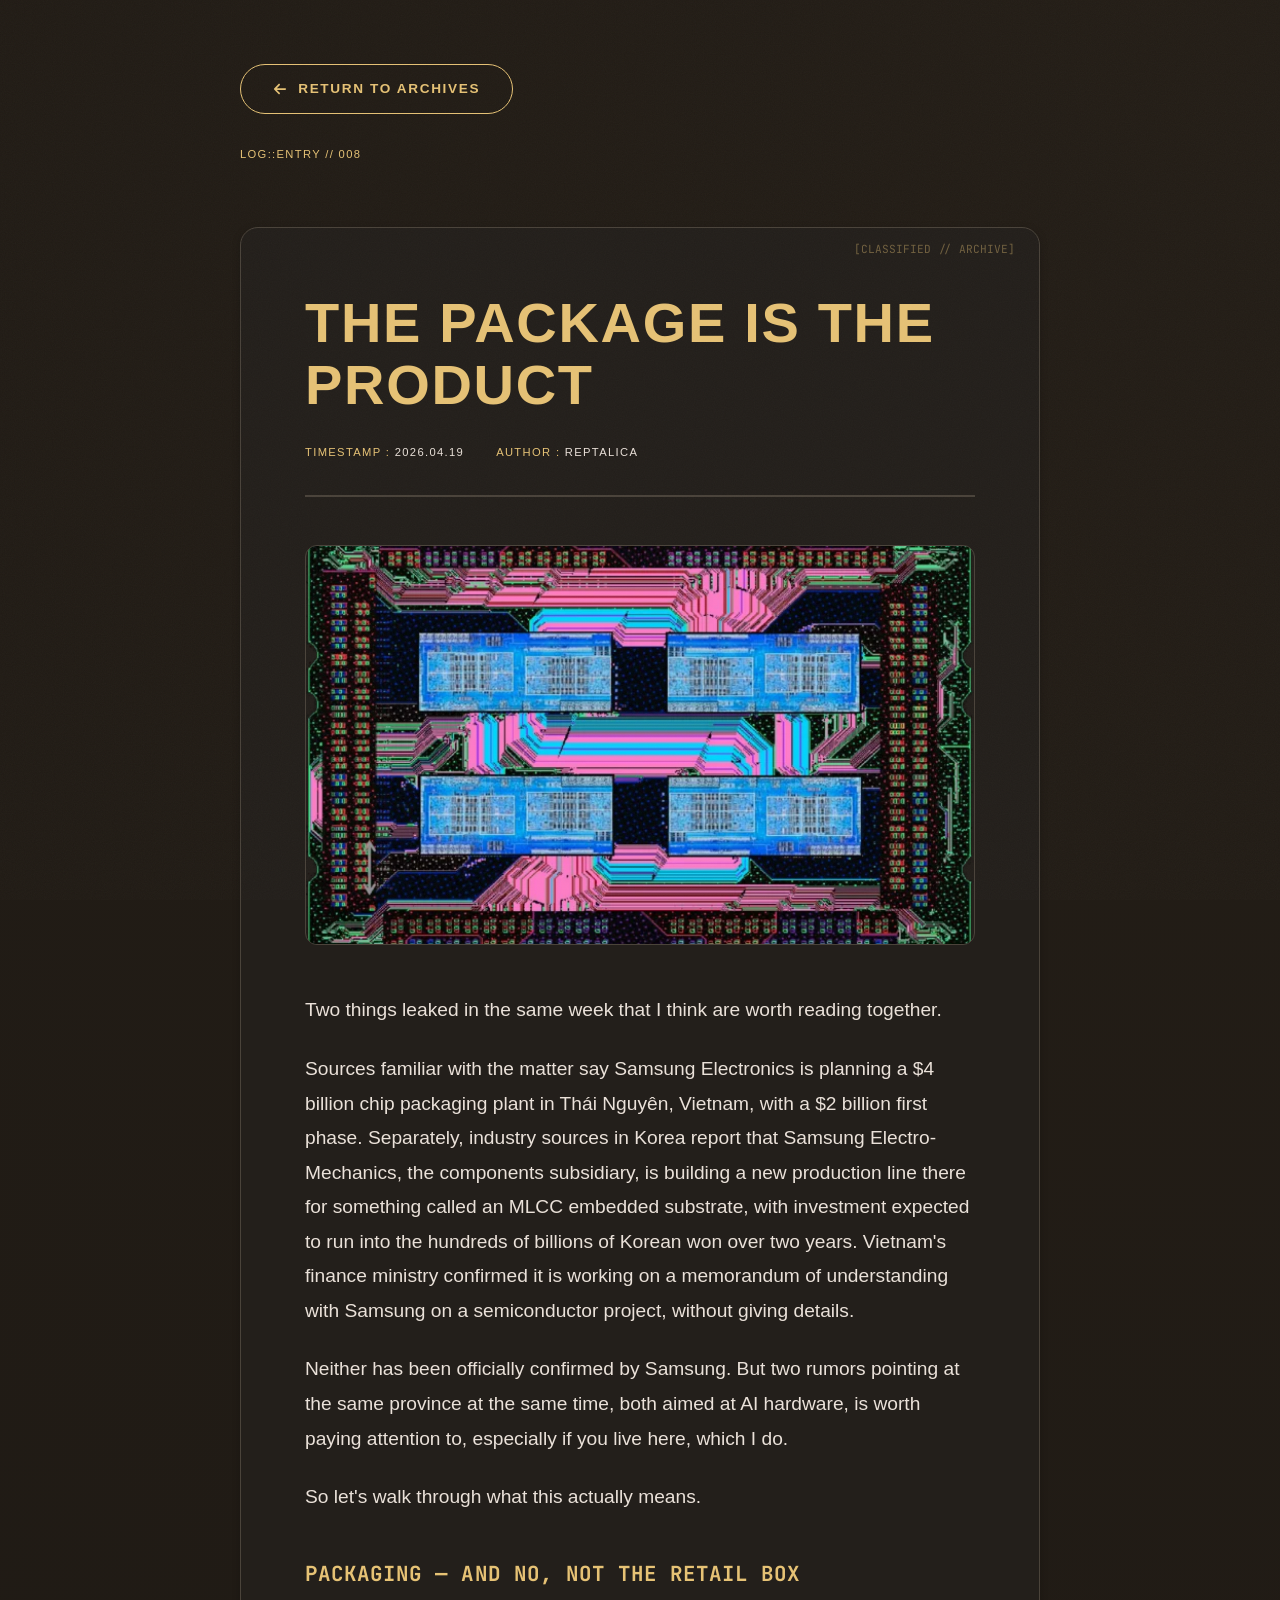
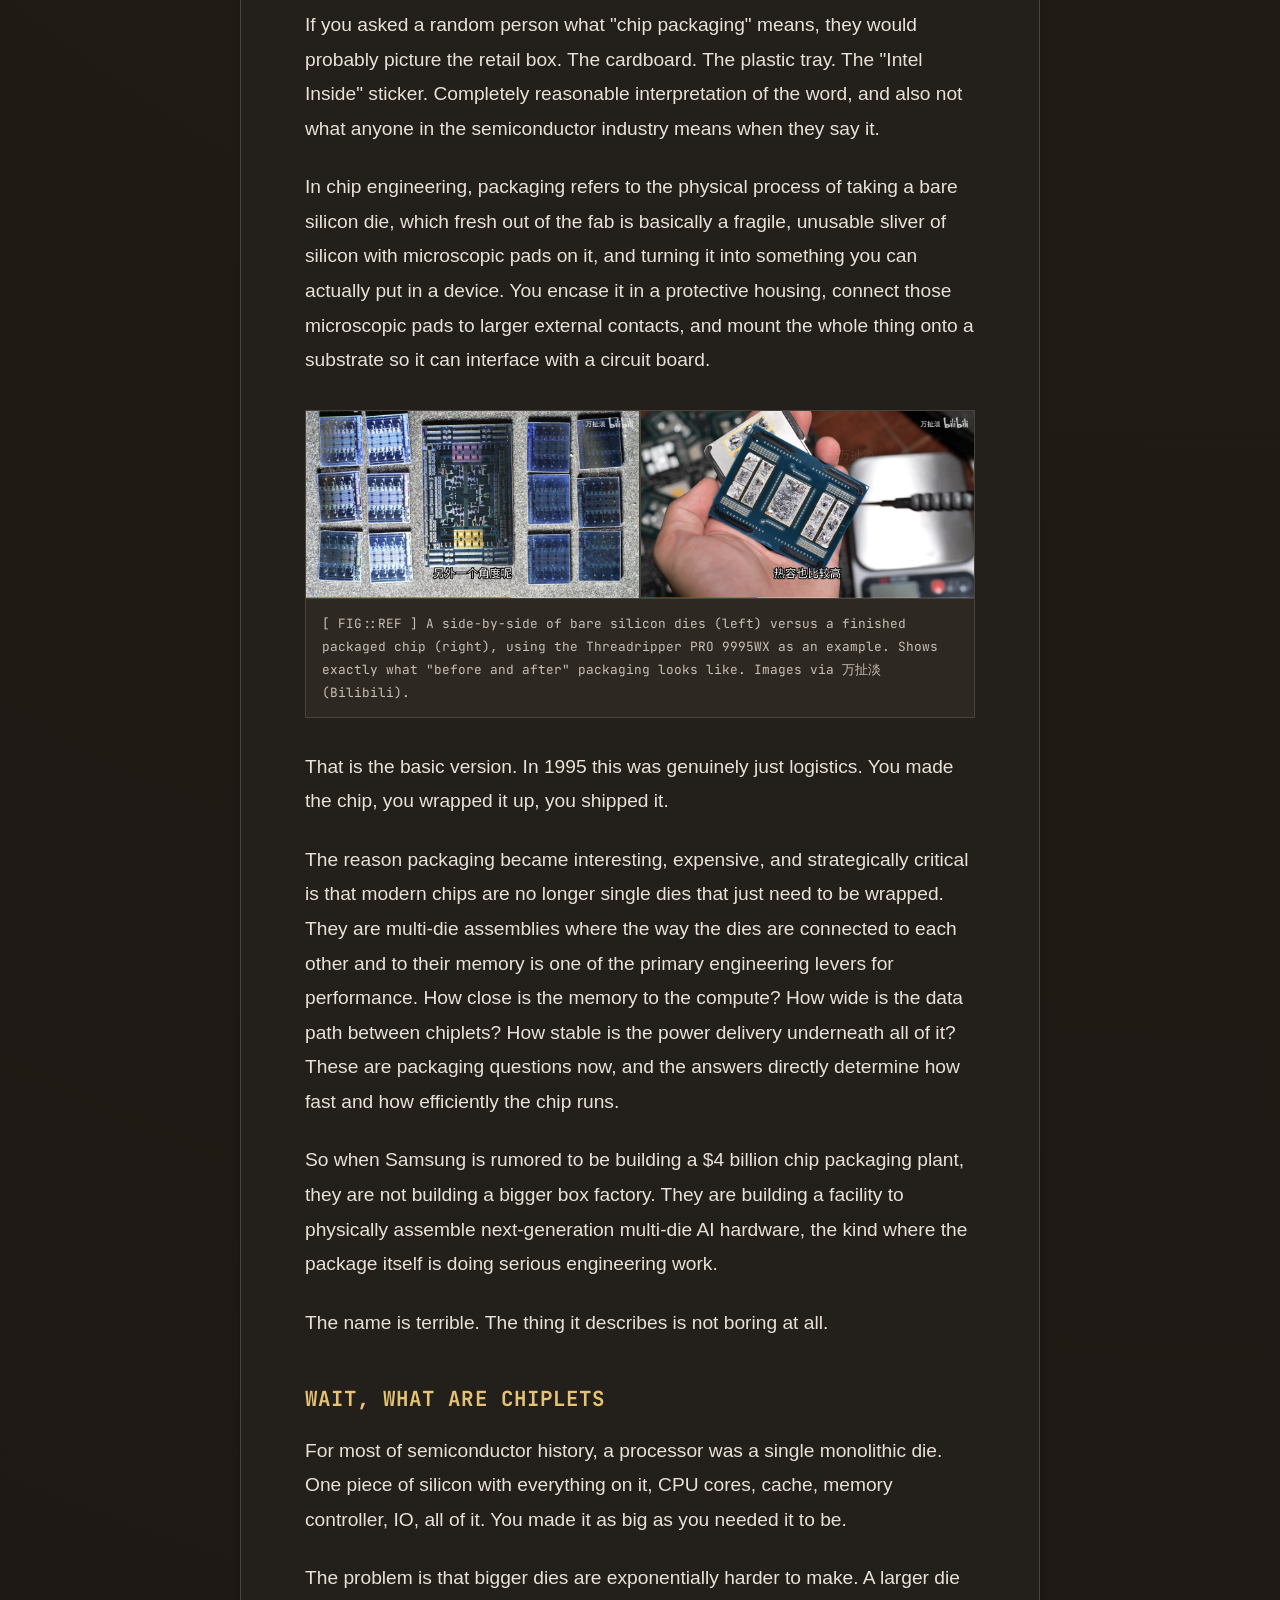
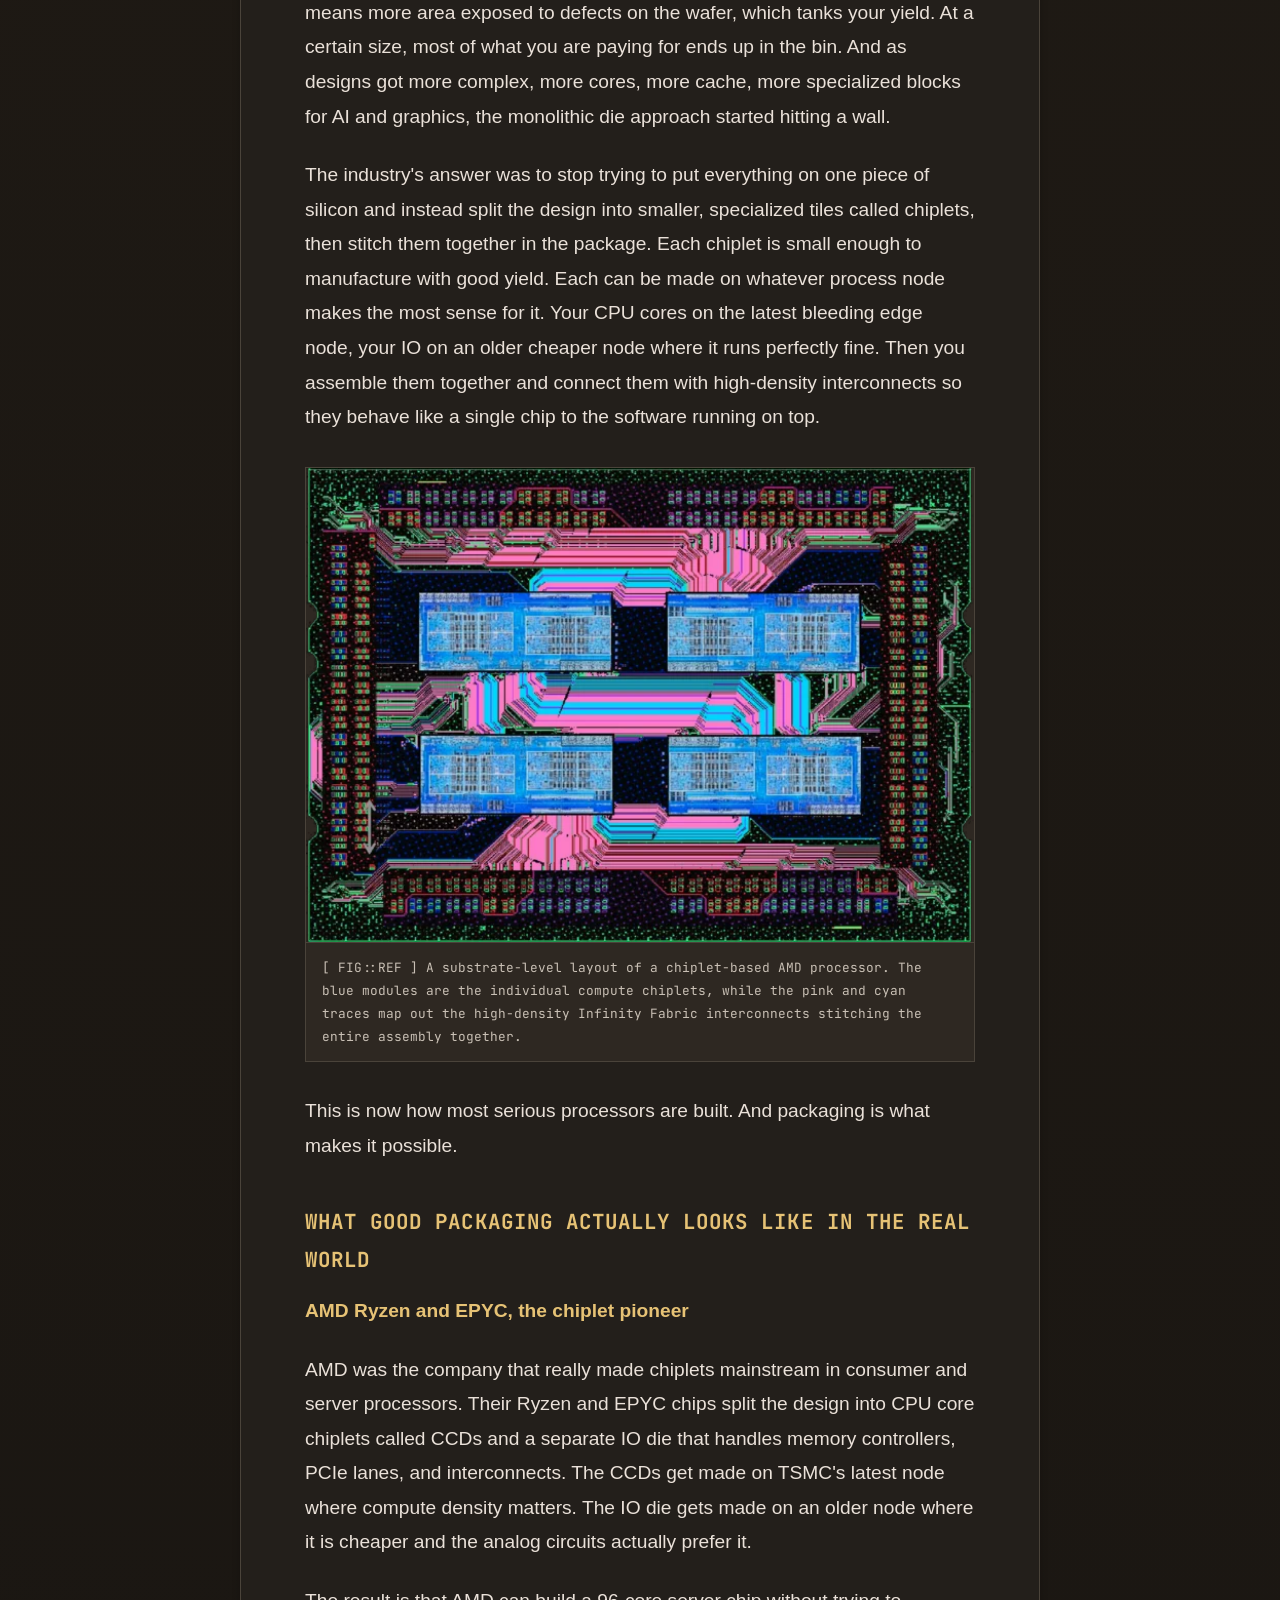
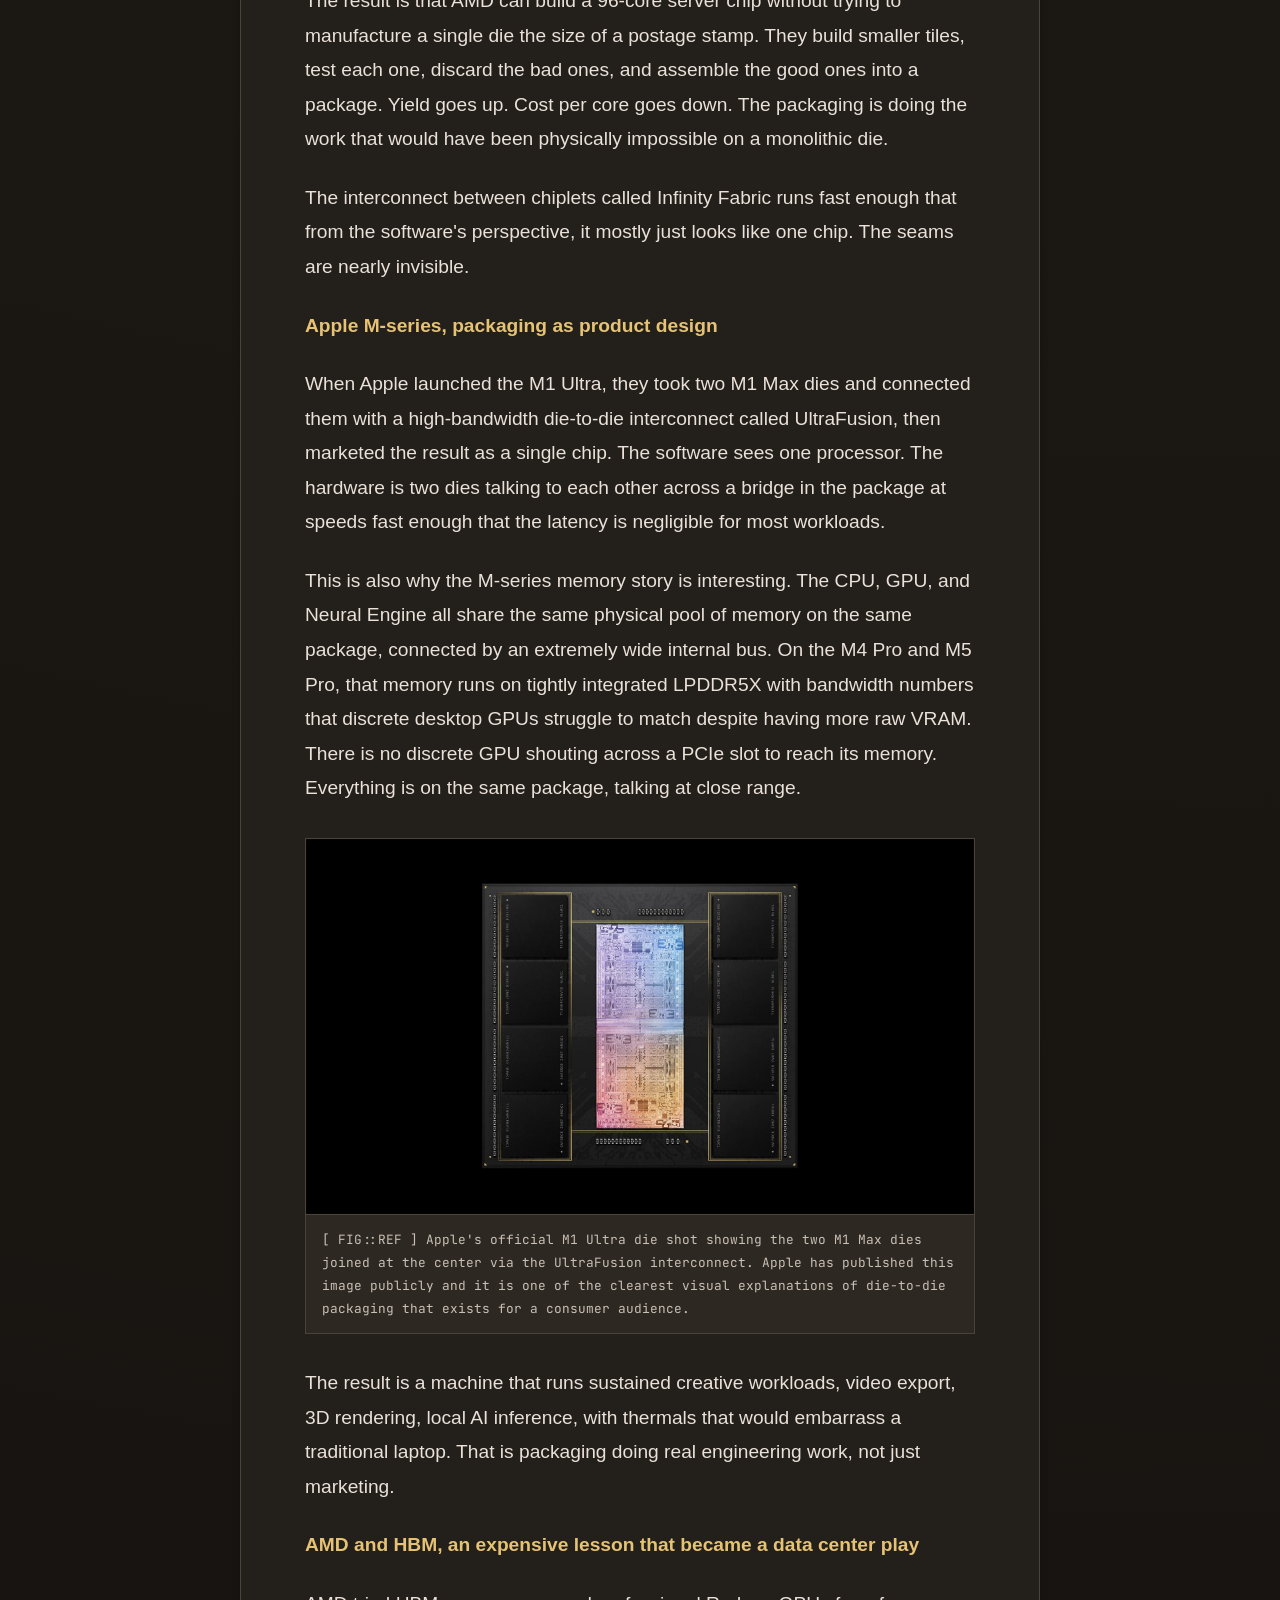
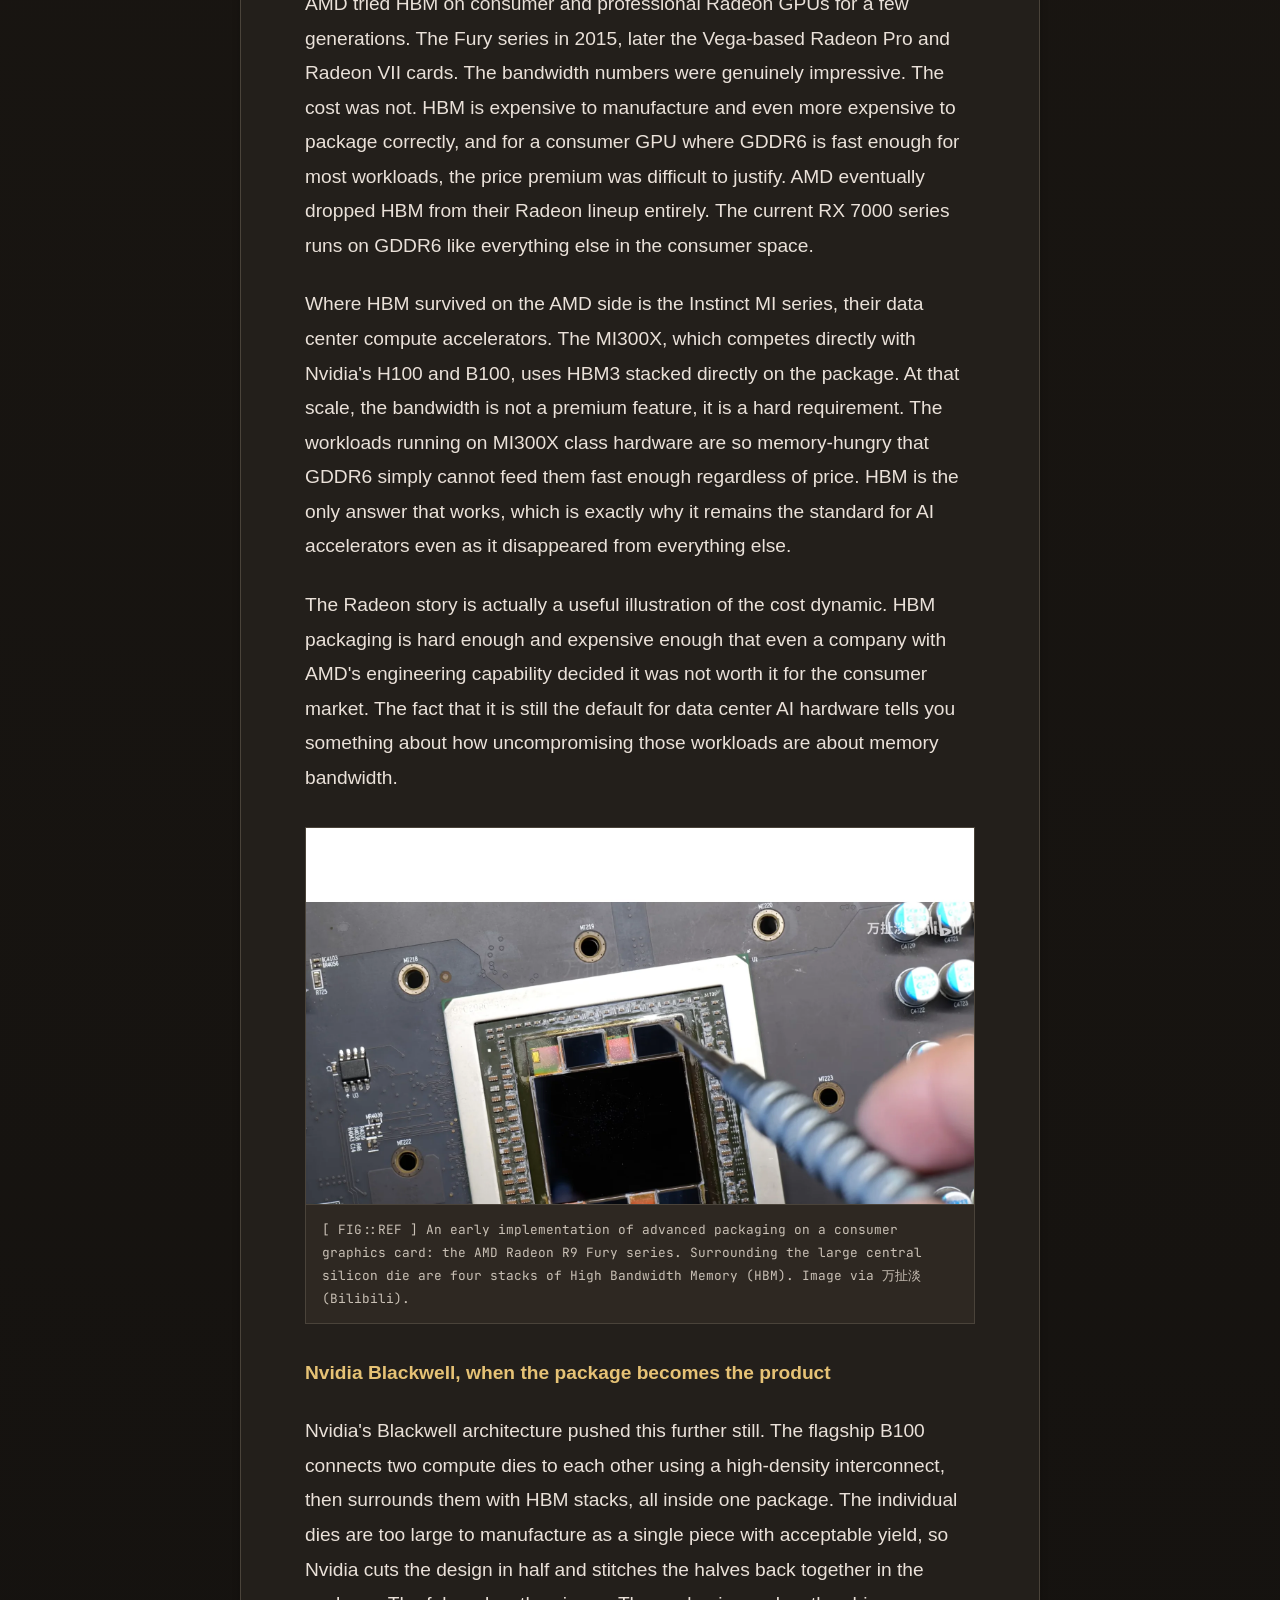
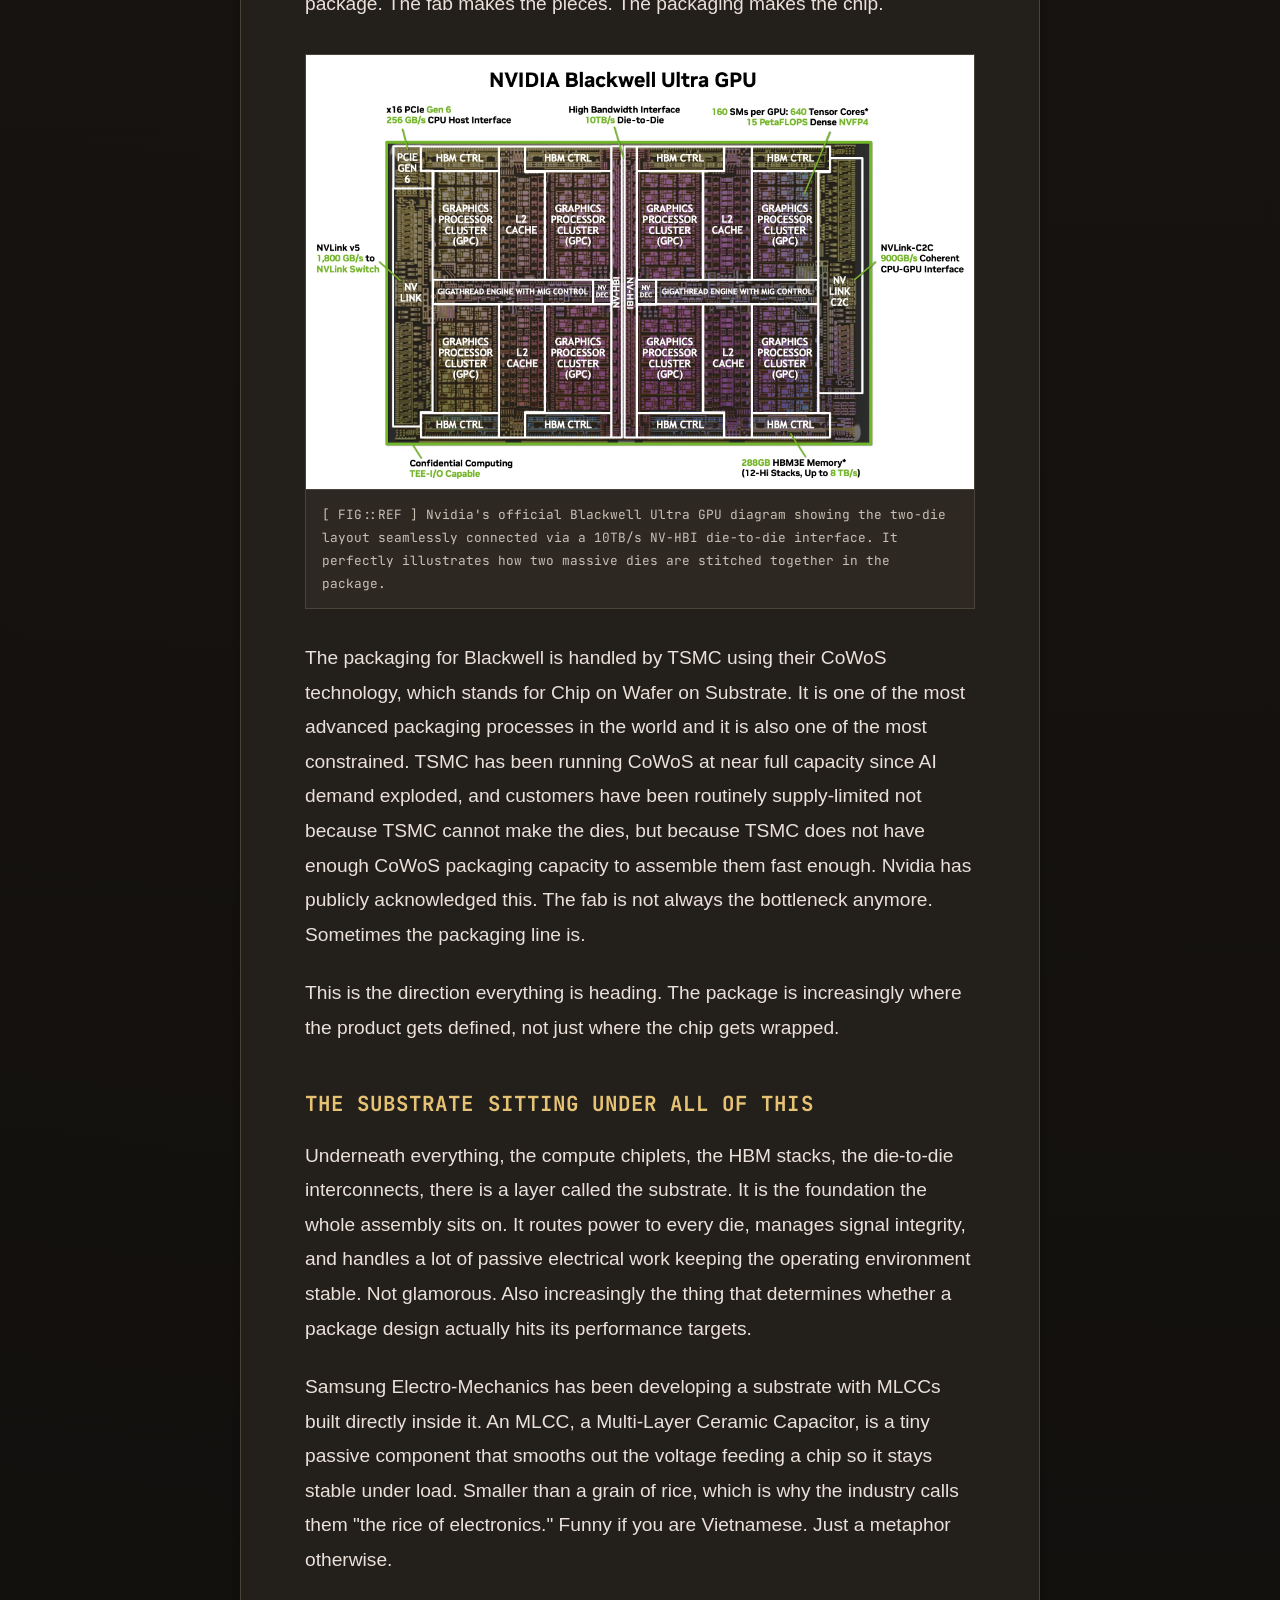
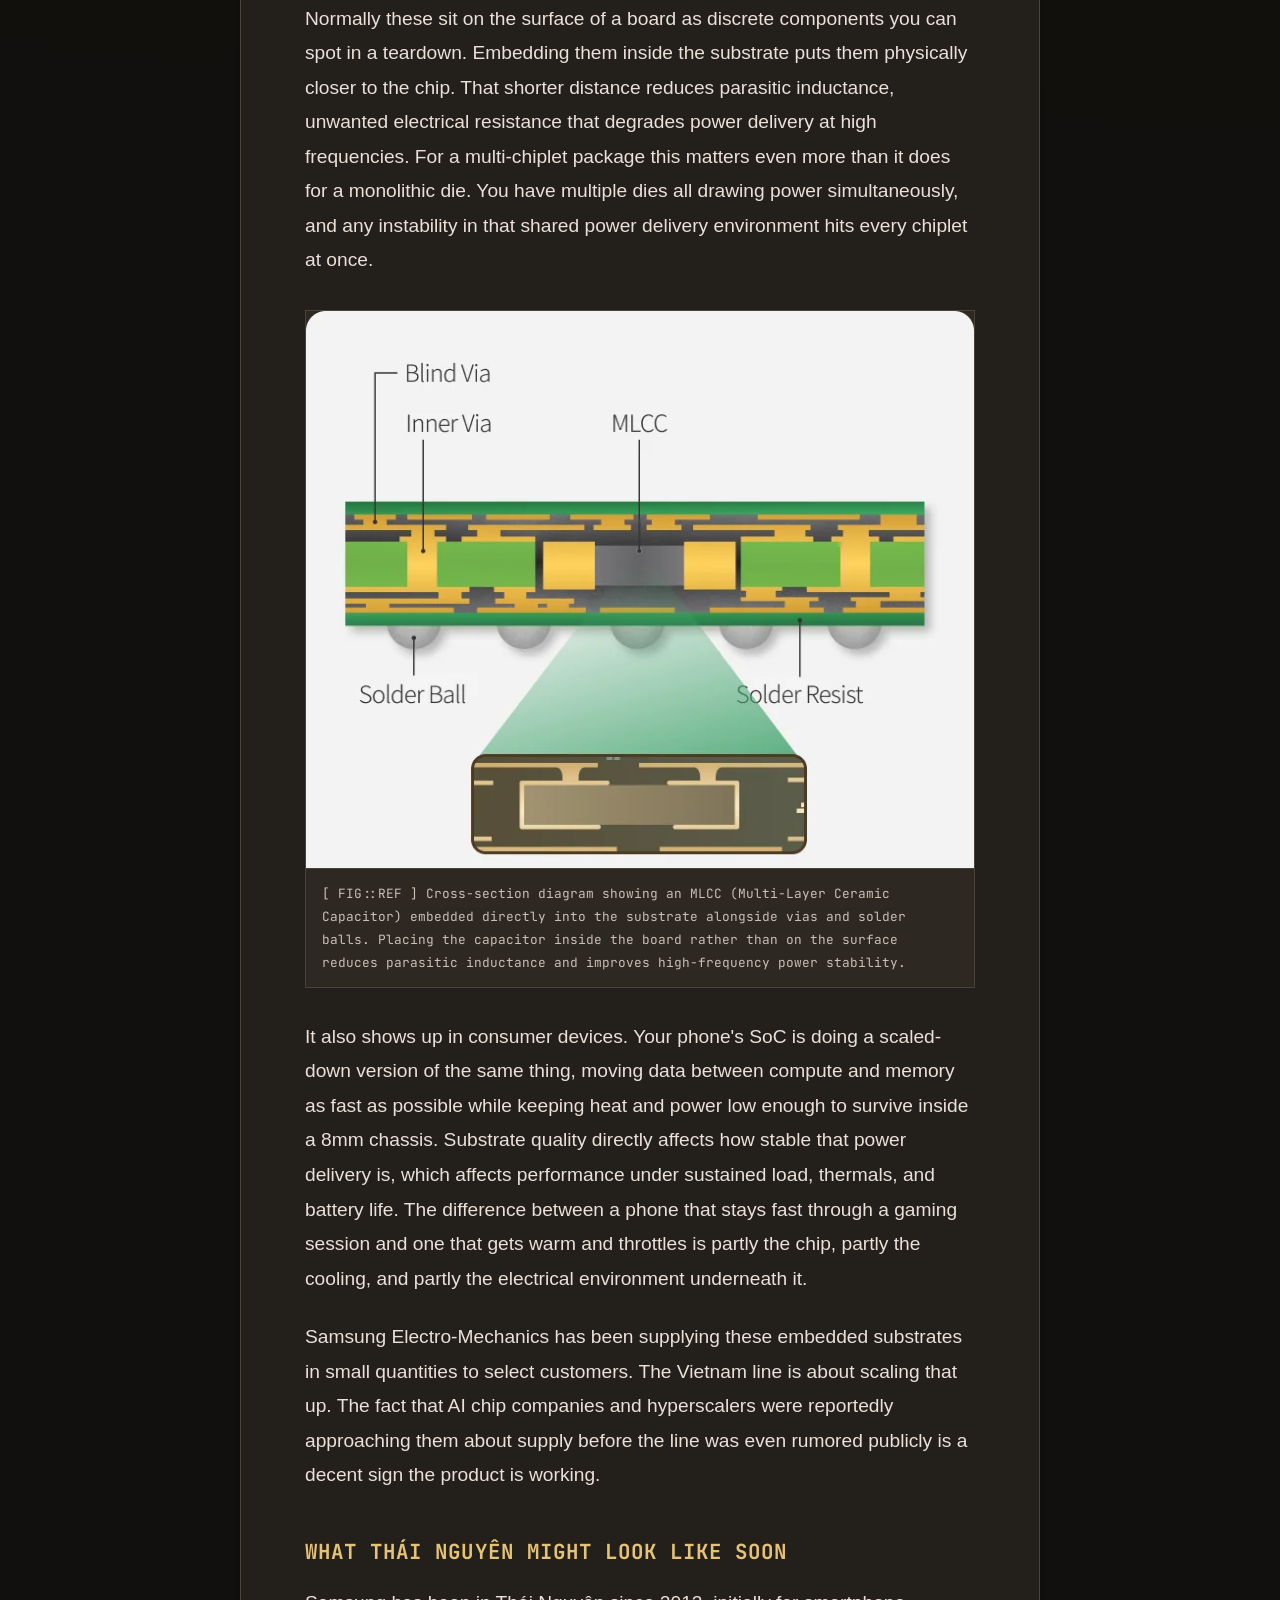
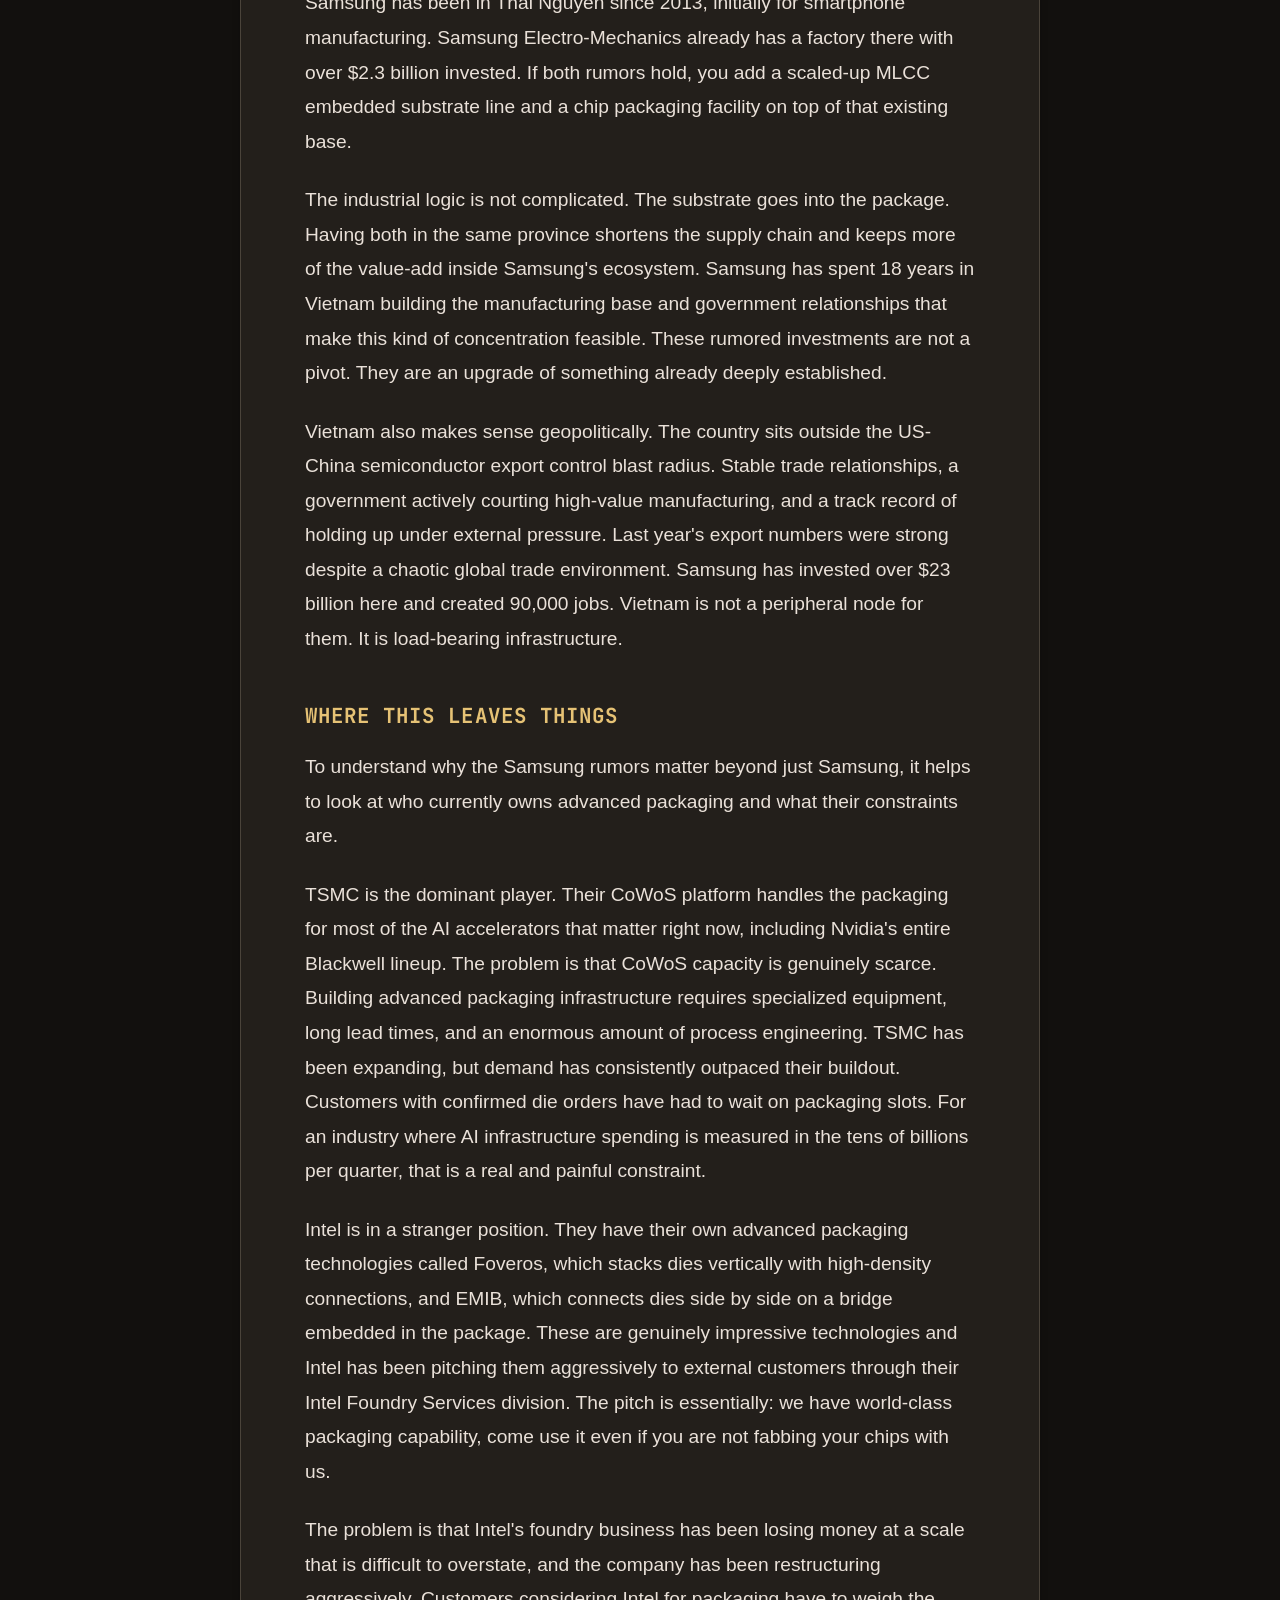
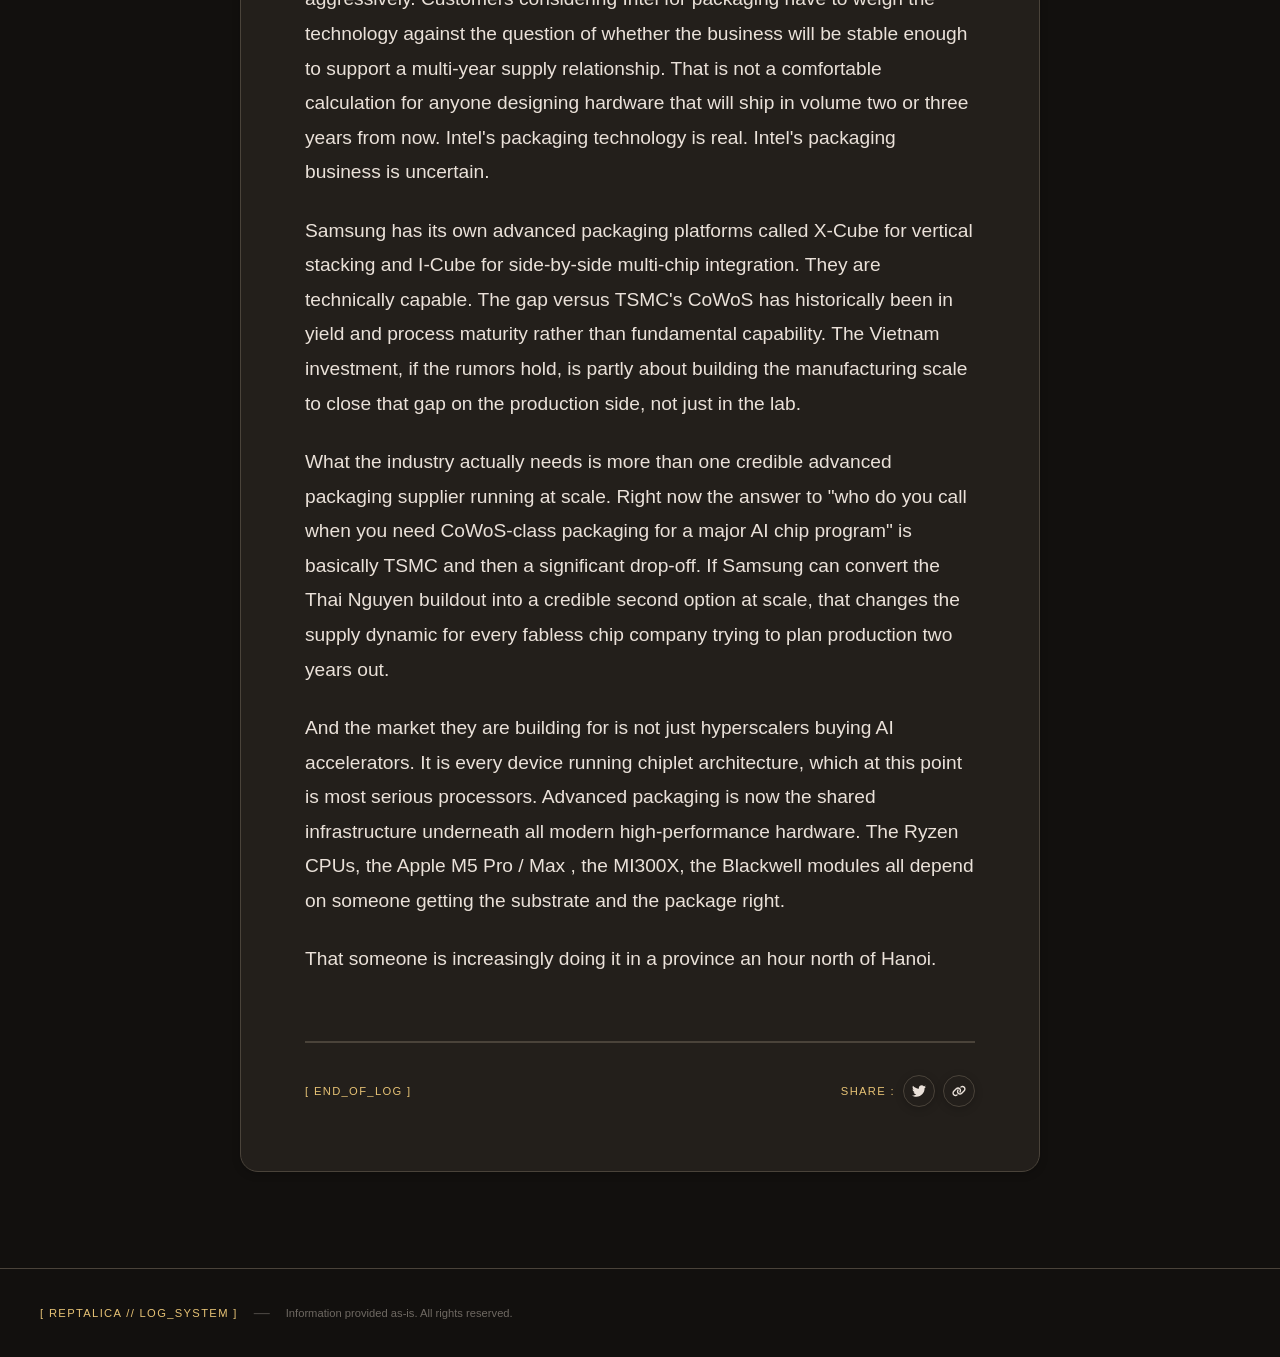
<file: blog/samsung-vietnam-packaging.html>
<!DOCTYPE html>
<html lang="en">

<head>
    <meta charset="UTF-8">
    <meta name="viewport" content="width=device-width, initial-scale=1.0">
    <title>The Package is the Product — Reptalica</title>
    <meta name="description"
        content="Two rumors pointing at the same province at the same time, both aimed at AI hardware. What Samsung's rumored $4 billion chip packaging plant in Vietnam actually means for the industry.">

    <!-- Open Graph -->
    <meta property="og:title" content="The Package is the Product - Reptalica">
    <meta property="og:description"
        content="Two rumors pointing at the same province at the same time, both aimed at AI hardware. What Samsung's rumored $4 billion chip packaging plant in Vietnam actually means for the industry.">
    <!-- Image to be added by user later -->
    <meta property="og:image" content="https://reptalica.netlify.app/blog/epic-if-link.png">
    <meta property="og:url" content="https://reptalica.netlify.app/blog/samsung-vietnam-packaging.html">
    <meta property="og:type" content="article">
    <meta name="twitter:card" content="summary_large_image">
    <meta name="twitter:title" content="The Package is the Product - Reptalica">
    <meta name="twitter:description"
        content="Two rumors pointing at the same province at the same time, both aimed at AI hardware. What Samsung's rumored $4 billion chip packaging plant in Vietnam actually means for the industry.">
    <meta name="twitter:image" content="https://reptalica.netlify.app/blog/epic-if-link.png">

    <link rel="canonical" href="https://reptalica.netlify.app/blog/samsung-vietnam-packaging.html">
    <link rel="alternate" type="application/rss+xml" title="Reptalica Blog" href="../feed.xml">
    <link rel="icon" type="image/png" href="../assets/favicon.png">

    <!-- Fonts (non-render-blocking) -->
    <link rel="preconnect" href="https://fonts.googleapis.com">
    <link rel="preconnect" href="https://fonts.gstatic.com" crossorigin>
    <link rel="preload" as="style"
        href="https://fonts.googleapis.com/css2?family=Google+Sans:wght@400;500;700&family=JetBrains+Mono:wght@400;500;700&display=swap">
    <link
        href="https://fonts.googleapis.com/css2?family=Google+Sans:wght@400;500;700&family=JetBrains+Mono:wght@400;500;700&display=swap"
        rel="stylesheet" media="print" onload="this.media='all'">
    <link href="https://fonts.googleapis.com/icon?family=Material+Icons+Round" rel="stylesheet">

    <link rel="stylesheet" href="../style.css">

    <style>
        .post {
            max-width: 800px;
            margin: 0 auto;
            background: var(--md-sys-color-surface-container);
            border: 1px solid var(--md-sys-color-outline-variant);
            border-radius: var(--shape-corner-xl);
            box-shadow: 0 2px 8px rgba(0, 0, 0, 0.2);
            padding: 4rem;
            position: relative;
        }

        .post::before {
            content: '[CLASSIFIED // ARCHIVE]';
            position: absolute;
            top: 0.8rem;
            right: 1.5rem;
            font-family: var(--font-family-mono);
            font-size: 0.7rem;
            color: var(--md-sys-color-primary);
            opacity: 0.4;
        }

        .post__header {
            margin-bottom: 3rem;
            border-bottom: 2px solid var(--md-sys-color-outline-variant);
            padding-bottom: 2rem;
        }

        .post__title {
            font-family: var(--font-family-base);
            font-size: clamp(2.5rem, 6vw, 3.5rem);
            font-weight: 700;
            color: var(--md-sys-color-primary);
            letter-spacing: 0.03em;
            line-height: 1.1;
            margin-bottom: 1.5rem;
            text-transform: uppercase;
        }

        .post__meta {
            display: flex;
            gap: 2rem;
            flex-wrap: wrap;
        }

        .post__image {
            width: 100%;
            height: 400px;
            margin-bottom: 3rem;
            border: 1px solid var(--md-sys-color-outline-variant);
            border-radius: var(--shape-corner-m);
            overflow: hidden;
        }

        .post__image img {
            width: 100%;
            height: 100%;
            object-fit: cover;
        }

        .post__content {
            font-family: var(--font-family-base);
            font-size: 1.2rem;
            line-height: 1.8;
            color: var(--md-sys-color-on-surface);
        }

        .post__content p {
            margin-bottom: 1.5rem;
        }

        .post__content h3 {
            font-family: var(--font-family-mono);
            color: var(--md-sys-color-primary);
            font-size: 1.3rem;
            margin: 2.5rem 0 1rem 0;
            text-transform: uppercase;
            letter-spacing: 0.05em;
        }

        .post__content blockquote {
            border-left: 3px solid var(--md-sys-color-primary);
            padding: 1rem 2rem;
            background: rgba(230, 194, 117, 0.1);
            font-style: italic;
            margin: 2rem 0;
            clip-path: var(--shape-corner-m);
        }

        .post__content ul {
            margin: 1rem 0 1.5rem 1.5rem;
            list-style: none;
        }

        .post__content ul li {
            margin-bottom: 1rem;
            padding-left: 1rem;
            position: relative;
        }

        .post__content ul li::before {
            content: '>';
            position: absolute;
            left: -0.5rem;
            color: var(--md-sys-color-primary);
            font-family: var(--font-family-mono);
            font-weight: 700;
        }

        .post__content .content-image {
            width: 100%;
            margin: 2rem 0;
            border: 1px solid var(--md-sys-color-outline-variant);
            clip-path: var(--shape-corner-m);
            overflow: hidden;
            background: var(--md-sys-color-surface-container-high);
        }

        .post__content .content-image img {
            width: 100%;
            height: auto;
            display: block;
        }

        .post__content .content-image figcaption {
            font-family: var(--font-family-mono);
            font-size: 0.8rem;
            color: var(--md-sys-color-on-surface-variant);
            padding: 0.8rem 1rem;
            background: var(--md-sys-color-surface-container-high);
            border-top: 1px solid var(--md-sys-color-outline-variant);
        }

        .post__content strong {
            color: var(--md-sys-color-primary);
        }

        .post__content code {
            font-family: var(--font-family-mono);
            font-size: 0.95em;
            background: var(--md-sys-color-surface-container-high);
            padding: 0.15em 0.4em;
            border: 1px solid var(--md-sys-color-outline-variant);
            color: var(--md-sys-color-primary);
        }

        .post__footer {
            margin-top: 4rem;
            padding-top: 2rem;
            border-top: 2px solid var(--md-sys-color-outline-variant);
        }

        @media (max-width: 768px) {
            .post {
                padding: 2rem 1.2rem;
                clip-path: none;
                border-left: none;
                border-right: none;
            }

            .post__title {
                font-size: clamp(1.6rem, 5vw, 2.5rem);
                word-break: break-word;
                overflow-wrap: break-word;
            }
        }
    </style>
</head>

<body>
    <!-- Noise grain overlay -->
    <div class="noise-overlay" aria-hidden="true"></div>

    <section class="section" style="padding-top: 4rem; min-height: 100vh;">
        <div class="section__header" style="max-width: 800px; margin: 0 auto 4rem auto;">
            <a href="../blog.html" class="btn btn--primary" style="margin-bottom: 2rem; display: inline-flex;">
                <svg width="14" height="14" viewBox="0 0 448 512" fill="currentColor" style="vertical-align:middle">
                    <path
                        d="M9.4 233.4c-12.5 12.5-12.5 32.8 0 45.3l160 160c12.5 12.5 32.8 12.5 45.3 0s12.5-32.8 0-45.3L109.2 288 416 288c17.7 0 32-14.3 32-32s-14.3-32-32-32l-306.7 0L214.6 118.6c12.5-12.5 12.5-32.8 0-45.3s-32.8-12.5-45.3 0l-160 160z" />
                </svg> RETURN TO ARCHIVES
            </a>
            <span class="label-mono section__tag">LOG::ENTRY // 008</span>
        </div>

        <article class="post">
            <header class="post__header">
                <h1 class="post__title">The Package is the Product</h1>
                <div class="post__meta">
                    <div class="meta-item">
                        <span class="label-mono">TIMESTAMP :</span>
                        <span class="label-mono" style="color: var(--md-sys-color-on-surface);">2026.04.19</span>
                    </div>
                    <div class="meta-item">
                        <span class="label-mono">AUTHOR :</span>
                        <span class="label-mono" style="color: var(--md-sys-color-on-surface);">REPTALICA</span>
                    </div>
                </div>
            </header>

            <div class="post__image" id="post-hero-image">
                <img src="epic-if-link.webp"
                    alt="Abstract rendering of EPYC substrate layout tracing Infinity Fabric connections"
                    loading="lazy">
            </div>

            <div class="post__content">
                <p>Two things leaked in the same week that I think are worth reading together.</p>

                <p>Sources familiar with the matter say Samsung Electronics is planning a $4 billion chip packaging
                    plant in Thái Nguyên, Vietnam, with a $2 billion first phase. Separately, industry sources in Korea
                    report that Samsung Electro-Mechanics, the components subsidiary, is building a new production line
                    there for something called an MLCC embedded substrate, with investment expected to run into the
                    hundreds of billions of Korean won over two years. Vietnam's finance ministry confirmed it is
                    working on a memorandum of understanding with Samsung on a semiconductor project, without giving
                    details.</p>

                <p>Neither has been officially confirmed by Samsung. But two rumors pointing at the same province at the
                    same time, both aimed at AI hardware, is worth paying attention to, especially if you live here,
                    which I do.</p>

                <p>So let's walk through what this actually means.</p>

                <h3>Packaging &mdash; And No, Not the Retail Box</h3>

                <p>If you asked a random person what "chip packaging" means, they would probably picture the retail box.
                    The cardboard. The plastic tray. The "Intel Inside" sticker. Completely reasonable interpretation of
                    the word, and also not what anyone in the semiconductor industry means when they say it.</p>

                <p>In chip engineering, packaging refers to the physical process of taking a bare silicon die, which
                    fresh out of the fab is basically a fragile, unusable sliver of silicon with microscopic pads on it,
                    and turning it into something you can actually put in a device. You encase it in a protective
                    housing, connect those microscopic pads to larger external contacts, and mount the whole thing onto
                    a substrate so it can interface with a circuit board.</p>

                <figure class="content-image">
                    <div style="display: grid; grid-template-columns: 1fr 1fr; gap: 2px; background: var(--md-sys-color-outline-variant);">
                        <img src="9995wx-bare-die.webp"
                            alt="AMD Ryzen Threadripper PRO 9995WX bare dies, showing CCDs and IO die" loading="lazy"
                            style="width: 100%; height: 100%; object-fit: cover;">
                        <img src="9995wx-delid.webp" alt="AMD Ryzen Threadripper PRO 9995WX delidded packaged chip"
                            loading="lazy" style="width: 100%; height: 100%; object-fit: cover;">
                    </div>
                    <figcaption>[ FIG::REF ] A side-by-side of bare silicon dies (left) versus a finished packaged chip
                        (right), using the Threadripper PRO 9995WX as an example. Shows exactly what "before and after"
                        packaging looks like. Images via 万扯淡 (Bilibili).</figcaption>
                </figure>

                <p>That is the basic version. In 1995 this was genuinely just logistics. You made the chip, you wrapped
                    it up, you shipped it.</p>

                <p>The reason packaging became interesting, expensive, and strategically critical is that modern chips
                    are no longer single dies that just need to be wrapped. They are multi-die assemblies where the way
                    the dies are connected to each other and to their memory is one of the primary engineering levers
                    for performance. How close is the memory to the compute? How wide is the data path between chiplets?
                    How stable is the power delivery underneath all of it? These are packaging questions now, and the
                    answers directly determine how fast and how efficiently the chip runs.</p>

                <p>So when Samsung is rumored to be building a $4 billion chip packaging plant, they are not building a
                    bigger box factory. They are building a facility to physically assemble next-generation multi-die AI
                    hardware, the kind where the package itself is doing serious engineering work.</p>

                <p>The name is terrible. The thing it describes is not boring at all.</p>

                <h3>Wait, What Are Chiplets</h3>

                <p>For most of semiconductor history, a processor was a single monolithic die. One piece of silicon with
                    everything on it, CPU cores, cache, memory controller, IO, all of it. You made it as big as you
                    needed it to be.</p>

                <p>The problem is that bigger dies are exponentially harder to make. A larger die means more area
                    exposed to defects on the wafer, which tanks your yield. At a certain size, most of what you are
                    paying for ends up in the bin. And as designs got more complex, more cores, more cache, more
                    specialized blocks for AI and graphics, the monolithic die approach started hitting a wall.</p>

                <p>The industry's answer was to stop trying to put everything on one piece of silicon and instead split
                    the design into smaller, specialized tiles called chiplets, then stitch them together in the
                    package. Each chiplet is small enough to manufacture with good yield. Each can be made on whatever
                    process node makes the most sense for it. Your CPU cores on the latest bleeding edge node, your IO
                    on an older cheaper node where it runs perfectly fine. Then you assemble them together and connect
                    them with high-density interconnects so they behave like a single chip to the software running on
                    top.</p>

                <figure class="content-image">
                    <img src="epic-if-link.webp"
                        alt="AMD EPYC processor substrate layout showing four CCD chiplets and Infinity Fabric interconnect routing"
                        loading="lazy" style="width: 100%; display: block;">
                    <figcaption>[ FIG::REF ] A substrate-level layout of a chiplet-based AMD processor. The blue modules
                        are the individual compute chiplets, while the pink and cyan traces map out the high-density
                        Infinity Fabric interconnects stitching the entire assembly together.</figcaption>
                </figure>

                <p>This is now how most serious processors are built. And packaging is what makes it possible.</p>

                <h3>What Good Packaging Actually Looks Like in the Real World</h3>

                <p><strong>AMD Ryzen and EPYC, the chiplet pioneer</strong></p>
                <p>AMD was the company that really made chiplets mainstream in consumer and server processors. Their
                    Ryzen and EPYC chips split the design into CPU core chiplets called CCDs and a separate IO die that
                    handles memory controllers, PCIe lanes, and interconnects. The CCDs get made on TSMC's latest node
                    where compute density matters. The IO die gets made on an older node where it is cheaper and the
                    analog circuits actually prefer it.</p>

                <p>The result is that AMD can build a 96-core server chip without trying to manufacture a single die the
                    size of a postage stamp. They build smaller tiles, test each one, discard the bad ones, and assemble
                    the good ones into a package. Yield goes up. Cost per core goes down. The packaging is doing the
                    work that would have been physically impossible on a monolithic die.</p>

                <p>The interconnect between chiplets called Infinity Fabric runs fast enough that from the software's
                    perspective, it mostly just looks like one chip. The seams are nearly invisible.</p>

                <p><strong>Apple M-series, packaging as product design</strong></p>
                <p>When Apple launched the M1 Ultra, they took two M1 Max dies and connected them with a high-bandwidth
                    die-to-die interconnect called UltraFusion, then marketed the result as a single chip. The software
                    sees one processor. The hardware is two dies talking to each other across a bridge in the package at
                    speeds fast enough that the latency is negligible for most workloads.</p>

                <p>This is also why the M-series memory story is interesting. The CPU, GPU, and Neural Engine all share
                    the same physical pool of memory on the same package, connected by an extremely wide internal bus.
                    On the M4 Pro and M5 Pro, that memory runs on tightly integrated LPDDR5X with bandwidth numbers that
                    discrete desktop GPUs struggle to match despite having more raw VRAM. There is no discrete GPU
                    shouting across a PCIe slot to reach its memory. Everything is on the same package, talking at close
                    range.</p>

                <figure class="content-image">
                    <img src="Apple-M1-Ultra-chipset-220308_big.jpg.large_2x.webp"
                        alt="Apple M1 Ultra die shot highlighting the UltraFusion interconnect joining two M1 Max dies"
                        loading="lazy" style="width: 100%; display: block;">
                    <figcaption>[ FIG::REF ] Apple's official M1 Ultra die shot showing the two M1 Max dies joined at
                        the center via the UltraFusion interconnect. Apple has published this image publicly and it is
                        one of the clearest visual explanations of die-to-die packaging that exists for a consumer
                        audience.</figcaption>
                </figure>

                <p>The result is a machine that runs sustained creative workloads, video export, 3D rendering, local AI
                    inference, with thermals that would embarrass a traditional laptop. That is packaging doing real
                    engineering work, not just marketing.</p>

                <p><strong>AMD and HBM, an expensive lesson that became a data center play</strong></p>
                <p>AMD tried HBM on consumer and professional Radeon GPUs for a few generations. The Fury series in
                    2015, later the Vega-based Radeon Pro and Radeon VII cards. The bandwidth numbers were genuinely
                    impressive. The cost was not. HBM is expensive to manufacture and even more expensive to package
                    correctly, and for a consumer GPU where GDDR6 is fast enough for most workloads, the price premium
                    was difficult to justify. AMD eventually dropped HBM from their Radeon lineup entirely. The current
                    RX 7000 series runs on GDDR6 like everything else in the consumer space.</p>

                <p>Where HBM survived on the AMD side is the Instinct MI series, their data center compute accelerators.
                    The MI300X, which competes directly with Nvidia's H100 and B100, uses HBM3 stacked directly on the
                    package. At that scale, the bandwidth is not a premium feature, it is a hard requirement. The
                    workloads running on MI300X class hardware are so memory-hungry that GDDR6 simply cannot feed them
                    fast enough regardless of price. HBM is the only answer that works, which is exactly why it remains
                    the standard for AI accelerators even as it disappeared from everything else.</p>

                <p>The Radeon story is actually a useful illustration of the cost dynamic. HBM packaging is hard enough
                    and expensive enough that even a company with AMD's engineering capability decided it was not worth
                    it for the consumer market. The fact that it is still the default for data center AI hardware tells
                    you something about how uncompromising those workloads are about memory bandwidth.</p>

                <figure class="content-image">
                    <img src="r9-fury-hbm.webp"
                        alt="A delidded AMD Radeon R9 Fury GPU showing the central die and 4 surrounding HBM stacks"
                        loading="lazy" style="width: 100%; display: block;">
                    <figcaption>[ FIG::REF ] An early implementation of advanced packaging on a consumer graphics card:
                        the AMD Radeon R9 Fury series. Surrounding the large central silicon die are four stacks of High
                        Bandwidth Memory (HBM). Image via 万扯淡 (Bilibili).</figcaption>
                </figure>

                <p><strong>Nvidia Blackwell, when the package becomes the product</strong></p>
                <p>Nvidia's Blackwell architecture pushed this further still. The flagship B100 connects two compute
                    dies to each other using a high-density interconnect, then surrounds them with HBM stacks, all
                    inside one package. The individual dies are too large to manufacture as a single piece with
                    acceptable yield, so Nvidia cuts the design in half and stitches the halves back together in the
                    package. The fab makes the pieces. The packaging makes the chip.</p>

                <figure class="content-image">
                    <img src="nvidia-blackwell-ultra.webp"
                        alt="Nvidia Blackwell Ultra GPU layout diagram showing dual graphics processor clusters connected by NV-HBI"
                        loading="lazy" style="width: 100%; display: block;">
                    <figcaption>[ FIG::REF ] Nvidia's official Blackwell Ultra GPU diagram showing the two-die layout
                        seamlessly connected via a 10TB/s NV-HBI die-to-die interface. It perfectly illustrates how two
                        massive dies are stitched together in the package.</figcaption>
                </figure>

                <p>The packaging for Blackwell is handled by TSMC using their CoWoS technology, which stands for Chip on
                    Wafer on Substrate. It is one of the most advanced packaging processes in the world and it is also
                    one of the most constrained. TSMC has been running CoWoS at near full capacity since AI demand
                    exploded, and customers have been routinely supply-limited not because TSMC cannot make the dies,
                    but because TSMC does not have enough CoWoS packaging capacity to assemble them fast enough. Nvidia
                    has publicly acknowledged this. The fab is not always the bottleneck anymore. Sometimes the
                    packaging line is.</p>

                <p>This is the direction everything is heading. The package is increasingly where the product gets
                    defined, not just where the chip gets wrapped.</p>

                <h3>The Substrate Sitting Under All of This</h3>

                <p>Underneath everything, the compute chiplets, the HBM stacks, the die-to-die interconnects, there is a
                    layer called the substrate. It is the foundation the whole assembly sits on. It routes power to
                    every die, manages signal integrity, and handles a lot of passive electrical work keeping the
                    operating environment stable. Not glamorous. Also increasingly the thing that determines whether a
                    package design actually hits its performance targets.</p>

                <p>Samsung Electro-Mechanics has been developing a substrate with MLCCs built directly inside it. An
                    MLCC, a Multi-Layer Ceramic Capacitor, is a tiny passive component that smooths out the voltage
                    feeding a chip so it stays stable under load. Smaller than a grain of rice, which is why the
                    industry calls them "the rice of electronics." Funny if you are Vietnamese. Just a metaphor
                    otherwise.</p>

                <p>Normally these sit on the surface of a board as discrete components you can spot in a teardown.
                    Embedding them inside the substrate puts them physically closer to the chip. That shorter distance
                    reduces parasitic inductance, unwanted electrical resistance that degrades power delivery at high
                    frequencies. For a multi-chiplet package this matters even more than it does for a monolithic die.
                    You have multiple dies all drawing power simultaneously, and any instability in that shared power
                    delivery environment hits every chiplet at once.</p>

                <figure class="content-image">
                    <img src="mlcc-embedded.webp"
                        alt="Cross section diagram of an MLCC embedded inside a substrate, showing Blind Vias and Inner Vias surrounding the capacitor"
                        loading="lazy" style="width: 100%; display: block;">
                    <figcaption>[ FIG::REF ] Cross-section diagram showing an MLCC (Multi-Layer Ceramic Capacitor)
                        embedded directly into the substrate alongside vias and solder balls. Placing the capacitor
                        inside the board rather than on the surface reduces parasitic inductance and improves
                        high-frequency power stability.</figcaption>
                </figure>

                <p>It also shows up in consumer devices. Your phone's SoC is doing a scaled-down version of the same
                    thing, moving data between compute and memory as fast as possible while keeping heat and power low
                    enough to survive inside a 8mm chassis. Substrate quality directly affects how stable that power
                    delivery is, which affects performance under sustained load, thermals, and battery life. The
                    difference between a phone that stays fast through a gaming session and one that gets warm and
                    throttles is partly the chip, partly the cooling, and partly the electrical environment underneath
                    it.</p>

                <p>Samsung Electro-Mechanics has been supplying these embedded substrates in small quantities to select
                    customers. The Vietnam line is about scaling that up. The fact that AI chip companies and
                    hyperscalers were reportedly approaching them about supply before the line was even rumored publicly
                    is a decent sign the product is working.</p>

                <h3>What Thái Nguyên Might Look Like Soon</h3>

                <p>Samsung has been in Thái Nguyên since 2013, initially for smartphone manufacturing. Samsung
                    Electro-Mechanics already has a factory there with over $2.3 billion invested. If both rumors hold,
                    you add a scaled-up MLCC embedded substrate line and a chip packaging facility on top of that
                    existing base.</p>

                <p>The industrial logic is not complicated. The substrate goes into the package. Having both in the same
                    province shortens the supply chain and keeps more of the value-add inside Samsung's ecosystem.
                    Samsung has spent 18 years in Vietnam building the manufacturing base and government relationships
                    that make this kind of concentration feasible. These rumored investments are not a pivot. They are
                    an upgrade of something already deeply established.</p>

                <p>Vietnam also makes sense geopolitically. The country sits outside the US-China semiconductor export
                    control blast radius. Stable trade relationships, a government actively courting high-value
                    manufacturing, and a track record of holding up under external pressure. Last year's export numbers
                    were strong despite a chaotic global trade environment. Samsung has invested over $23 billion here
                    and created 90,000 jobs. Vietnam is not a peripheral node for them. It is load-bearing
                    infrastructure.</p>

                <h3>Where This Leaves Things</h3>

                <p>To understand why the Samsung rumors matter beyond just Samsung, it helps to look at who currently
                    owns advanced packaging and what their constraints are.</p>

                <p>TSMC is the dominant player. Their CoWoS platform handles the packaging for most of the AI
                    accelerators that matter right now, including Nvidia's entire Blackwell lineup. The problem is that
                    CoWoS capacity is genuinely scarce. Building advanced packaging infrastructure requires specialized
                    equipment, long lead times, and an enormous amount of process engineering. TSMC has been expanding,
                    but demand has consistently outpaced their buildout. Customers with confirmed die orders have had to
                    wait on packaging slots. For an industry where AI infrastructure spending is measured in the tens of
                    billions per quarter, that is a real and painful constraint.</p>

                <p>Intel is in a stranger position. They have their own advanced packaging technologies called Foveros,
                    which stacks dies vertically with high-density connections, and EMIB, which connects dies side by
                    side on a bridge embedded in the package. These are genuinely impressive technologies and Intel has
                    been pitching them aggressively to external customers through their Intel Foundry Services division.
                    The pitch is essentially: we have world-class packaging capability, come use it even if you are not
                    fabbing your chips with us.</p>

                <p>The problem is that Intel's foundry business has been losing money at a scale that is difficult to
                    overstate, and the company has been restructuring aggressively. Customers considering Intel for
                    packaging have to weigh the technology against the question of whether the business will be stable
                    enough to support a multi-year supply relationship. That is not a comfortable calculation for anyone
                    designing hardware that will ship in volume two or three years from now. Intel's packaging
                    technology is real. Intel's packaging business is uncertain.</p>

                <p>Samsung has its own advanced packaging platforms called X-Cube for vertical stacking and I-Cube for
                    side-by-side multi-chip integration. They are technically capable. The gap versus TSMC's CoWoS has
                    historically been in yield and process maturity rather than fundamental capability. The Vietnam
                    investment, if the rumors hold, is partly about building the manufacturing scale to close that gap
                    on the production side, not just in the lab.</p>

                <p>What the industry actually needs is more than one credible advanced packaging supplier running at
                    scale. Right now the answer to "who do you call when you need CoWoS-class packaging for a major AI
                    chip program" is basically TSMC and then a significant drop-off. If Samsung can convert the Thai
                    Nguyen buildout into a credible second option at scale, that changes the supply dynamic for every
                    fabless chip company trying to plan production two years out.</p>

                <p>And the market they are building for is not just hyperscalers buying AI accelerators. It is every
                    device running chiplet architecture, which at this point is most serious processors. Advanced
                    packaging is
                    now the shared infrastructure underneath all modern high-performance hardware. The Ryzen CPUs, the
                    Apple M5 Pro / Max , the MI300X, the Blackwell modules all depend on someone getting the substrate
                    and the
                    package right.</p>

                <p>That someone is increasingly doing it in a province an hour north of Hanoi.</p>
            </div>

            <footer class="post__footer">
                <div style="display: flex; justify-content: space-between; align-items: center;">
                    <span class="label-mono">[ END_OF_LOG ]</span>
                    <div class="social-row" style="gap: 0.5rem;">
                        <span class="label-mono" style="align-self: center;">SHARE :</span>
                        <a href="#" id="share-twitter" class="social-btn"
                            style="padding: 0.5rem; font-size: 0.9rem;"><svg width="14" height="14"
                                viewBox="0 0 512 512" fill="currentColor">
                                <path
                                    d="M459.4 151.7c.3 4.5 .3 9.1 .3 13.6 0 138.7-105.6 298.6-298.6 298.6-59.5 0-114.7-17.2-161.1-47.1 8.4 1 16.6 1.3 25.3 1.3 49.1 0 94.2-16.6 130.3-44.8-46.1-1-84.8-31.2-98.1-72.8 6.5 1 13 1.6 19.8 1.6 9.4 0 18.8-1.3 27.6-3.6-48.1-9.7-84.1-52-84.1-103v-1.3c14 7.8 30.2 12.7 47.4 13.3-28.3-18.8-46.8-51-46.8-87.4 0-19.5 5.2-37.4 14.3-53 51.7 63.7 129.3 105.3 216.4 109.8-1.6-7.8-2.6-15.9-2.6-24 0-57.8 46.8-104.9 104.9-104.9 30.2 0 57.5 12.7 76.7 33.1 23.7-4.5 46.5-13.3 66.6-25.3-7.8 24.4-24.4 44.8-46.1 57.8 21.1-2.3 41.6-8.1 60.4-16.2-14.3 20.8-32.2 39.3-52.6 54.3z" />
                            </svg></a>
                        <a href="#" id="share-link" class="social-btn" style="padding: 0.5rem; font-size: 0.9rem;"><svg
                                width="14" height="14" viewBox="0 0 640 512" fill="currentColor">
                                <path
                                    d="M579.8 267.7c56.5-56.5 56.5-148 0-204.5c-50-50-128.8-56.5-186.3-15.4l-1.6 1.1c-14.4 10.3-17.7 30.3-7.4 44.6s30.3 17.7 44.6 7.4l1.6-1.1c32.1-22.9 76-19.3 103.8 8.6c31.5 31.5 31.5 82.5 0 114L422.3 334.8c-31.5 31.5-82.5 31.5-114 0c-27.9-27.9-31.5-71.8-8.6-103.8l1.1-1.6c10.3-14.4 6.9-34.4-7.4-44.6s-34.4-6.9-44.6 7.4l-1.1 1.6C206.5 251.2 213 330 263 380c56.5 56.5 148 56.5 204.5 0L579.8 267.7zM60.2 244.3c-56.5 56.5-56.5 148 0 204.5c50 50 128.8 56.5 186.3 15.4l1.6-1.1c14.4-10.3 17.7-30.3 7.4-44.6s-30.3-17.7-44.6-7.4l-1.6 1.1c-32.1 22.9-76 19.3-103.8-8.6C74 372.1 74 321.1 105.5 289.5L217.7 177.2c31.5-31.5 82.5-31.5 114 0c27.9 27.9 31.5 71.8 8.6 103.9l-1.1 1.6c-10.3 14.4-6.9 34.4 7.4 44.6s34.4 6.9 44.6-7.4l1.1 1.6C433.5 260.8 427 182 377 132c-56.5-56.5-148-56.5-204.5 0L60.2 244.3z" />
                            </svg></a>
                    </div>
                </div>
            </footer>
        </article>
    </section>

    <footer class="footer">
        <div class="footer__inner">
            <span class="label-mono">[ REPTALICA // LOG_SYSTEM ]</span>
            <span class="footer__sep" aria-hidden="true">&mdash;</span>
            <span class="footer__disclaimer">Information provided as-is. All rights reserved.</span>
        </div>
    </footer>

    <script src="../script.js"></script>
</body>

</html>
</file>
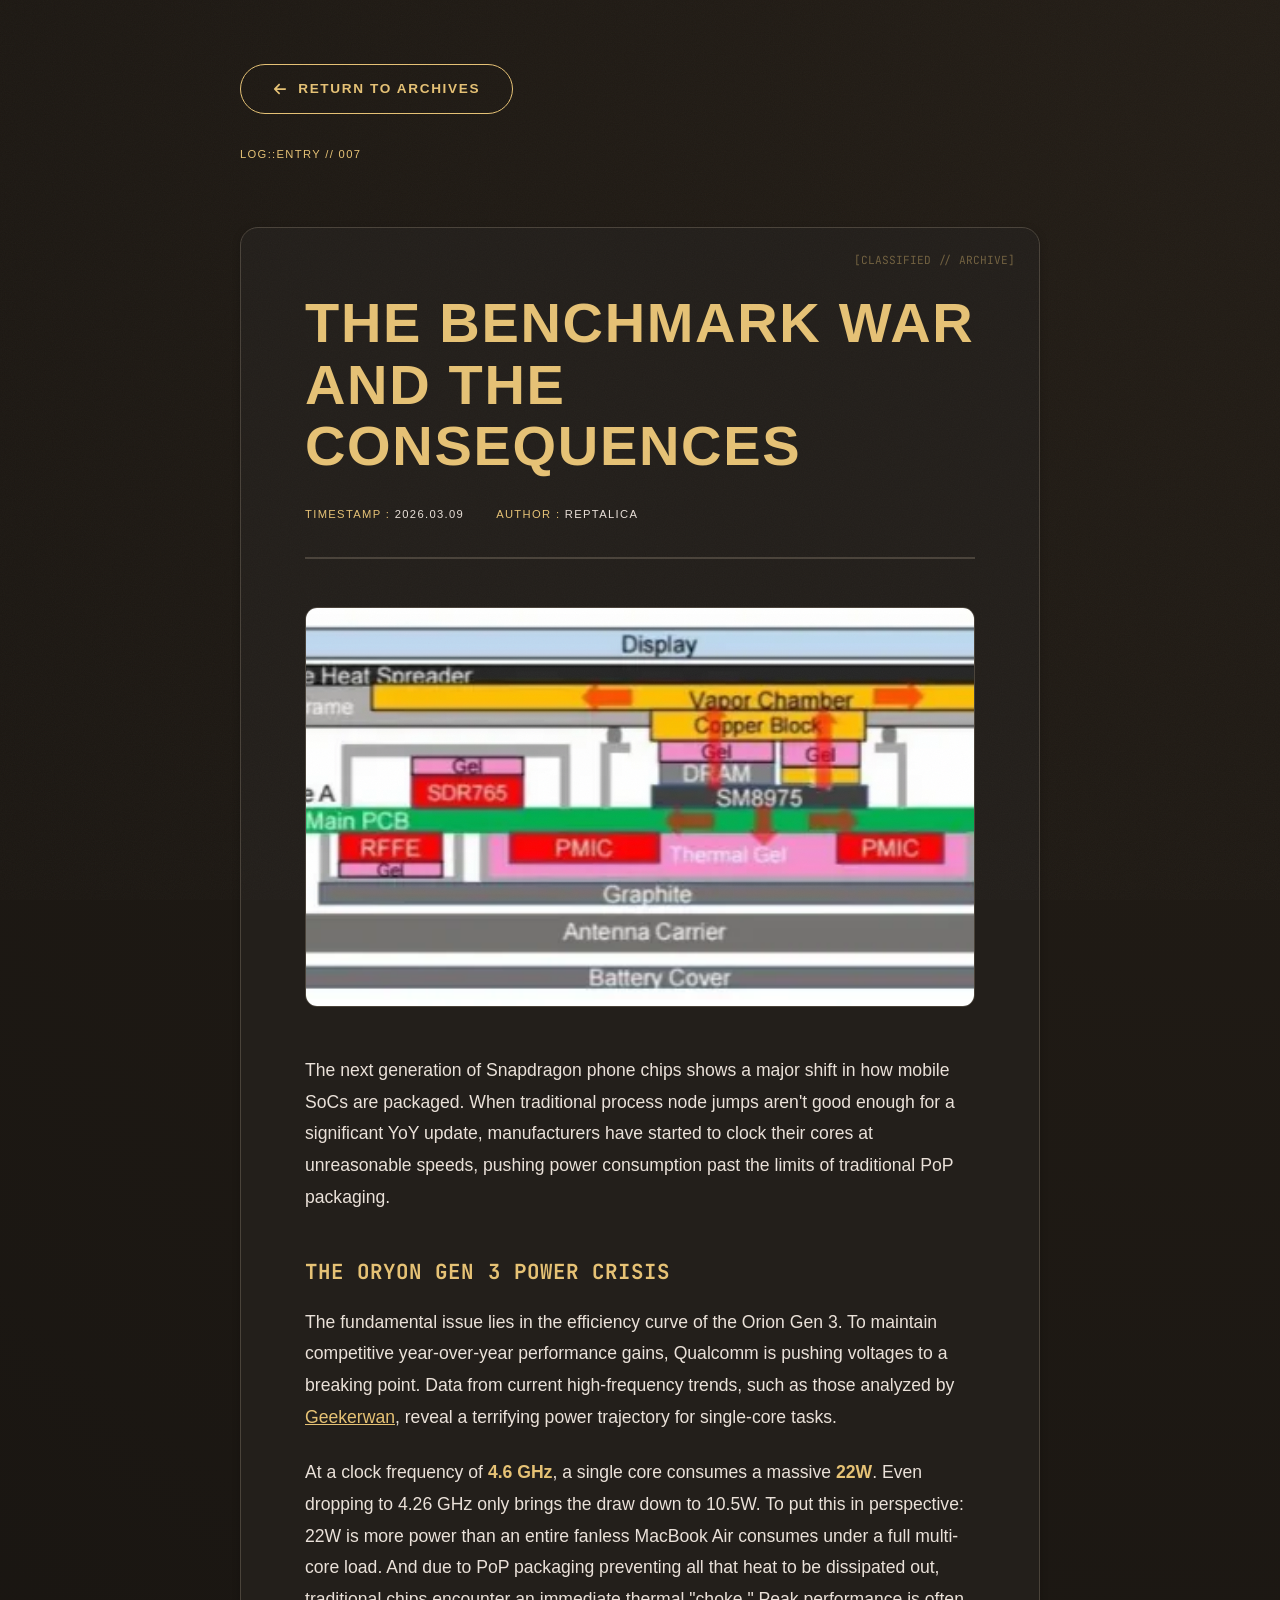
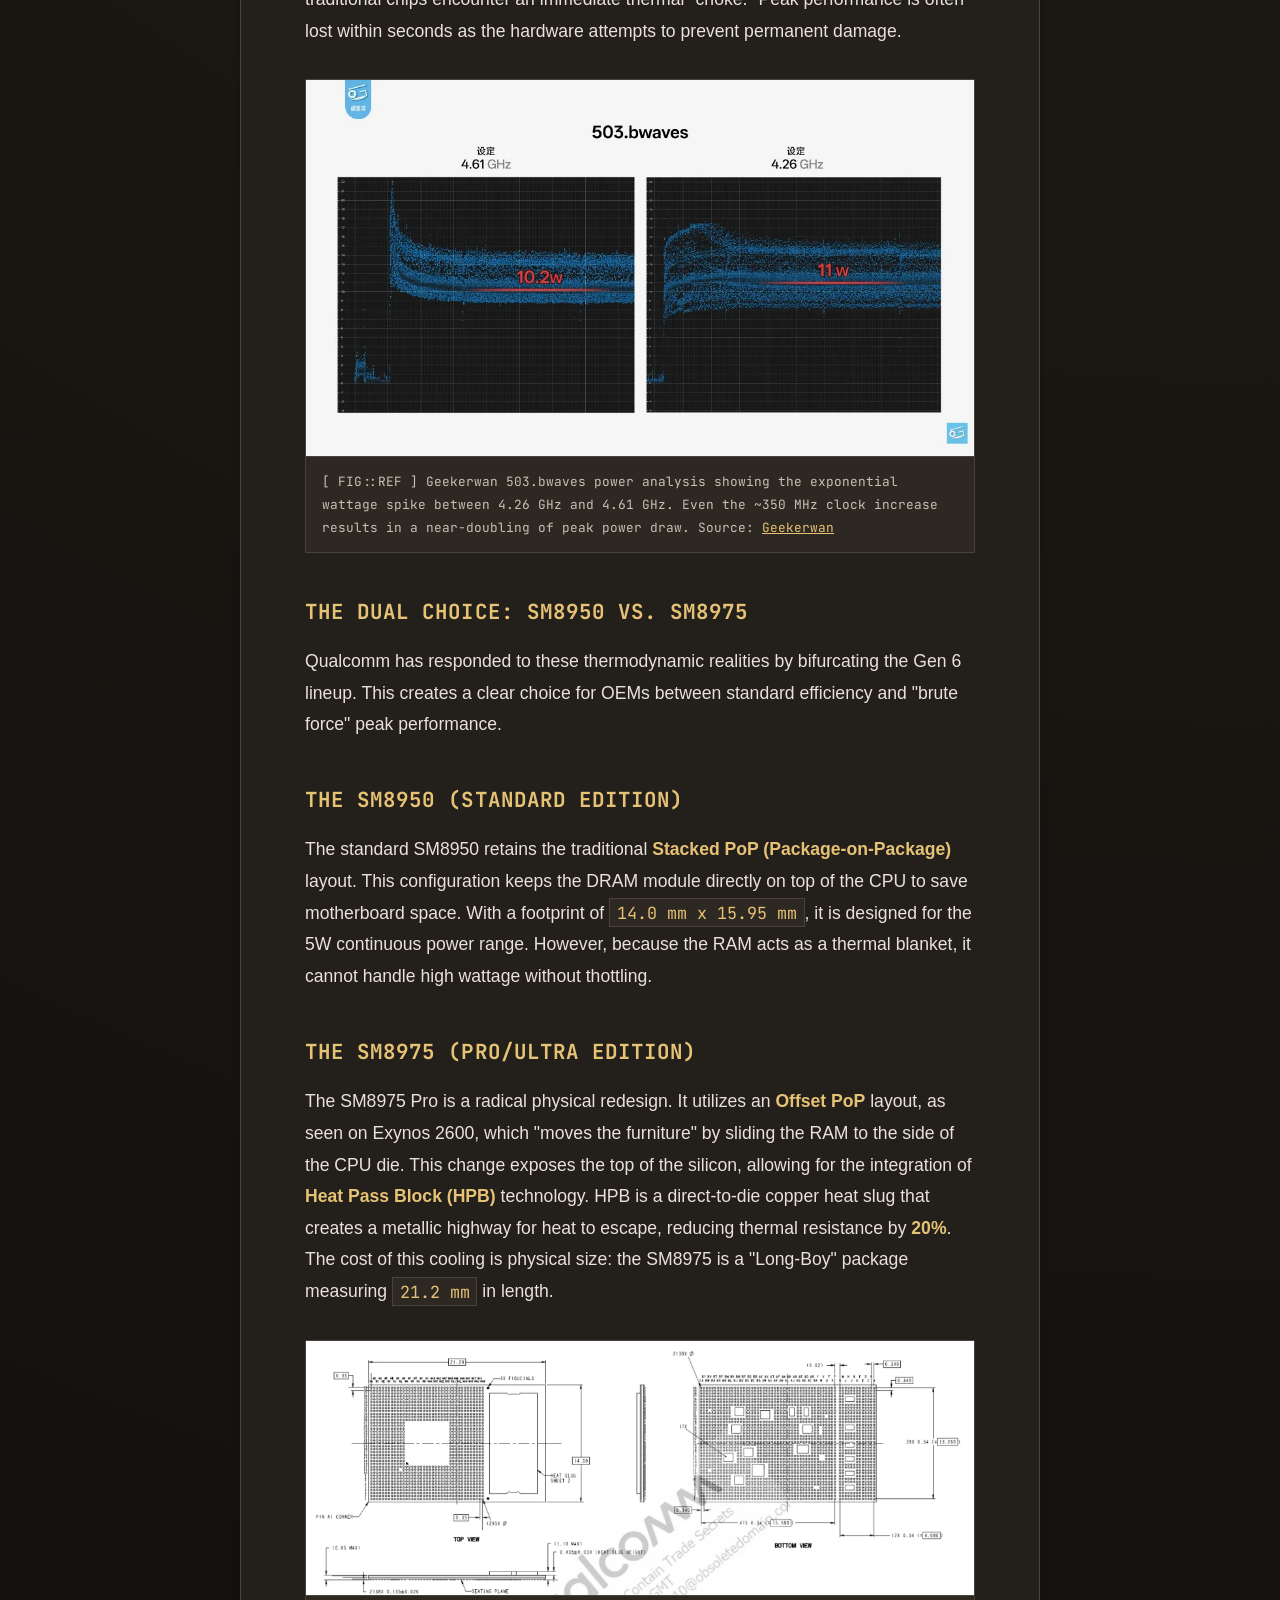
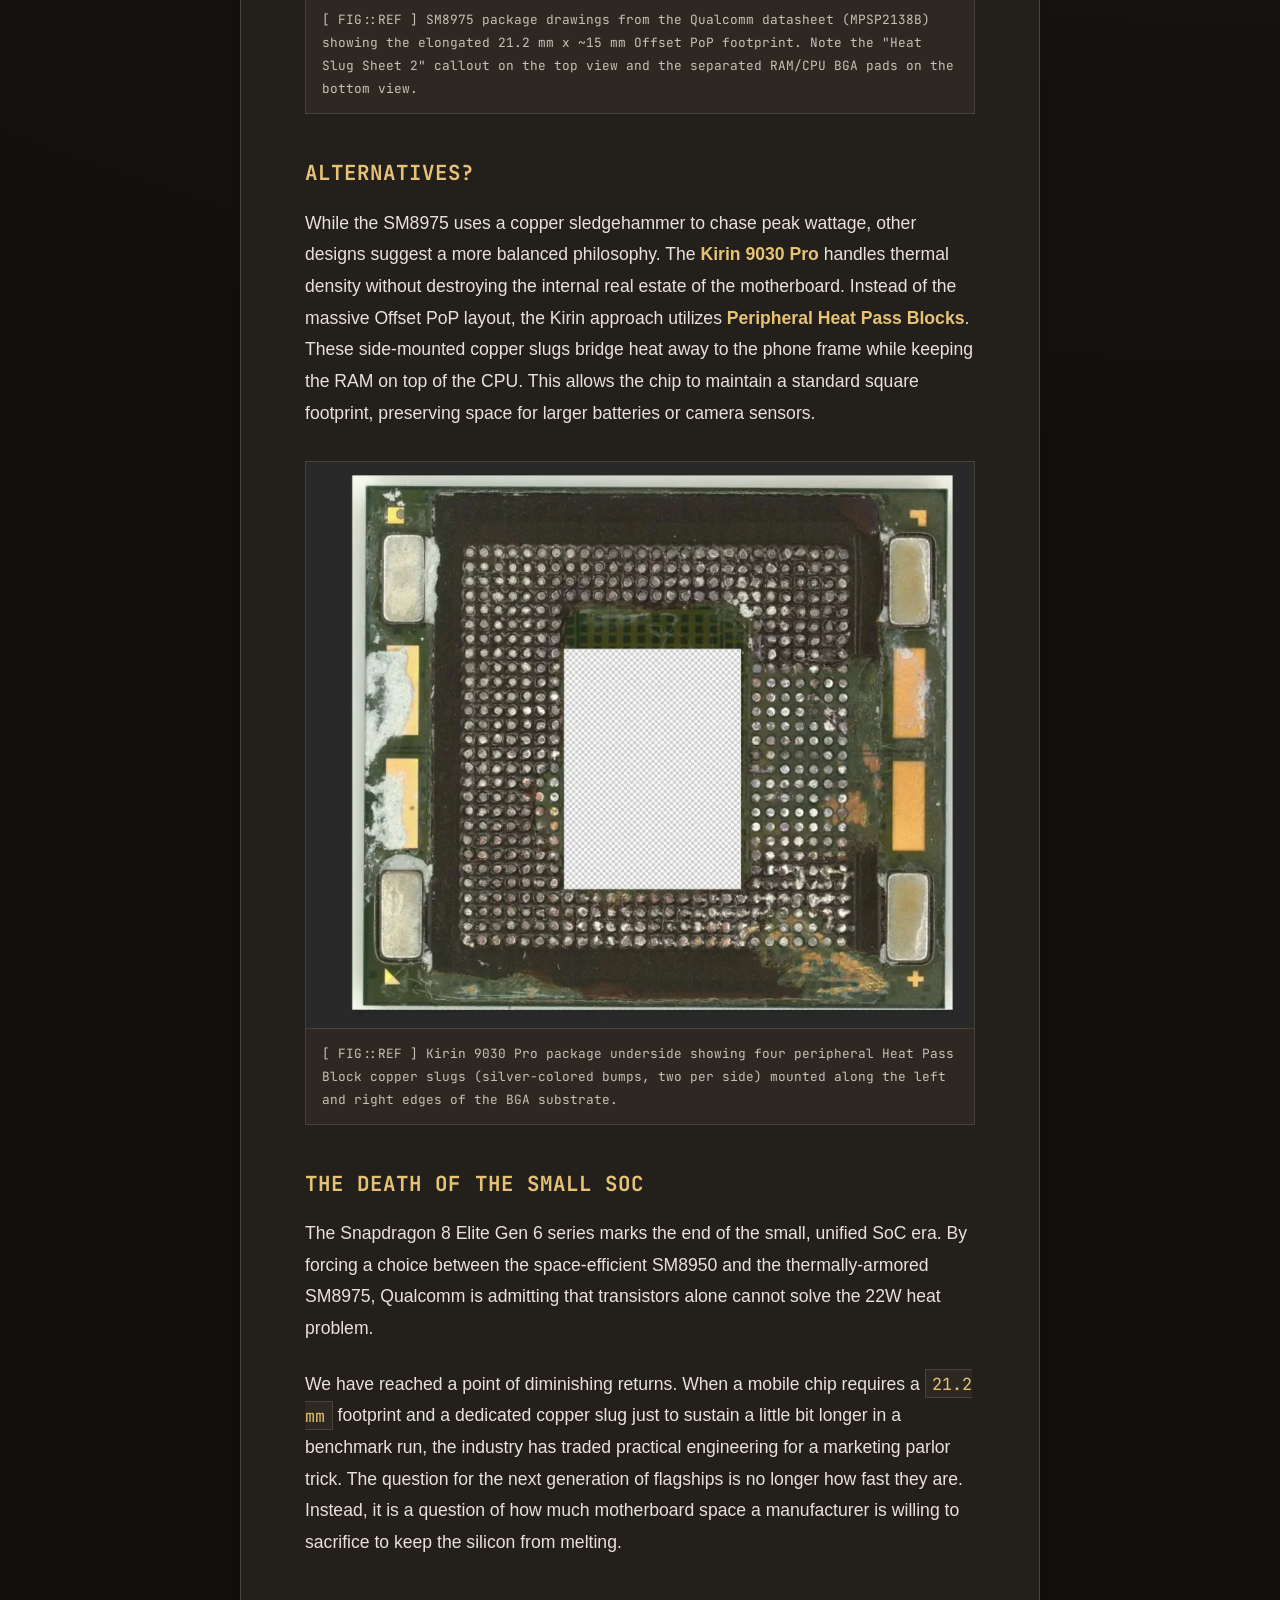
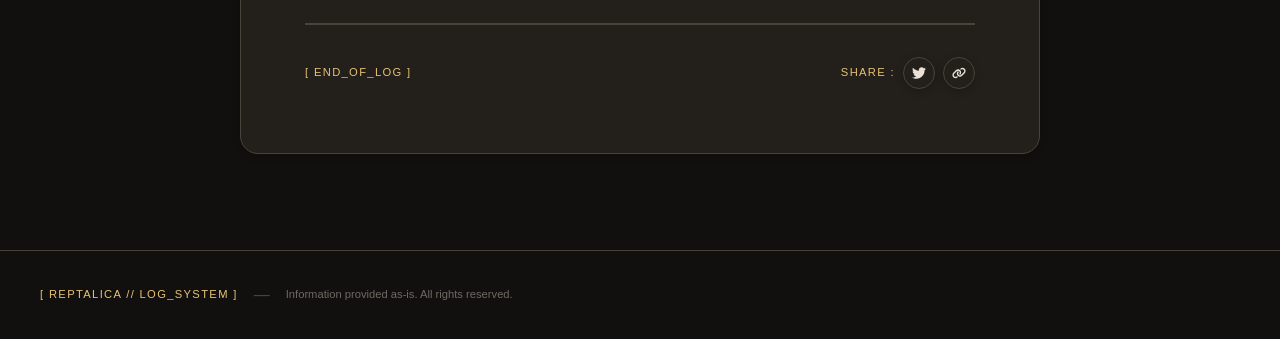
<file: blog/snapdragon-8-elite-gen6.html>
<!DOCTYPE html>
<html lang="en">

<head>
    <meta charset="UTF-8">
    <meta name="viewport" content="width=device-width, initial-scale=1.0">
    <title>The Benchmark War and the Consequences — Reptalica</title>
    <meta name="description"
        content="Some talks about why Qualcomm decided to use Heat Pass Block in their next flagship chipset">

    <!-- Open Graph -->
    <meta property="og:title" content="The Benchmark War and the Consequences - Reptalica">
    <meta property="og:description"
        content="Some talks about why Qualcomm decided to use Heat Pass Block in their next flagship chipset">
    <meta property="og:image" content="https://reptalica.netlify.app/blog/sm8975-thermal-stack.png">
    <meta property="og:url" content="https://reptalica.netlify.app/blog/snapdragon-8-elite-gen6.html">
    <meta property="og:type" content="article">
    <meta name="twitter:card" content="summary_large_image">
    <meta name="twitter:title" content="The Benchmark War and the Consequences - Reptalica">
    <meta name="twitter:description"
        content="Some talks about why Qualcomm decided to use Heat Pass Block in their next flagship chipset">
    <meta name="twitter:image" content="https://reptalica.netlify.app/blog/sm8975-thermal-stack.png">

    <link rel="canonical" href="https://reptalica.netlify.app/blog/snapdragon-8-elite-gen6.html">
    <link rel="alternate" type="application/rss+xml" title="Reptalica Blog" href="../feed.xml">
    <link rel="icon" type="image/png" href="../assets/favicon.png">

    <!-- Fonts (non-render-blocking) -->
    <link rel="preconnect" href="https://fonts.googleapis.com">
    <link rel="preconnect" href="https://fonts.gstatic.com" crossorigin>
    <link rel="preload" as="style"
        href="https://fonts.googleapis.com/css2?family=Google+Sans:wght@400;500;700&family=JetBrains+Mono:wght@400;500;700&display=swap">
    <link
        href="https://fonts.googleapis.com/css2?family=Google+Sans:wght@400;500;700&family=JetBrains+Mono:wght@400;500;700&display=swap"
        rel="stylesheet" media="print" onload="this.media='all'">
    <link href="https://fonts.googleapis.com/icon?family=Material+Icons+Round" rel="stylesheet">

    <link rel="stylesheet" href="../style.css">

    <style>
        .post {
            max-width: 800px;
            margin: 0 auto;
            background: var(--md-sys-color-surface-container);
            border: 1px solid var(--md-sys-color-outline-variant);
            border-radius: var(--shape-corner-xl);
            box-shadow: 0 2px 8px rgba(0, 0, 0, 0.2);
            padding: 4rem;
            position: relative;
        }

        .post::before {
            content: '[CLASSIFIED // ARCHIVE]';
            position: absolute;
            top: 1.5rem;
            right: 1.5rem;
            font-family: var(--font-family-mono);
            font-size: 0.7rem;
            color: var(--md-sys-color-primary);
            opacity: 0.4;
        }

        .post__header {
            margin-bottom: 3rem;
            border-bottom: 2px solid var(--md-sys-color-outline-variant);
            padding-bottom: 2rem;
        }

        .post__title {
            font-family: var(--font-family-base);
            font-size: clamp(2.5rem, 6vw, 3.5rem);
            font-weight: 700;
            color: var(--md-sys-color-primary);
            letter-spacing: 0.03em;
            line-height: 1.1;
            margin-bottom: 1.5rem;
            text-transform: uppercase;
        }

        .post__meta {
            display: flex;
            gap: 2rem;
            flex-wrap: wrap;
        }

        .post__image {
            width: 100%;
            height: 400px;
            margin-bottom: 3rem;
            border: 1px solid var(--md-sys-color-outline-variant);
            border-radius: var(--shape-corner-m);
            overflow: hidden;
        }

        .post__image img {
            width: 100%;
            height: 100%;
            object-fit: cover;
        }

        .post__content {
            font-family: var(--font-family-base);
            font-size: 1.1rem;
            line-height: 1.8;
            color: var(--md-sys-color-on-surface);
        }

        .post__content p {
            margin-bottom: 1.5rem;
        }

        .post__content h3 {
            font-family: var(--font-family-mono);
            color: var(--md-sys-color-primary);
            font-size: 1.3rem;
            margin: 2.5rem 0 1rem 0;
            text-transform: uppercase;
            letter-spacing: 0.05em;
        }

        .post__content blockquote {
            border-left: 3px solid var(--md-sys-color-primary);
            padding: 1rem 2rem;
            background: rgba(230, 194, 117, 0.1);
            font-style: italic;
            margin: 2rem 0;
            clip-path: var(--shape-corner-m);
        }

        .post__content ul {
            margin: 1rem 0 1.5rem 1.5rem;
            list-style: none;
        }

        .post__content ul li {
            margin-bottom: 1rem;
            padding-left: 1rem;
            position: relative;
        }

        .post__content ul li::before {
            content: '>';
            position: absolute;
            left: -0.5rem;
            color: var(--md-sys-color-primary);
            font-family: var(--font-family-mono);
            font-weight: 700;
        }

        .post__content .content-image {
            width: 100%;
            margin: 2rem 0;
            border: 1px solid var(--md-sys-color-outline-variant);
            clip-path: var(--shape-corner-m);
            overflow: hidden;
        }

        .post__content .content-image img {
            width: 100%;
            height: auto;
            display: block;
        }

        .post__content .content-image figcaption {
            font-family: var(--font-family-mono);
            font-size: 0.8rem;
            color: var(--md-sys-color-on-surface-variant);
            padding: 0.8rem 1rem;
            background: var(--md-sys-color-surface-container-high);
            border-top: 1px solid var(--md-sys-color-outline-variant);
        }

        .post__content strong {
            color: var(--md-sys-color-primary);
        }

        .post__content code {
            font-family: var(--font-family-mono);
            font-size: 0.95em;
            background: var(--md-sys-color-surface-container-high);
            padding: 0.15em 0.4em;
            border: 1px solid var(--md-sys-color-outline-variant);
            color: var(--md-sys-color-primary);
        }

        .post__content .spec-table {
            width: 100%;
            border-collapse: collapse;
            margin: 2rem 0;
            font-family: var(--font-family-mono);
            font-size: 0.9rem;
        }

        .post__content .spec-table th,
        .post__content .spec-table td {
            padding: 0.8rem 1rem;
            border: 1px solid var(--md-sys-color-outline-variant);
            text-align: left;
        }

        .post__content .spec-table th {
            background: rgba(230, 194, 117, 0.1);
            color: var(--md-sys-color-primary);
            text-transform: uppercase;
            font-size: 0.8rem;
            letter-spacing: 0.05em;
        }

        .post__content .spec-table td {
            background: var(--md-sys-color-surface-container-high);
        }

        .post__content .spec-table tr:hover td {
            background: rgba(230, 194, 117, 0.1);
        }

        .post__footer {
            margin-top: 4rem;
            padding-top: 2rem;
            border-top: 2px solid var(--md-sys-color-outline-variant);
        }

        @media (max-width: 768px) {
            .post {
                padding: 2rem;
                clip-path: none;
                border-left: none;
                border-right: none;
            }

            .post__content .spec-table {
                display: block;
                overflow-x: auto;
                -webkit-overflow-scrolling: touch;
            }
        }
    </style>
</head>

<body>
    <!-- Noise grain overlay -->
    <div class="noise-overlay" aria-hidden="true"></div>

    <section class="section" style="padding-top: 4rem; min-height: 100vh;">
        <div class="section__header" style="max-width: 800px; margin: 0 auto 4rem auto;">
            <a href="../blog.html" class="btn btn--primary" style="margin-bottom: 2rem; display: inline-flex;">
                <svg width="14" height="14" viewBox="0 0 448 512" fill="currentColor" style="vertical-align:middle">
                    <path
                        d="M9.4 233.4c-12.5 12.5-12.5 32.8 0 45.3l160 160c12.5 12.5 32.8 12.5 45.3 0s12.5-32.8 0-45.3L109.2 288 416 288c17.7 0 32-14.3 32-32s-14.3-32-32-32l-306.7 0L214.6 118.6c12.5-12.5 12.5-32.8 0-45.3s-32.8-12.5-45.3 0l-160 160z" />
                </svg> RETURN TO ARCHIVES
            </a>
            <span class="label-mono section__tag">LOG::ENTRY // 007</span>
        </div>

        <article class="post">
            <header class="post__header">
                <h1 class="post__title">The Benchmark War and the Consequences </h1>
                <div class="post__meta">
                    <div class="meta-item">
                        <span class="label-mono">TIMESTAMP :</span>
                        <span class="label-mono" style="color: var(--md-sys-color-on-surface);">2026.03.09</span>
                    </div>
                    <div class="meta-item">
                        <span class="label-mono">AUTHOR :</span>
                        <span class="label-mono" style="color: var(--md-sys-color-on-surface);">REPTALICA</span>
                    </div>
                </div>
            </header>

            <div class="post__image" id="post-hero-image">
                <img src="sm8975-thermal-stack.webp"
                    alt="SM8975 thermal stack cross-section showing copper block, vapor chamber, and offset DRAM layout"
                    loading="lazy">
            </div>

            <div class="post__content">
                <p>The next generation of Snapdragon phone chips shows a major shift in how mobile SoCs are packaged.
                    When traditional process node jumps aren't good enough for a significant YoY update, manufacturers
                    have started to clock their cores at unreasonable speeds, pushing power consumption past the limits
                    of traditional PoP packaging.</p>

                <h3>The Oryon Gen 3 Power Crisis</h3>

                <p>The fundamental issue lies in the efficiency curve of the Orion Gen 3. To maintain competitive
                    year-over-year performance gains, Qualcomm is pushing voltages to a breaking point. Data from
                    current high-frequency trends, such as those analyzed by <a
                        href="https://www.youtube.com/@Geekerwan" target="_blank" rel="noopener"
                        style="color: var(--md-sys-color-primary);">Geekerwan</a>, reveal a terrifying power trajectory for
                    single-core tasks.</p>

                <p>At a clock frequency of <strong>4.6 GHz</strong>, a single core consumes a massive
                    <strong>22W</strong>. Even dropping to 4.26 GHz only brings the draw down to 10.5W. To put this in
                    perspective: 22W is more power than an entire fanless MacBook Air consumes under a full multi-core
                    load. And due to PoP packaging preventing all that heat to be dissipated out, traditional
                    chips encounter an immediate thermal "choke." Peak performance is often lost within seconds as the
                    hardware attempts to prevent permanent damage.
                </p>

                <figure class="content-image">
                    <img src="geekerwan-power-curve.webp"
                        alt="Geekerwan power curve showing the exponential wattage spike between 4.26GHz and 4.61GHz"
                        loading="lazy">
                    <figcaption>[ FIG::REF ] Geekerwan 503.bwaves power analysis showing the exponential wattage spike
                        between 4.26 GHz and 4.61 GHz. Even the ~350 MHz clock increase results in a near-doubling of
                        peak
                        power draw. Source: <a href="https://www.youtube.com/@Geekerwan" target="_blank" rel="noopener"
                            style="color: var(--md-sys-color-primary);">Geekerwan</a></figcaption>
                </figure>

                <h3>The Dual Choice: SM8950 vs. SM8975</h3>

                <p>Qualcomm has responded to these thermodynamic realities by bifurcating the Gen 6 lineup. This creates
                    a clear choice for OEMs between standard efficiency and "brute force" peak performance.</p>

                <h3>The SM8950 (Standard Edition)</h3>

                <p>The standard SM8950 retains the traditional <strong>Stacked PoP (Package-on-Package)</strong> layout.
                    This configuration keeps the DRAM module directly on top of the CPU to save motherboard space. With
                    a footprint of <code>14.0 mm x 15.95 mm</code>, it is designed for the 5W continuous power range.
                    However, because the RAM acts as a thermal blanket, it cannot handle high wattage without thottling.
                </p>
                <h3>The SM8975 (Pro/Ultra Edition)</h3>

                <p>The SM8975 Pro is a radical physical redesign. It utilizes an <strong>Offset PoP</strong> layout, as
                    seen on Exynos 2600,
                    which "moves the furniture" by sliding the RAM to the side of the CPU die. This change exposes the
                    top of the silicon, allowing for the integration of <strong>Heat Pass Block (HPB)</strong>
                    technology. HPB is a direct-to-die copper heat slug that creates a metallic highway for heat to
                    escape, reducing thermal resistance by <strong>20%</strong>. The cost of this cooling is physical
                    size: the SM8975 is a "Long-Boy" package measuring <code>21.2 mm</code> in length.</p>

                <figure class="content-image">
                    <img src="sm8975-datasheet.webp"
                        alt="SM8975 datasheet showing the 21.2mm MPSP2138B package dimensions compared to the standard 14.0mm footprint"
                        loading="lazy">
                    <figcaption>[ FIG::REF ] SM8975 package drawings from the Qualcomm datasheet (MPSP2138B) showing the
                        elongated 21.2 mm x ~15 mm Offset PoP footprint. Note the "Heat Slug Sheet 2" callout on the top
                        view and the separated RAM/CPU BGA pads on the bottom view.</figcaption>
                </figure>



                <h3>Alternatives?</h3>

                <p>While the SM8975 uses a copper sledgehammer to chase peak wattage, other designs suggest a more
                    balanced philosophy. The <strong>Kirin 9030 Pro</strong> handles thermal density without destroying
                    the internal real estate of the motherboard. Instead of the massive Offset PoP layout, the Kirin
                    approach utilizes <strong>Peripheral Heat Pass Blocks</strong>. These side-mounted copper slugs
                    bridge heat away to the phone frame while keeping the RAM on top of the CPU. This allows the chip to
                    maintain a standard square footprint, preserving space for larger batteries or camera sensors.</p>

                <figure class="content-image">
                    <img src="kirin-9030-pro-package.webp"
                        alt="Kirin 9030 Pro package showing the metallic slugs on the left and right sides"
                        loading="lazy">
                    <figcaption>[ FIG::REF ] Kirin 9030 Pro package underside showing four peripheral Heat Pass Block
                        copper slugs (silver-colored bumps, two per side) mounted along the left and right edges of the
                        BGA substrate.</figcaption>
                </figure>

                <h3>The Death of the Small SoC</h3>

                <p>The Snapdragon 8 Elite Gen 6 series marks the end of the small, unified SoC era. By forcing a choice
                    between the space-efficient SM8950 and the thermally-armored SM8975, Qualcomm is admitting that
                    transistors alone cannot solve the 22W heat problem.</p>

                <p>We have reached a point of diminishing returns. When a mobile chip requires a <code>21.2 mm</code>
                    footprint and a dedicated copper slug just to sustain a little bit longer in a benchmark run, the
                    industry has
                    traded practical engineering for a marketing parlor trick. The question for the next generation of
                    flagships is no longer how fast they are. Instead, it is a question of how much motherboard space a
                    manufacturer is willing to sacrifice to keep the silicon from melting.</p>
            </div>

            <footer class="post__footer">
                <div style="display: flex; justify-content: space-between; align-items: center;">
                    <span class="label-mono">[ END_OF_LOG ]</span>
                    <div class="social-row" style="gap: 0.5rem;">
                        <span class="label-mono" style="align-self: center;">SHARE :</span>
                        <a href="#" id="share-twitter" class="social-btn"
                            style="padding: 0.5rem; font-size: 0.9rem;"><svg width="14" height="14"
                                viewBox="0 0 512 512" fill="currentColor">
                                <path
                                    d="M459.4 151.7c.3 4.5 .3 9.1 .3 13.6 0 138.7-105.6 298.6-298.6 298.6-59.5 0-114.7-17.2-161.1-47.1 8.4 1 16.6 1.3 25.3 1.3 49.1 0 94.2-16.6 130.3-44.8-46.1-1-84.8-31.2-98.1-72.8 6.5 1 13 1.6 19.8 1.6 9.4 0 18.8-1.3 27.6-3.6-48.1-9.7-84.1-52-84.1-103v-1.3c14 7.8 30.2 12.7 47.4 13.3-28.3-18.8-46.8-51-46.8-87.4 0-19.5 5.2-37.4 14.3-53 51.7 63.7 129.3 105.3 216.4 109.8-1.6-7.8-2.6-15.9-2.6-24 0-57.8 46.8-104.9 104.9-104.9 30.2 0 57.5 12.7 76.7 33.1 23.7-4.5 46.5-13.3 66.6-25.3-7.8 24.4-24.4 44.8-46.1 57.8 21.1-2.3 41.6-8.1 60.4-16.2-14.3 20.8-32.2 39.3-52.6 54.3z" />
                            </svg></a>
                        <a href="#" id="share-link" class="social-btn" style="padding: 0.5rem; font-size: 0.9rem;"><svg
                                width="14" height="14" viewBox="0 0 640 512" fill="currentColor">
                                <path
                                    d="M579.8 267.7c56.5-56.5 56.5-148 0-204.5c-50-50-128.8-56.5-186.3-15.4l-1.6 1.1c-14.4 10.3-17.7 30.3-7.4 44.6s30.3 17.7 44.6 7.4l1.6-1.1c32.1-22.9 76-19.3 103.8 8.6c31.5 31.5 31.5 82.5 0 114L422.3 334.8c-31.5 31.5-82.5 31.5-114 0c-27.9-27.9-31.5-71.8-8.6-103.8l1.1-1.6c10.3-14.4 6.9-34.4-7.4-44.6s-34.4-6.9-44.6 7.4l-1.1 1.6C206.5 251.2 213 330 263 380c56.5 56.5 148 56.5 204.5 0L579.8 267.7zM60.2 244.3c-56.5 56.5-56.5 148 0 204.5c50 50 128.8 56.5 186.3 15.4l1.6-1.1c14.4-10.3 17.7-30.3 7.4-44.6s-30.3-17.7-44.6-7.4l-1.6 1.1c-32.1 22.9-76 19.3-103.8-8.6C74 372.1 74 321.1 105.5 289.5L217.7 177.2c31.5-31.5 82.5-31.5 114 0c27.9 27.9 31.5 71.8 8.6 103.9l-1.1 1.6c-10.3 14.4-6.9 34.4 7.4 44.6s34.4 6.9 44.6-7.4l1.1 1.6C433.5 260.8 427 182 377 132c-56.5-56.5-148-56.5-204.5 0L60.2 244.3z" />
                            </svg></a>
                    </div>
                </div>
            </footer>
        </article>
    </section>

    <footer class="footer">
        <div class="footer__inner">
            <span class="label-mono">[ REPTALICA // LOG_SYSTEM ]</span>
            <span class="footer__sep" aria-hidden="true">&mdash;</span>
            <span class="footer__disclaimer">Information provided as-is. All rights reserved.</span>
        </div>
    </footer>

    <script src="../script.js"></script>
</body>

</html>
</file>
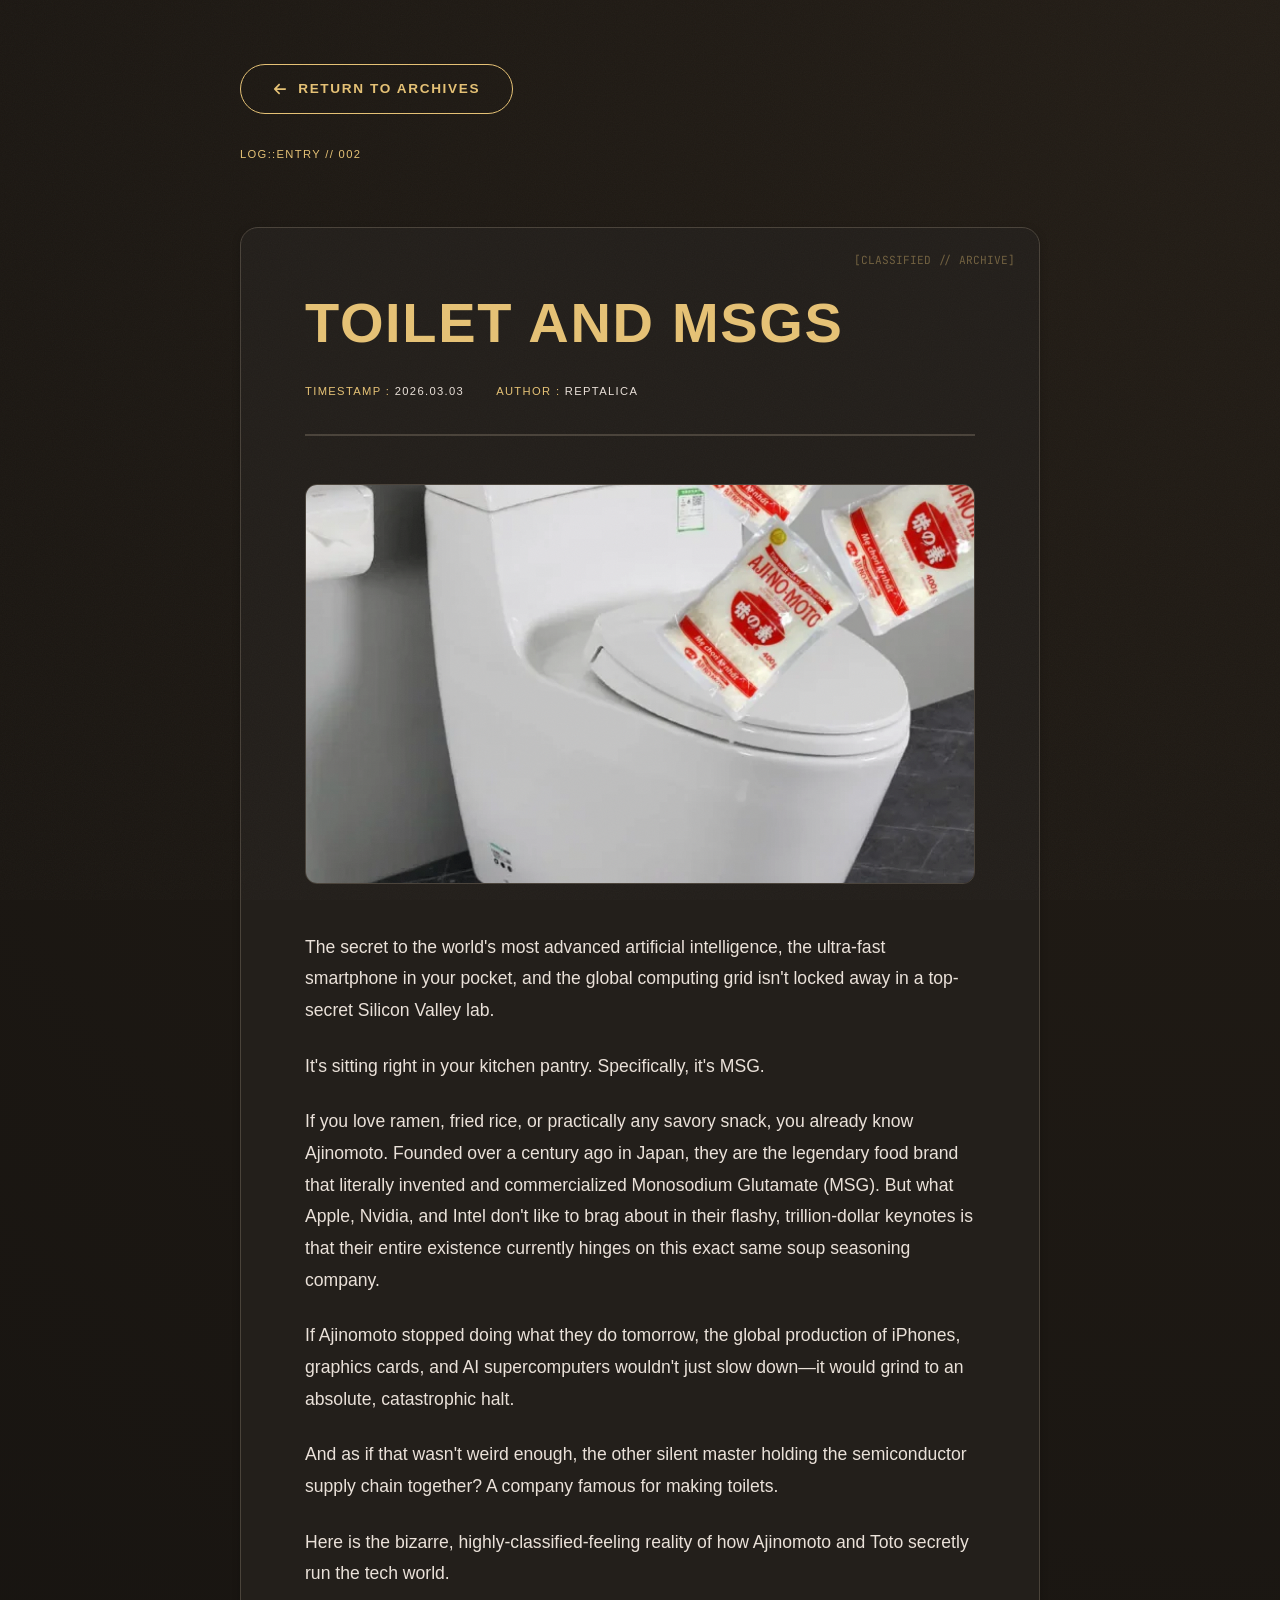
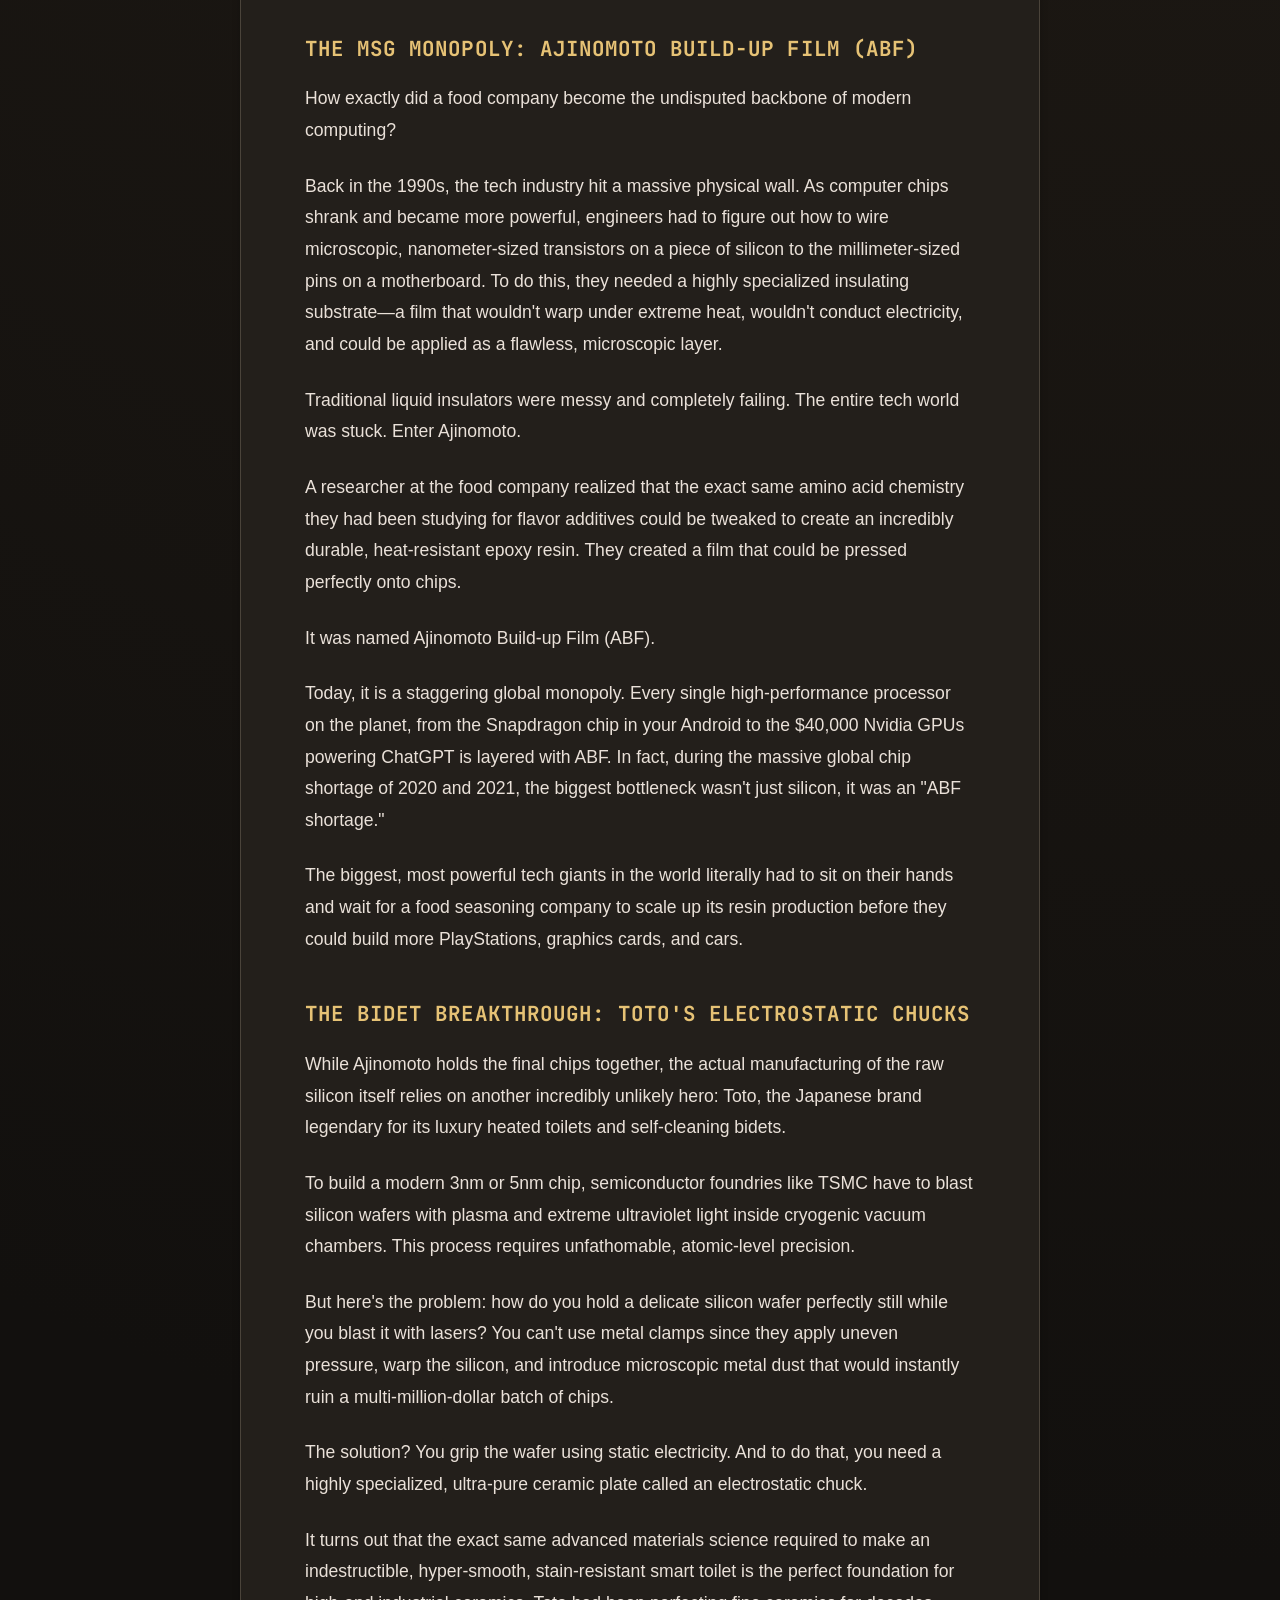
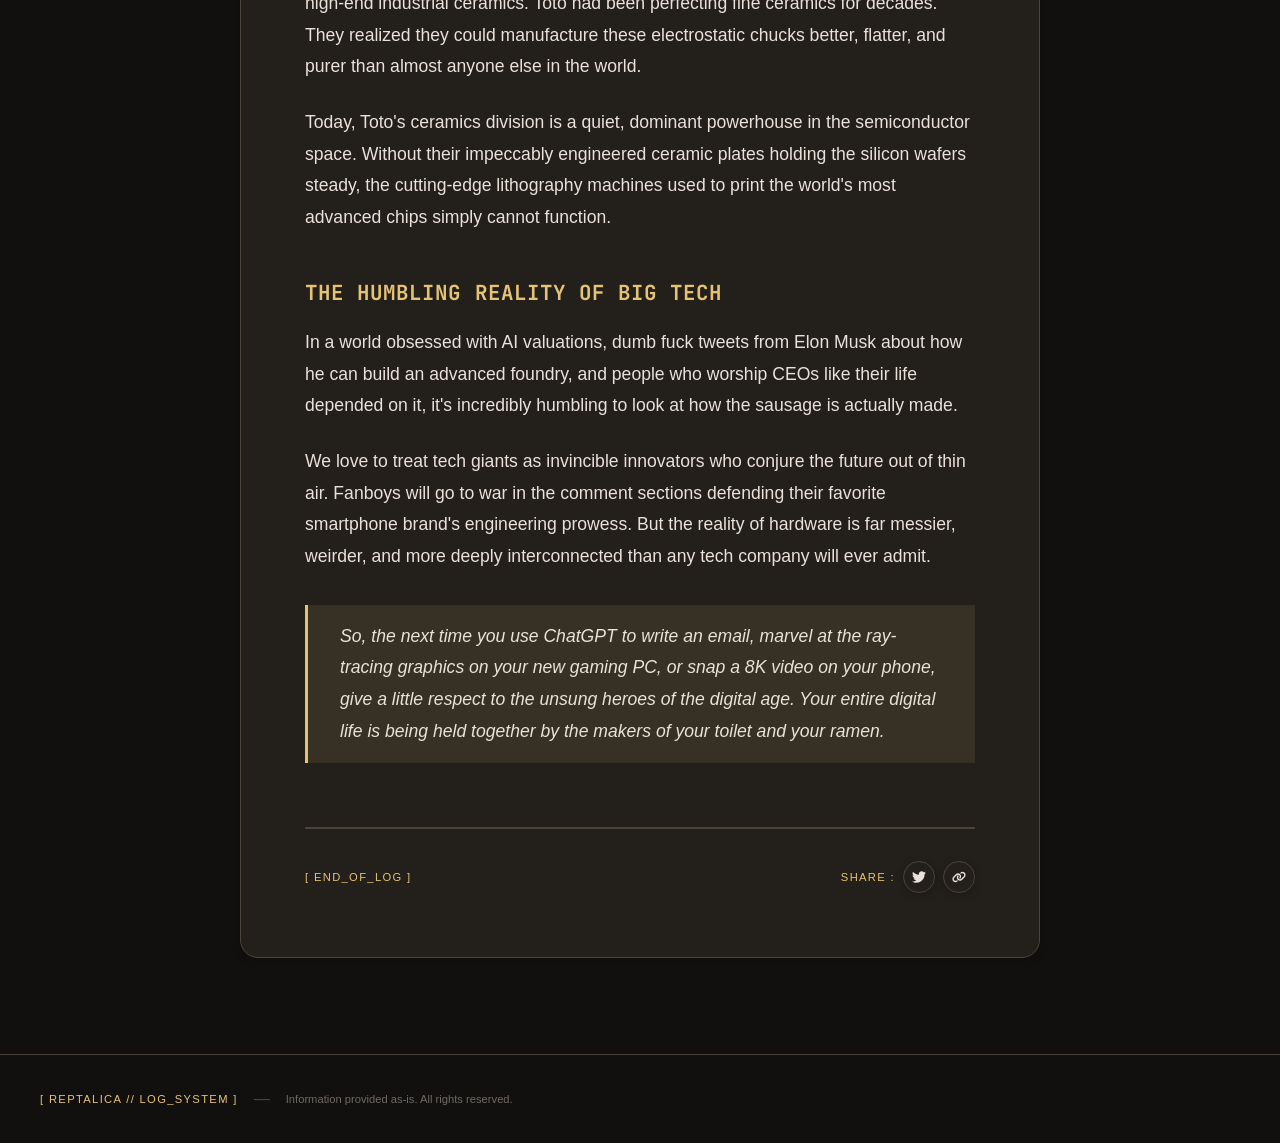
<file: blog/toilet-and-msgs.html>
<!DOCTYPE html>
<html lang="en">

<head>
    <meta charset="UTF-8">
    <meta name="viewport" content="width=device-width, initial-scale=1.0">
    <title>Toilet and MSGs — Reptalica</title>
    <meta name="description"
        content="How a soup seasoning company and a toilet manufacturer secretly hold the semiconductor industry together.">

    <!-- Open Graph -->
    <meta property="og:title" content="Toilet and MSGs - Reptalica">
    <meta property="og:description"
        content="The secret to the world's most advanced artificial intelligence isn't locked away in a top-secret Silicon Valley lab. It's sitting right in your kitchen pantry.">
    <meta property="og:image" content="https://reptalica.netlify.app/assets/optimized/toilet-and-msgs.png">
    <meta property="og:url" content="https://reptalica.netlify.app/blog/toilet-and-msgs.html">
    <meta property="og:type" content="article">
    <meta name="twitter:card" content="summary_large_image">
    <meta name="twitter:title" content="Toilet and MSGs - Reptalica">
    <meta name="twitter:description"
        content="The secret to the world's most advanced artificial intelligence isn't locked away in a top-secret Silicon Valley lab. It's sitting right in your kitchen pantry.">
    <meta name="twitter:image" content="https://reptalica.netlify.app/assets/optimized/toilet-and-msgs.png">

    <link rel="canonical" href="https://reptalica.netlify.app/blog/toilet-and-msgs.html">
    <link rel="alternate" type="application/rss+xml" title="Reptalica Blog" href="../feed.xml">
    <link rel="icon" type="image/png" href="../assets/favicon.png">

    <!-- Fonts (non-render-blocking) -->
    <link rel="preconnect" href="https://fonts.googleapis.com">
    <link rel="preconnect" href="https://fonts.gstatic.com" crossorigin>
    <link rel="preload" as="style"
        href="https://fonts.googleapis.com/css2?family=Google+Sans:wght@400;500;700&family=JetBrains+Mono:wght@400;500;700&display=swap">
    <link
        href="https://fonts.googleapis.com/css2?family=Google+Sans:wght@400;500;700&family=JetBrains+Mono:wght@400;500;700&display=swap"
        rel="stylesheet" media="print" onload="this.media='all'">
    <link href="https://fonts.googleapis.com/icon?family=Material+Icons+Round" rel="stylesheet">

    <link rel="stylesheet" href="../style.css">

    <style>
        .post {
            max-width: 800px;
            margin: 0 auto;
            background: var(--md-sys-color-surface-container);
            border: 1px solid var(--md-sys-color-outline-variant);
            border-radius: var(--shape-corner-xl);
            box-shadow: 0 2px 8px rgba(0, 0, 0, 0.2);
            padding: 4rem;
            position: relative;
        }

        .post::before {
            content: '[CLASSIFIED // ARCHIVE]';
            position: absolute;
            top: 1.5rem;
            right: 1.5rem;
            font-family: var(--font-family-mono);
            font-size: 0.7rem;
            color: var(--md-sys-color-primary);
            opacity: 0.4;
        }

        .post__header {
            margin-bottom: 3rem;
            border-bottom: 2px solid var(--md-sys-color-outline-variant);
            padding-bottom: 2rem;
        }

        .post__title {
            font-family: var(--font-family-base);
            font-size: clamp(2.5rem, 6vw, 3.5rem);
            font-weight: 700;
            color: var(--md-sys-color-primary);
            letter-spacing: 0.03em;
            line-height: 1.1;
            margin-bottom: 1.5rem;
            text-transform: uppercase;
        }

        .post__meta {
            display: flex;
            gap: 2rem;
            flex-wrap: wrap;
        }

        .post__image {
            width: 100%;
            height: 400px;
            margin-bottom: 3rem;
            border: 1px solid var(--md-sys-color-outline-variant);
            border-radius: var(--shape-corner-m);
            overflow: hidden;
        }

        .post__image img {
            width: 100%;
            height: 100%;
            object-fit: cover;
        }

        .post__content {
            font-family: var(--font-family-base);
            font-size: 1.1rem;
            line-height: 1.8;
            color: var(--md-sys-color-on-surface);
        }

        .post__content p {
            margin-bottom: 1.5rem;
        }

        .post__content h3 {
            font-family: var(--font-family-mono);
            color: var(--md-sys-color-primary);
            font-size: 1.3rem;
            margin: 2.5rem 0 1rem 0;
            text-transform: uppercase;
            letter-spacing: 0.05em;
        }

        .post__content blockquote {
            border-left: 3px solid var(--md-sys-color-primary);
            padding: 1rem 2rem;
            background: rgba(230, 194, 117, 0.1);
            font-style: italic;
            margin: 2rem 0;
            clip-path: var(--shape-corner-m);
        }

        .post__footer {
            margin-top: 4rem;
            padding-top: 2rem;
            border-top: 2px solid var(--md-sys-color-outline-variant);
        }

        @media (max-width: 768px) {
            .post {
                padding: 2rem;
                clip-path: none;
                border-left: none;
                border-right: none;
            }
        }
    </style>
</head>

<body>
    <!-- Noise grain overlay -->
    <div class="noise-overlay" aria-hidden="true"></div>

    <section class="section" style="padding-top: 4rem; min-height: 100vh;">
        <div class="section__header" style="max-width: 800px; margin: 0 auto 4rem auto;">
            <a href="../blog.html" class="btn btn--primary" style="margin-bottom: 2rem; display: inline-flex;">
                <svg width="14" height="14" viewBox="0 0 448 512" fill="currentColor" style="vertical-align:middle">
                    <path
                        d="M9.4 233.4c-12.5 12.5-12.5 32.8 0 45.3l160 160c12.5 12.5 32.8 12.5 45.3 0s12.5-32.8 0-45.3L109.2 288 416 288c17.7 0 32-14.3 32-32s-14.3-32-32-32l-306.7 0L214.6 118.6c12.5-12.5 12.5-32.8 0-45.3s-32.8-12.5-45.3 0l-160 160z" />
                </svg> RETURN TO ARCHIVES
            </a>
            <span class="label-mono section__tag">LOG::ENTRY // 002</span>
        </div>

        <article class="post">
            <header class="post__header">
                <h1 class="post__title">Toilet and MSGs</h1>
                <div class="post__meta">
                    <div class="meta-item">
                        <span class="label-mono">TIMESTAMP :</span>
                        <span class="label-mono" style="color: var(--md-sys-color-on-surface);">2026.03.03</span>
                    </div>
                    <div class="meta-item">
                        <span class="label-mono">AUTHOR :</span>
                        <span class="label-mono" style="color: var(--md-sys-color-on-surface);">REPTALICA</span>
                    </div>
                </div>
            </header>

            <div class="post__image">
                <img src="../assets/optimized/toilet-and-msgs.webp" alt="Toilet and MSGs" loading="lazy">
            </div>

            <div class="post__content">
                <p>
                    The secret to the world's most advanced artificial intelligence, the ultra-fast smartphone in your
                    pocket, and the global computing grid isn't locked away in a top-secret Silicon Valley lab.
                </p>
                <p>
                    It's sitting right in your kitchen pantry. Specifically, it's MSG.
                </p>
                <p>
                    If you love ramen, fried rice, or practically any savory snack, you already know Ajinomoto. Founded
                    over a century ago in Japan, they are the legendary food brand that literally invented and
                    commercialized Monosodium Glutamate (MSG). But what Apple, Nvidia, and Intel don't like to brag
                    about in their flashy, trillion-dollar keynotes is that their entire existence currently hinges on
                    this exact same soup seasoning company.
                </p>
                <p>
                    If Ajinomoto stopped doing what they do tomorrow, the global production of iPhones, graphics cards,
                    and AI supercomputers wouldn't just slow down—it would grind to an absolute, catastrophic halt.
                </p>
                <p>
                    And as if that wasn't weird enough, the other silent master holding the semiconductor supply chain
                    together? A company famous for making toilets.
                </p>
                <p>
                    Here is the bizarre, highly-classified-feeling reality of how Ajinomoto and Toto secretly run the
                    tech world.
                </p>

                <h3>The MSG Monopoly: Ajinomoto Build-up Film (ABF)</h3>
                <p>
                    How exactly did a food company become the undisputed backbone of modern computing?
                </p>
                <p>
                    Back in the 1990s, the tech industry hit a massive physical wall. As computer chips shrank and
                    became more powerful, engineers had to figure out how to wire microscopic, nanometer-sized
                    transistors on a piece of silicon to the millimeter-sized pins on a motherboard. To do this, they
                    needed a highly specialized insulating substrate—a film that wouldn't warp under extreme heat,
                    wouldn't conduct electricity, and could be applied as a flawless, microscopic layer.
                </p>
                <p>
                    Traditional liquid insulators were messy and completely failing. The entire tech world was stuck.
                    Enter Ajinomoto.
                </p>
                <p>
                    A researcher at the food company realized that the exact same amino acid chemistry they had been
                    studying for flavor additives could be tweaked to create an incredibly durable, heat-resistant epoxy
                    resin. They created a film that could be pressed perfectly onto chips.
                </p>
                <p>
                    It was named Ajinomoto Build-up Film (ABF).
                </p>
                <p>
                    Today, it is a staggering global monopoly. Every single high-performance processor on the planet,
                    from the Snapdragon chip in your Android to the $40,000 Nvidia GPUs powering ChatGPT is layered
                    with ABF. In fact, during the massive global chip shortage of 2020 and 2021, the biggest bottleneck
                    wasn't just silicon, it was an "ABF shortage."
                </p>
                <p>
                    The biggest, most powerful tech giants in the world literally had to sit on their hands and wait for
                    a food seasoning company to scale up its resin production before they could build more PlayStations,
                    graphics cards, and cars.
                </p>

                <h3>The Bidet Breakthrough: Toto's Electrostatic Chucks</h3>
                <p>
                    While Ajinomoto holds the final chips together, the actual manufacturing of the raw silicon itself
                    relies on another incredibly unlikely hero: Toto, the Japanese brand legendary for its luxury heated
                    toilets and self-cleaning bidets.
                </p>
                <p>
                    To build a modern 3nm or 5nm chip, semiconductor foundries like TSMC have to blast silicon wafers
                    with plasma and extreme ultraviolet light inside cryogenic vacuum chambers. This process requires
                    unfathomable, atomic-level precision.
                </p>
                <p>
                    But here's the problem: how do you hold a delicate silicon wafer perfectly still while you blast it
                    with lasers? You can't use metal clamps since they apply uneven pressure, warp the silicon, and
                    introduce microscopic metal dust that would instantly ruin a multi-million-dollar batch of chips.
                </p>
                <p>
                    The solution? You grip the wafer using static electricity. And to do that, you need a highly
                    specialized, ultra-pure ceramic plate called an electrostatic chuck.
                </p>
                <p>
                    It turns out that the exact same advanced materials science required to make an indestructible,
                    hyper-smooth, stain-resistant smart toilet is the perfect foundation for high-end industrial
                    ceramics. Toto had been perfecting fine ceramics for decades. They realized they could manufacture
                    these electrostatic chucks better, flatter, and purer than almost anyone else in the world.
                </p>
                <p>
                    Today, Toto's ceramics division is a quiet, dominant powerhouse in the semiconductor space. Without
                    their impeccably engineered ceramic plates holding the silicon wafers steady, the cutting-edge
                    lithography machines used to print the world's most advanced chips simply cannot function.
                </p>

                <h3>The Humbling Reality of Big Tech</h3>
                <p>
                    In a world obsessed with AI valuations, dumb fuck tweets from Elon Musk about how he can build an
                    advanced foundry, and people who worship CEOs like their life depended on it, it's incredibly
                    humbling to look at how the sausage is actually made.
                </p>
                <p>
                    We love to treat tech giants as invincible innovators who conjure the future out of thin air.
                    Fanboys will go to war in the comment sections defending their favorite smartphone brand's
                    engineering prowess. But the reality of hardware is far messier, weirder, and more deeply
                    interconnected than any tech company will ever admit.
                </p>
                <blockquote>
                    So, the next time you use ChatGPT to write an email, marvel at the ray-tracing graphics on your new
                    gaming PC, or snap a 8K video on your phone, give a little respect to the unsung heroes of the
                    digital age. Your entire digital life is being held together by the makers of your toilet and your
                    ramen.
                </blockquote>
            </div>

            <footer class="post__footer">
                <div style="display: flex; justify-content: space-between; align-items: center;">
                    <span class="label-mono">[ END_OF_LOG ]</span>
                    <div class="social-row" style="gap: 0.5rem;">
                        <span class="label-mono" style="align-self: center;">SHARE :</span>
                        <a href="#" id="share-twitter" class="social-btn"
                            style="padding: 0.5rem; font-size: 0.9rem;"><svg width="14" height="14"
                                viewBox="0 0 512 512" fill="currentColor">
                                <path
                                    d="M459.4 151.7c.3 4.5 .3 9.1 .3 13.6 0 138.7-105.6 298.6-298.6 298.6-59.5 0-114.7-17.2-161.1-47.1 8.4 1 16.6 1.3 25.3 1.3 49.1 0 94.2-16.6 130.3-44.8-46.1-1-84.8-31.2-98.1-72.8 6.5 1 13 1.6 19.8 1.6 9.4 0 18.8-1.3 27.6-3.6-48.1-9.7-84.1-52-84.1-103v-1.3c14 7.8 30.2 12.7 47.4 13.3-28.3-18.8-46.8-51-46.8-87.4 0-19.5 5.2-37.4 14.3-53 51.7 63.7 129.3 105.3 216.4 109.8-1.6-7.8-2.6-15.9-2.6-24 0-57.8 46.8-104.9 104.9-104.9 30.2 0 57.5 12.7 76.7 33.1 23.7-4.5 46.5-13.3 66.6-25.3-7.8 24.4-24.4 44.8-46.1 57.8 21.1-2.3 41.6-8.1 60.4-16.2-14.3 20.8-32.2 39.3-52.6 54.3z" />
                            </svg></a>
                        <a href="#" id="share-link" class="social-btn" style="padding: 0.5rem; font-size: 0.9rem;"><svg
                                width="14" height="14" viewBox="0 0 640 512" fill="currentColor">
                                <path
                                    d="M579.8 267.7c56.5-56.5 56.5-148 0-204.5c-50-50-128.8-56.5-186.3-15.4l-1.6 1.1c-14.4 10.3-17.7 30.3-7.4 44.6s30.3 17.7 44.6 7.4l1.6-1.1c32.1-22.9 76-19.3 103.8 8.6c31.5 31.5 31.5 82.5 0 114L422.3 334.8c-31.5 31.5-82.5 31.5-114 0c-27.9-27.9-31.5-71.8-8.6-103.8l1.1-1.6c10.3-14.4 6.9-34.4-7.4-44.6s-34.4-6.9-44.6 7.4l-1.1 1.6C206.5 251.2 213 330 263 380c56.5 56.5 148 56.5 204.5 0L579.8 267.7zM60.2 244.3c-56.5 56.5-56.5 148 0 204.5c50 50 128.8 56.5 186.3 15.4l1.6-1.1c14.4-10.3 17.7-30.3 7.4-44.6s-30.3-17.7-44.6-7.4l-1.6 1.1c-32.1 22.9-76 19.3-103.8-8.6C74 372.1 74 321.1 105.5 289.5L217.7 177.2c31.5-31.5 82.5-31.5 114 0c27.9 27.9 31.5 71.8 8.6 103.9l-1.1 1.6c-10.3 14.4-6.9 34.4 7.4 44.6s34.4 6.9 44.6-7.4l1.1-1.6C433.5 260.8 427 182 377 132c-56.5-56.5-148-56.5-204.5 0L60.2 244.3z" />
                            </svg></a>
                    </div>
                </div>
            </footer>
        </article>
    </section>

    <footer class="footer">
        <div class="footer__inner">
            <span class="label-mono">[ REPTALICA // LOG_SYSTEM ]</span>
            <span class="footer__sep" aria-hidden="true">—</span>
            <span class="footer__disclaimer">Information provided as-is. All rights reserved.</span>
        </div>
    </footer>

    <script src="../script.js"></script>
</body>

</html>
</file>
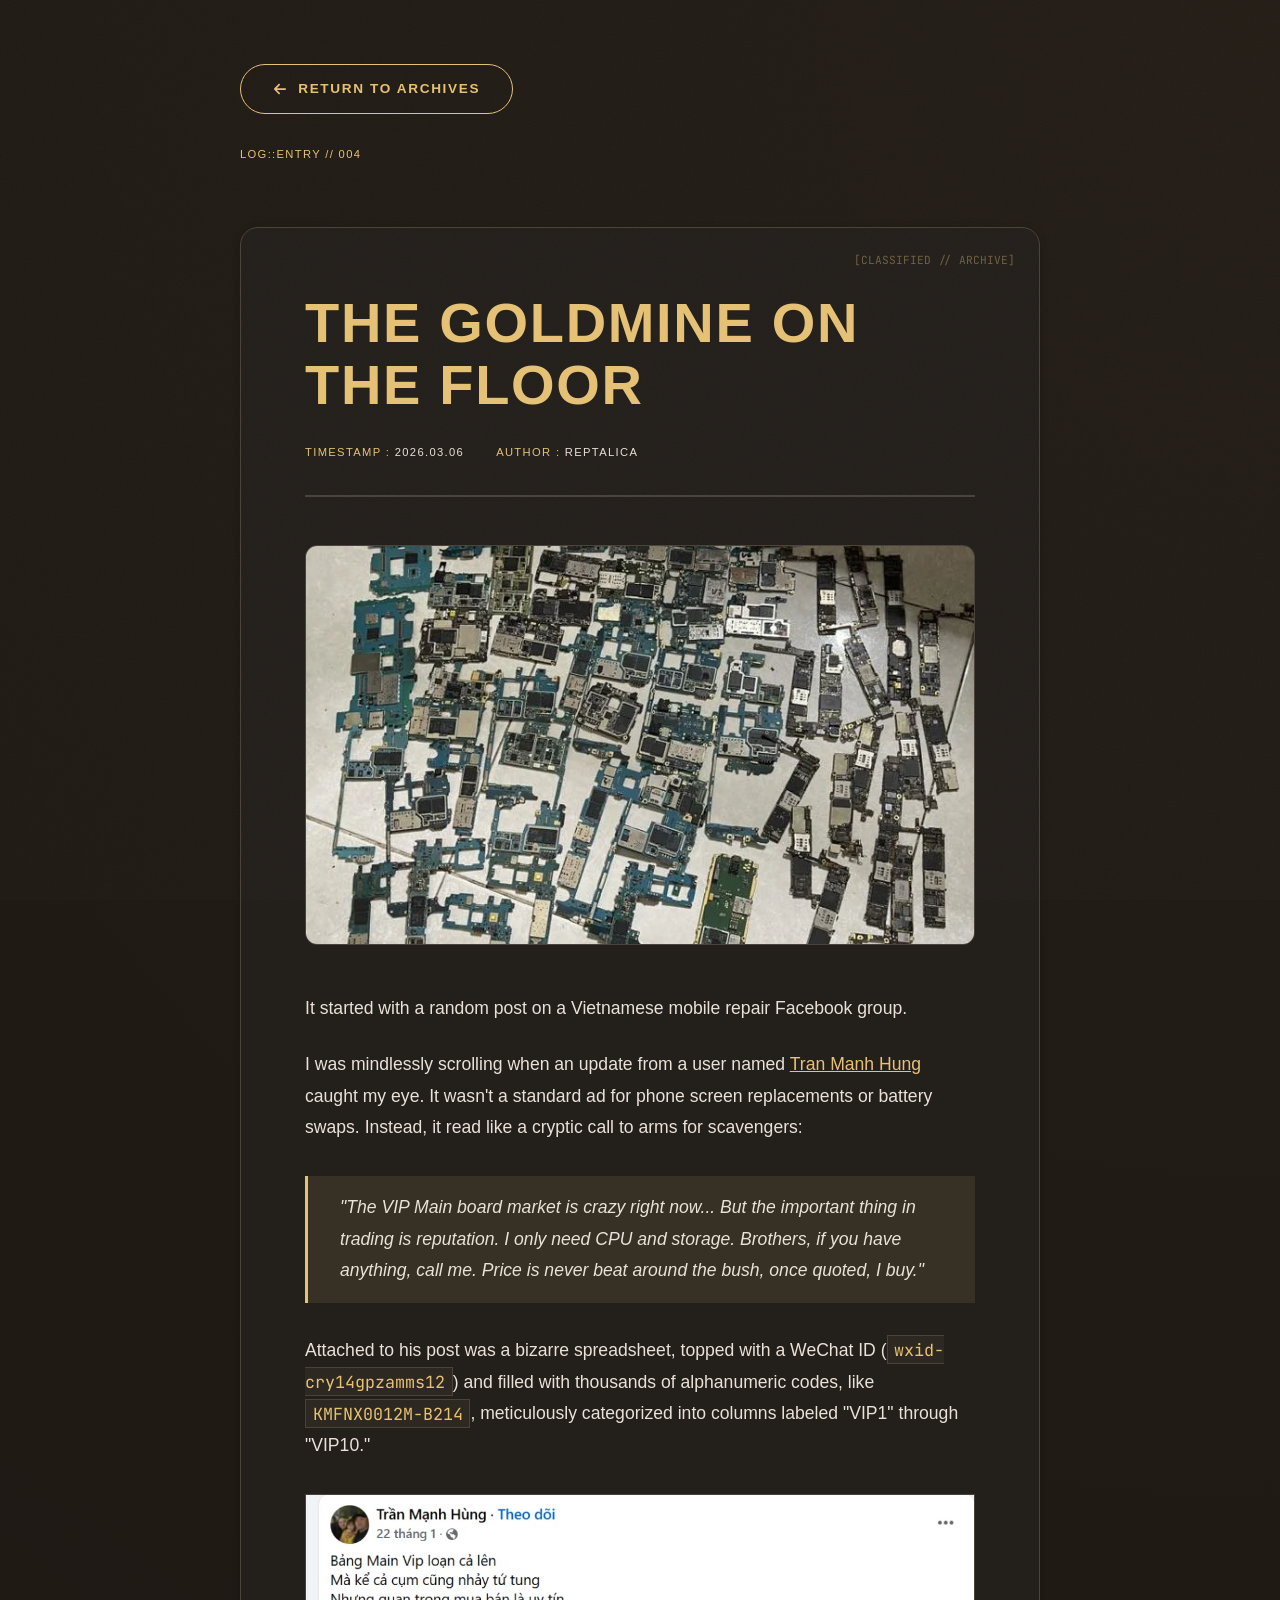
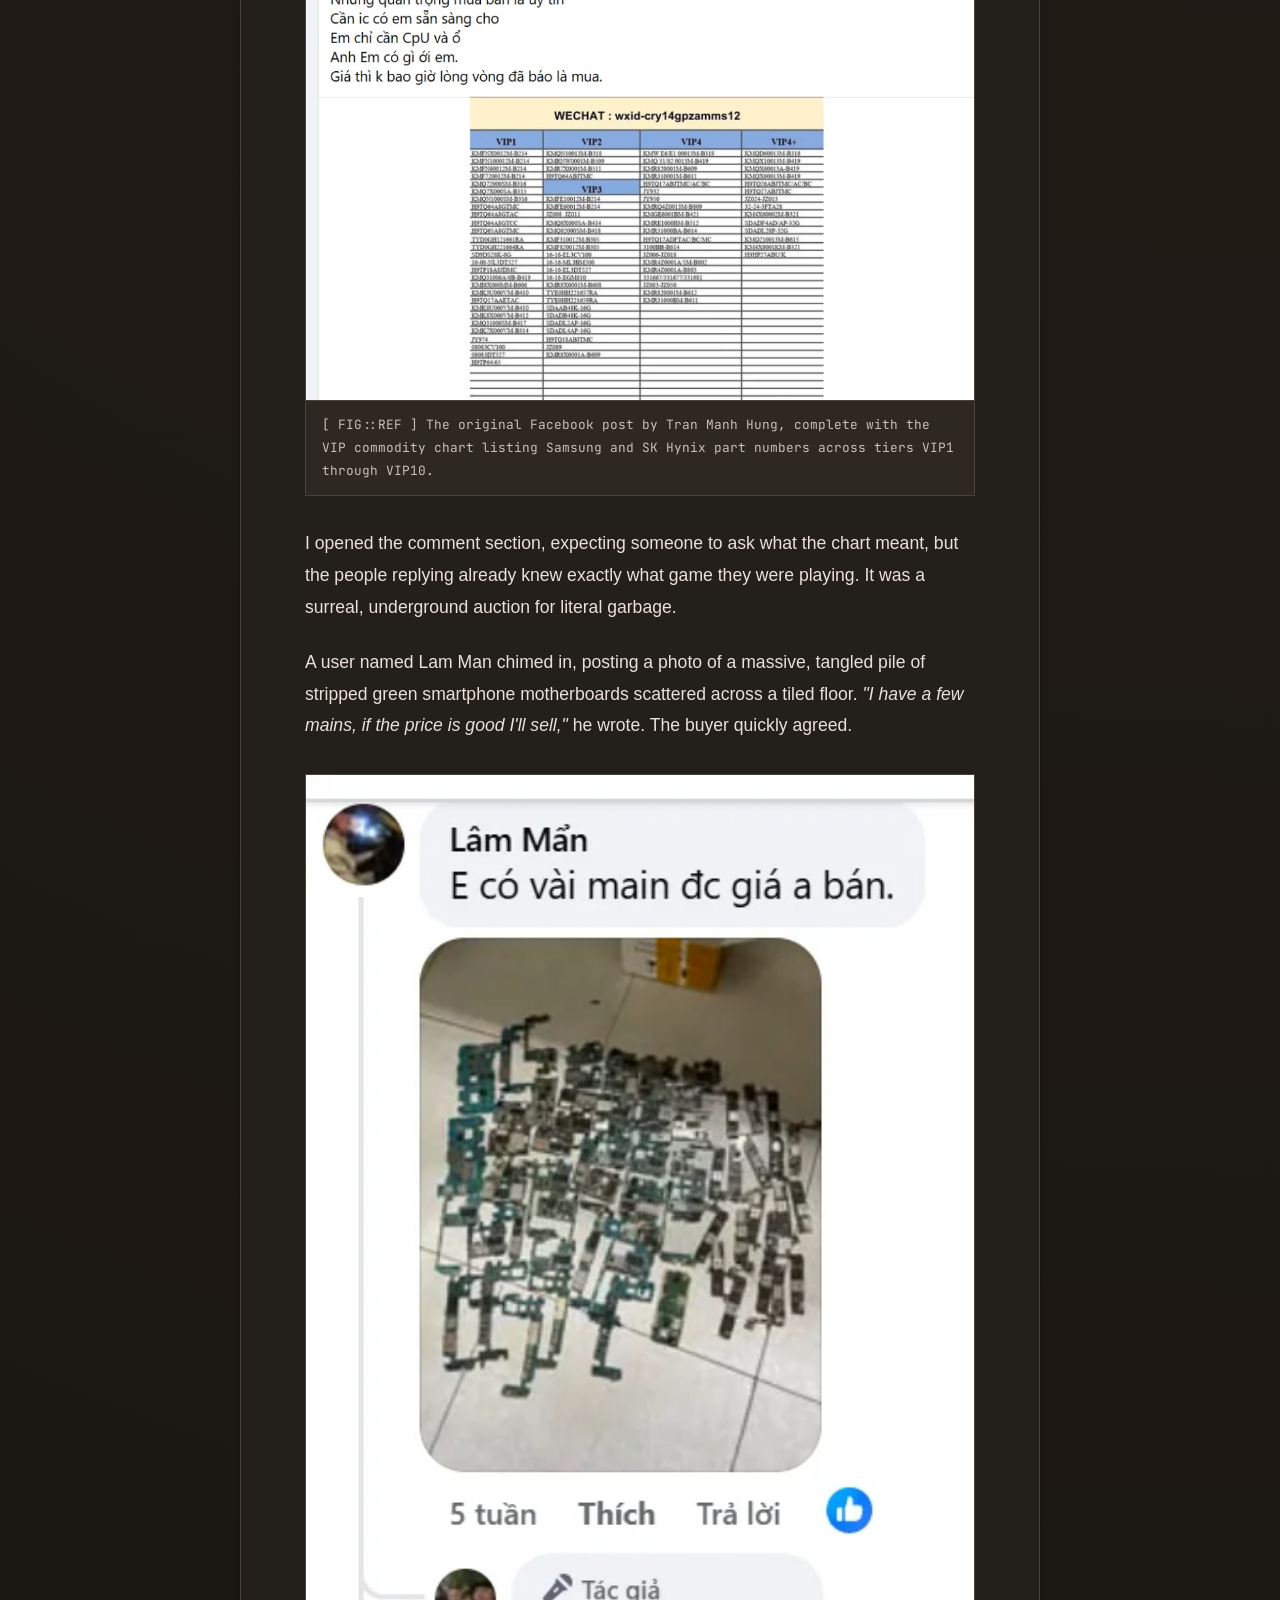
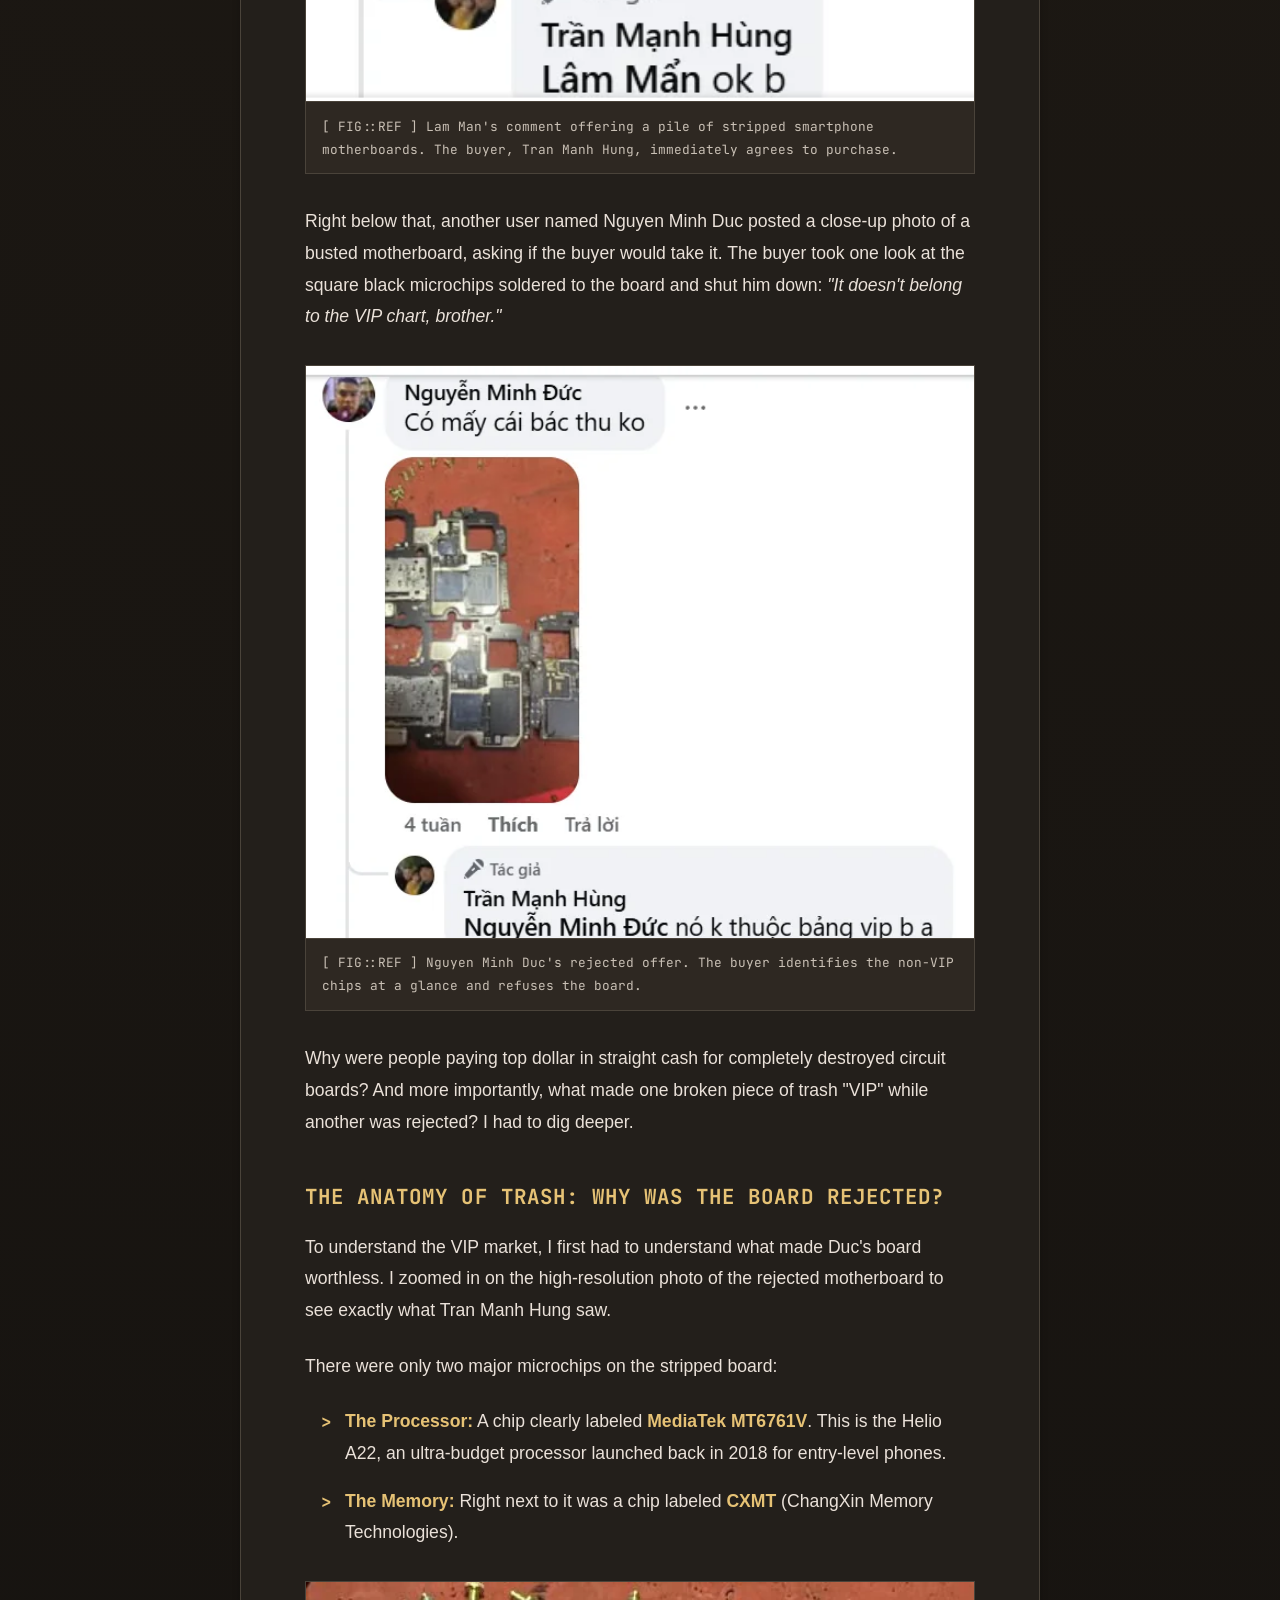
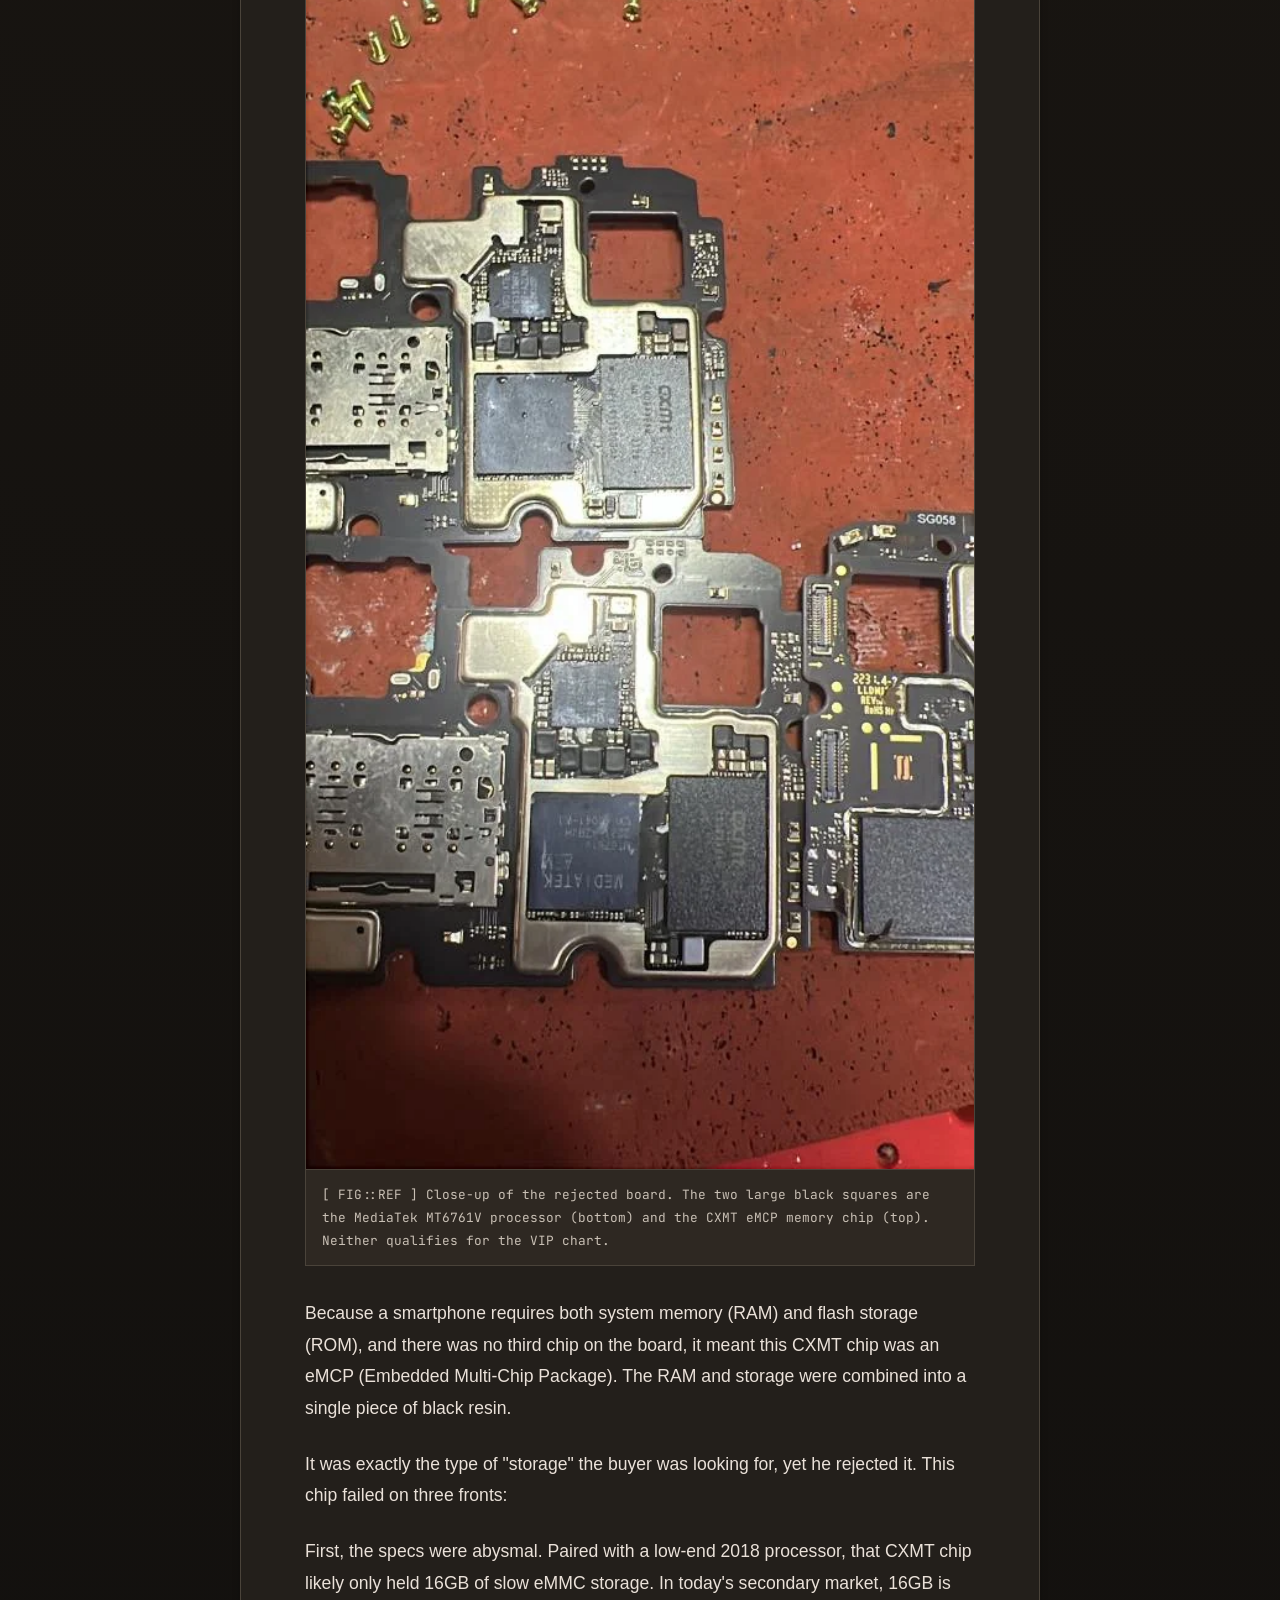
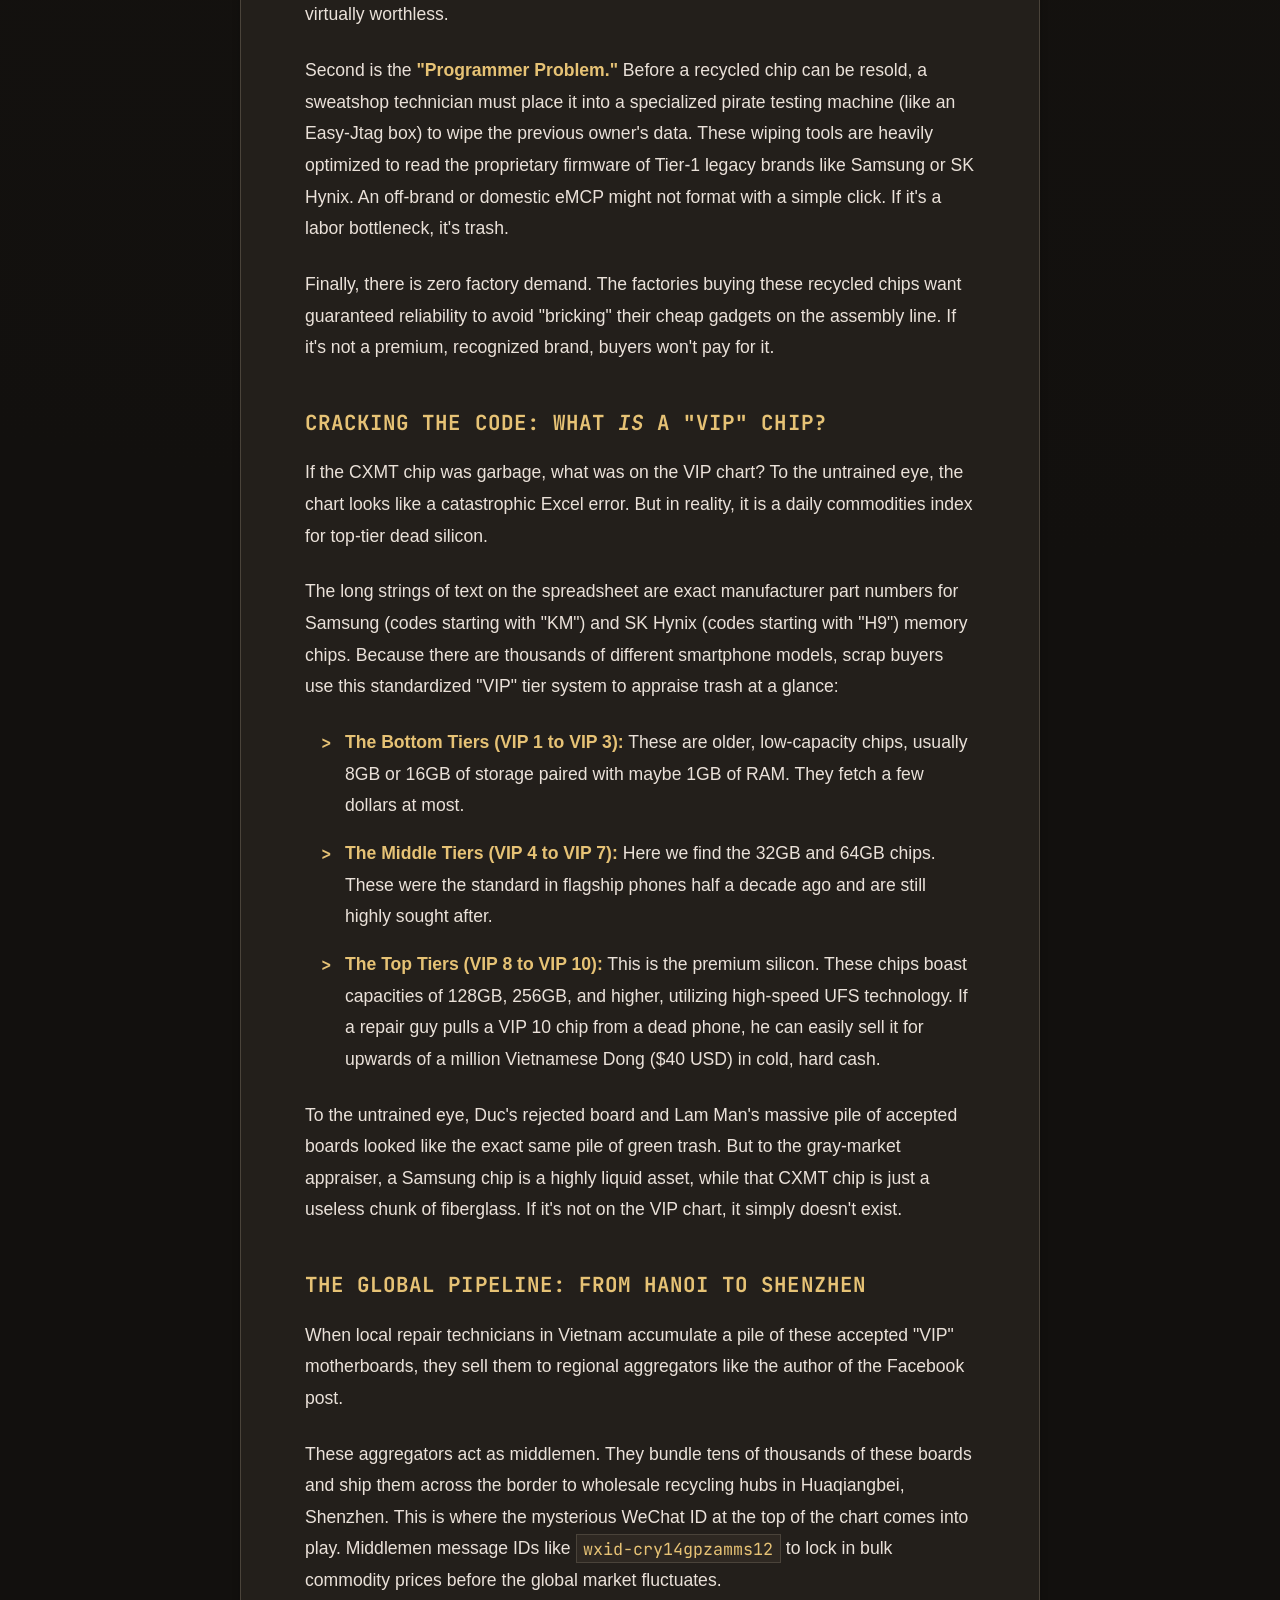
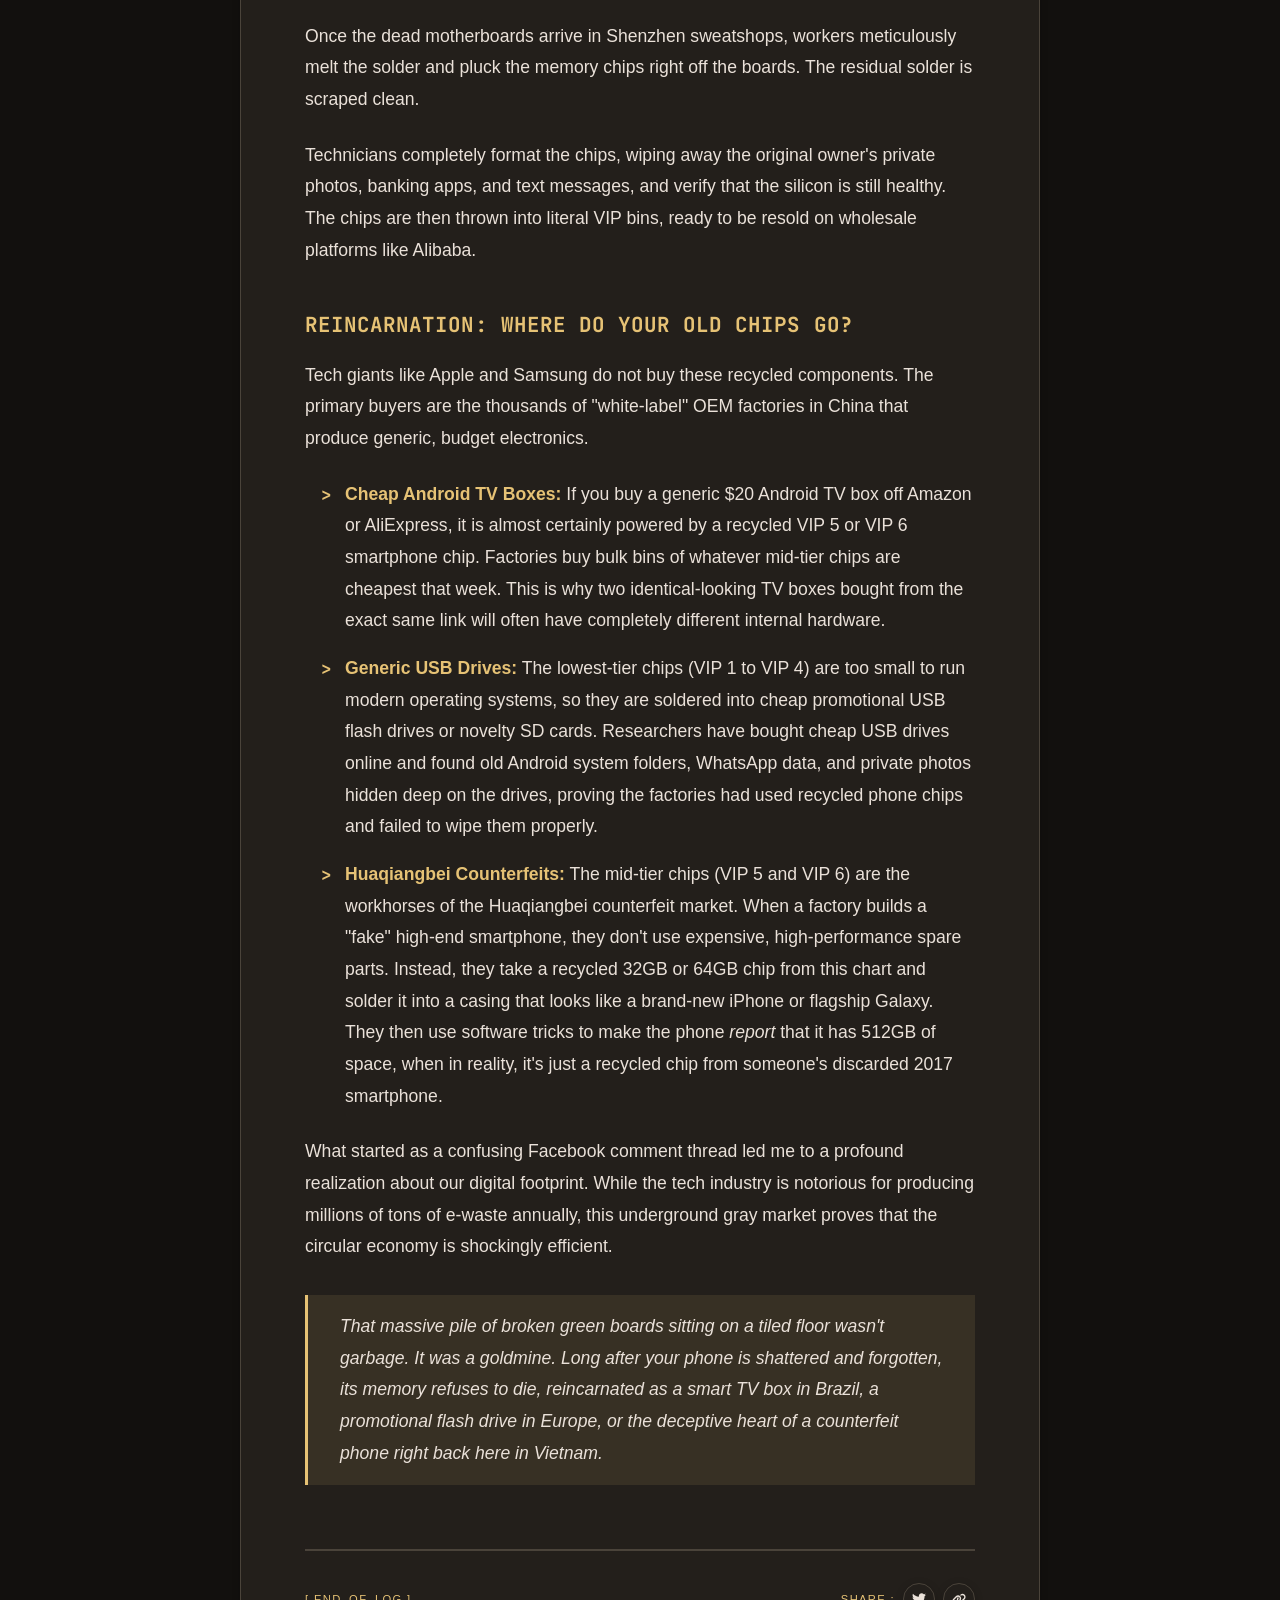
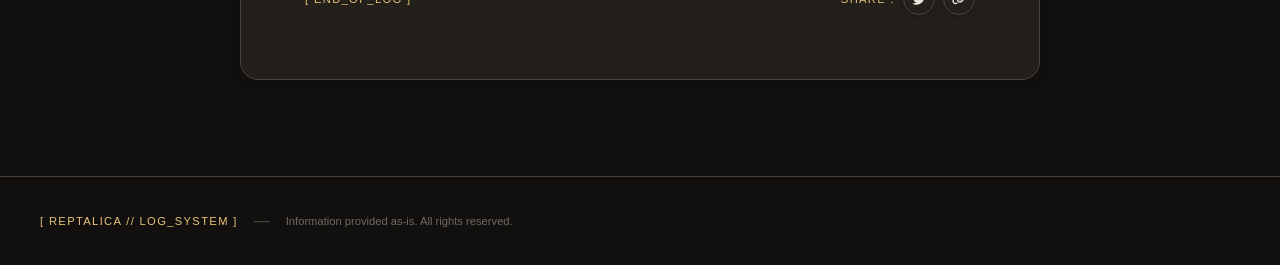
<file: blog/vip-smartphone-gray-market.html>
<!DOCTYPE html>
<html lang="en">

<head>
    <meta charset="UTF-8">
    <meta name="viewport" content="width=device-width, initial-scale=1.0">
    <title>The Goldmine on the Floor — Reptalica</title>
    <meta name="description"
        content="How stripped smartphone motherboards are graded, traded, and recycled through a global gray market pipeline from Hanoi to Shenzhen.">

    <!-- Open Graph -->
    <meta property="og:title" content="The Goldmine on the Floor - Reptalica">
    <meta property="og:description"
        content="How stripped smartphone motherboards are graded, traded, and recycled through a global gray market pipeline from Hanoi to Shenzhen.">
    <meta property="og:image" content="https://reptalica.netlify.app/blog/vip-smartphone-gray-market.jpg">
    <meta property="og:url" content="https://reptalica.netlify.app/blog/vip-smartphone-gray-market.html">
    <meta property="og:type" content="article">
    <meta name="twitter:card" content="summary_large_image">
    <meta name="twitter:title" content="The Goldmine on the Floor - Reptalica">
    <meta name="twitter:description"
        content="How stripped smartphone motherboards are graded, traded, and recycled through a global gray market pipeline from Hanoi to Shenzhen.">
    <meta name="twitter:image" content="https://reptalica.netlify.app/blog/vip-smartphone-gray-market.jpg">

    <link rel="canonical" href="https://reptalica.netlify.app/blog/vip-smartphone-gray-market.html">
    <link rel="alternate" type="application/rss+xml" title="Reptalica Blog" href="../feed.xml">
    <link rel="icon" type="image/png" href="../assets/favicon.png">

    <!-- Fonts (non-render-blocking) -->
    <link rel="preconnect" href="https://fonts.googleapis.com">
    <link rel="preconnect" href="https://fonts.gstatic.com" crossorigin>
    <link rel="preload" as="style"
        href="https://fonts.googleapis.com/css2?family=Google+Sans:wght@400;500;700&family=JetBrains+Mono:wght@400;500;700&display=swap">
    <link
        href="https://fonts.googleapis.com/css2?family=Google+Sans:wght@400;500;700&family=JetBrains+Mono:wght@400;500;700&display=swap"
        rel="stylesheet" media="print" onload="this.media='all'">
    <link href="https://fonts.googleapis.com/icon?family=Material+Icons+Round" rel="stylesheet">

    <link rel="stylesheet" href="../style.css">

    <style>
        .post {
            max-width: 800px;
            margin: 0 auto;
            background: var(--md-sys-color-surface-container);
            border: 1px solid var(--md-sys-color-outline-variant);
            border-radius: var(--shape-corner-xl);
            box-shadow: 0 2px 8px rgba(0, 0, 0, 0.2);
            padding: 4rem;
            position: relative;
        }

        .post::before {
            content: '[CLASSIFIED // ARCHIVE]';
            position: absolute;
            top: 1.5rem;
            right: 1.5rem;
            font-family: var(--font-family-mono);
            font-size: 0.7rem;
            color: var(--md-sys-color-primary);
            opacity: 0.4;
        }

        .post__header {
            margin-bottom: 3rem;
            border-bottom: 2px solid var(--md-sys-color-outline-variant);
            padding-bottom: 2rem;
        }

        .post__title {
            font-family: var(--font-family-base);
            font-size: clamp(2.5rem, 6vw, 3.5rem);
            font-weight: 700;
            color: var(--md-sys-color-primary);
            letter-spacing: 0.03em;
            line-height: 1.1;
            margin-bottom: 1.5rem;
            text-transform: uppercase;
        }

        .post__meta {
            display: flex;
            gap: 2rem;
            flex-wrap: wrap;
        }

        .post__image {
            width: 100%;
            height: 400px;
            margin-bottom: 3rem;
            border: 1px solid var(--md-sys-color-outline-variant);
            border-radius: var(--shape-corner-m);
            overflow: hidden;
        }

        .post__image img {
            width: 100%;
            height: 100%;
            object-fit: cover;
        }

        .post__content {
            font-family: var(--font-family-base);
            font-size: 1.1rem;
            line-height: 1.8;
            color: var(--md-sys-color-on-surface);
        }

        .post__content p {
            margin-bottom: 1.5rem;
        }

        .post__content h3 {
            font-family: var(--font-family-mono);
            color: var(--md-sys-color-primary);
            font-size: 1.3rem;
            margin: 2.5rem 0 1rem 0;
            text-transform: uppercase;
            letter-spacing: 0.05em;
        }

        .post__content blockquote {
            border-left: 3px solid var(--md-sys-color-primary);
            padding: 1rem 2rem;
            background: rgba(230, 194, 117, 0.1);
            font-style: italic;
            margin: 2rem 0;
            clip-path: var(--shape-corner-m);
        }

        .post__content ul {
            margin: 1rem 0 1.5rem 1.5rem;
            list-style: none;
        }

        .post__content ul li {
            margin-bottom: 1rem;
            padding-left: 1rem;
            position: relative;
        }

        .post__content ul li::before {
            content: '>';
            position: absolute;
            left: -0.5rem;
            color: var(--md-sys-color-primary);
            font-family: var(--font-family-mono);
            font-weight: 700;
        }

        .post__content .content-image {
            width: 100%;
            margin: 2rem 0;
            border: 1px solid var(--md-sys-color-outline-variant);
            clip-path: var(--shape-corner-m);
            overflow: hidden;
        }

        .post__content .content-image img {
            width: 100%;
            height: auto;
            display: block;
        }

        .post__content .content-image figcaption {
            font-family: var(--font-family-mono);
            font-size: 0.8rem;
            color: var(--md-sys-color-on-surface-variant);
            padding: 0.8rem 1rem;
            background: var(--md-sys-color-surface-container-high);
            border-top: 1px solid var(--md-sys-color-outline-variant);
        }

        .post__content strong {
            color: var(--md-sys-color-primary);
        }

        .post__content code {
            font-family: var(--font-family-mono);
            font-size: 0.95em;
            background: var(--md-sys-color-surface-container-high);
            padding: 0.15em 0.4em;
            border: 1px solid var(--md-sys-color-outline-variant);
            color: var(--md-sys-color-primary);
        }

        .post__footer {
            margin-top: 4rem;
            padding-top: 2rem;
            border-top: 2px solid var(--md-sys-color-outline-variant);
        }

        @media (max-width: 768px) {
            .post {
                padding: 2rem;
                clip-path: none;
                border-left: none;
                border-right: none;
            }
        }
    </style>
</head>

<body>
    <!-- Noise grain overlay -->
    <div class="noise-overlay" aria-hidden="true"></div>

    <section class="section" style="padding-top: 4rem; min-height: 100vh;">
        <div class="section__header" style="max-width: 800px; margin: 0 auto 4rem auto;">
            <a href="../blog.html" class="btn btn--primary" style="margin-bottom: 2rem; display: inline-flex;">
                <svg width="14" height="14" viewBox="0 0 448 512" fill="currentColor" style="vertical-align:middle">
                    <path
                        d="M9.4 233.4c-12.5 12.5-12.5 32.8 0 45.3l160 160c12.5 12.5 32.8 12.5 45.3 0s12.5-32.8 0-45.3L109.2 288 416 288c17.7 0 32-14.3 32-32s-14.3-32-32-32l-306.7 0L214.6 118.6c12.5-12.5 12.5-32.8 0-45.3s-32.8-12.5-45.3 0l-160 160z" />
                </svg> RETURN TO ARCHIVES
            </a>
            <span class="label-mono section__tag">LOG::ENTRY // 004</span>
        </div>

        <article class="post">
            <header class="post__header">
                <h1 class="post__title">The Goldmine on the Floor</h1>
                <div class="post__meta">
                    <div class="meta-item">
                        <span class="label-mono">TIMESTAMP :</span>
                        <span class="label-mono" style="color: var(--md-sys-color-on-surface);">2026.03.06</span>
                    </div>
                    <div class="meta-item">
                        <span class="label-mono">AUTHOR :</span>
                        <span class="label-mono" style="color: var(--md-sys-color-on-surface);">REPTALICA</span>
                    </div>
                </div>
            </header>

            <div class="post__image" id="post-hero-image">
                <img src="vip-smartphone-gray-market.webp"
                    alt="Stripped smartphone motherboards scattered on a tiled floor" loading="lazy">
            </div>

            <div class="post__content">
                <p>
                    It started with a random post on a Vietnamese mobile repair Facebook group.
                </p>
                <p>
                    I was mindlessly scrolling when an update from a user named <a
                        href="https://www.facebook.com/share/p/1DZXuerFRf/" target="_blank" rel="noopener noreferrer"
                        style="color: var(--md-sys-color-primary); text-decoration: underline;">Tran Manh
                        Hung</a> caught my eye. It wasn't
                    a standard ad for phone screen replacements or battery swaps. Instead, it read like a cryptic call
                    to
                    arms for scavengers:
                </p>
                <blockquote>
                    "The VIP Main board market is crazy right now... But the important thing in trading is reputation. I
                    only need CPU and storage. Brothers, if you have anything, call me. Price is never beat around the
                    bush, once quoted, I buy."
                </blockquote>
                <p>
                    Attached to his post was a bizarre spreadsheet, topped with a WeChat ID
                    (<code>wxid-cry14gpzamms12</code>) and filled with thousands of alphanumeric codes, like
                    <code>KMFNX0012M-B214</code>, meticulously categorized into columns labeled "VIP1" through "VIP10."
                </p>
                <figure class="content-image">
                    <img src="vip-chart-post.webp"
                        alt="Facebook post by Tran Manh Hung with VIP motherboard pricing chart" loading="lazy">
                    <figcaption>[ FIG::REF ] The original Facebook post by Tran Manh Hung, complete with the VIP
                        commodity chart listing Samsung and SK Hynix part numbers across tiers VIP1 through
                        VIP10.</figcaption>
                </figure>
                <p>
                    I opened the comment section, expecting someone to ask what the chart meant, but the people replying
                    already knew exactly what game they were playing. It was a surreal, underground auction for literal
                    garbage.
                </p>
                <p>
                    A user named Lam Man chimed in, posting a photo of a massive, tangled pile of stripped green
                    smartphone motherboards scattered across a tiled floor. <em>"I have a few mains, if the price is
                        good I'll sell,"</em> he wrote. The buyer quickly agreed.
                </p>
                <figure class="content-image">
                    <img src="lam-man-comment.webp"
                        alt="Facebook comment by Lam Man offering stripped motherboards for sale" loading="lazy">
                    <figcaption>[ FIG::REF ] Lam Man's comment offering a pile of stripped smartphone motherboards.
                        The buyer, Tran Manh Hung, immediately agrees to purchase.</figcaption>
                </figure>
                <p>
                    Right below that, another user named Nguyen Minh Duc posted a close-up photo of a busted
                    motherboard, asking if the buyer would take it. The buyer took one look at the square black
                    microchips soldered to the board and shut him down: <em>"It doesn't belong to the VIP chart,
                        brother."</em>
                </p>
                <figure class="content-image">
                    <img src="duc-rejected-board.webp"
                        alt="Facebook comment by Nguyen Minh Duc showing rejected motherboard" loading="lazy">
                    <figcaption>[ FIG::REF ] Nguyen Minh Duc's rejected offer. The buyer identifies the non-VIP chips
                        at a glance and refuses the board.</figcaption>
                </figure>
                <p>
                    Why were people paying top dollar in straight cash for completely destroyed circuit boards? And more
                    importantly, what made one broken piece of trash "VIP" while another was rejected? I had to dig
                    deeper.
                </p>

                <h3>The Anatomy of Trash: Why Was the Board Rejected?</h3>
                <p>
                    To understand the VIP market, I first had to understand what made Duc's board worthless. I zoomed in
                    on the high-resolution photo of the rejected motherboard to see exactly what Tran Manh Hung saw.
                </p>
                <p>
                    There were only two major microchips on the stripped board:
                </p>
                <ul>
                    <li><strong>The Processor:</strong> A chip clearly labeled <strong>MediaTek MT6761V</strong>. This
                        is the Helio A22, an ultra-budget processor launched back in 2018 for entry-level phones.</li>
                    <li><strong>The Memory:</strong> Right next to it was a chip labeled <strong>CXMT</strong> (ChangXin
                        Memory Technologies).</li>
                </ul>
                <figure class="content-image">
                    <img src="cxmt-mediatek-closeup.webp"
                        alt="Close-up of rejected motherboard showing MediaTek MT6761V and CXMT chips" loading="lazy">
                    <figcaption>[ FIG::REF ] Close-up of the rejected board. The two large black squares are the
                        MediaTek MT6761V processor (bottom) and the CXMT eMCP memory chip (top). Neither qualifies
                        for the VIP chart.</figcaption>
                </figure>
                <p>
                    Because a smartphone requires both system memory (RAM) and flash storage (ROM), and there was no
                    third chip on the board, it meant this CXMT chip was an eMCP (Embedded Multi-Chip Package). The RAM
                    and storage were combined into a single piece of black resin.
                </p>
                <p>
                    It was exactly the type of "storage" the buyer was looking for, yet he rejected it. This chip failed
                    on three fronts:
                </p>
                <p>
                    First, the specs were abysmal. Paired with a low-end 2018 processor, that CXMT chip likely only
                    held 16GB of slow eMMC storage. In today's secondary market, 16GB is virtually worthless.
                </p>
                <p>
                    Second is the <strong>"Programmer Problem."</strong> Before a recycled chip can be resold, a
                    sweatshop technician must place it into a specialized pirate testing machine (like an Easy-Jtag box)
                    to wipe the previous owner's data. These wiping tools are heavily optimized to read the proprietary
                    firmware of Tier-1 legacy brands like Samsung or SK Hynix. An off-brand or domestic eMCP might not
                    format with a simple click. If it's a labor bottleneck, it's trash.
                </p>
                <p>
                    Finally, there is zero factory demand. The factories buying these recycled chips want guaranteed
                    reliability to avoid "bricking" their cheap gadgets on the assembly line. If it's not a premium,
                    recognized brand, buyers won't pay for it.
                </p>

                <h3>Cracking the Code: What <em>is</em> a "VIP" Chip?</h3>
                <p>
                    If the CXMT chip was garbage, what was on the VIP chart? To the untrained eye, the chart looks like
                    a catastrophic Excel error. But in reality, it is a daily commodities index for top-tier dead
                    silicon.
                </p>
                <p>
                    The long strings of text on the spreadsheet are exact manufacturer part numbers for Samsung (codes
                    starting with "KM") and SK Hynix (codes starting with "H9") memory chips. Because there are
                    thousands of different smartphone models, scrap buyers use this standardized "VIP" tier system to
                    appraise trash at a glance:
                </p>
                <ul>
                    <li><strong>The Bottom Tiers (VIP 1 to VIP 3):</strong> These are older, low-capacity chips,
                        usually 8GB or 16GB of storage paired with maybe 1GB of RAM. They fetch a few dollars at most.
                    </li>
                    <li><strong>The Middle Tiers (VIP 4 to VIP 7):</strong> Here we find the 32GB and 64GB chips. These
                        were the standard in flagship phones half a decade ago and are still highly sought after.</li>
                    <li><strong>The Top Tiers (VIP 8 to VIP 10):</strong> This is the premium silicon. These chips boast
                        capacities of 128GB, 256GB, and higher, utilizing high-speed UFS technology. If a repair guy
                        pulls a VIP 10 chip from a dead phone, he can easily sell it for upwards of a million Vietnamese
                        Dong ($40 USD) in cold, hard cash.</li>
                </ul>
                <p>
                    To the untrained eye, Duc's rejected board and Lam Man's massive pile of accepted boards looked like
                    the exact same pile of green trash. But to the gray-market appraiser, a Samsung chip is a highly
                    liquid asset, while that CXMT chip is just a useless chunk of fiberglass. If it's not on the VIP
                    chart, it simply doesn't exist.
                </p>

                <h3>The Global Pipeline: From Hanoi to Shenzhen</h3>
                <p>
                    When local repair technicians in Vietnam accumulate a pile of these accepted "VIP" motherboards,
                    they sell them to regional aggregators like the author of the Facebook post.
                </p>
                <p>
                    These aggregators act as middlemen. They bundle tens of thousands of these boards and ship them
                    across the border to wholesale recycling hubs in Huaqiangbei, Shenzhen. This is where the mysterious
                    WeChat ID at the top of the chart comes into play. Middlemen message IDs like
                    <code>wxid-cry14gpzamms12</code> to lock in bulk commodity prices before the global market
                    fluctuates.
                </p>
                <p>
                    Once the dead motherboards arrive in Shenzhen sweatshops, workers meticulously melt the solder and
                    pluck the memory chips right off the boards. The residual solder is scraped clean.
                </p>
                <p>
                    Technicians completely format the chips, wiping away the original owner's private photos, banking
                    apps, and text messages, and verify that the silicon is still healthy. The chips are then thrown
                    into
                    literal VIP bins, ready to be resold on wholesale platforms like Alibaba.
                </p>

                <h3>Reincarnation: Where Do Your Old Chips Go?</h3>
                <p>
                    Tech giants like Apple and Samsung do not buy these recycled components. The primary buyers are the
                    thousands of "white-label" OEM factories in China that produce generic, budget electronics.
                </p>
                <ul>
                    <li><strong>Cheap Android TV Boxes:</strong> If you buy a generic $20 Android TV box off Amazon or
                        AliExpress, it is almost certainly powered by a recycled VIP 5 or VIP 6 smartphone chip.
                        Factories buy bulk bins of whatever mid-tier chips are cheapest that week. This is why two
                        identical-looking TV boxes bought from the exact same link will often have completely different
                        internal hardware.</li>
                    <li><strong>Generic USB Drives:</strong> The lowest-tier chips (VIP 1 to VIP 4) are too small to run
                        modern operating systems, so they are soldered into cheap promotional USB flash drives or
                        novelty SD cards. Researchers have bought cheap USB drives online and found old Android system
                        folders, WhatsApp data, and private photos hidden deep on the drives, proving the factories had
                        used recycled phone chips and failed to wipe them properly.</li>
                    <li><strong>Huaqiangbei Counterfeits:</strong> The mid-tier chips (VIP 5 and VIP 6) are the
                        workhorses of the Huaqiangbei counterfeit market. When a factory builds a "fake" high-end
                        smartphone, they don't use expensive, high-performance spare parts. Instead, they take a
                        recycled 32GB or 64GB chip from this chart and solder it into a casing that looks like a
                        brand-new iPhone or flagship Galaxy. They then use software tricks to make the phone
                        <em>report</em> that it has 512GB of space, when in reality, it's just a recycled chip from
                        someone's discarded 2017 smartphone.
                    </li>
                </ul>
                <p>
                    What started as a confusing Facebook comment thread led me to a profound realization about our
                    digital footprint. While the tech industry is notorious for producing millions of tons of e-waste
                    annually, this underground gray market proves that the circular economy is shockingly efficient.
                </p>
                <blockquote>
                    That massive pile of broken green boards sitting on a tiled floor wasn't garbage. It was a goldmine.
                    Long after your phone is shattered and forgotten, its memory refuses to die, reincarnated as a smart
                    TV box in Brazil, a promotional flash drive in Europe, or the deceptive heart of a counterfeit phone
                    right back here in Vietnam.
                </blockquote>
            </div>

            <footer class="post__footer">
                <div style="display: flex; justify-content: space-between; align-items: center;">
                    <span class="label-mono">[ END_OF_LOG ]</span>
                    <div class="social-row" style="gap: 0.5rem;">
                        <span class="label-mono" style="align-self: center;">SHARE :</span>
                        <a href="#" id="share-twitter" class="social-btn"
                            style="padding: 0.5rem; font-size: 0.9rem;"><svg width="14" height="14"
                                viewBox="0 0 512 512" fill="currentColor">
                                <path
                                    d="M459.4 151.7c.3 4.5 .3 9.1 .3 13.6 0 138.7-105.6 298.6-298.6 298.6-59.5 0-114.7-17.2-161.1-47.1 8.4 1 16.6 1.3 25.3 1.3 49.1 0 94.2-16.6 130.3-44.8-46.1-1-84.8-31.2-98.1-72.8 6.5 1 13 1.6 19.8 1.6 9.4 0 18.8-1.3 27.6-3.6-48.1-9.7-84.1-52-84.1-103v-1.3c14 7.8 30.2 12.7 47.4 13.3-28.3-18.8-46.8-51-46.8-87.4 0-19.5 5.2-37.4 14.3-53 51.7 63.7 129.3 105.3 216.4 109.8-1.6-7.8-2.6-15.9-2.6-24 0-57.8 46.8-104.9 104.9-104.9 30.2 0 57.5 12.7 76.7 33.1 23.7-4.5 46.5-13.3 66.6-25.3-7.8 24.4-24.4 44.8-46.1 57.8 21.1-2.3 41.6-8.1 60.4-16.2-14.3 20.8-32.2 39.3-52.6 54.3z" />
                            </svg></a>
                        <a href="#" id="share-link" class="social-btn" style="padding: 0.5rem; font-size: 0.9rem;"><svg
                                width="14" height="14" viewBox="0 0 640 512" fill="currentColor">
                                <path
                                    d="M579.8 267.7c56.5-56.5 56.5-148 0-204.5c-50-50-128.8-56.5-186.3-15.4l-1.6 1.1c-14.4 10.3-17.7 30.3-7.4 44.6s30.3 17.7 44.6 7.4l1.6-1.1c32.1-22.9 76-19.3 103.8 8.6c31.5 31.5 31.5 82.5 0 114L422.3 334.8c-31.5 31.5-82.5 31.5-114 0c-27.9-27.9-31.5-71.8-8.6-103.8l1.1-1.6c10.3-14.4 6.9-34.4-7.4-44.6s-34.4-6.9-44.6 7.4l-1.1 1.6C206.5 251.2 213 330 263 380c56.5 56.5 148 56.5 204.5 0L579.8 267.7zM60.2 244.3c-56.5 56.5-56.5 148 0 204.5c50 50 128.8 56.5 186.3 15.4l1.6-1.1c14.4-10.3 17.7-30.3 7.4-44.6s-30.3-17.7-44.6-7.4l-1.6 1.1c-32.1 22.9-76 19.3-103.8-8.6C74 372.1 74 321.1 105.5 289.5L217.7 177.2c31.5-31.5 82.5-31.5 114 0c27.9 27.9 31.5 71.8 8.6 103.9l-1.1 1.6c-10.3 14.4-6.9 34.4 7.4 44.6s34.4 6.9 44.6-7.4l1.1 1.6C433.5 260.8 427 182 377 132c-56.5-56.5-148-56.5-204.5 0L60.2 244.3z" />
                            </svg></a>
                    </div>
                </div>
            </footer>
        </article>
    </section>

    <footer class="footer">
        <div class="footer__inner">
            <span class="label-mono">[ REPTALICA // LOG_SYSTEM ]</span>
            <span class="footer__sep" aria-hidden="true">&mdash;</span>
            <span class="footer__disclaimer">Information provided as-is. All rights reserved.</span>
        </div>
    </footer>

    <script src="../script.js"></script>
</body>

</html>
</file>
<file: style.css>
/* ══════════════════════════════════════════════════════════════
   REPTALICA — Material Design 3
   Theme: Technical Luxury (Black & Gold)
   ══════════════════════════════════════════════════════════════ */

:root {
    /* Primary Palette - Gold/Amber */
    --md-sys-color-primary: #E6C275;
    --md-sys-color-on-primary: #422F0E;
    --md-sys-color-primary-container: #5C451E;
    --md-sys-color-on-primary-container: #FFE1A8;

    /* Secondary Palette - Silver/Platinum */
    --md-sys-color-secondary: #CCC6B6;
    --md-sys-color-on-secondary: #333026;
    --md-sys-color-secondary-container: #4A463B;
    --md-sys-color-on-secondary-container: #E8E2D2;

    /* Tertiary Palette - Blue Accent */
    --md-sys-color-tertiary: #A6C8FF;
    --md-sys-color-on-tertiary: #003061;

    /* Surfaces */
    --md-sys-color-background: #12100E;
    --md-sys-color-on-background: #EAE1D9;

    --md-sys-color-surface: #12100E;
    --md-sys-color-on-surface: #EAE1D9;
    --md-sys-color-on-surface-variant: #C9C0B5;

    --md-sys-color-surface-container-lowest: #0D0B09;
    --md-sys-color-surface-container-low: #1C1915;
    --md-sys-color-surface-container: #231F1B;
    --md-sys-color-surface-container-high: #2E2822;
    --md-sys-color-surface-container-highest: #3A332B;

    /* Outlines */
    --md-sys-color-outline: #998F82;
    --md-sys-color-outline-variant: #4A433A;

    /* Gradients */
    --gradient-surface: radial-gradient(circle at top right, rgba(62, 50, 36, 0.4), var(--md-sys-color-background) 70%);

    /* Fonts */
    --font-family-base: 'Google Sans', 'Outfit', sans-serif;
    --font-family-mono: 'JetBrains Mono', 'Fira Code', monospace;

    /* Shapes */
    --shape-corner-xs: 4px;
    --shape-corner-s: 8px;
    --shape-corner-m: 12px;
    --shape-corner-l: 16px;
    --shape-corner-xl: 18px;
    --shape-corner-full: 1000px;

    /* Motion */
    --motion-duration-short: 150ms;
    --motion-duration-medium: 300ms;
    --motion-duration-long: 500ms;
    --motion-easing-standard: cubic-bezier(0.2, 0.0, 0, 1.0);
    --motion-easing-emphasized: cubic-bezier(0.2, 0.0, 0, 1.0);

    -webkit-tap-highlight-color: transparent;
}

/* ── Custom Scrollbar ── */
::-webkit-scrollbar { width: 8px; height: 8px; }
::-webkit-scrollbar-track { background: transparent; }
::-webkit-scrollbar-thumb {
    background-color: var(--md-sys-color-outline-variant);
    border: 2px solid transparent;
    background-clip: content-box;
    border-radius: 10px;
}
::-webkit-scrollbar-thumb:hover { background-color: var(--md-sys-color-primary); }
* { scrollbar-width: thin; scrollbar-color: var(--md-sys-color-outline-variant) transparent; }

/* ── Reset ── */
*, *::before, *::after { box-sizing: border-box; margin: 0; padding: 0; }
html, body { overflow-x: hidden; max-width: 100vw; }

body {
    font-family: var(--font-family-base);
    background-color: var(--md-sys-color-background);
    background-image: var(--gradient-surface);
    color: var(--md-sys-color-on-background);
    line-height: 1.5;
    min-height: 100vh;
}

/* ── Noise Overlay ── */
.noise-overlay {
    position: fixed;
    top: 0; left: 0;
    width: 100%; height: 100%;
    z-index: 9999;
    pointer-events: none;
    opacity: 0.03;
    background-image: url("data:image/svg+xml,%3Csvg viewBox='0 0 256 256' xmlns='http://www.w3.org/2000/svg'%3E%3Cfilter id='noise'%3E%3CfeTurbulence type='fractalNoise' baseFrequency='0.9' numOctaves='4' stitchTiles='stitch'/%3E%3C/filter%3E%3Crect width='100%25' height='100%25' filter='url(%23noise)'/%3E%3C/svg%3E");
    background-repeat: repeat;
    background-size: 256px 256px;
}

/* ── Mono Label ── */
.label-mono {
    font-family: var(--font-family-base);
    font-size: 0.7rem;
    font-weight: 500;
    letter-spacing: 0.12em;
    text-transform: uppercase;
    color: var(--md-sys-color-primary);
}

/* ═════════════════════════════════════════════════════════════
   HERO SECTION
   ═════════════════════════════════════════════════════════════ */
.hero {
    position: relative;
    min-height: 100vh;
    display: flex;
    flex-direction: column;
    justify-content: center;
    align-items: center;
    text-align: center;
    padding: 2rem;
    overflow: hidden;
}

.orbital-ring {
    position: absolute;
    border-radius: 50%;
    border: 1px solid var(--md-sys-color-outline-variant);
    pointer-events: none;
}

.orbital-ring--1 {
    width: 500px; height: 500px;
    top: 50%; left: 50%;
    transform: translate(-50%, -50%);
    animation: orbit-pulse 8s ease-in-out infinite;
}

.orbital-ring::after {
    content: '';
    position: absolute;
    inset: -1px;
    border-radius: 50%;
    box-shadow: 0 0 10px rgba(230, 194, 117, 0.15);
    opacity: var(--accel, 0);
    will-change: opacity;
    pointer-events: none;
}

.orbital-ring--1::after {
    inset: -4px;
    border: 2px solid var(--md-sys-color-primary);
}

.orbital-ring--2 {
    width: 700px; height: 700px;
    top: 50%; left: 50%;
    transform: translate(-50%, -50%);
    border-style: dashed;
    opacity: 0.4;
    animation: orbit-pulse 12s ease-in-out infinite reverse;
}

.orbital-dot {
    position: absolute;
    width: 8px; height: 8px;
    background: var(--md-sys-color-primary);
    border-radius: 50%;
    top: 50%; left: 50%;
    transform: translate(-50%, -50%) translate(250px, 0);
    box-shadow: 0 0 6px rgba(230, 194, 117, 0.3);
    animation: orbit-rotate 8s linear infinite;
}

@keyframes orbit-pulse {
    0%, 100% { transform: translate(-50%, -50%) scale(1); opacity: 0.5; }
    50% { transform: translate(-50%, -50%) scale(1.05); opacity: 0.8; }
}

@keyframes orbit-rotate {
    0% { transform: translate(-50%, -50%) rotate(0deg) translateX(250px); }
    100% { transform: translate(-50%, -50%) rotate(360deg) translateX(250px); }
}

.hero__content { position: relative; z-index: 2; }

.hero__tag {
    display: inline-block;
    margin-bottom: 1.5rem;
    padding: 0.5rem 1.2rem;
    border: 1px solid var(--md-sys-color-outline-variant);
    border-radius: var(--shape-corner-full);
    background: var(--md-sys-color-surface-container);
    font-family: var(--font-family-base);
    font-size: 0.75rem;
    letter-spacing: 0.15em;
    color: var(--md-sys-color-primary);
}

.hero__title {
    font-family: var(--font-family-base);
    font-size: clamp(4rem, 12vw, 10rem);
    font-weight: 700;
    letter-spacing: 0.05em;
    color: var(--md-sys-color-primary);
    line-height: 0.9;
    margin-bottom: 1.5rem;
    text-shadow: 0 0 40px rgba(230, 194, 117, 0.1);
    position: relative;
}

.hero__title::after {
    content: 'REPTALICA';
    position: absolute;
    left: 0; top: 0;
    color: transparent;
    text-shadow: 0 0 20px rgba(230, 194, 117, 0.3);
    opacity: var(--accel, 0);
    pointer-events: none;
    will-change: opacity;
}

.hero__subtitle {
    font-size: 1rem;
    color: var(--md-sys-color-on-surface-variant);
    font-family: var(--font-family-base);
    font-weight: 400;
    letter-spacing: 0.05em;
}

.hero__subtitle .label-mono { color: var(--md-sys-color-primary); }

.hero__nav {
    position: relative;
    z-index: 2;
    display: flex;
    align-items: center;
    gap: 1.5rem;
    margin-top: 4rem;
}

.nav-link {
    display: flex;
    align-items: center;
    gap: 0.6rem;
    text-decoration: none;
    color: var(--md-sys-color-on-surface);
    padding: 0.875rem 1.75rem;
    border: 1px solid var(--md-sys-color-outline-variant);
    border-radius: var(--shape-corner-full);
    transition: all var(--motion-duration-medium) var(--motion-easing-standard);
    font-family: var(--font-family-base);
    font-weight: 600;
    font-size: 0.85rem;
    letter-spacing: 0.1em;
    background: var(--md-sys-color-surface-container);
    box-shadow: 0 2px 8px rgba(0, 0, 0, 0.2);
}

.nav-link__index {
    font-family: var(--font-family-base);
    font-size: 0.7rem;
    color: var(--md-sys-color-primary);
    opacity: 0.8;
}

.nav-link:hover {
    color: var(--md-sys-color-on-primary);
    background: var(--md-sys-color-primary);
    border-color: var(--md-sys-color-primary);
    transform: translateY(-3px);
    box-shadow: 0 4px 12px rgba(230, 194, 117, 0.2);
}

.nav-link:hover .nav-link__index { color: var(--md-sys-color-on-primary); opacity: 1; }

.nav-divider {
    color: var(--md-sys-color-on-surface-variant);
    opacity: 0.3;
    font-size: 1.2rem;
}

.hero__scroll-hint {
    position: absolute;
    bottom: 2rem;
    left: 50%;
    transform: translateX(-50%);
    display: flex;
    flex-direction: column;
    align-items: center;
    gap: 0.5rem;
    opacity: 0.5;
    animation: scroll-bounce 2s ease-in-out infinite;
}

.scroll-line {
    width: 1px; height: 40px;
    background: linear-gradient(to bottom, var(--md-sys-color-primary), transparent);
}

@keyframes scroll-bounce {
    0%, 100% { transform: translateX(-50%) translateY(0); }
    50% { transform: translateX(-50%) translateY(8px); }
}

/* ═════════════════════════════════════════════════════════════
   SECTIONS
   ═════════════════════════════════════════════════════════════ */
.section {
    padding: 6rem 2rem;
    max-width: 1200px;
    margin: 0 auto;
}

.section__header { margin-bottom: 3rem; }
.section__tag { display: block; margin-bottom: 0.5rem; }

.section__title {
    font-family: var(--font-family-base);
    font-size: clamp(2rem, 5vw, 3.5rem);
    font-weight: 700;
    letter-spacing: 0.05em;
    color: var(--md-sys-color-on-surface);
    line-height: 1;
}

.section__line {
    margin-top: 1rem;
    height: 3px; width: 60px;
    background: var(--md-sys-color-primary);
    border-radius: 2px;
}

/* ═════════════════════════════════════════════════════════════
   ABOUT SECTION
   ═════════════════════════════════════════════════════════════ */
.about__grid {
    display: grid;
    grid-template-columns: 1fr 1fr;
    gap: 3rem;
}

.about__heading {
    font-size: 1rem;
    font-weight: 600;
    letter-spacing: 0.15em;
    color: var(--md-sys-color-on-surface-variant);
    margin-bottom: 1.5rem;
    padding-bottom: 0.5rem;
    border-bottom: 1px solid var(--md-sys-color-outline-variant);
}

.contact-item { margin-bottom: 1.2rem; }
.contact-item__label { display: block; margin-bottom: 0.3rem; }

.contact-item__value {
    font-family: var(--font-family-base);
    font-size: 0.95rem;
    color: var(--md-sys-color-on-surface);
}

.contact-item__copy {
    display: inline-flex;
    align-items: center;
    gap: 0.6rem;
    background: var(--md-sys-color-surface-container);
    border: 1px solid var(--md-sys-color-outline-variant);
    color: var(--md-sys-color-on-surface);
    font-family: var(--font-family-base);
    font-size: 0.95rem;
    padding: 0.6rem 1.2rem;
    border-radius: var(--shape-corner-full);
    cursor: pointer;
    transition: all var(--motion-duration-medium) var(--motion-easing-standard);
}

.contact-item__copy:hover {
    background: var(--md-sys-color-primary-container);
    border-color: var(--md-sys-color-primary);
    color: var(--md-sys-color-on-primary-container);
}

.social-row { display: flex; gap: 1rem; }

.social-btn {
    display: flex;
    align-items: center;
    gap: 0.6rem;
    padding: 0.75rem 1.5rem;
    background: var(--md-sys-color-surface-container);
    border: 1px solid var(--md-sys-color-outline-variant);
    color: var(--md-sys-color-on-surface);
    text-decoration: none;
    border-radius: var(--shape-corner-full);
    transition: all var(--motion-duration-medium) var(--motion-easing-standard);
    font-size: 1.1rem;
    box-shadow: 0 2px 8px rgba(0, 0, 0, 0.2);
}

.social-btn .label-mono {
    font-size: 0.65rem;
    color: var(--md-sys-color-on-surface-variant);
}

.social-btn:hover {
    background: var(--md-sys-color-primary);
    color: var(--md-sys-color-on-primary);
    border-color: var(--md-sys-color-primary);
    transform: translateY(-3px);
    box-shadow: 0 4px 12px rgba(230, 194, 117, 0.2);
}

.social-btn:hover .label-mono { color: var(--md-sys-color-on-primary); }

/* ═════════════════════════════════════════════════════════════
   GALLERY CONTROLS
   ═════════════════════════════════════════════════════════════ */
.gallery__controls {
    display: flex;
    gap: 1.5rem;
    margin-bottom: 2.5rem;
    flex-wrap: wrap;
}

.control-group {
    display: flex;
    flex-direction: column;
    gap: 0.5rem;
}

.select-wrapper, .input-wrapper {
    position: relative;
    display: flex;
    align-items: center;
}

.control-select {
    appearance: none;
    background: var(--md-sys-color-surface-container-high);
    border: 1px solid var(--md-sys-color-outline-variant);
    color: var(--md-sys-color-on-surface);
    font-family: var(--font-family-base);
    font-size: 0.85rem;
    padding: 0.875rem 2.5rem 0.875rem 1.25rem;
    border-radius: var(--shape-corner-full);
    cursor: pointer;
    min-width: 180px;
    transition: all var(--motion-duration-medium) var(--motion-easing-standard);
    outline: none;
}

.control-select:hover, .control-select:focus {
    border-color: var(--md-sys-color-primary);
    background: var(--md-sys-color-surface-container-highest);
}

.control-select option {
    background: var(--md-sys-color-surface-container);
    color: var(--md-sys-color-on-surface);
}

.select-arrow {
    position: absolute;
    right: 12px;
    color: var(--md-sys-color-primary);
    pointer-events: none;
}

.control-input {
    background: var(--md-sys-color-surface-container-high);
    border: 1px solid var(--md-sys-color-outline-variant);
    color: var(--md-sys-color-on-surface);
    font-family: var(--font-family-base);
    font-size: 0.85rem;
    padding: 0.875rem 2.5rem 0.875rem 1.25rem;
    border-radius: var(--shape-corner-full);
    min-width: 250px;
    transition: all var(--motion-duration-medium) var(--motion-easing-standard);
    outline: none;
}

.control-input::placeholder { color: var(--md-sys-color-on-surface-variant); opacity: 0.6; }

.control-input:hover, .control-input:focus {
    border-color: var(--md-sys-color-primary);
    background: var(--md-sys-color-surface-container-highest);
}

.input-icon {
    position: absolute;
    right: 12px;
    color: var(--md-sys-color-on-surface-variant);
    pointer-events: none;
    transition: color var(--motion-duration-medium);
}

.control-input:focus ~ .input-icon { color: var(--md-sys-color-primary); }

/* ═════════════════════════════════════════════════════════════
   GALLERY GRID & CARDS
   ═════════════════════════════════════════════════════════════ */
.gallery__grid {
    display: grid;
    grid-template-columns: repeat(auto-fill, minmax(280px, 1fr));
    gap: 1.5rem;
}

.card {
    background: var(--md-sys-color-surface-container);
    border: 1px solid var(--md-sys-color-outline-variant);
    border-radius: var(--shape-corner-xl);
    overflow: hidden;
    cursor: pointer;
    transition: all var(--motion-duration-medium) var(--motion-easing-standard);
    position: relative;
    box-shadow: 0 2px 8px rgba(0, 0, 0, 0.2);
}

.card:hover {
    border-color: var(--md-sys-color-primary);
    transform: translateY(-6px);
    box-shadow: 0 12px 32px rgba(0, 0, 0, 0.3);
}

.card__image {
    width: 100%;
    height: 200px;
    overflow: hidden;
    background: var(--md-sys-color-surface-container-lowest);
}

.card__image img {
    width: 100%;
    height: 100%;
    object-fit: cover;
    transition: transform 0.4s var(--motion-easing-standard);
}

.card:hover .card__image img { transform: scale(1.08); }

.card__body { padding: 1.25rem; }

.card__brand {
    display: inline-block;
    margin-bottom: 0.5rem;
    font-family: var(--font-family-base);
    font-size: 0.7rem;
    font-weight: 500;
    letter-spacing: 0.1em;
    color: var(--md-sys-color-primary);
}

.card__title {
    font-size: 1.1rem;
    font-weight: 600;
    color: var(--md-sys-color-on-surface);
    margin-bottom: 0.5rem;
}

.card__desc {
    font-size: 0.82rem;
    color: var(--md-sys-color-on-surface-variant);
    line-height: 1.5;
    font-family: var(--font-family-base);
}

.card.hidden { display: none; }

/* ═════════════════════════════════════════════════════════════
   MODAL
   ═════════════════════════════════════════════════════════════ */
.modal {
    display: none;
    position: fixed;
    inset: 0;
    z-index: 10000;
    justify-content: center;
    align-items: center;
}

.modal.active { display: flex; }

.modal__backdrop {
    position: absolute;
    inset: 0;
    background: rgba(0, 0, 0, 0.8);
    backdrop-filter: blur(16px);
    animation: modal-fade-in 0.2s ease;
}

.modal__content {
    position: relative;
    z-index: 2;
    background: var(--md-sys-color-surface-container);
    border: 1px solid var(--md-sys-color-outline-variant);
    border-radius: var(--shape-corner-xl);
    width: 90%;
    max-width: 950px;
    max-height: 90vh;
    display: grid;
    grid-template-columns: 1.2fr 1fr;
    overflow: hidden;
    animation: modal-scale-in 0.25s var(--motion-easing-emphasized);
    box-shadow: 0 32px 64px rgba(0, 0, 0, 0.6);
}

.modal.active .modal__content {
    display: grid;
}

.modal__close {
    position: absolute;
    top: 16px; right: 16px;
    width: 40px; height: 40px;
    display: flex;
    align-items: center;
    justify-content: center;
    background: var(--md-sys-color-surface-container-high);
    border: 1px solid var(--md-sys-color-outline-variant);
    color: var(--md-sys-color-on-surface);
    font-size: 1.4rem;
    cursor: pointer;
    z-index: 10;
    border-radius: var(--shape-corner-full);
    transition: all var(--motion-duration-medium) var(--motion-easing-standard);
}

.modal__close:hover {
    color: var(--md-sys-color-primary);
    border-color: var(--md-sys-color-primary);
    background: var(--md-sys-color-primary-container);
}

.modal__image-container {
    background: var(--md-sys-color-surface-container-lowest);
    display: flex;
    align-items: center;
    justify-content: center;
    padding: 2rem;
    border-right: 1px solid var(--md-sys-color-outline-variant);
    overflow-y: auto;
}

#modal-image {
    max-width: 100%;
    max-height: none;
    object-fit: contain;
}

.modal__info {
    padding: 2.5rem;
    display: flex;
    flex-direction: column;
    justify-content: center;
}

.modal__tag { margin-bottom: 1rem; }

.modal__title {
    font-size: 2rem;
    font-weight: 700;
    color: var(--md-sys-color-primary);
    letter-spacing: 0.03em;
    margin-bottom: 0.5rem;
    text-transform: uppercase;
    border-bottom: 2px solid var(--md-sys-color-outline-variant);
    padding-bottom: 1rem;
}

.modal__desc {
    color: var(--md-sys-color-on-surface-variant);
    font-family: var(--font-family-base);
    font-size: 0.9rem;
    line-height: 1.7;
    margin: 1rem 0 2rem 0;
}

.btn {
    display: inline-flex;
    align-items: center;
    gap: 0.7rem;
    padding: 0.875rem 2rem;
    font-family: var(--font-family-base);
    font-size: 0.85rem;
    font-weight: 600;
    letter-spacing: 0.12em;
    text-decoration: none;
    border: 1px solid var(--md-sys-color-primary);
    color: var(--md-sys-color-primary);
    background: transparent;
    cursor: pointer;
    border-radius: var(--shape-corner-full);
    transition: all var(--motion-duration-medium) var(--motion-easing-standard);
    align-self: flex-start;
}

.btn:hover {
    background: var(--md-sys-color-primary);
    color: var(--md-sys-color-on-primary);
    box-shadow: 0 4px 12px rgba(230, 194, 117, 0.2);
}

@keyframes modal-fade-in { from { opacity: 0; } to { opacity: 1; } }
@keyframes modal-scale-in {
    from { transform: scale(0.95); opacity: 0; }
    to { transform: scale(1); opacity: 1; }
}

/* ═════════════════════════════════════════════════════════════
   FOOTER
   ═════════════════════════════════════════════════════════════ */
.footer {
    border-top: 1px solid var(--md-sys-color-outline-variant);
    padding: 2rem;
}

.footer__inner {
    max-width: 1200px;
    margin: 0 auto;
    display: flex;
    align-items: center;
    gap: 1rem;
    flex-wrap: wrap;
}

.footer__sep { color: var(--md-sys-color-on-surface-variant); opacity: 0.3; }

.footer__disclaimer {
    font-family: var(--font-family-base);
    font-size: 0.7rem;
    color: var(--md-sys-color-on-surface-variant);
    opacity: 0.5;
}

/* ═════════════════════════════════════════════════════════════
   TOAST
   ═════════════════════════════════════════════════════════════ */
.toast {
    position: fixed;
    bottom: 2rem;
    left: 50%;
    transform: translateX(-50%) translateY(100px);
    background: var(--md-sys-color-primary);
    color: var(--md-sys-color-on-primary);
    padding: 0.875rem 2rem;
    font-family: var(--font-family-base);
    font-size: 0.8rem;
    font-weight: 700;
    letter-spacing: 0.05em;
    border-radius: var(--shape-corner-full);
    z-index: 20000;
    opacity: 0;
    transition: all 0.3s var(--motion-easing-standard);
    box-shadow: 0 4px 20px rgba(0, 0, 0, 0.5);
}

.toast.show {
    transform: translateX(-50%) translateY(0);
    opacity: 1;
}

/* ═════════════════════════════════════════════════════════════
   ENTRANCE ANIMATIONS
   ═════════════════════════════════════════════════════════════ */
.reveal {
    opacity: 0;
    transform: translateY(20px);
    transition: opacity 0.5s var(--motion-easing-standard), transform 0.5s var(--motion-easing-standard);
}

.reveal.visible {
    opacity: 1;
    transform: translateY(0);
}

/* ═════════════════════════════════════════════════════════════
   RESPONSIVE
   ═════════════════════════════════════════════════════════════ */
@media (max-width: 768px) {
    .about__grid { grid-template-columns: 1fr; gap: 2rem; }
    .gallery__grid { grid-template-columns: repeat(auto-fill, minmax(220px, 1fr)); gap: 1rem; }

    .modal__content {
        grid-template-columns: 1fr;
        width: 95%;
        max-height: 85vh;
        overflow-y: auto;
    }

    .modal__image-container {
        border-right: none;
        border-bottom: 1px solid var(--md-sys-color-outline-variant);
        max-height: 45vh;
        padding: 1rem;
    }

    #modal-image { max-height: none; width: 100%; }
    .modal__info { padding: 1.5rem; }

    .gallery__controls { flex-direction: column; gap: 1rem; }
    .control-input, .control-select { min-width: 0; width: 100%; }

    .hero__nav { flex-direction: column; gap: 0.8rem; }
    .nav-divider { display: none; }

    .orbital-ring--1 { width: 300px; height: 300px; }
    .orbital-ring--2 { width: 450px; height: 450px; }
    .orbital-dot { transform: translate(-50%, -50%) translate(150px, 0); }

    @keyframes orbit-rotate {
        0% { transform: translate(-50%, -50%) rotate(0deg) translateX(150px); }
        100% { transform: translate(-50%, -50%) rotate(360deg) translateX(150px); }
    }
}

@media (max-width: 480px) {
    .section { padding: 4rem 1.2rem; }
    .hero__title { font-size: clamp(3rem, 15vw, 5rem); }
    .section__title { font-size: 1.8rem; }
    .gallery__grid { grid-template-columns: 1fr; }
    .card__image { height: 150px; }
    .social-row { flex-direction: column; }
    .social-btn { width: 100%; justify-content: center; }
    .modal__title { font-size: 1.4rem; }
    .modal__desc { font-size: 0.8rem; }
    .btn { width: 100%; justify-content: center; }

    .orbital-ring--1 { width: 200px; height: 200px; }
    .orbital-ring--2 { width: 320px; height: 320px; }
    .orbital-dot { transform: translate(-50%, -50%) translate(100px, 0); }

    @keyframes orbit-rotate {
        0% { transform: translate(-50%, -50%) rotate(0deg) translateX(100px); }
        100% { transform: translate(-50%, -50%) rotate(360deg) translateX(100px); }
    }
}
</file>
